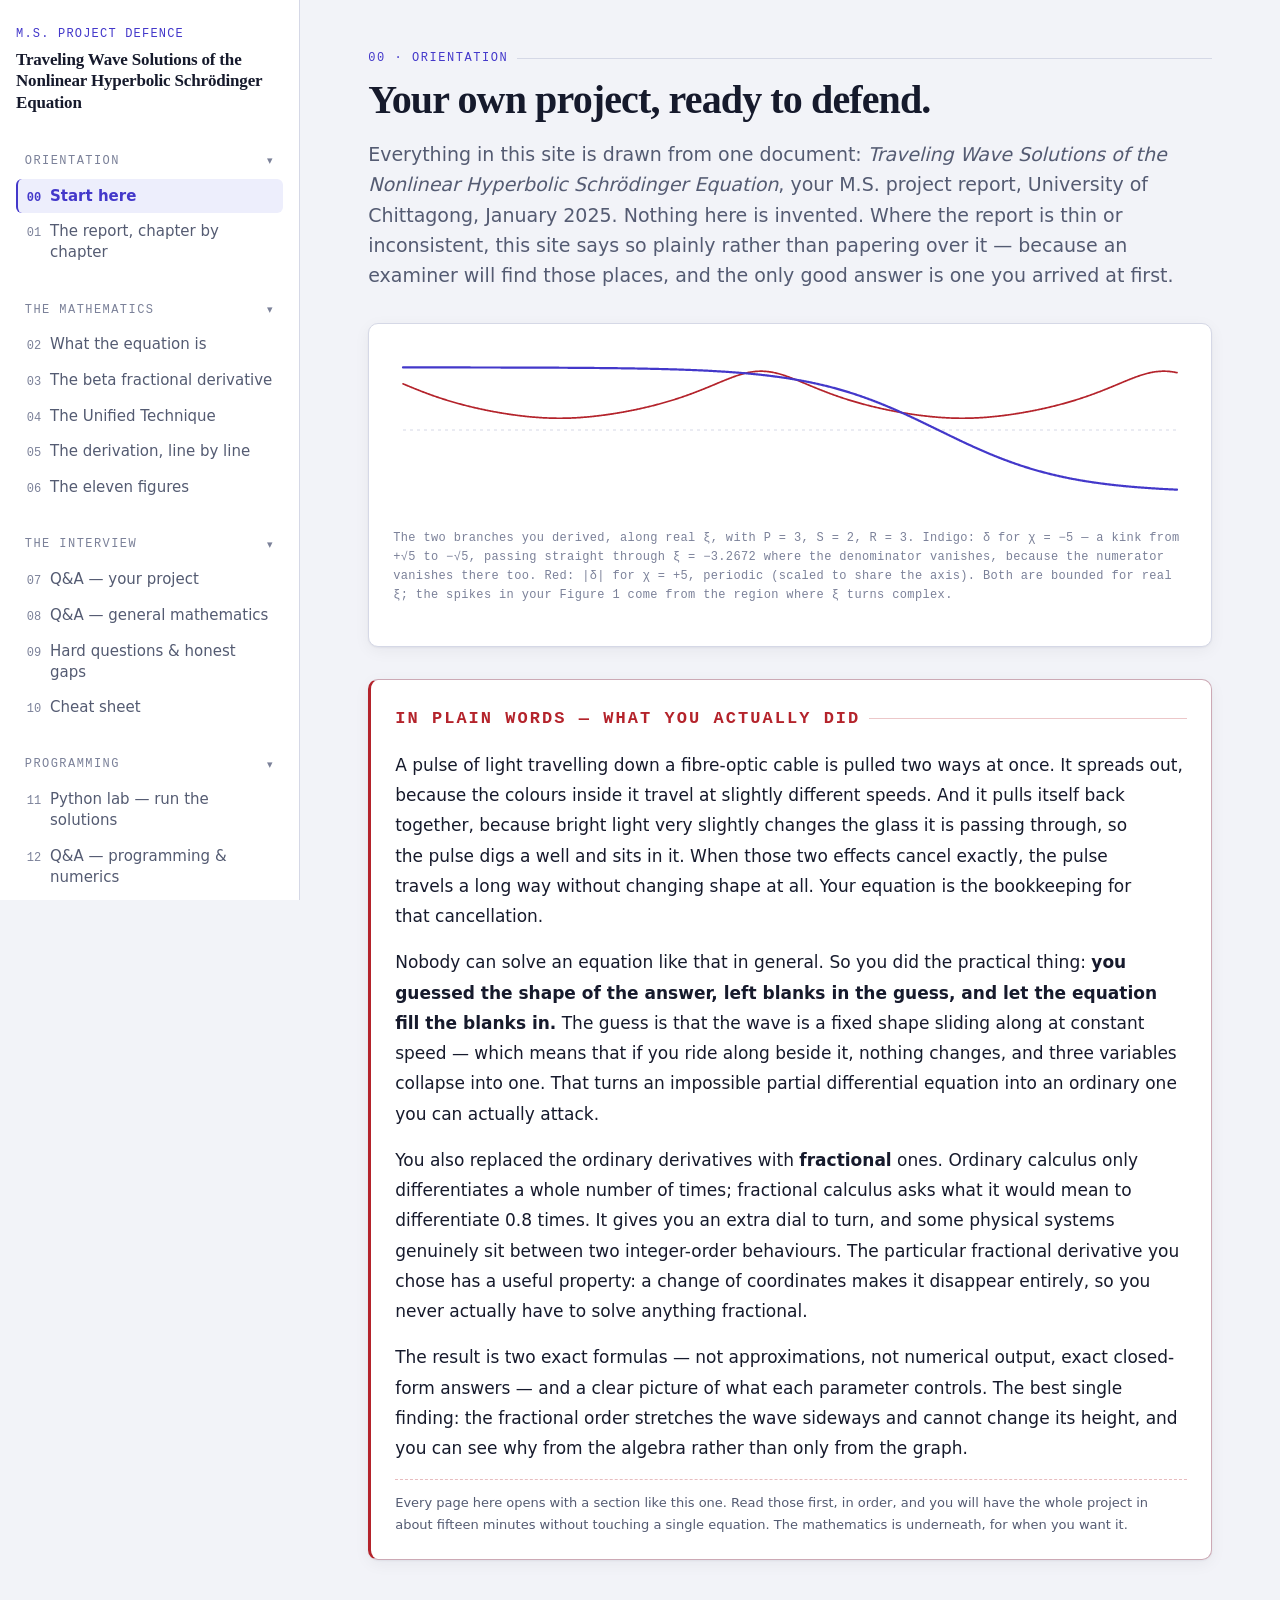
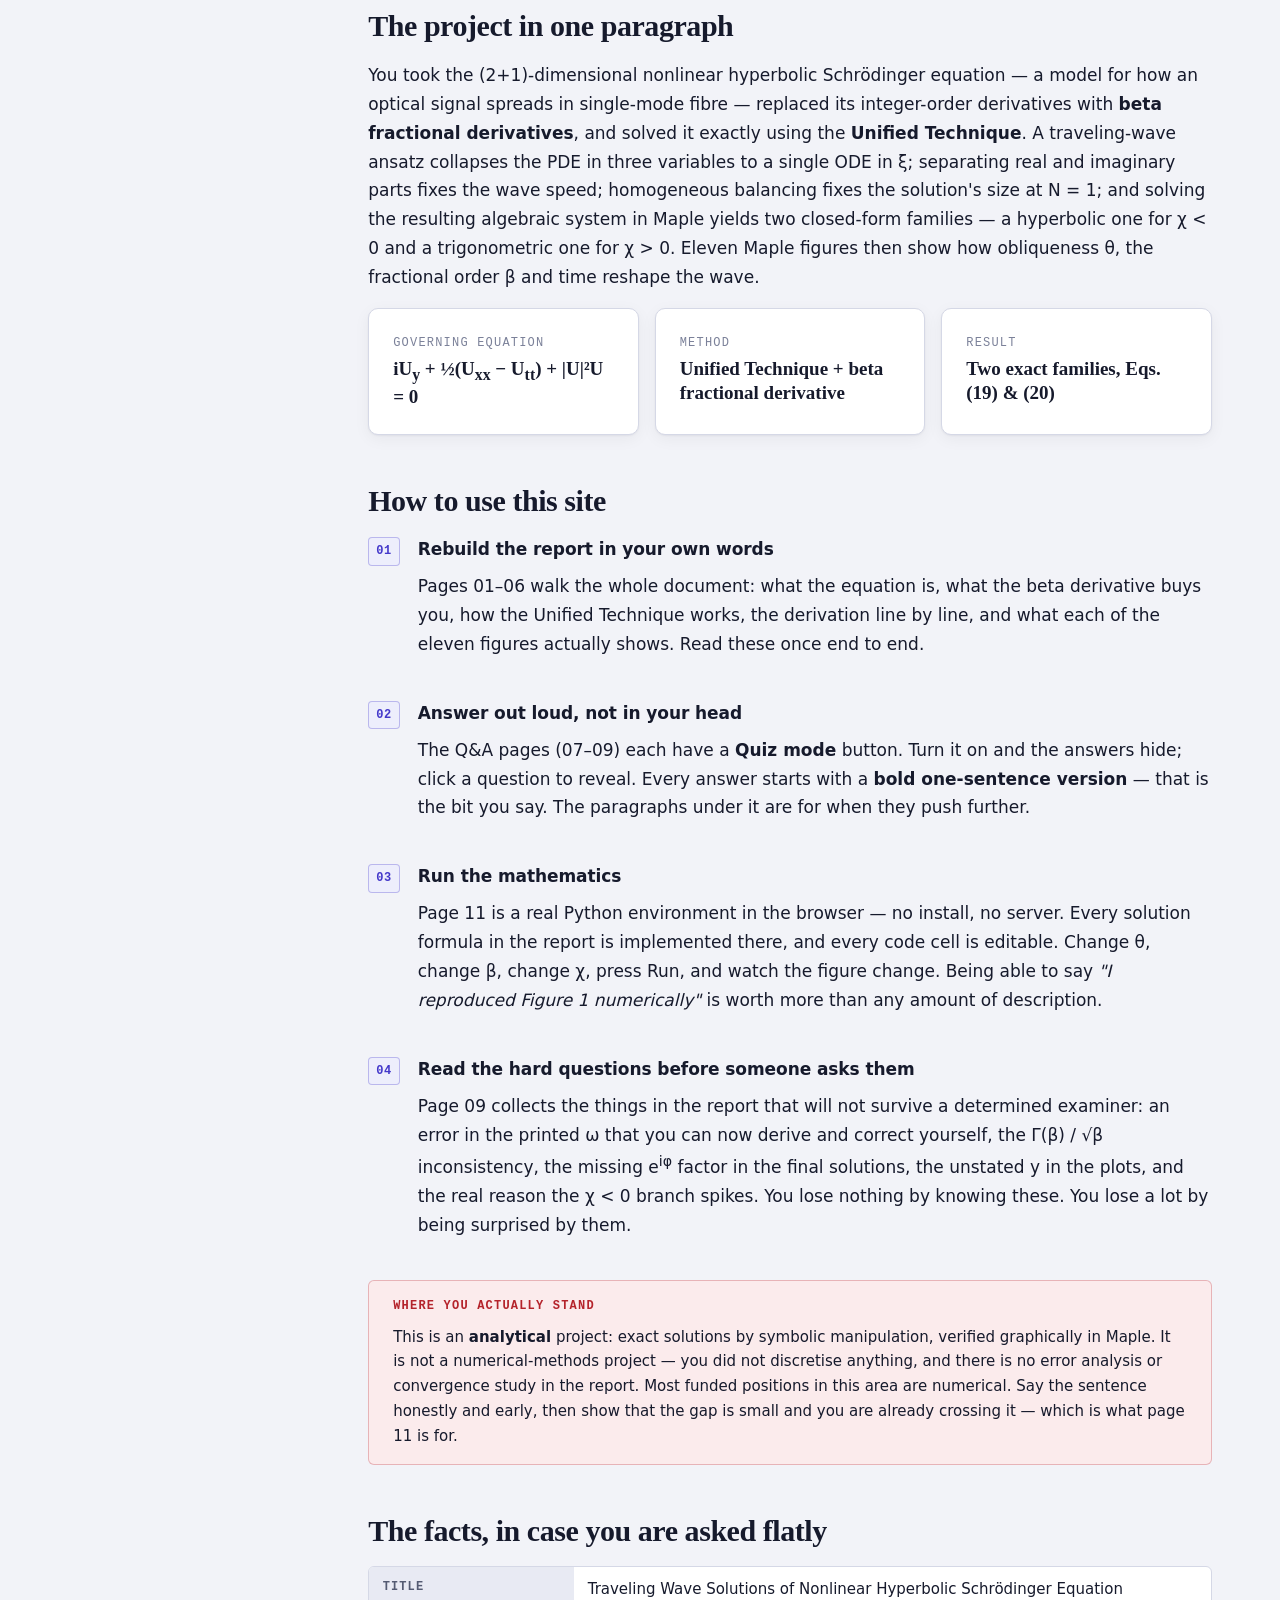
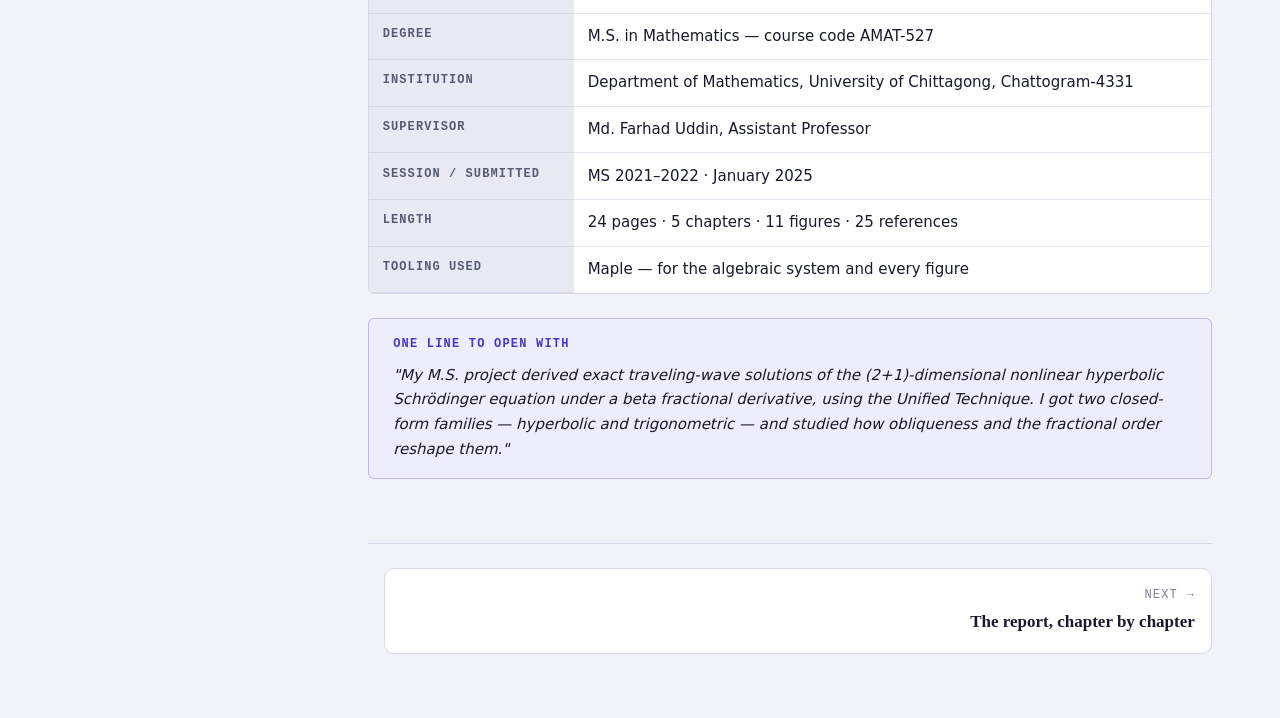
<file: index.html>
<!doctype html>
<html lang="en">
<head>
<meta charset="utf-8">
<meta name="viewport" content="width=device-width, initial-scale=1">
<title>Start here — NLHSE project defence</title>
<meta name="description" content="Interview preparation for the M.S. project 'Traveling Wave Solutions of the (2+1)-Dimensional Nonlinear Hyperbolic Schrödinger Equation'.">
<script>/* applied before first paint so the layout never jumps */
try{var d=document.documentElement,s=localStorage,t=s.getItem("nlhse.theme");
if(t==="dark"||t==="light")d.setAttribute("data-theme",t);
if(s.getItem("nlhse.nav")==="collapsed")d.setAttribute("data-nav","collapsed");}catch(e){}</script>
<link rel="stylesheet" href="assets/style.css">
</head>
<body data-page="index">
<a class="skip" href="#main">Skip to content</a>

<div class="topbar">
  <button class="btn btn-icon" type="button" data-menu aria-expanded="false" aria-label="Open navigation">☰</button>
  <span class="topbar-title">Start here</span>
  <button class="btn" type="button" data-theme-toggle></button>
</div>

<div class="shell">
  <aside class="sidebar"></aside>

  <main class="main" id="main">
    <div class="col">

      <p class="eyebrow">00 · Orientation</p>
      <h1>Your own project, ready to defend.</h1>
      <p class="lede">
        Everything in this site is drawn from one document: <em>Traveling Wave Solutions of
        the Nonlinear Hyperbolic Schrödinger Equation</em>, your M.S. project report,
        University of Chittagong, January 2025. Nothing here is invented. Where the report
        is thin or inconsistent, this site says so plainly rather than papering over it —
        because an examiner will find those places, and the only good answer is one you
        arrived at first.
      </p>

      <div class="hero">
        <canvas data-wave aria-label="The two solution branches plotted against the wave variable xi"></canvas>
        <p class="hero-cap">
          The two branches you derived, along real ξ, with P = 3, S = 2, R = 3.
          Indigo: δ for χ = −5 — a kink from +√5 to −√5, passing straight through
          ξ = −3.2672 where the denominator vanishes, because the numerator vanishes there too.
          Red: |δ| for χ = +5, periodic (scaled to share the axis). Both are bounded for real ξ;
          the spikes in your Figure 1 come from the region where ξ turns complex.
        </p>
      </div>

      <section class="plain">
        <p class="plain-label">In plain words — what you actually did</p>
        <p>
          A pulse of light travelling down a fibre-optic cable is pulled two ways at once. It
          spreads out, because the colours inside it travel at slightly different speeds. And it
          pulls itself back together, because bright light very slightly changes the glass it is
          passing through, so the pulse digs a well and sits in it. When those two effects cancel
          exactly, the pulse travels a long way without changing shape at all. Your equation is
          the bookkeeping for that cancellation.
        </p>
        <p>
          Nobody can solve an equation like that in general. So you did the practical thing:
          <strong>you guessed the shape of the answer, left blanks in the guess, and let the
          equation fill the blanks in.</strong> The guess is that the wave is a fixed shape
          sliding along at constant speed — which means that if you ride along beside it, nothing
          changes, and three variables collapse into one. That turns an impossible partial
          differential equation into an ordinary one you can actually attack.
        </p>
        <p>
          You also replaced the ordinary derivatives with <strong>fractional</strong> ones.
          Ordinary calculus only differentiates a whole number of times; fractional calculus asks
          what it would mean to differentiate 0.8 times. It gives you an extra dial to turn, and
          some physical systems genuinely sit between two integer-order behaviours. The particular
          fractional derivative you chose has a useful property: a change of coordinates makes it
          disappear entirely, so you never actually have to solve anything fractional.
        </p>
        <p>
          The result is two exact formulas — not approximations, not numerical output, exact
          closed-form answers — and a clear picture of what each parameter controls. The best
          single finding: the fractional order stretches the wave sideways and cannot change its
          height, and you can see why from the algebra rather than only from the graph.
        </p>
        <p class="aside">
          Every page here opens with a section like this one. Read those first, in order, and
          you will have the whole project in about fifteen minutes without touching a single
          equation. The mathematics is underneath, for when you want it.
        </p>
      </section>

      <h2>The project in one paragraph</h2>
      <p>
        You took the (2+1)-dimensional nonlinear hyperbolic Schrödinger equation — a model for
        how an optical signal spreads in single-mode fibre — replaced its integer-order
        derivatives with <strong>beta fractional derivatives</strong>, and solved it exactly using
        the <strong>Unified Technique</strong>. A traveling-wave ansatz collapses the PDE in three
        variables to a single ODE in ξ; separating real and imaginary parts fixes the wave
        speed; homogeneous balancing fixes the solution's size at N = 1; and solving the
        resulting algebraic system in Maple yields two closed-form families — a hyperbolic
        one for χ &lt; 0 and a trigonometric one for χ &gt; 0. Eleven Maple figures then show
        how obliqueness θ, the fractional order β and time reshape the wave.
      </p>

      <div class="grid grid-3">
        <div class="card stat"><span class="k">Governing equation</span><span class="v">iU<sub>y</sub> + ½(U<sub>xx</sub> − U<sub>tt</sub>) + |U|²U = 0</span></div>
        <div class="card stat"><span class="k">Method</span><span class="v">Unified Technique + beta fractional derivative</span></div>
        <div class="card stat"><span class="k">Result</span><span class="v">Two exact families, Eqs. (19) &amp; (20)</span></div>
      </div>

      <h2>How to use this site</h2>
      <ol class="steps">
        <li>
          <h4>Rebuild the report in your own words</h4>
          <p>
            Pages 01–06 walk the whole document: what the equation is, what the beta
            derivative buys you, how the Unified Technique works, the derivation line by
            line, and what each of the eleven figures actually shows. Read these once
            end to end.
          </p>
        </li>
        <li>
          <h4>Answer out loud, not in your head</h4>
          <p>
            The Q&amp;A pages (07–09) each have a <strong>Quiz mode</strong> button. Turn it on
            and the answers hide; click a question to reveal. Every answer starts with a
            <strong>bold one-sentence version</strong> — that is the bit you say. The paragraphs
            under it are for when they push further.
          </p>
        </li>
        <li>
          <h4>Run the mathematics</h4>
          <p>
            Page 11 is a real Python environment in the browser — no install, no server.
            Every solution formula in the report is implemented there, and every code cell
            is editable. Change θ, change β, change χ, press Run, and watch the figure
            change. Being able to say <em>"I reproduced Figure 1 numerically"</em> is worth
            more than any amount of description.
          </p>
        </li>
        <li>
          <h4>Read the hard questions before someone asks them</h4>
          <p>
            Page 09 collects the things in the report that will not survive a determined
            examiner: an error in the printed ω that you can now derive and correct yourself,
            the Γ(β) / √β inconsistency, the missing e<sup>iφ</sup> factor in the final
            solutions, the unstated y in the plots, and the real reason the χ &lt; 0 branch
            spikes. You lose nothing by knowing these. You lose a lot by being surprised by them.
          </p>
        </li>
      </ol>

      <div class="note info">
        <p class="note-title">Where you actually stand</p>
        <p>
          This is an <strong>analytical</strong> project: exact solutions by symbolic manipulation,
          verified graphically in Maple. It is not a numerical-methods project — you did not
          discretise anything, and there is no error analysis or convergence study in the
          report. Most funded positions in this area are numerical. Say the sentence
          honestly and early, then show that the gap is small and you are already crossing
          it — which is what page 11 is for.
        </p>
      </div>

      <h2>The facts, in case you are asked flatly</h2>
      <div class="tw">
        <table>
          <tbody>
            <tr><th>Title</th><td>Traveling Wave Solutions of Nonlinear Hyperbolic Schrödinger Equation</td></tr>
            <tr><th>Degree</th><td>M.S. in Mathematics — course code AMAT-527</td></tr>
            <tr><th>Institution</th><td>Department of Mathematics, University of Chittagong, Chattogram-4331</td></tr>
            <tr><th>Supervisor</th><td>Md. Farhad Uddin, Assistant Professor</td></tr>
            <tr><th>Session / submitted</th><td>MS 2021–2022 · January 2025</td></tr>
            <tr><th>Length</th><td>24 pages · 5 chapters · 11 figures · 25 references</td></tr>
            <tr><th>Tooling used</th><td>Maple — for the algebraic system and every figure</td></tr>
          </tbody>
        </table>
      </div>

      <div class="note good">
        <p class="note-title">One line to open with</p>
        <p>
          <em>"My M.S. project derived exact traveling-wave solutions of the
          (2+1)-dimensional nonlinear hyperbolic Schrödinger equation under a beta
          fractional derivative, using the Unified Technique. I got two closed-form
          families — hyperbolic and trigonometric — and studied how obliqueness and the
          fractional order reshape them."</em>
        </p>
      </div>

      <nav data-pagenav></nav>
    </div>
  </main>
</div>

<script src="assets/app.js"></script>
</body>
</html>
</file>
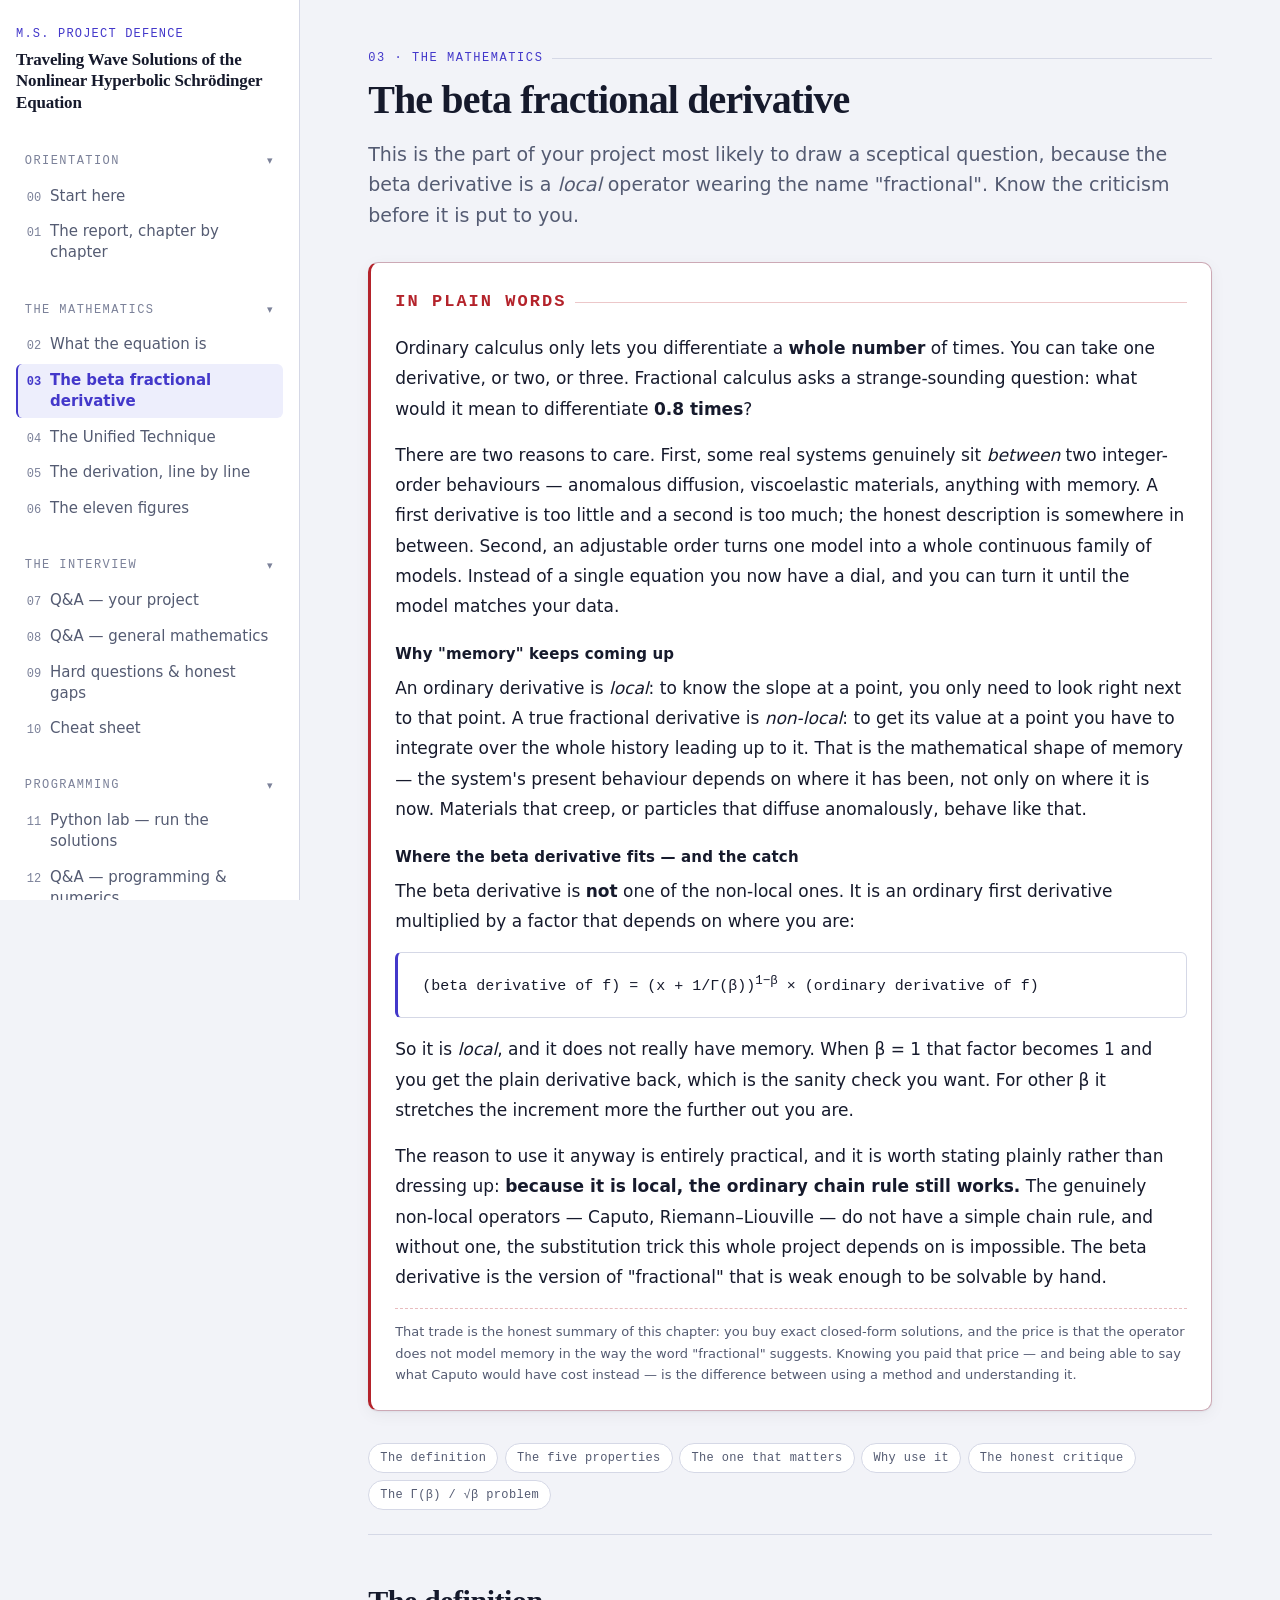
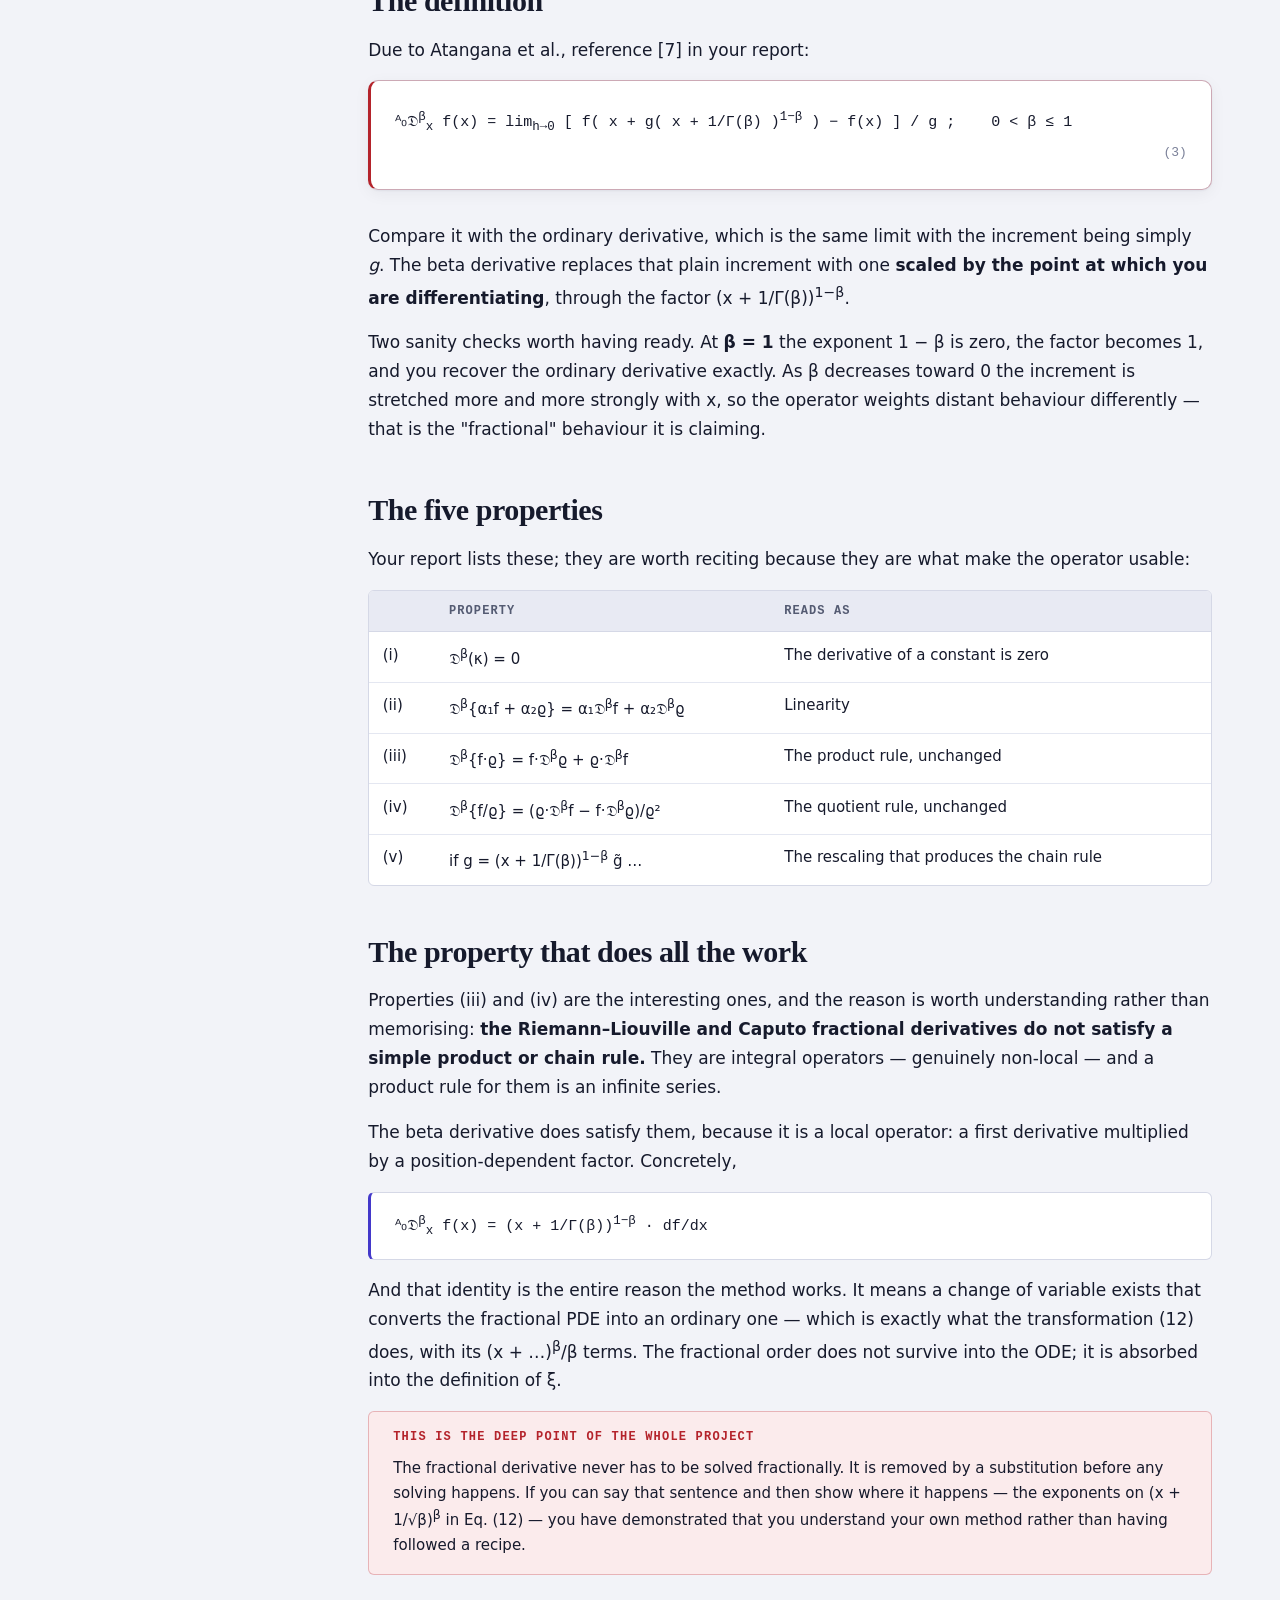
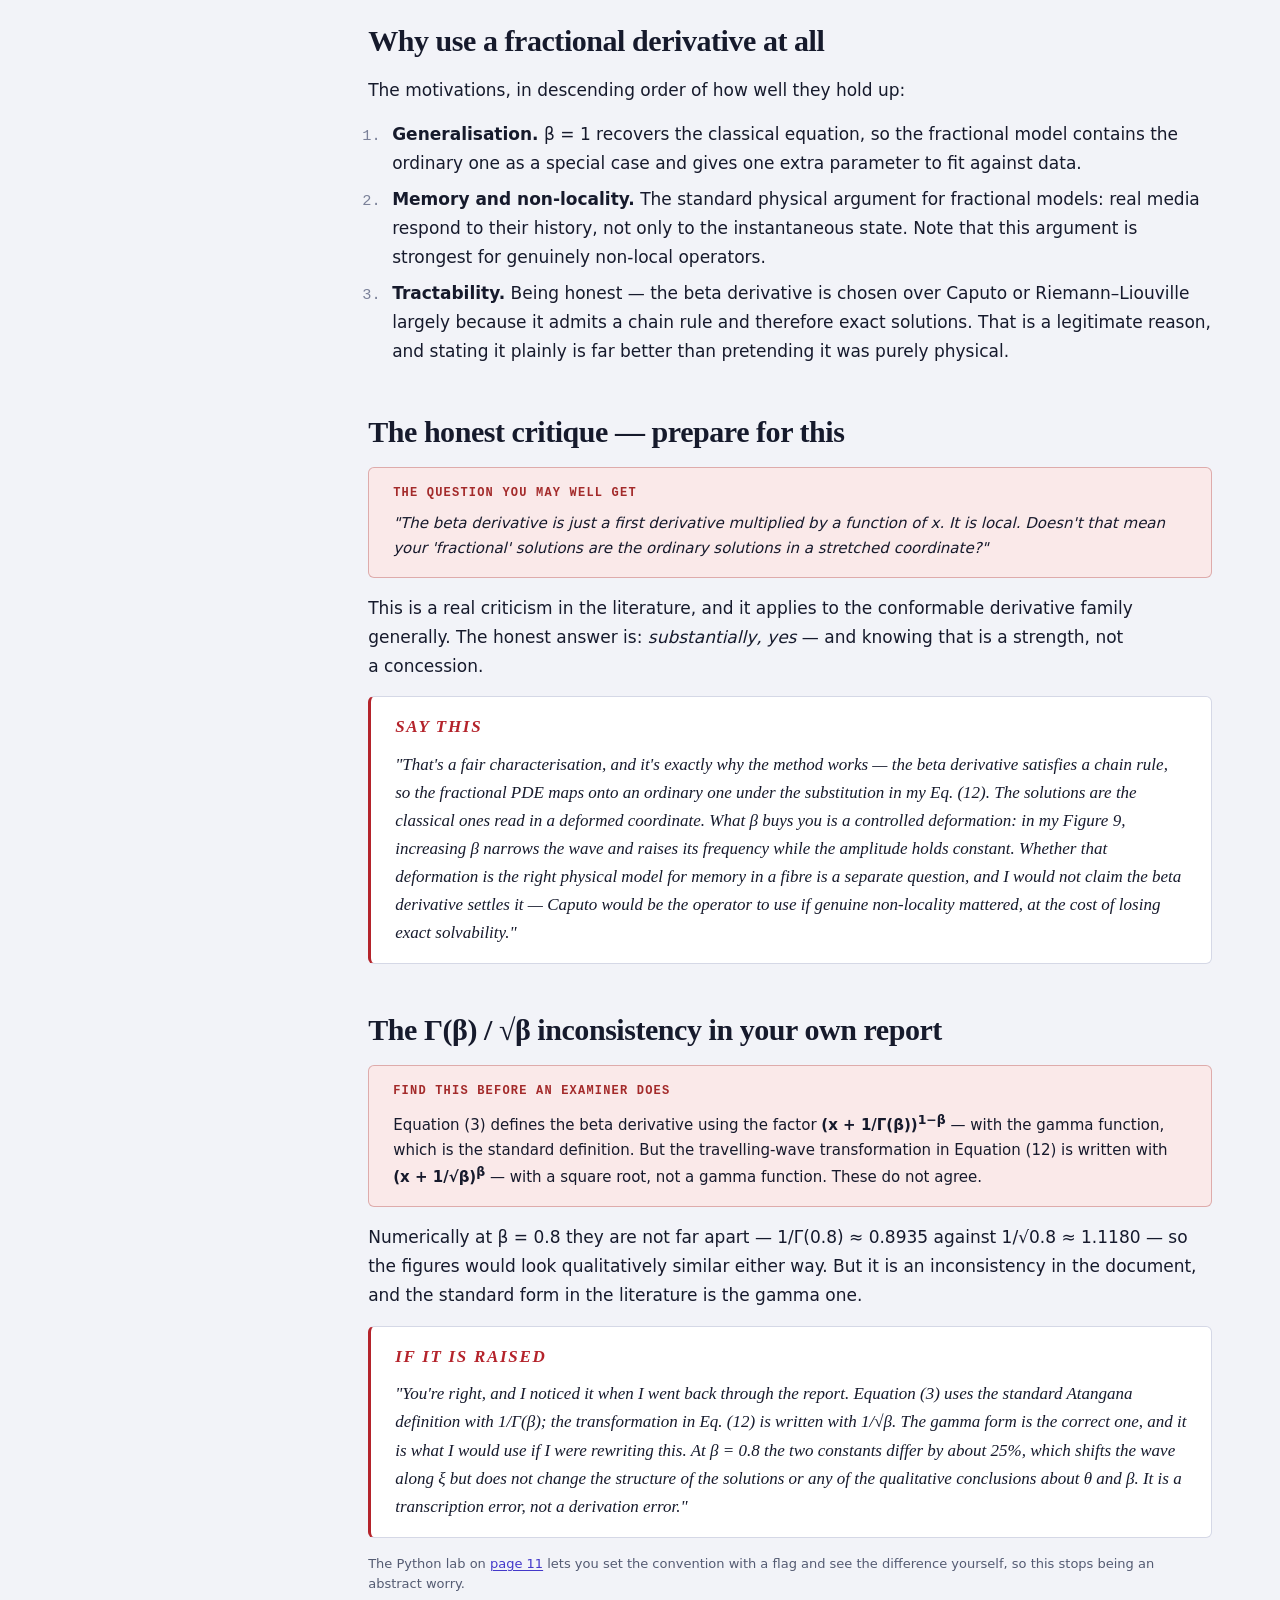
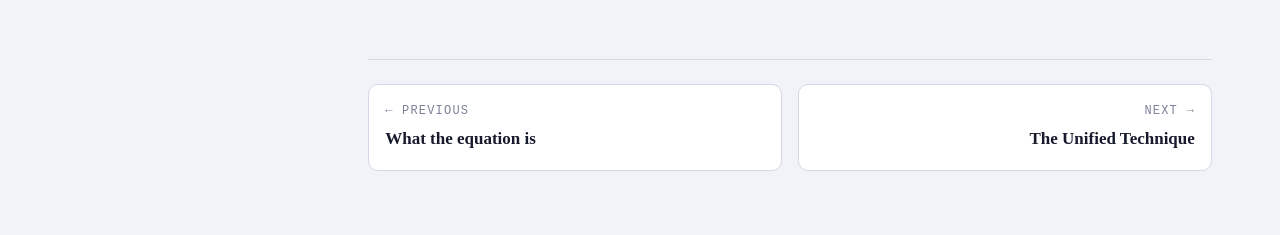
<file: beta.html>
<!doctype html>
<html lang="en">
<head>
<meta charset="utf-8">
<meta name="viewport" content="width=device-width, initial-scale=1">
<title>The beta fractional derivative — NLHSE project defence</title>
<script>/* applied before first paint so the layout never jumps */
try{var d=document.documentElement,s=localStorage,t=s.getItem("nlhse.theme");
if(t==="dark"||t==="light")d.setAttribute("data-theme",t);
if(s.getItem("nlhse.nav")==="collapsed")d.setAttribute("data-nav","collapsed");}catch(e){}</script>
<link rel="stylesheet" href="assets/style.css">
</head>
<body data-page="beta">
<a class="skip" href="#main">Skip to content</a>

<div class="topbar">
  <button class="btn btn-icon" type="button" data-menu aria-expanded="false" aria-label="Open navigation">☰</button>
  <span class="topbar-title">Beta fractional derivative</span>
  <button class="btn" type="button" data-theme-toggle></button>
</div>

<div class="shell">
  <aside class="sidebar"></aside>

  <main class="main" id="main">
    <div class="col">

      <p class="eyebrow">03 · The mathematics</p>
      <h1>The beta fractional derivative</h1>
      <p class="lede">
        This is the part of your project most likely to draw a sceptical question, because
        the beta derivative is a <em>local</em> operator wearing the name "fractional". Know
        the criticism before it is put to you.
      </p>

      <section class="plain">
        <p class="plain-label">In plain words</p>
        <p>
          Ordinary calculus only lets you differentiate a <strong>whole number</strong> of
          times. You can take one derivative, or two, or three. Fractional calculus asks a
          strange-sounding question: what would it mean to differentiate <strong>0.8
          times</strong>?
        </p>
        <p>
          There are two reasons to care. First, some real systems genuinely sit
          <em>between</em> two integer-order behaviours — anomalous diffusion, viscoelastic
          materials, anything with memory. A first derivative is too little and a second is too
          much; the honest description is somewhere in between. Second, an adjustable order
          turns one model into a whole continuous family of models. Instead of a single
          equation you now have a dial, and you can turn it until the model matches your data.
        </p>

        <h3>Why "memory" keeps coming up</h3>
        <p>
          An ordinary derivative is <em>local</em>: to know the slope at a point, you only need
          to look right next to that point. A true fractional derivative is <em>non-local</em>:
          to get its value at a point you have to integrate over the whole history leading up
          to it. That is the mathematical shape of memory — the system's present behaviour
          depends on where it has been, not only on where it is now. Materials that creep, or
          particles that diffuse anomalously, behave like that.
        </p>

        <h3>Where the beta derivative fits — and the catch</h3>
        <p>
          The beta derivative is <strong>not</strong> one of the non-local ones. It is an
          ordinary first derivative multiplied by a factor that depends on where you are:
        </p>
        <div class="eq"><div>(beta derivative of f) = (x + 1/Γ(β))<sup>1−β</sup> × (ordinary derivative of f)</div></div>
        <p>
          So it is <em>local</em>, and it does not really have memory. When β = 1 that factor
          becomes 1 and you get the plain derivative back, which is the sanity check you want.
          For other β it stretches the increment more the further out you are.
        </p>
        <p>
          The reason to use it anyway is entirely practical, and it is worth stating plainly
          rather than dressing up: <strong>because it is local, the ordinary chain rule still
          works.</strong> The genuinely non-local operators — Caputo, Riemann–Liouville — do not
          have a simple chain rule, and without one, the substitution trick this whole project
          depends on is impossible. The beta derivative is the version of "fractional" that is
          weak enough to be solvable by hand.
        </p>
        <p class="aside">
          That trade is the honest summary of this chapter: you buy exact closed-form solutions,
          and the price is that the operator does not model memory in the way the word
          "fractional" suggests. Knowing you paid that price — and being able to say what
          Caputo would have cost instead — is the difference between using a method and
          understanding it.
        </p>
      </section>

      <nav class="jump">
        <a href="#def">The definition</a>
        <a href="#props">The five properties</a>
        <a href="#chain">The one that matters</a>
        <a href="#why">Why use it</a>
        <a href="#critique">The honest critique</a>
        <a href="#gamma">The Γ(β) / √β problem</a>
      </nav>

      <h2 id="def">The definition</h2>
      <p>Due to Atangana et al., reference [7] in your report:</p>
      <div class="eq plain">
        <div>ᴬ₀𝔇<sup>β</sup><sub>x</sub> f(x) = lim<sub>h→0</sub> [ f( x + g( x + 1/Γ(β) )<sup>1−β</sup> ) − f(x) ] / g ;    0 &lt; β ≤ 1</div>
        <div class="num" style="text-align:right">(3)</div>
      </div>
      <p>
        Compare it with the ordinary derivative, which is the same limit with the increment
        being simply <em>g</em>. The beta derivative replaces that plain increment with one
        <strong>scaled by the point at which you are differentiating</strong>, through the factor
        (x + 1/Γ(β))<sup>1−β</sup>.
      </p>
      <p>
        Two sanity checks worth having ready. At <strong>β = 1</strong> the exponent 1 − β is zero,
        the factor becomes 1, and you recover the ordinary derivative exactly. As β decreases
        toward 0 the increment is stretched more and more strongly with x, so the operator
        weights distant behaviour differently — that is the "fractional" behaviour it is
        claiming.
      </p>

      <h2 id="props">The five properties</h2>
      <p>Your report lists these; they are worth reciting because they are what make the operator usable:</p>
      <div class="tw">
        <table>
          <thead><tr><th></th><th>Property</th><th>Reads as</th></tr></thead>
          <tbody>
            <tr><td>(i)</td><td>𝔇<sup>β</sup>(κ) = 0</td><td>The derivative of a constant is zero</td></tr>
            <tr><td>(ii)</td><td>𝔇<sup>β</sup>{α₁f + α₂ϱ} = α₁𝔇<sup>β</sup>f + α₂𝔇<sup>β</sup>ϱ</td><td>Linearity</td></tr>
            <tr><td>(iii)</td><td>𝔇<sup>β</sup>{f·ϱ} = f·𝔇<sup>β</sup>ϱ + ϱ·𝔇<sup>β</sup>f</td><td>The product rule, unchanged</td></tr>
            <tr><td>(iv)</td><td>𝔇<sup>β</sup>{f/ϱ} = (ϱ·𝔇<sup>β</sup>f − f·𝔇<sup>β</sup>ϱ)/ϱ²</td><td>The quotient rule, unchanged</td></tr>
            <tr><td>(v)</td><td>if g = (x + 1/Γ(β))<sup>1−β</sup> g̃ …</td><td>The rescaling that produces the chain rule</td></tr>
          </tbody>
        </table>
      </div>

      <h2 id="chain">The property that does all the work</h2>
      <p>
        Properties (iii) and (iv) are the interesting ones, and the reason is worth
        understanding rather than memorising: <strong>the Riemann–Liouville and Caputo
        fractional derivatives do not satisfy a simple product or chain rule.</strong> They are
        integral operators — genuinely non-local — and a product rule for them is an infinite
        series.
      </p>
      <p>
        The beta derivative does satisfy them, because it is a local operator: a
        first derivative multiplied by a position-dependent factor. Concretely,
      </p>
      <div class="eq">
        <div>ᴬ₀𝔇<sup>β</sup><sub>x</sub> f(x) = (x + 1/Γ(β))<sup>1−β</sup> · df/dx</div>
      </div>
      <p>
        And that identity is the entire reason the method works. It means a change of variable
        exists that converts the fractional PDE into an ordinary one — which is exactly what
        the transformation (12) does, with its (x + …)<sup>β</sup>/β terms. The fractional
        order does not survive into the ODE; it is absorbed into the definition of ξ.
      </p>

      <div class="note info">
        <p class="note-title">This is the deep point of the whole project</p>
        <p>
          The fractional derivative never has to be solved fractionally. It is removed by a
          substitution before any solving happens. If you can say that sentence and then show
          where it happens — the exponents on (x + 1/√β)<sup>β</sup> in Eq. (12) — you have
          demonstrated that you understand your own method rather than having followed a recipe.
        </p>
      </div>

      <h2 id="why">Why use a fractional derivative at all</h2>
      <p>The motivations, in descending order of how well they hold up:</p>
      <ol>
        <li>
          <strong>Generalisation.</strong> β = 1 recovers the classical equation, so the
          fractional model contains the ordinary one as a special case and gives one extra
          parameter to fit against data.
        </li>
        <li>
          <strong>Memory and non-locality.</strong> The standard physical argument for fractional
          models: real media respond to their history, not only to the instantaneous state.
          Note that this argument is strongest for genuinely non-local operators.
        </li>
        <li>
          <strong>Tractability.</strong> Being honest — the beta derivative is chosen over
          Caputo or Riemann–Liouville largely because it admits a chain rule and therefore
          exact solutions. That is a legitimate reason, and stating it plainly is far better
          than pretending it was purely physical.
        </li>
      </ol>

      <h2 id="critique">The honest critique — prepare for this</h2>
      <div class="note risk">
        <p class="note-title">The question you may well get</p>
        <p>
          <em>"The beta derivative is just a first derivative multiplied by a function of x.
          It is local. Doesn't that mean your 'fractional' solutions are the ordinary
          solutions in a stretched coordinate?"</em>
        </p>
      </div>
      <p>
        This is a real criticism in the literature, and it applies to the conformable
        derivative family generally. The honest answer is: <em>substantially, yes</em> — and
        knowing that is a strength, not a concession.
      </p>
      <div class="say">
        <p class="say-label">Say this</p>
        <p>
          "That's a fair characterisation, and it's exactly why the method works — the beta
          derivative satisfies a chain rule, so the fractional PDE maps onto an ordinary one
          under the substitution in my Eq. (12). The solutions are the classical ones read in
          a deformed coordinate. What β buys you is a controlled deformation: in my Figure 9,
          increasing β narrows the wave and raises its frequency while the amplitude holds
          constant. Whether that deformation is the right physical model for memory in a
          fibre is a separate question, and I would not claim the beta derivative settles it —
          Caputo would be the operator to use if genuine non-locality mattered, at the cost
          of losing exact solvability."
        </p>
      </div>

      <h2 id="gamma">The Γ(β) / √β inconsistency in your own report</h2>
      <div class="note risk">
        <p class="note-title">Find this before an examiner does</p>
        <p>
          Equation (3) defines the beta derivative using the factor
          <strong>(x + 1/Γ(β))<sup>1−β</sup></strong> — with the gamma function, which is the
          standard definition. But the travelling-wave transformation in Equation (12) is
          written with <strong>(x + 1/√β)<sup>β</sup></strong> — with a square root, not a gamma
          function. These do not agree.
        </p>
      </div>
      <p>
        Numerically at β = 0.8 they are not far apart — 1/Γ(0.8) ≈ 0.8935 against 1/√0.8 ≈
        1.1180 — so the figures would look qualitatively similar either way. But it is an
        inconsistency in the document, and the standard form in the literature is the gamma
        one.
      </p>
      <div class="say">
        <p class="say-label">If it is raised</p>
        <p>
          "You're right, and I noticed it when I went back through the report. Equation (3) uses
          the standard Atangana definition with 1/Γ(β); the transformation in Eq. (12) is
          written with 1/√β. The gamma form is the correct one, and it is what I would use if
          I were rewriting this. At β = 0.8 the two constants differ by about 25%, which
          shifts the wave along ξ but does not change the structure of the solutions or any of
          the qualitative conclusions about θ and β. It is a transcription error, not a
          derivation error."
        </p>
      </div>
      <p class="footnote">
        The Python lab on <a href="lab.html">page 11</a> lets you set the convention with a
        flag and see the difference yourself, so this stops being an abstract worry.
      </p>

      <nav data-pagenav></nav>
    </div>
  </main>
</div>

<script src="assets/app.js"></script>
</body>
</html>
</file>
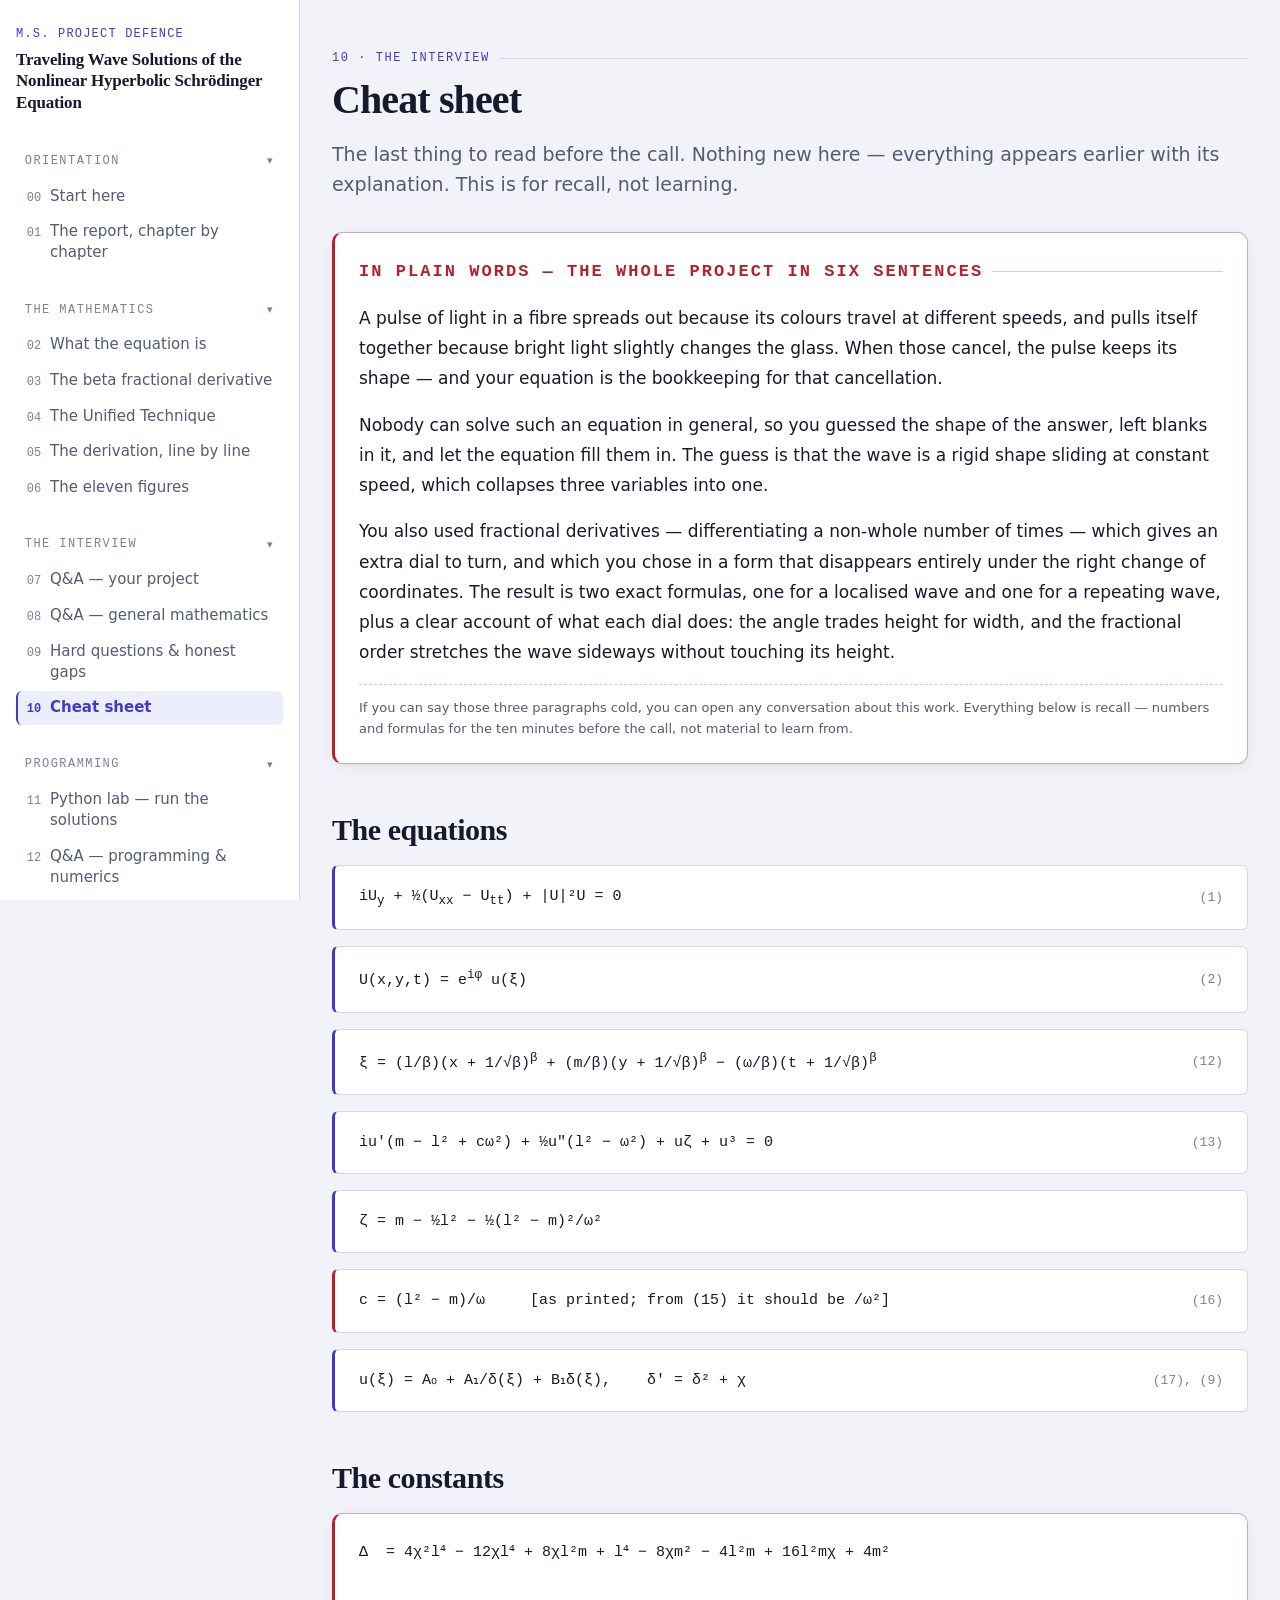
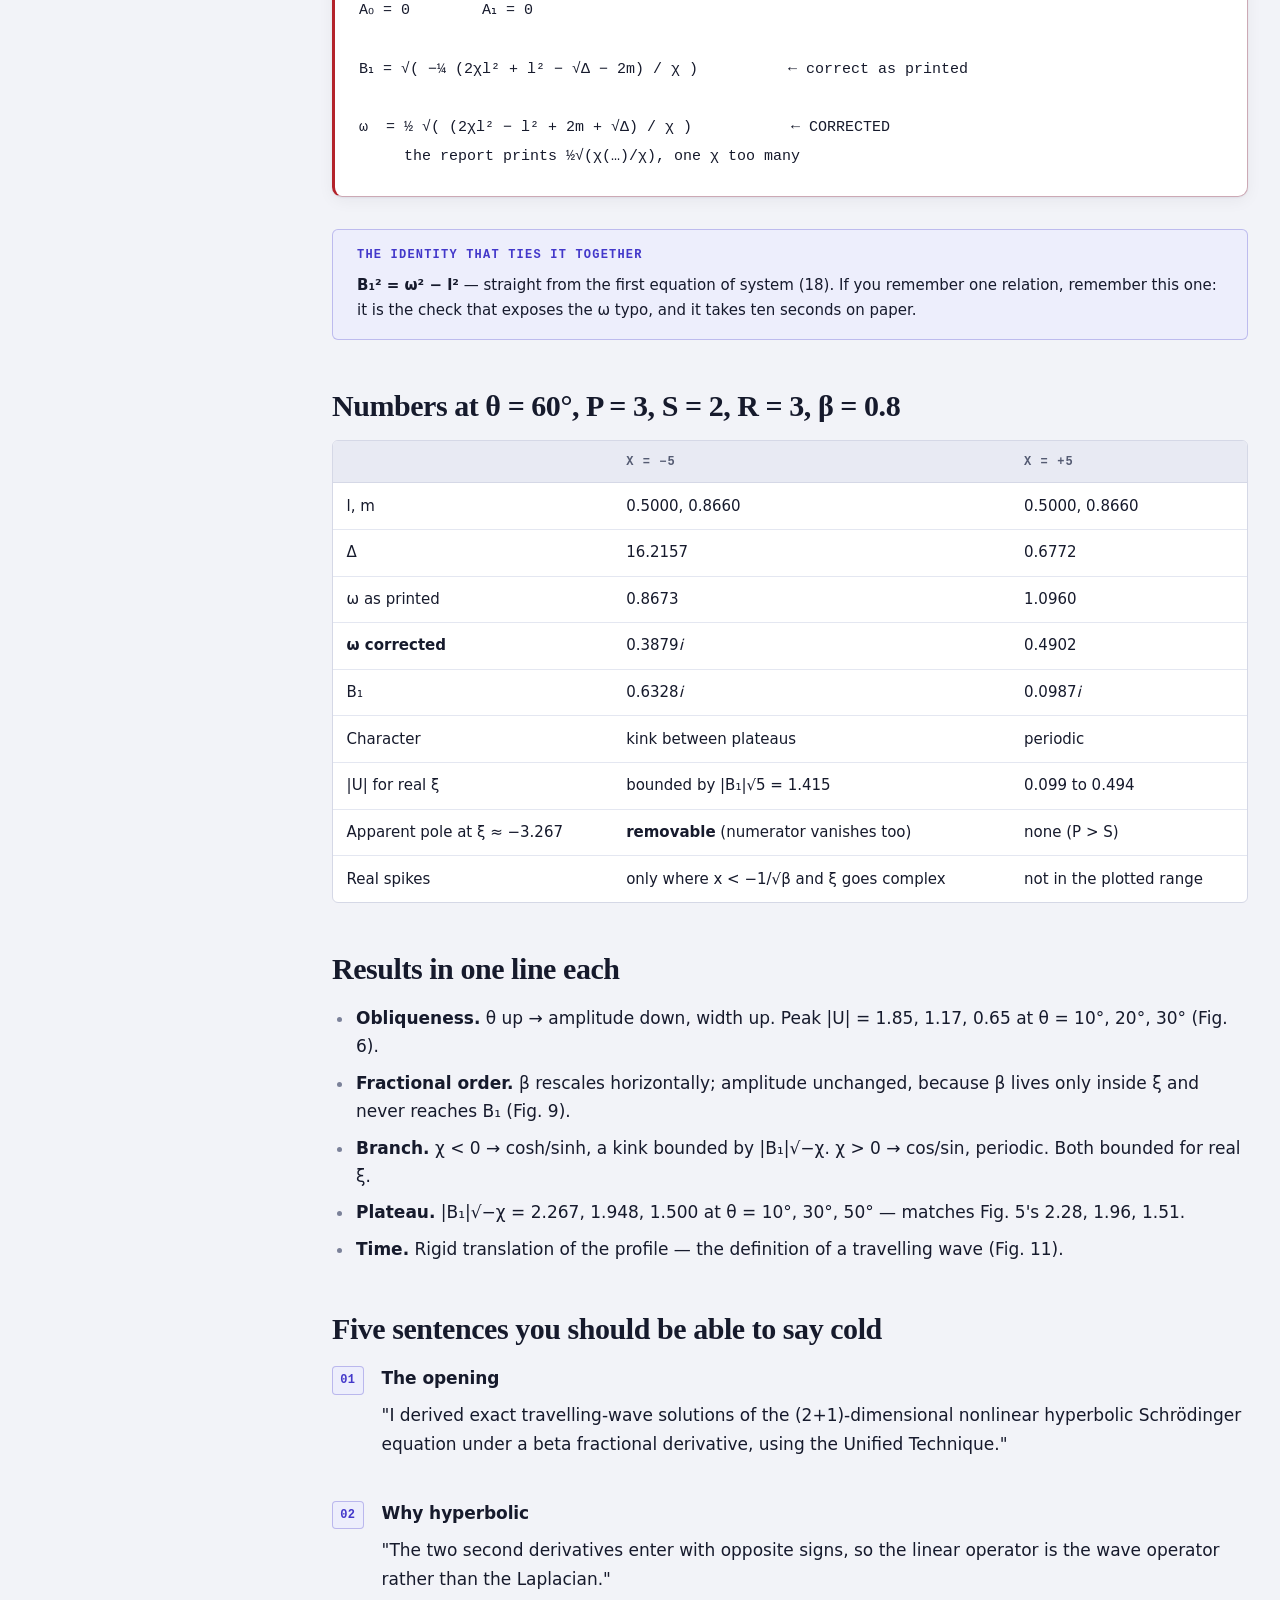
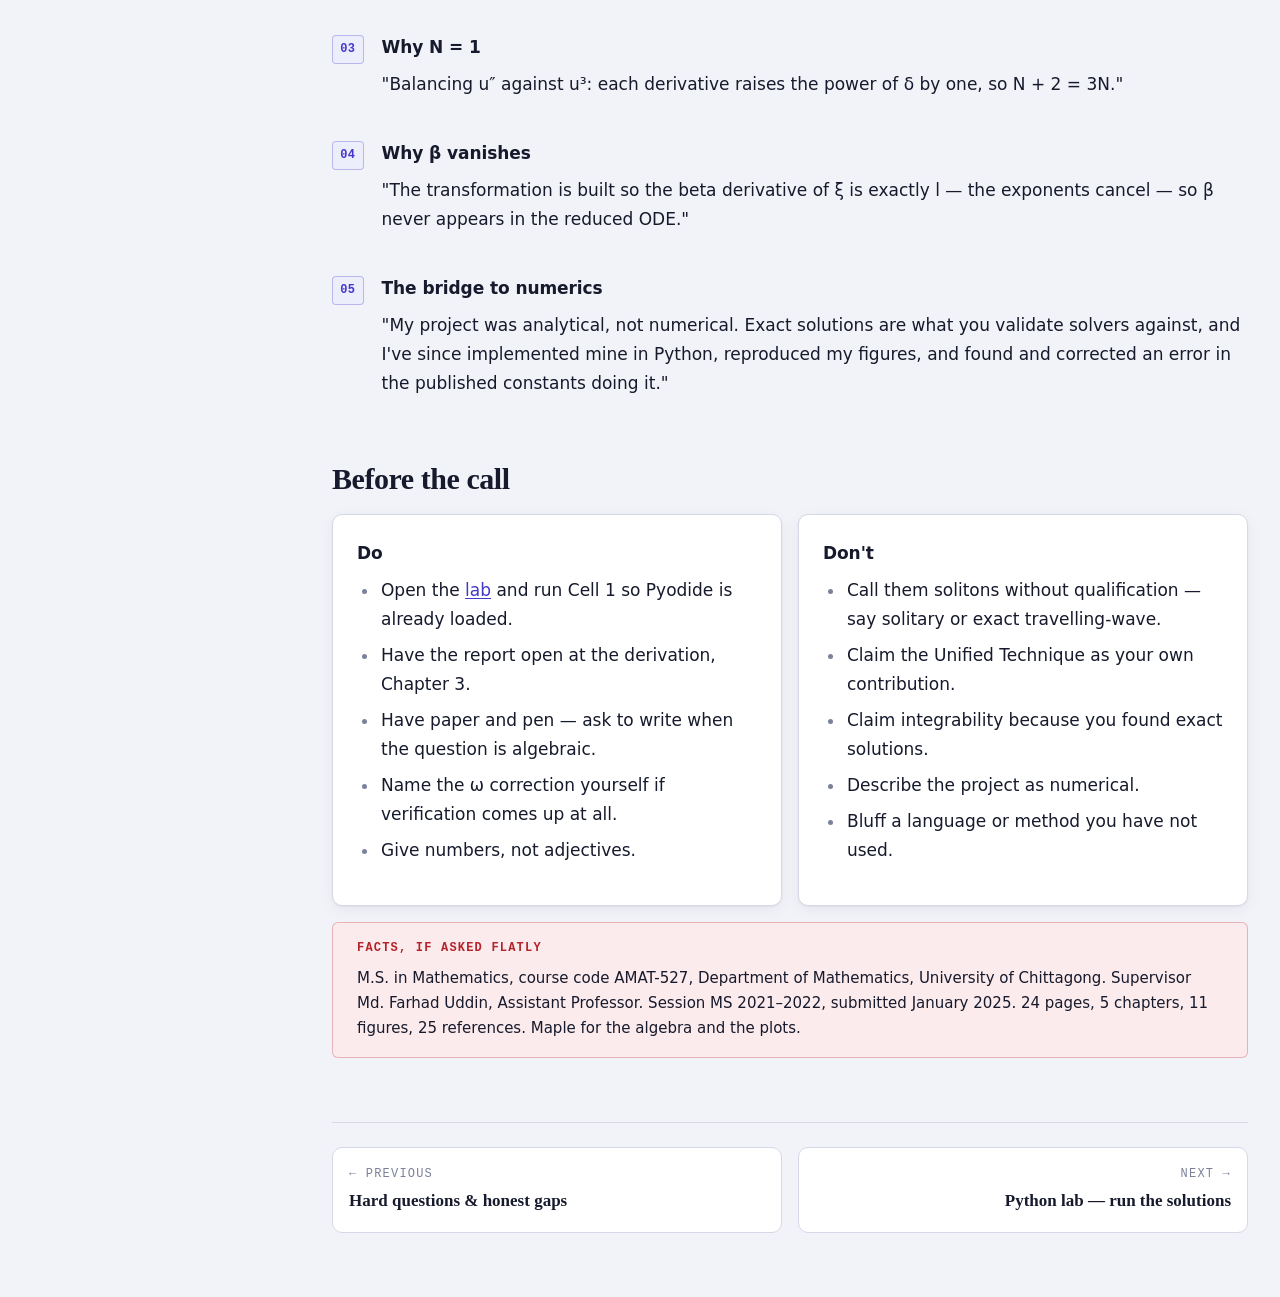
<file: cheatsheet.html>
<!doctype html>
<html lang="en">
<head>
<meta charset="utf-8">
<meta name="viewport" content="width=device-width, initial-scale=1">
<title>Cheat sheet — NLHSE project defence</title>
<script>/* applied before first paint so the layout never jumps */
try{var d=document.documentElement,s=localStorage,t=s.getItem("nlhse.theme");
if(t==="dark"||t==="light")d.setAttribute("data-theme",t);
if(s.getItem("nlhse.nav")==="collapsed")d.setAttribute("data-nav","collapsed");}catch(e){}</script>
<link rel="stylesheet" href="assets/style.css">
</head>
<body data-page="cheatsheet">
<a class="skip" href="#main">Skip to content</a>

<div class="topbar">
  <button class="btn btn-icon" type="button" data-menu aria-expanded="false" aria-label="Open navigation">☰</button>
  <span class="topbar-title">Cheat sheet</span>
  <button class="btn" type="button" data-theme-toggle></button>
</div>

<div class="shell">
  <aside class="sidebar"></aside>

  <main class="main" id="main">
    <div class="col col-wide">

      <p class="eyebrow">10 · The interview</p>
      <h1>Cheat sheet</h1>
      <p class="lede">
        The last thing to read before the call. Nothing new here — everything appears earlier
        with its explanation. This is for recall, not learning.
      </p>

      <section class="plain">
        <p class="plain-label">In plain words — the whole project in six sentences</p>
        <p>
          A pulse of light in a fibre spreads out because its colours travel at different speeds,
          and pulls itself together because bright light slightly changes the glass. When those
          cancel, the pulse keeps its shape — and your equation is the bookkeeping for that
          cancellation.
        </p>
        <p>
          Nobody can solve such an equation in general, so you guessed the shape of the answer,
          left blanks in it, and let the equation fill them in. The guess is that the wave is a
          rigid shape sliding at constant speed, which collapses three variables into one.
        </p>
        <p>
          You also used fractional derivatives — differentiating a non-whole number of times —
          which gives an extra dial to turn, and which you chose in a form that disappears
          entirely under the right change of coordinates. The result is two exact formulas, one
          for a localised wave and one for a repeating wave, plus a clear account of what each
          dial does: the angle trades height for width, and the fractional order stretches the
          wave sideways without touching its height.
        </p>
        <p class="aside">
          If you can say those three paragraphs cold, you can open any conversation about this
          work. Everything below is recall — numbers and formulas for the ten minutes before the
          call, not material to learn from.
        </p>
      </section>

      <h2>The equations</h2>
      <div class="eq"><div>iU<sub>y</sub> + ½(U<sub>xx</sub> − U<sub>tt</sub>) + |U|²U = 0</div><span class="num">(1)</span></div>
      <div class="eq"><div>U(x,y,t) = e<sup>iφ</sup> u(ξ)</div><span class="num">(2)</span></div>
      <div class="eq"><div>ξ = (l/β)(x + 1/√β)<sup>β</sup> + (m/β)(y + 1/√β)<sup>β</sup> − (ω/β)(t + 1/√β)<sup>β</sup></div><span class="num">(12)</span></div>
      <div class="eq"><div>iu′(m − l² + cω²) + ½u″(l² − ω²) + uζ + u³ = 0</div><span class="num">(13)</span></div>
      <div class="eq"><div>ζ = m − ½l² − ½(l² − m)²/ω²</div></div>
      <div class="eq eq-2"><div>c = (l² − m)/ω     [as printed; from (15) it should be /ω²]</div><span class="num">(16)</span></div>
      <div class="eq"><div>u(ξ) = A₀ + A₁/δ(ξ) + B₁δ(ξ),    δ′ = δ² + χ</div><span class="num">(17), (9)</span></div>

      <h2>The constants</h2>
      <div class="eq plain">
        <div>Δ  = 4χ²l⁴ − 12χl⁴ + 8χl²m + l⁴ − 8χm² − 4l²m + 16l²mχ + 4m²

A₀ = 0        A₁ = 0

B₁ = √( −¼ (2χl² + l² − √Δ − 2m) / χ )          ← correct as printed

ω  = ½ √( (2χl² − l² + 2m + √Δ) / χ )           ← CORRECTED
     the report prints ½√(χ(…)/χ), one χ too many</div>
      </div>
      <div class="note good">
        <p class="note-title">The identity that ties it together</p>
        <p>
          <strong>B₁² = ω² − l²</strong> — straight from the first equation of system (18).
          If you remember one relation, remember this one: it is the check that exposes the ω
          typo, and it takes ten seconds on paper.
        </p>
      </div>

      <h2>Numbers at θ = 60°, P = 3, S = 2, R = 3, β = 0.8</h2>
      <div class="tw">
        <table>
          <thead><tr><th></th><th>χ = −5</th><th>χ = +5</th></tr></thead>
          <tbody>
            <tr><td>l, m</td><td class="num-col">0.5000, 0.8660</td><td class="num-col">0.5000, 0.8660</td></tr>
            <tr><td>Δ</td><td class="num-col">16.2157</td><td class="num-col">0.6772</td></tr>
            <tr><td>ω as printed</td><td class="num-col">0.8673</td><td class="num-col">1.0960</td></tr>
            <tr><td><strong>ω corrected</strong></td><td class="num-col">0.3879<em>i</em></td><td class="num-col">0.4902</td></tr>
            <tr><td>B₁</td><td class="num-col">0.6328<em>i</em></td><td class="num-col">0.0987<em>i</em></td></tr>
            <tr><td>Character</td><td>kink between plateaus</td><td>periodic</td></tr>
            <tr><td>|U| for real ξ</td><td class="num-col">bounded by |B₁|√5 = 1.415</td><td class="num-col">0.099 to 0.494</td></tr>
            <tr><td>Apparent pole at ξ ≈ −3.267</td><td><strong>removable</strong> (numerator vanishes too)</td><td>none (P &gt; S)</td></tr>
            <tr><td>Real spikes</td><td>only where x &lt; −1/√β and ξ goes complex</td><td>not in the plotted range</td></tr>
          </tbody>
        </table>
      </div>

      <h2>Results in one line each</h2>
      <ul>
        <li><strong>Obliqueness.</strong> θ up → amplitude down, width up. Peak |U| = 1.85, 1.17, 0.65 at θ = 10°, 20°, 30° (Fig. 6).</li>
        <li><strong>Fractional order.</strong> β rescales horizontally; amplitude unchanged, because β lives only inside ξ and never reaches B₁ (Fig. 9).</li>
        <li><strong>Branch.</strong> χ &lt; 0 → cosh/sinh, a kink bounded by |B₁|√−χ. χ &gt; 0 → cos/sin, periodic. Both bounded for real ξ.</li>
        <li><strong>Plateau.</strong> |B₁|√−χ = 2.267, 1.948, 1.500 at θ = 10°, 30°, 50° — matches Fig. 5's 2.28, 1.96, 1.51.</li>
        <li><strong>Time.</strong> Rigid translation of the profile — the definition of a travelling wave (Fig. 11).</li>
      </ul>

      <h2>Five sentences you should be able to say cold</h2>
      <ol class="steps">
        <li>
          <h4>The opening</h4>
          <p>"I derived exact travelling-wave solutions of the (2+1)-dimensional nonlinear hyperbolic Schrödinger equation under a beta fractional derivative, using the Unified Technique."</p>
        </li>
        <li>
          <h4>Why hyperbolic</h4>
          <p>"The two second derivatives enter with opposite signs, so the linear operator is the wave operator rather than the Laplacian."</p>
        </li>
        <li>
          <h4>Why N = 1</h4>
          <p>"Balancing u″ against u³: each derivative raises the power of δ by one, so N + 2 = 3N."</p>
        </li>
        <li>
          <h4>Why β vanishes</h4>
          <p>"The transformation is built so the beta derivative of ξ is exactly l — the exponents cancel — so β never appears in the reduced ODE."</p>
        </li>
        <li>
          <h4>The bridge to numerics</h4>
          <p>"My project was analytical, not numerical. Exact solutions are what you validate solvers against, and I've since implemented mine in Python, reproduced my figures, and found and corrected an error in the published constants doing it."</p>
        </li>
      </ol>

      <h2>Before the call</h2>
      <div class="grid grid-2">
        <div class="card">
          <h4 style="margin-top:0">Do</h4>
          <ul>
            <li>Open the <a href="lab.html">lab</a> and run Cell 1 so Pyodide is already loaded.</li>
            <li>Have the report open at the derivation, Chapter 3.</li>
            <li>Have paper and pen — ask to write when the question is algebraic.</li>
            <li>Name the ω correction yourself if verification comes up at all.</li>
            <li>Give numbers, not adjectives.</li>
          </ul>
        </div>
        <div class="card">
          <h4 style="margin-top:0">Don't</h4>
          <ul>
            <li>Call them solitons without qualification — say solitary or exact travelling-wave.</li>
            <li>Claim the Unified Technique as your own contribution.</li>
            <li>Claim integrability because you found exact solutions.</li>
            <li>Describe the project as numerical.</li>
            <li>Bluff a language or method you have not used.</li>
          </ul>
        </div>
      </div>

      <div class="note info">
        <p class="note-title">Facts, if asked flatly</p>
        <p>
          M.S. in Mathematics, course code AMAT-527, Department of Mathematics, University of
          Chittagong. Supervisor Md. Farhad Uddin, Assistant Professor. Session MS 2021–2022,
          submitted January 2025. 24 pages, 5 chapters, 11 figures, 25 references. Maple for the
          algebra and the plots.
        </p>
      </div>

      <nav data-pagenav></nav>
    </div>
  </main>
</div>

<script src="assets/app.js"></script>
</body>
</html>
</file>
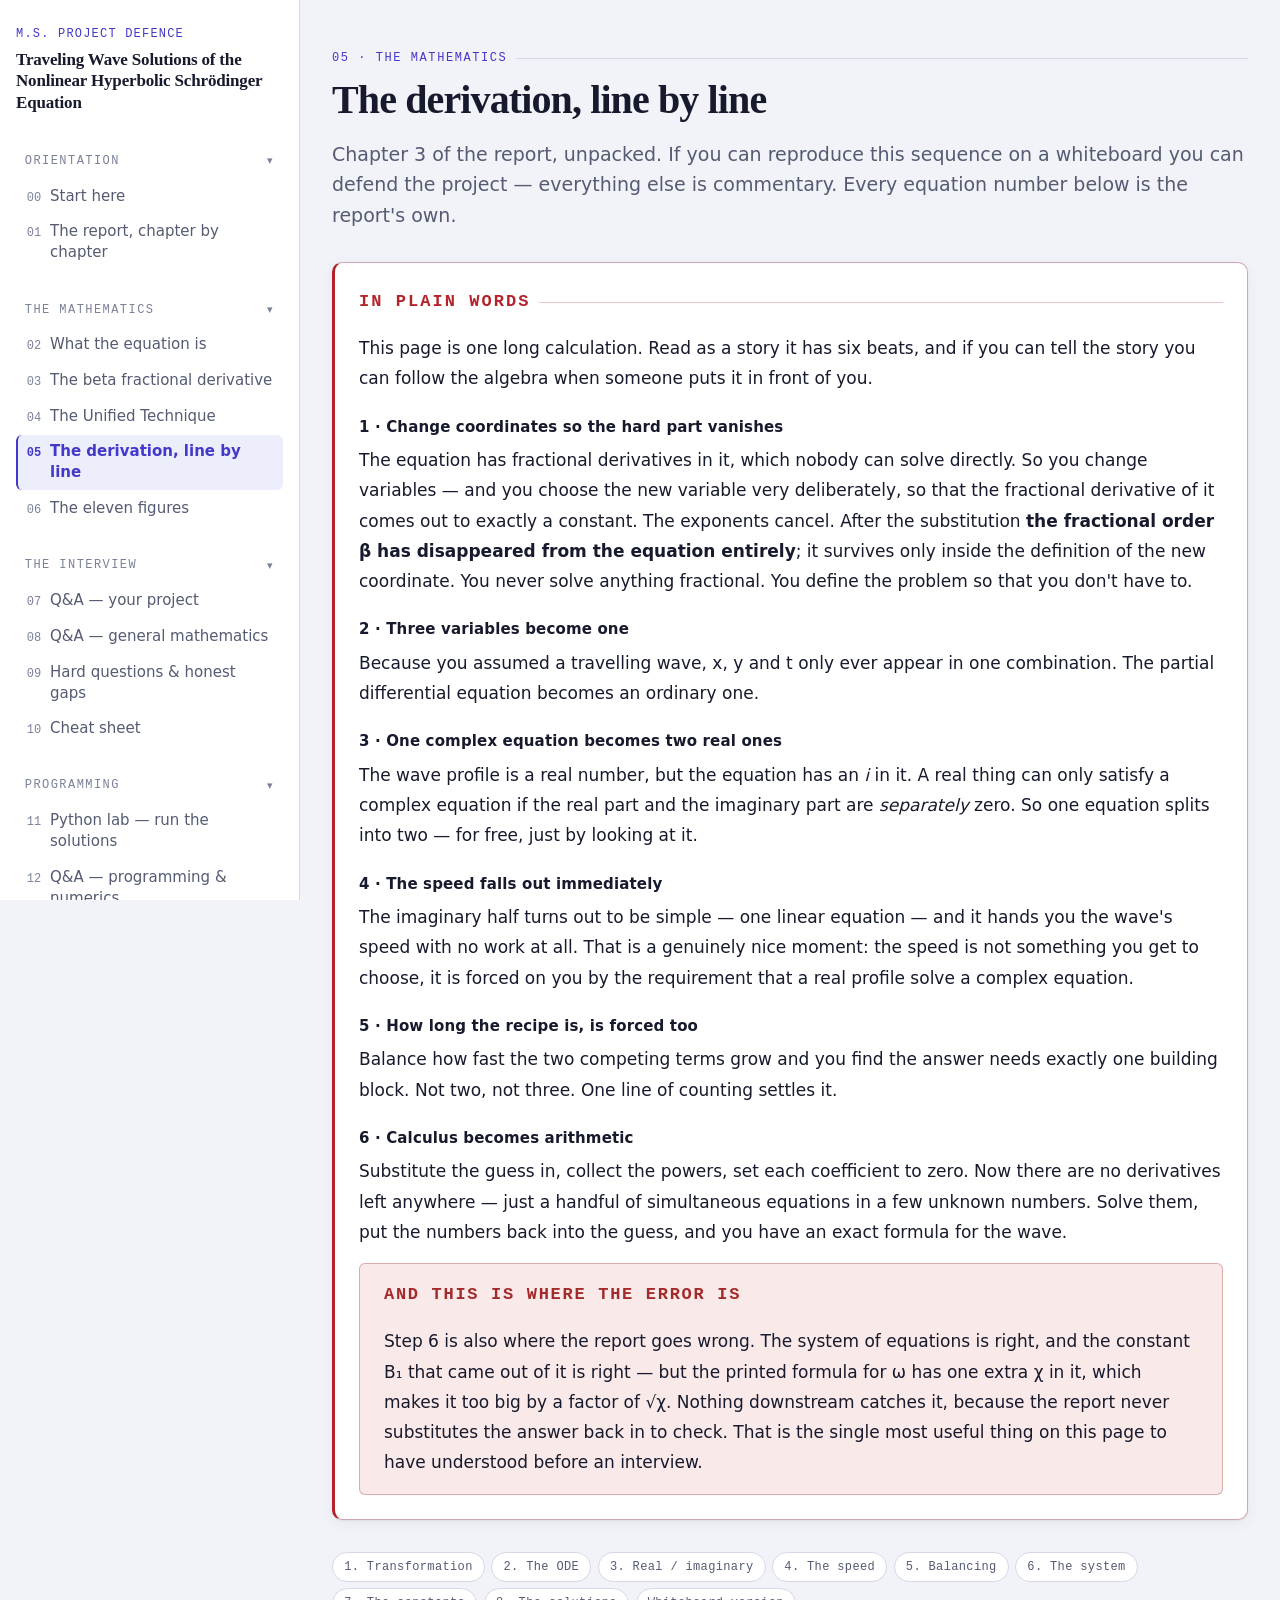
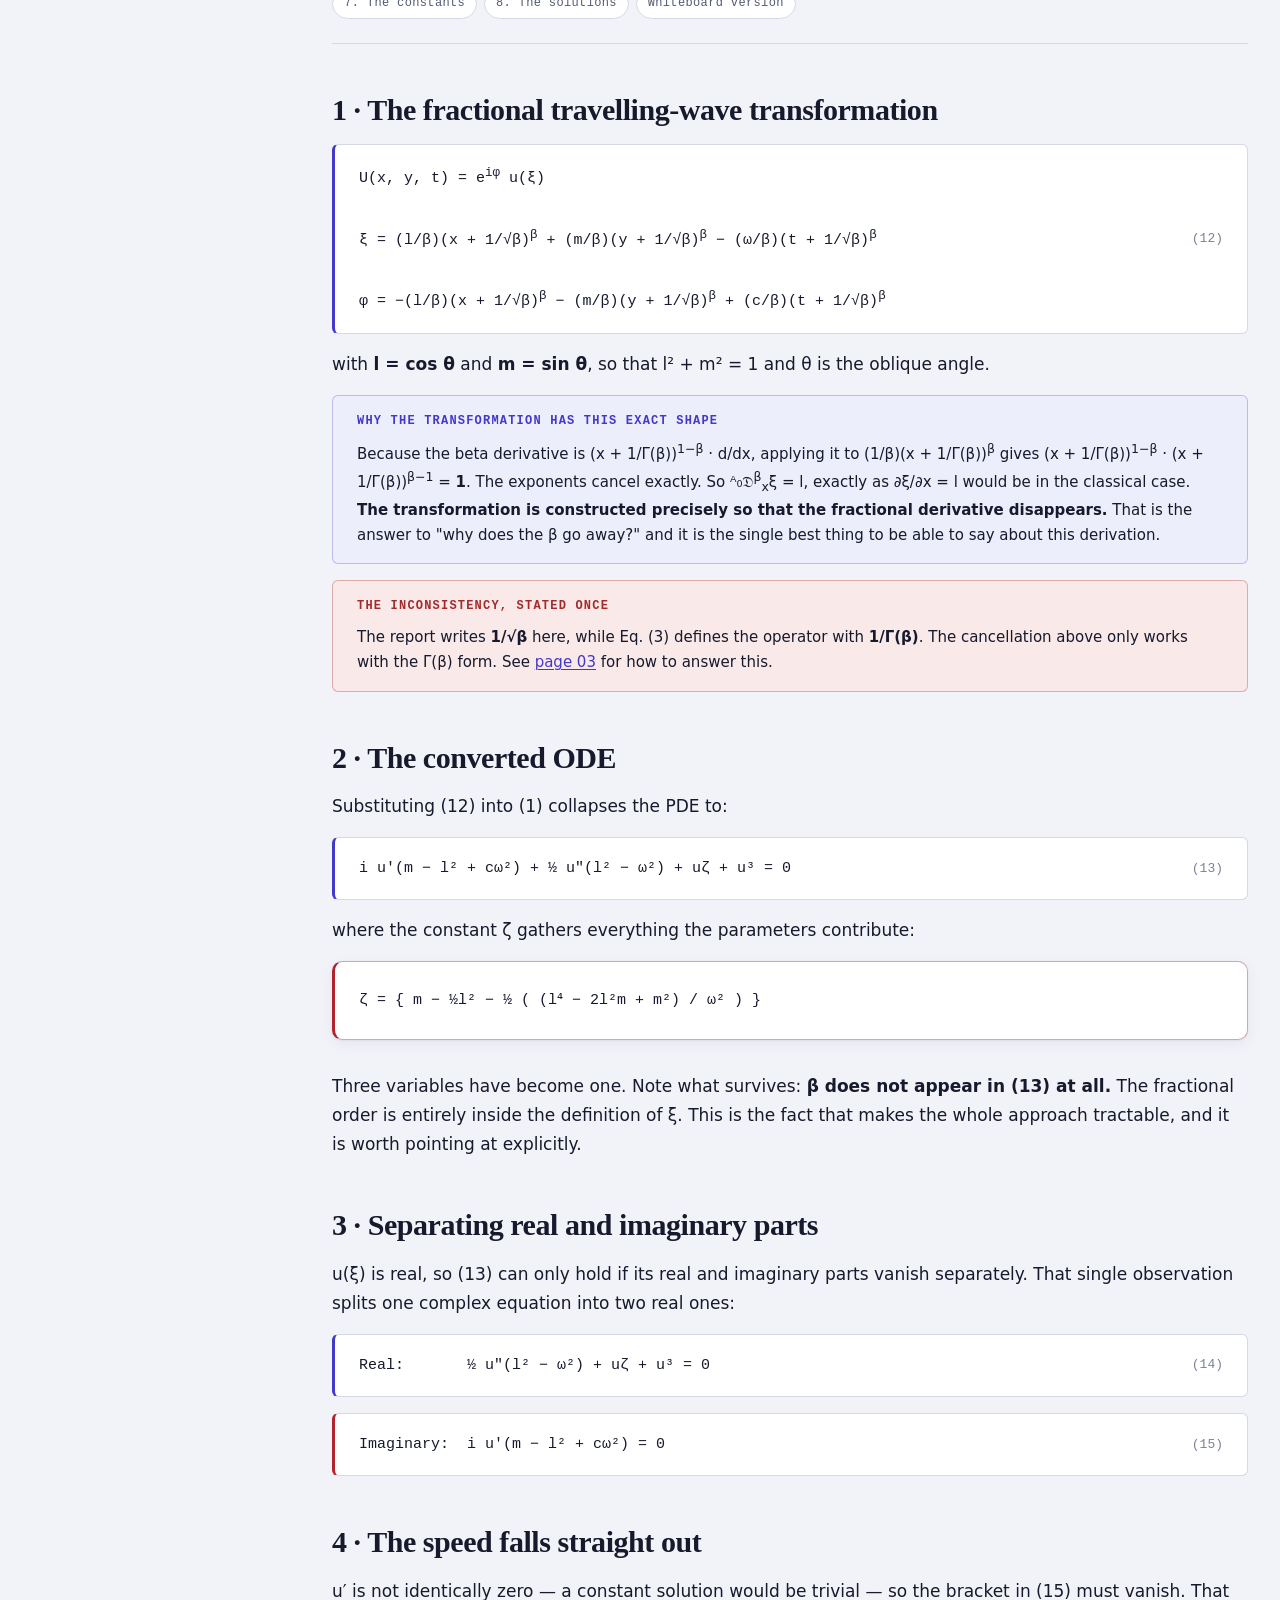
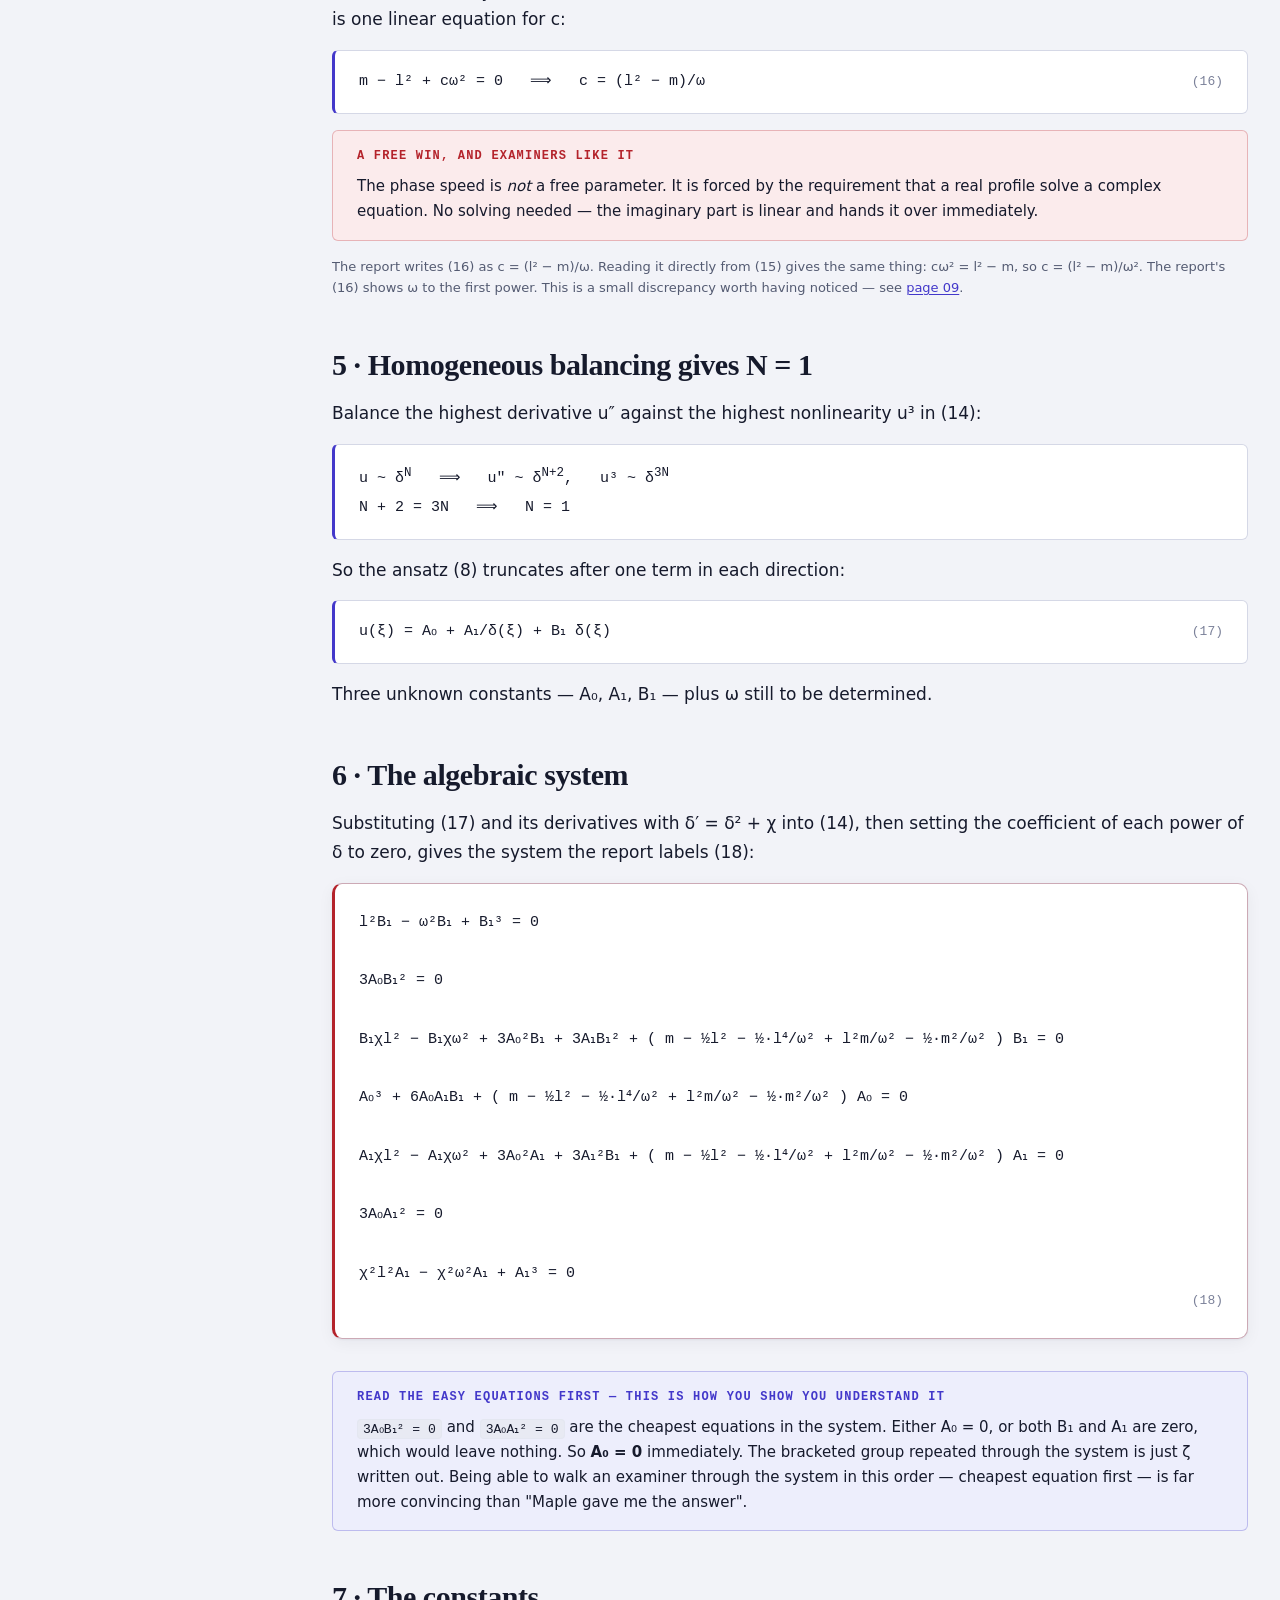
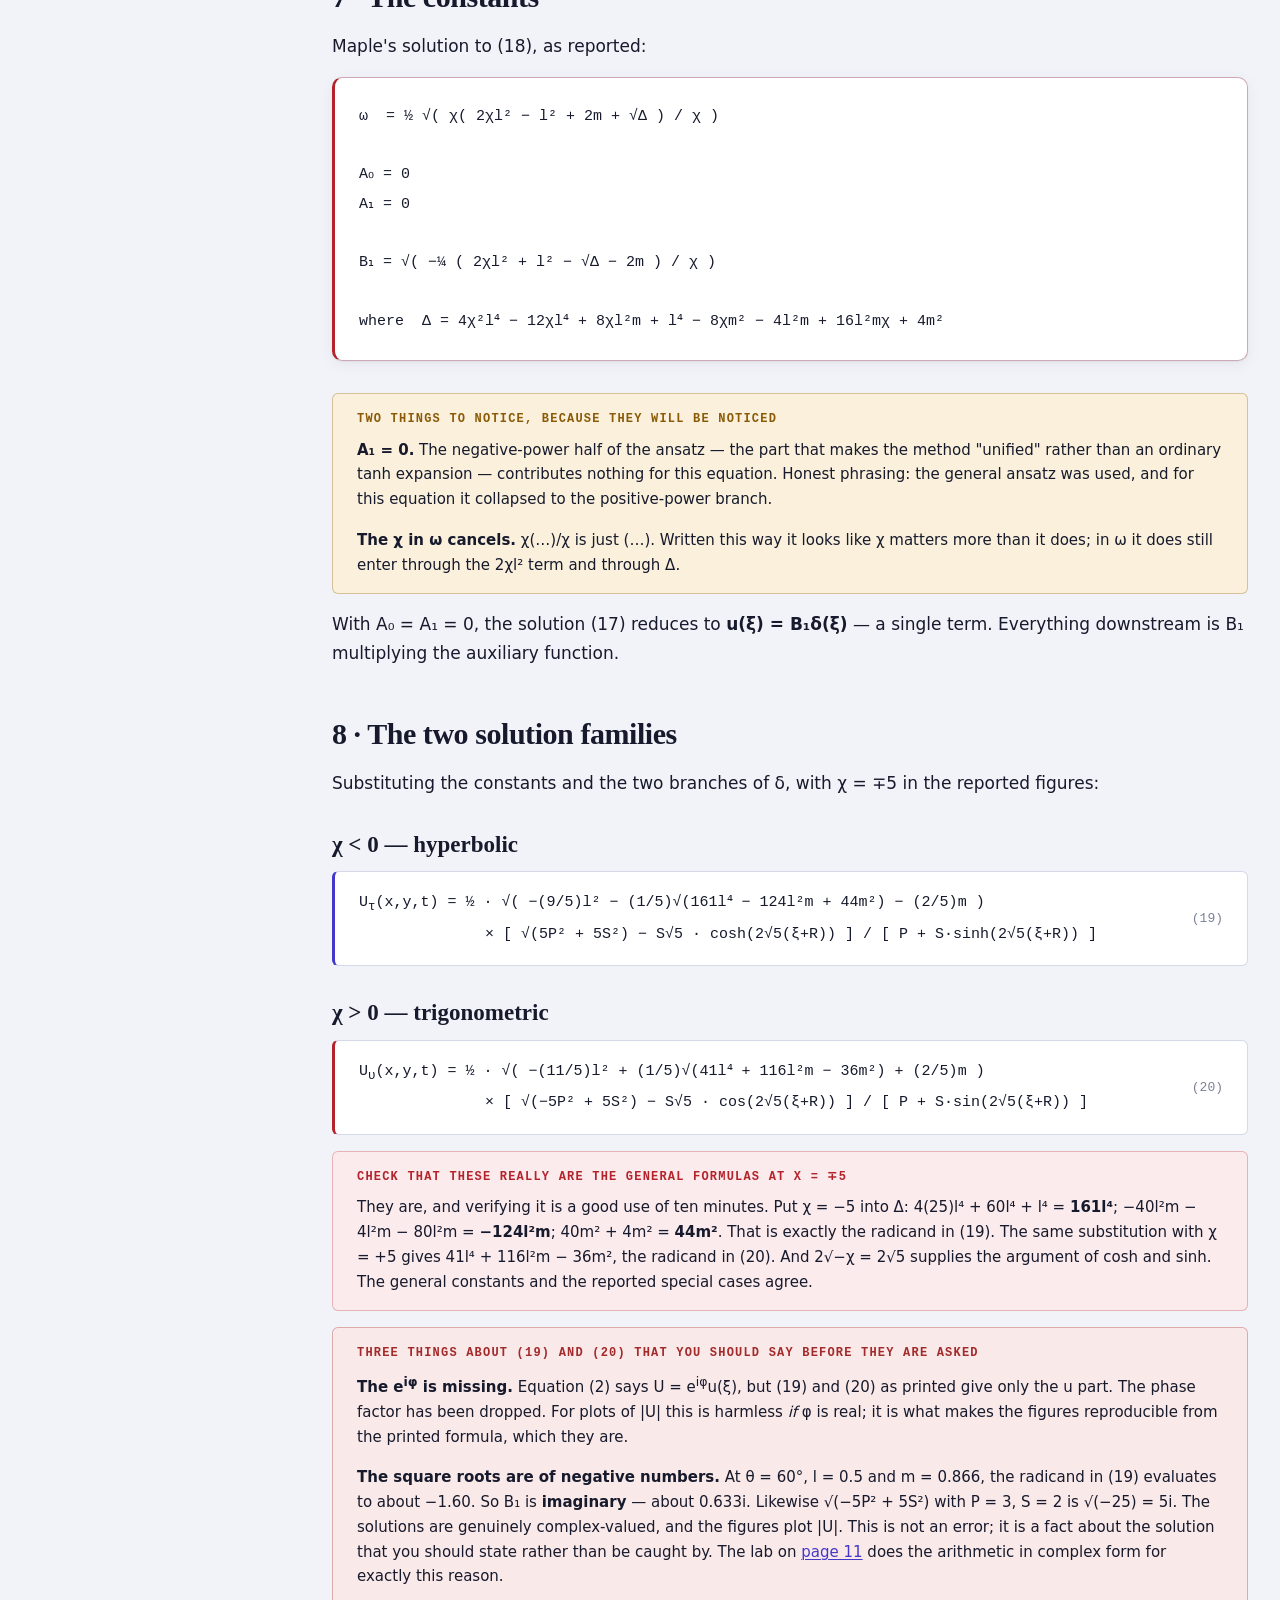
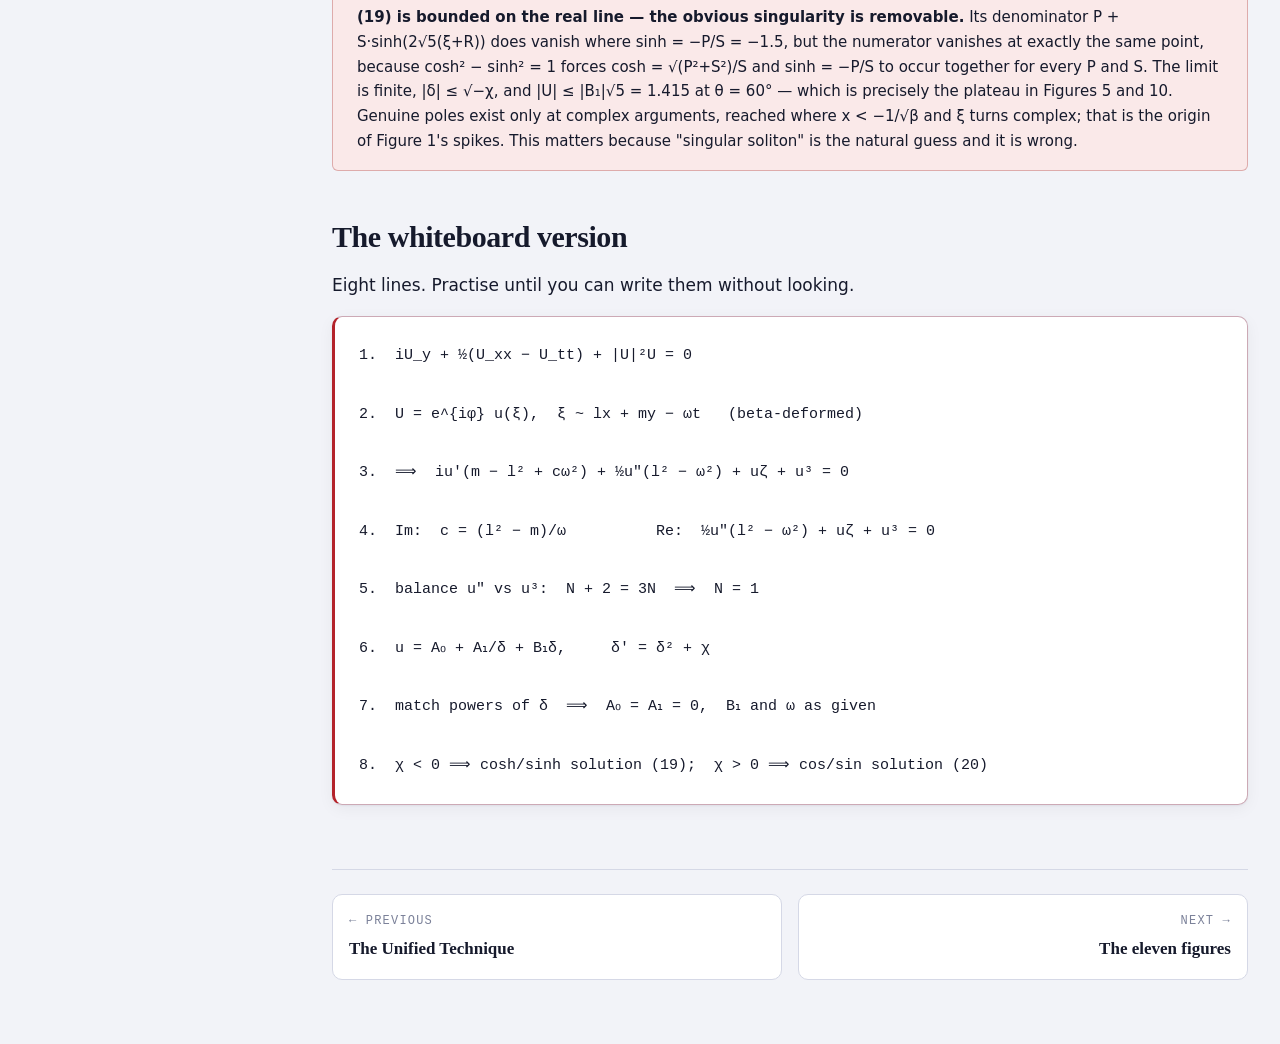
<file: derivation.html>
<!doctype html>
<html lang="en">
<head>
<meta charset="utf-8">
<meta name="viewport" content="width=device-width, initial-scale=1">
<title>The derivation, line by line — NLHSE project defence</title>
<script>/* applied before first paint so the layout never jumps */
try{var d=document.documentElement,s=localStorage,t=s.getItem("nlhse.theme");
if(t==="dark"||t==="light")d.setAttribute("data-theme",t);
if(s.getItem("nlhse.nav")==="collapsed")d.setAttribute("data-nav","collapsed");}catch(e){}</script>
<link rel="stylesheet" href="assets/style.css">
</head>
<body data-page="derivation">
<a class="skip" href="#main">Skip to content</a>

<div class="topbar">
  <button class="btn btn-icon" type="button" data-menu aria-expanded="false" aria-label="Open navigation">☰</button>
  <span class="topbar-title">The derivation</span>
  <button class="btn" type="button" data-theme-toggle></button>
</div>

<div class="shell">
  <aside class="sidebar"></aside>

  <main class="main" id="main">
    <div class="col col-wide">

      <p class="eyebrow">05 · The mathematics</p>
      <h1>The derivation, line by line</h1>
      <p class="lede">
        Chapter 3 of the report, unpacked. If you can reproduce this sequence on a whiteboard
        you can defend the project — everything else is commentary. Every equation number
        below is the report's own.
      </p>

      <section class="plain">
        <p class="plain-label">In plain words</p>
        <p>
          This page is one long calculation. Read as a story it has six beats, and if you can
          tell the story you can follow the algebra when someone puts it in front of you.
        </p>

        <h3>1 · Change coordinates so the hard part vanishes</h3>
        <p>
          The equation has fractional derivatives in it, which nobody can solve directly. So you
          change variables — and you choose the new variable very deliberately, so that the
          fractional derivative of it comes out to exactly a constant. The exponents cancel.
          After the substitution <strong>the fractional order β has disappeared from the
          equation entirely</strong>; it survives only inside the definition of the new
          coordinate. You never solve anything fractional. You define the problem so that you
          don't have to.
        </p>

        <h3>2 · Three variables become one</h3>
        <p>
          Because you assumed a travelling wave, x, y and t only ever appear in one combination.
          The partial differential equation becomes an ordinary one.
        </p>

        <h3>3 · One complex equation becomes two real ones</h3>
        <p>
          The wave profile is a real number, but the equation has an <em>i</em> in it. A real
          thing can only satisfy a complex equation if the real part and the imaginary part are
          <em>separately</em> zero. So one equation splits into two — for free, just by looking
          at it.
        </p>

        <h3>4 · The speed falls out immediately</h3>
        <p>
          The imaginary half turns out to be simple — one linear equation — and it hands you the
          wave's speed with no work at all. That is a genuinely nice moment: the speed is not
          something you get to choose, it is forced on you by the requirement that a real profile
          solve a complex equation.
        </p>

        <h3>5 · How long the recipe is, is forced too</h3>
        <p>
          Balance how fast the two competing terms grow and you find the answer needs exactly one
          building block. Not two, not three. One line of counting settles it.
        </p>

        <h3>6 · Calculus becomes arithmetic</h3>
        <p>
          Substitute the guess in, collect the powers, set each coefficient to zero. Now there
          are no derivatives left anywhere — just a handful of simultaneous equations in a few
          unknown numbers. Solve them, put the numbers back into the guess, and you have an exact
          formula for the wave.
        </p>

        <div class="note risk">
          <p class="note-title">And this is where the error is</p>
          <p>
            Step 6 is also where the report goes wrong. The system of equations is right, and the
            constant B₁ that came out of it is right — but the printed formula for ω has one
            extra χ in it, which makes it too big by a factor of √χ. Nothing downstream catches
            it, because the report never substitutes the answer back in to check. That is the
            single most useful thing on this page to have understood before an interview.
          </p>
        </div>
      </section>

      <nav class="jump">
        <a href="#t1">1. Transformation</a>
        <a href="#t2">2. The ODE</a>
        <a href="#t3">3. Real / imaginary</a>
        <a href="#t4">4. The speed</a>
        <a href="#t5">5. Balancing</a>
        <a href="#t6">6. The system</a>
        <a href="#t7">7. The constants</a>
        <a href="#t8">8. The solutions</a>
        <a href="#board">Whiteboard version</a>
      </nav>

      <h2 id="t1">1 · The fractional travelling-wave transformation</h2>
      <div class="eq">
        <div>U(x, y, t) = e<sup>iφ</sup> u(ξ)

ξ = (l/β)(x + 1/√β)<sup>β</sup> + (m/β)(y + 1/√β)<sup>β</sup> − (ω/β)(t + 1/√β)<sup>β</sup>

φ = −(l/β)(x + 1/√β)<sup>β</sup> − (m/β)(y + 1/√β)<sup>β</sup> + (c/β)(t + 1/√β)<sup>β</sup></div>
        <span class="num">(12)</span>
      </div>
      <p>with <strong>l = cos θ</strong> and <strong>m = sin θ</strong>, so that l² + m² = 1 and θ is the oblique angle.</p>
      <div class="note good">
        <p class="note-title">Why the transformation has this exact shape</p>
        <p>
          Because the beta derivative is (x + 1/Γ(β))<sup>1−β</sup> · d/dx, applying it to
          (1/β)(x + 1/Γ(β))<sup>β</sup> gives
          (x + 1/Γ(β))<sup>1−β</sup> · (x + 1/Γ(β))<sup>β−1</sup> = <strong>1</strong>.
          The exponents cancel exactly. So ᴬ₀𝔇<sup>β</sup><sub>x</sub>ξ = l, exactly as
          ∂ξ/∂x = l would be in the classical case. <strong>The transformation is constructed
          precisely so that the fractional derivative disappears.</strong> That is the answer to
          "why does the β go away?" and it is the single best thing to be able to say about
          this derivation.
        </p>
      </div>
      <div class="note risk">
        <p class="note-title">The inconsistency, stated once</p>
        <p>
          The report writes <strong>1/√β</strong> here, while Eq. (3) defines the operator with
          <strong>1/Γ(β)</strong>. The cancellation above only works with the Γ(β) form.
          See <a href="beta.html#gamma">page 03</a> for how to answer this.
        </p>
      </div>

      <h2 id="t2">2 · The converted ODE</h2>
      <p>Substituting (12) into (1) collapses the PDE to:</p>
      <div class="eq">
        <div>i u′(m − l² + cω²) + ½ u″(l² − ω²) + uζ + u³ = 0</div>
        <span class="num">(13)</span>
      </div>
      <p>where the constant ζ gathers everything the parameters contribute:</p>
      <div class="eq plain">
        <div>ζ = { m − ½l² − ½ ( (l⁴ − 2l²m + m²) / ω² ) }</div>
      </div>
      <p>
        Three variables have become one. Note what survives: <strong>β does not appear in
        (13) at all.</strong> The fractional order is entirely inside the definition of ξ.
        This is the fact that makes the whole approach tractable, and it is worth pointing at
        explicitly.
      </p>

      <h2 id="t3">3 · Separating real and imaginary parts</h2>
      <p>
        u(ξ) is real, so (13) can only hold if its real and imaginary parts vanish
        separately. That single observation splits one complex equation into two real ones:
      </p>
      <div class="eq">
        <div>Real:       ½ u″(l² − ω²) + uζ + u³ = 0</div>
        <span class="num">(14)</span>
      </div>
      <div class="eq eq-2">
        <div>Imaginary:  i u′(m − l² + cω²) = 0</div>
        <span class="num">(15)</span>
      </div>

      <h2 id="t4">4 · The speed falls straight out</h2>
      <p>
        u′ is not identically zero — a constant solution would be trivial — so the bracket in
        (15) must vanish. That is one linear equation for c:
      </p>
      <div class="eq"><div>m − l² + cω² = 0   ⟹   c = (l² − m)/ω</div><span class="num">(16)</span></div>
      <div class="note info">
        <p class="note-title">A free win, and examiners like it</p>
        <p>
          The phase speed is <em>not</em> a free parameter. It is forced by the requirement
          that a real profile solve a complex equation. No solving needed — the imaginary part
          is linear and hands it over immediately.
        </p>
      </div>
      <p class="footnote">
        The report writes (16) as c = (l² − m)/ω. Reading it directly from (15) gives the
        same thing: cω² = l² − m, so c = (l² − m)/ω². The report's (16) shows ω to the first
        power. This is a small discrepancy worth having noticed — see
        <a href="qa-weakspots.html">page 09</a>.
      </p>

      <h2 id="t5">5 · Homogeneous balancing gives N = 1</h2>
      <p>Balance the highest derivative u″ against the highest nonlinearity u³ in (14):</p>
      <div class="eq">
        <div>u ~ δ<sup>N</sup>   ⟹   u″ ~ δ<sup>N+2</sup>,   u³ ~ δ<sup>3N</sup>
N + 2 = 3N   ⟹   N = 1</div>
      </div>
      <p>So the ansatz (8) truncates after one term in each direction:</p>
      <div class="eq"><div>u(ξ) = A₀ + A₁/δ(ξ) + B₁ δ(ξ)</div><span class="num">(17)</span></div>
      <p>Three unknown constants — A₀, A₁, B₁ — plus ω still to be determined.</p>

      <h2 id="t6">6 · The algebraic system</h2>
      <p>
        Substituting (17) and its derivatives with δ′ = δ² + χ into (14), then setting the
        coefficient of each power of δ to zero, gives the system the report labels (18):
      </p>
      <div class="eq plain">
        <div>l²B₁ − ω²B₁ + B₁³ = 0

3A₀B₁² = 0

B₁χl² − B₁χω² + 3A₀²B₁ + 3A₁B₁² + ( m − ½l² − ½·l⁴/ω² + l²m/ω² − ½·m²/ω² ) B₁ = 0

A₀³ + 6A₀A₁B₁ + ( m − ½l² − ½·l⁴/ω² + l²m/ω² − ½·m²/ω² ) A₀ = 0

A₁χl² − A₁χω² + 3A₀²A₁ + 3A₁²B₁ + ( m − ½l² − ½·l⁴/ω² + l²m/ω² − ½·m²/ω² ) A₁ = 0

3A₀A₁² = 0

χ²l²A₁ − χ²ω²A₁ + A₁³ = 0</div>
        <div class="num" style="text-align:right">(18)</div>
      </div>
      <div class="note good">
        <p class="note-title">Read the easy equations first — this is how you show you understand it</p>
        <p>
          <code>3A₀B₁² = 0</code> and <code>3A₀A₁² = 0</code> are the cheapest equations in the
          system. Either A₀ = 0, or both B₁ and A₁ are zero, which would leave nothing.
          So <strong>A₀ = 0</strong> immediately. The bracketed group repeated through the
          system is just ζ written out. Being able to walk an examiner through the system in
          this order — cheapest equation first — is far more convincing than "Maple gave me
          the answer".
        </p>
      </div>

      <h2 id="t7">7 · The constants</h2>
      <p>Maple's solution to (18), as reported:</p>
      <div class="eq plain">
        <div>ω  = ½ √( χ( 2χl² − l² + 2m + √Δ ) / χ )

A₀ = 0
A₁ = 0

B₁ = √( −¼ ( 2χl² + l² − √Δ − 2m ) / χ )

where  Δ = 4χ²l⁴ − 12χl⁴ + 8χl²m + l⁴ − 8χm² − 4l²m + 16l²mχ + 4m²</div>
      </div>
      <div class="note warn">
        <p class="note-title">Two things to notice, because they will be noticed</p>
        <p>
          <strong>A₁ = 0.</strong> The negative-power half of the ansatz — the part that makes
          the method "unified" rather than an ordinary tanh expansion — contributes nothing
          for this equation. Honest phrasing: the general ansatz was used, and for this
          equation it collapsed to the positive-power branch.
        </p>
        <p>
          <strong>The χ in ω cancels.</strong> χ(…)/χ is just (…). Written this way it looks
          like χ matters more than it does; in ω it does still enter through the
          2χl² term and through Δ.
        </p>
      </div>
      <p>
        With A₀ = A₁ = 0, the solution (17) reduces to <strong>u(ξ) = B₁δ(ξ)</strong> — a
        single term. Everything downstream is B₁ multiplying the auxiliary function.
      </p>

      <h2 id="t8">8 · The two solution families</h2>
      <p>Substituting the constants and the two branches of δ, with χ = ∓5 in the reported figures:</p>

      <h3>χ &lt; 0 — hyperbolic</h3>
      <div class="eq">
        <div>U<sub>τ</sub>(x,y,t) = ½ · √( −(9/5)l² − (1/5)√(161l⁴ − 124l²m + 44m²) − (2/5)m )
              × [ √(5P² + 5S²) − S√5 · cosh(2√5(ξ+R)) ] / [ P + S·sinh(2√5(ξ+R)) ]</div>
        <span class="num">(19)</span>
      </div>

      <h3>χ &gt; 0 — trigonometric</h3>
      <div class="eq eq-2">
        <div>U<sub>υ</sub>(x,y,t) = ½ · √( −(11/5)l² + (1/5)√(41l⁴ + 116l²m − 36m²) + (2/5)m )
              × [ √(−5P² + 5S²) − S√5 · cos(2√5(ξ+R)) ] / [ P + S·sin(2√5(ξ+R)) ]</div>
        <span class="num">(20)</span>
      </div>

      <div class="note info">
        <p class="note-title">Check that these really are the general formulas at χ = ∓5</p>
        <p>
          They are, and verifying it is a good use of ten minutes. Put χ = −5 into Δ:
          4(25)l⁴ + 60l⁴ + l⁴ = <strong>161l⁴</strong>; −40l²m − 4l²m − 80l²m =
          <strong>−124l²m</strong>; 40m² + 4m² = <strong>44m²</strong>. That is exactly the
          radicand in (19). The same substitution with χ = +5 gives 41l⁴ + 116l²m − 36m²,
          the radicand in (20). And 2√−χ = 2√5 supplies the argument of cosh and sinh.
          The general constants and the reported special cases agree.
        </p>
      </div>

      <div class="note risk">
        <p class="note-title">Three things about (19) and (20) that you should say before they are asked</p>
        <p>
          <strong>The e<sup>iφ</sup> is missing.</strong> Equation (2) says U = e<sup>iφ</sup>u(ξ),
          but (19) and (20) as printed give only the u part. The phase factor has been dropped.
          For plots of |U| this is harmless <em>if</em> φ is real; it is what makes the figures
          reproducible from the printed formula, which they are.
        </p>
        <p>
          <strong>The square roots are of negative numbers.</strong> At θ = 60°, l = 0.5 and
          m = 0.866, the radicand in (19) evaluates to about −1.60. So B₁ is
          <strong>imaginary</strong> — about 0.633i. Likewise √(−5P² + 5S²) with P = 3, S = 2
          is √(−25) = 5i. The solutions are genuinely complex-valued, and the figures plot
          |U|. This is not an error; it is a fact about the solution that you should state
          rather than be caught by. The lab on <a href="lab.html">page 11</a> does the
          arithmetic in complex form for exactly this reason.
        </p>
        <p>
          <strong>(19) is bounded on the real line — the obvious singularity is removable.</strong>
          Its denominator P + S·sinh(2√5(ξ+R)) does vanish where sinh = −P/S = −1.5, but the
          numerator vanishes at exactly the same point, because cosh² − sinh² = 1 forces
          cosh = √(P²+S²)/S and sinh = −P/S to occur together for every P and S. The limit is
          finite, |δ| ≤ √−χ, and |U| ≤ |B₁|√5 = 1.415 at θ = 60° — which is precisely the
          plateau in Figures 5 and 10. Genuine poles exist only at complex arguments, reached
          where x &lt; −1/√β and ξ turns complex; that is the origin of Figure 1's spikes.
          This matters because "singular soliton" is the natural guess and it is wrong.
        </p>
      </div>

      <h2 id="board">The whiteboard version</h2>
      <p>Eight lines. Practise until you can write them without looking.</p>
      <div class="eq plain">
        <div>1.  iU_y + ½(U_xx − U_tt) + |U|²U = 0

2.  U = e^{iφ} u(ξ),  ξ ~ lx + my − ωt   (beta-deformed)

3.  ⟹  iu′(m − l² + cω²) + ½u″(l² − ω²) + uζ + u³ = 0

4.  Im:  c = (l² − m)/ω          Re:  ½u″(l² − ω²) + uζ + u³ = 0

5.  balance u″ vs u³:  N + 2 = 3N  ⟹  N = 1

6.  u = A₀ + A₁/δ + B₁δ,     δ′ = δ² + χ

7.  match powers of δ  ⟹  A₀ = A₁ = 0,  B₁ and ω as given

8.  χ &lt; 0 ⟹ cosh/sinh solution (19);  χ &gt; 0 ⟹ cos/sin solution (20)</div>
      </div>

      <nav data-pagenav></nav>
    </div>
  </main>
</div>

<script src="assets/app.js"></script>
</body>
</html>
</file>
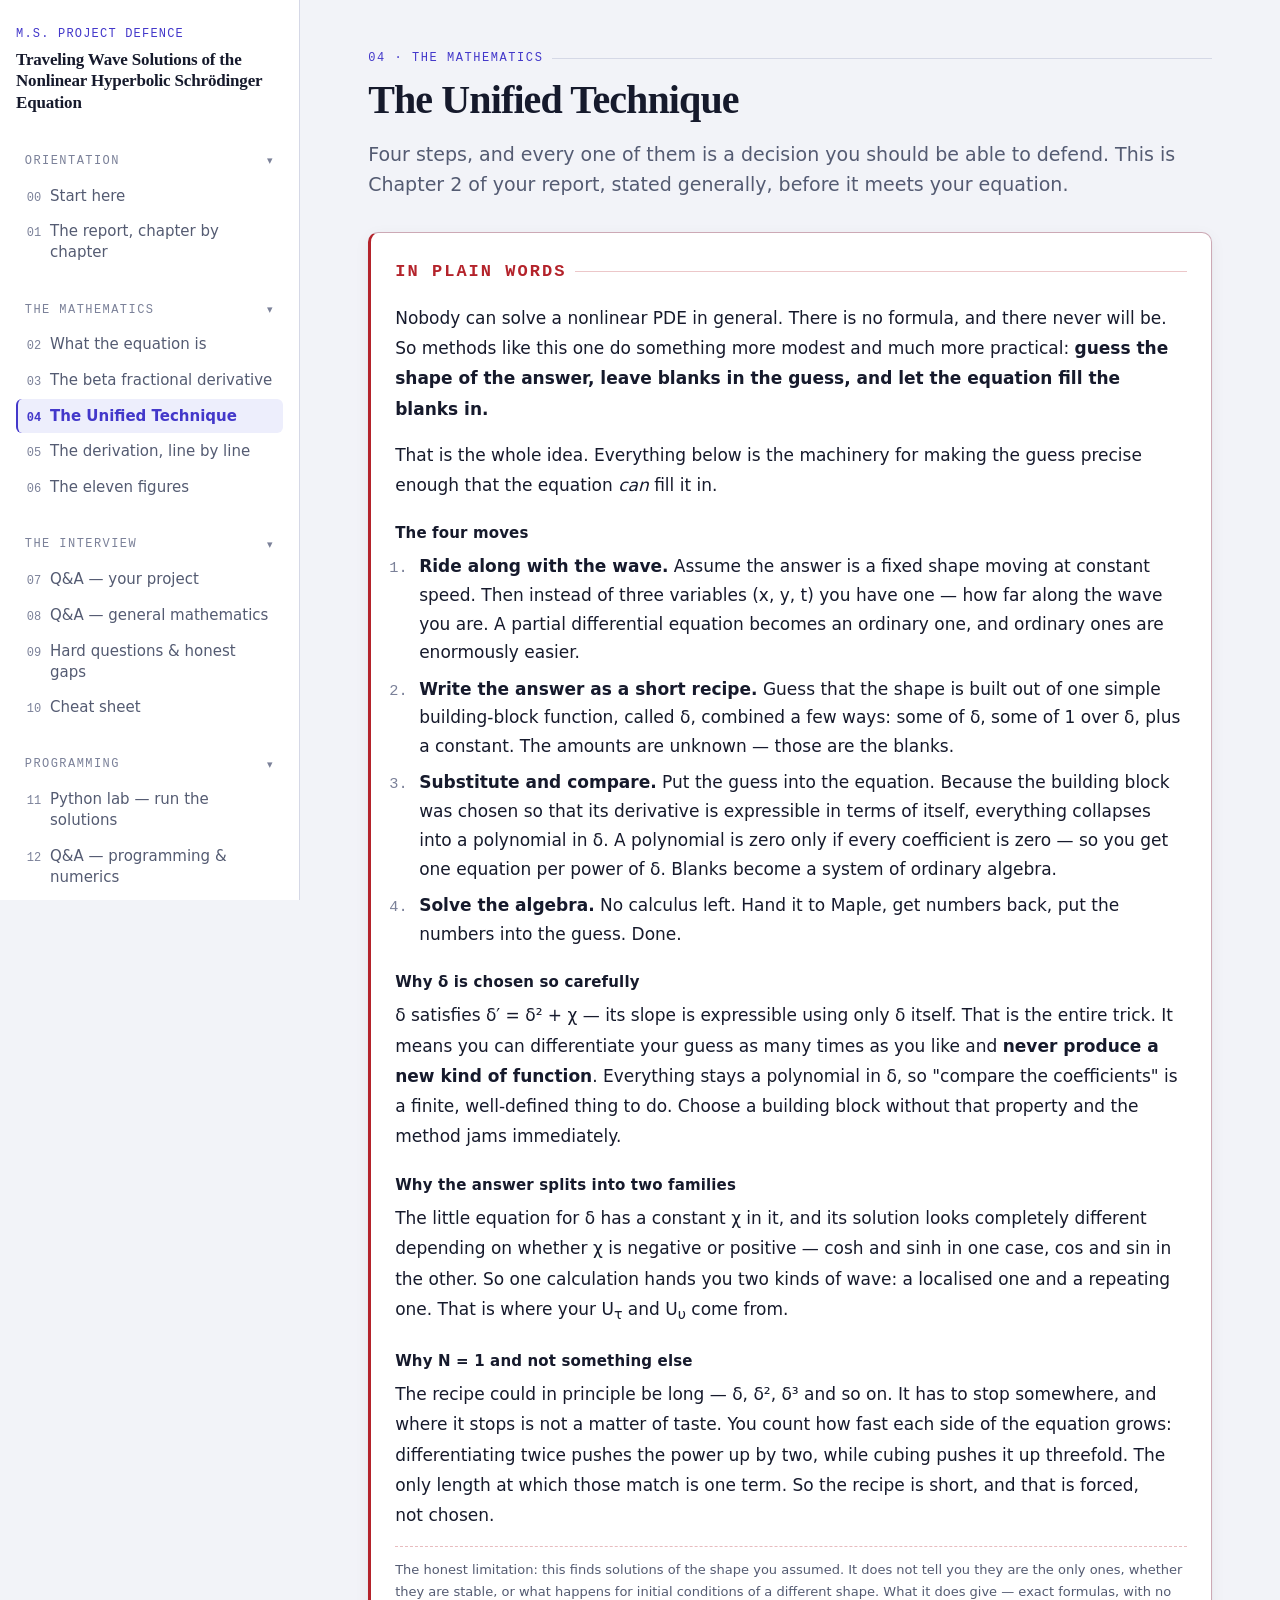
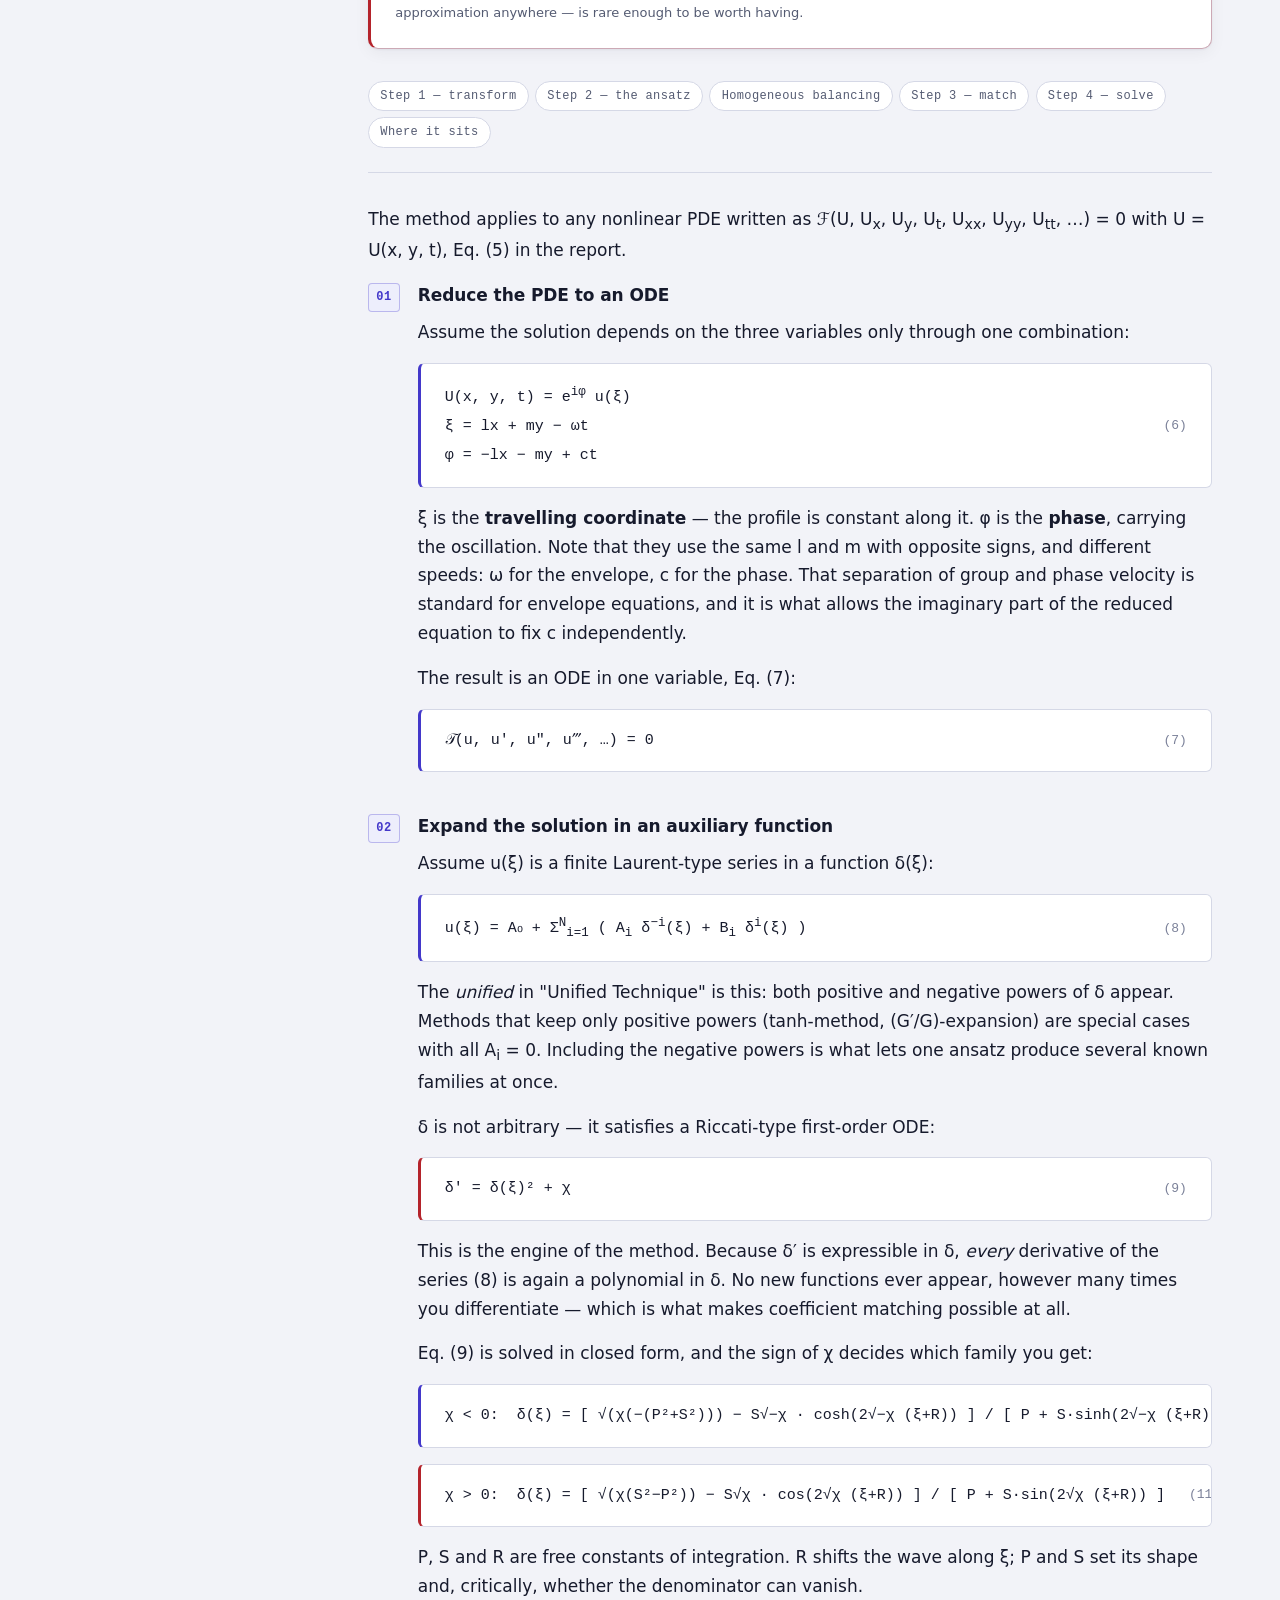
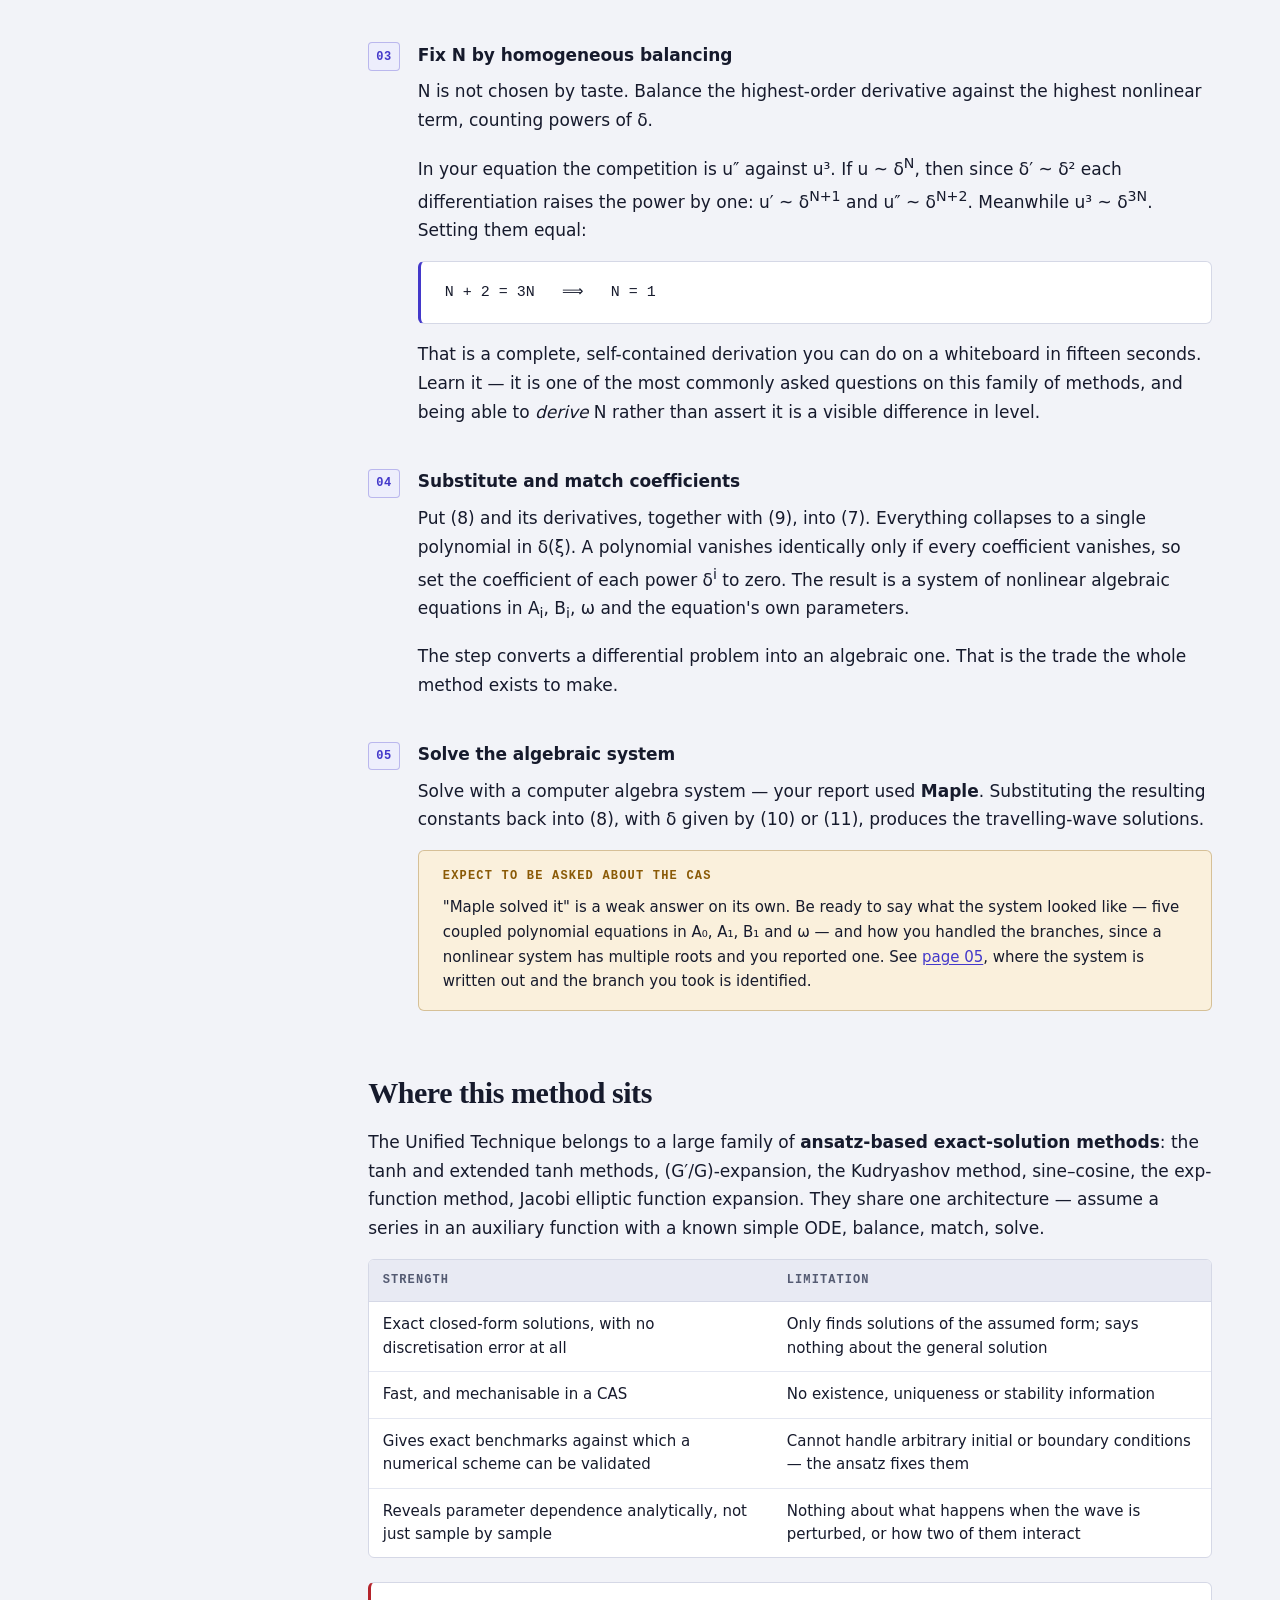
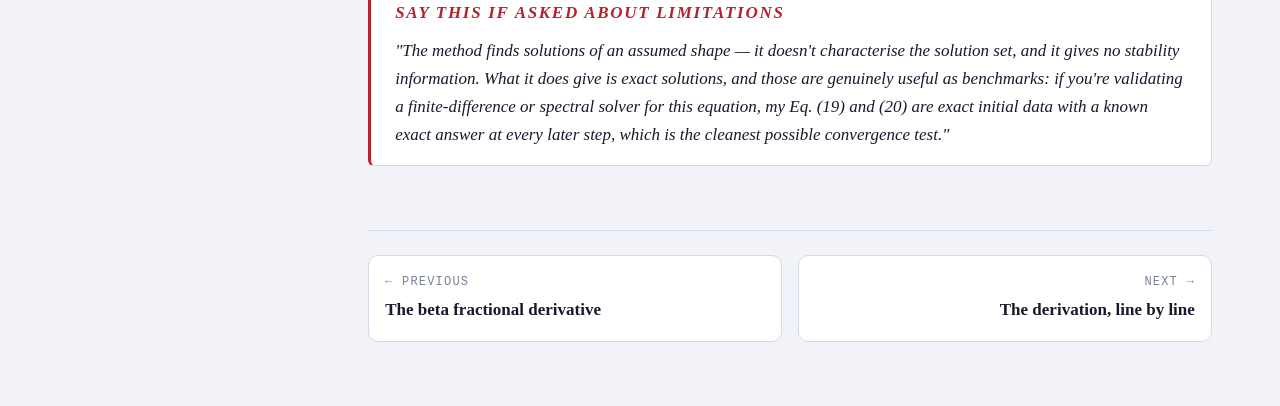
<file: method.html>
<!doctype html>
<html lang="en">
<head>
<meta charset="utf-8">
<meta name="viewport" content="width=device-width, initial-scale=1">
<title>The Unified Technique — NLHSE project defence</title>
<script>/* applied before first paint so the layout never jumps */
try{var d=document.documentElement,s=localStorage,t=s.getItem("nlhse.theme");
if(t==="dark"||t==="light")d.setAttribute("data-theme",t);
if(s.getItem("nlhse.nav")==="collapsed")d.setAttribute("data-nav","collapsed");}catch(e){}</script>
<link rel="stylesheet" href="assets/style.css">
</head>
<body data-page="method">
<a class="skip" href="#main">Skip to content</a>

<div class="topbar">
  <button class="btn btn-icon" type="button" data-menu aria-expanded="false" aria-label="Open navigation">☰</button>
  <span class="topbar-title">The Unified Technique</span>
  <button class="btn" type="button" data-theme-toggle></button>
</div>

<div class="shell">
  <aside class="sidebar"></aside>

  <main class="main" id="main">
    <div class="col">

      <p class="eyebrow">04 · The mathematics</p>
      <h1>The Unified Technique</h1>
      <p class="lede">
        Four steps, and every one of them is a decision you should be able to defend.
        This is Chapter 2 of your report, stated generally, before it meets your equation.
      </p>

      <section class="plain">
        <p class="plain-label">In plain words</p>
        <p>
          Nobody can solve a nonlinear PDE in general. There is no formula, and there never will
          be. So methods like this one do something more modest and much more practical:
          <strong>guess the shape of the answer, leave blanks in the guess, and let the equation
          fill the blanks in.</strong>
        </p>
        <p>
          That is the whole idea. Everything below is the machinery for making the guess precise
          enough that the equation <em>can</em> fill it in.
        </p>

        <h3>The four moves</h3>
        <ol>
          <li>
            <strong>Ride along with the wave.</strong> Assume the answer is a fixed shape moving
            at constant speed. Then instead of three variables (x, y, t) you have one — how far
            along the wave you are. A partial differential equation becomes an ordinary one, and
            ordinary ones are enormously easier.
          </li>
          <li>
            <strong>Write the answer as a short recipe.</strong> Guess that the shape is built
            out of one simple building-block function, called δ, combined a few ways: some of δ,
            some of 1 over δ, plus a constant. The amounts are unknown — those are the blanks.
          </li>
          <li>
            <strong>Substitute and compare.</strong> Put the guess into the equation. Because
            the building block was chosen so that its derivative is expressible in terms of
            itself, everything collapses into a polynomial in δ. A polynomial is zero only if
            every coefficient is zero — so you get one equation per power of δ. Blanks become a
            system of ordinary algebra.
          </li>
          <li>
            <strong>Solve the algebra.</strong> No calculus left. Hand it to Maple, get numbers
            back, put the numbers into the guess. Done.
          </li>
        </ol>

        <h3>Why δ is chosen so carefully</h3>
        <p>
          δ satisfies δ′ = δ² + χ — its slope is expressible using only δ itself. That is the
          entire trick. It means you can differentiate your guess as many times as you like and
          <strong>never produce a new kind of function</strong>. Everything stays a polynomial in
          δ, so "compare the coefficients" is a finite, well-defined thing to do. Choose a
          building block without that property and the method jams immediately.
        </p>

        <h3>Why the answer splits into two families</h3>
        <p>
          The little equation for δ has a constant χ in it, and its solution looks completely
          different depending on whether χ is negative or positive — cosh and sinh in one case,
          cos and sin in the other. So one calculation hands you two kinds of wave: a localised
          one and a repeating one. That is where your U<sub>τ</sub> and U<sub>υ</sub> come from.
        </p>

        <h3>Why N = 1 and not something else</h3>
        <p>
          The recipe could in principle be long — δ, δ², δ³ and so on. It has to stop somewhere,
          and where it stops is not a matter of taste. You count how fast each side of the
          equation grows: differentiating twice pushes the power up by two, while cubing pushes
          it up threefold. The only length at which those match is one term. So the recipe is
          short, and that is forced, not chosen.
        </p>
        <p class="aside">
          The honest limitation: this finds solutions of the shape you assumed. It does not tell
          you they are the only ones, whether they are stable, or what happens for initial
          conditions of a different shape. What it does give — exact formulas, with no
          approximation anywhere — is rare enough to be worth having.
        </p>
      </section>

      <nav class="jump">
        <a href="#s1">Step 1 — transform</a>
        <a href="#s2">Step 2 — the ansatz</a>
        <a href="#balance">Homogeneous balancing</a>
        <a href="#s3">Step 3 — match</a>
        <a href="#s4">Step 4 — solve</a>
        <a href="#family">Where it sits</a>
      </nav>

      <p>
        The method applies to any nonlinear PDE written as
        ℱ(U, U<sub>x</sub>, U<sub>y</sub>, U<sub>t</sub>, U<sub>xx</sub>, U<sub>yy</sub>,
        U<sub>tt</sub>, …) = 0 with U = U(x, y, t), Eq. (5) in the report.
      </p>

      <ol class="steps">
        <li id="s1">
          <h4>Reduce the PDE to an ODE</h4>
          <p>Assume the solution depends on the three variables only through one combination:</p>
          <div class="eq">
            <div>U(x, y, t) = e<sup>iφ</sup> u(ξ)
ξ = lx + my − ωt
φ = −lx − my + ct</div>
            <span class="num">(6)</span>
          </div>
          <p>
            ξ is the <strong>travelling coordinate</strong> — the profile is constant along
            it. φ is the <strong>phase</strong>, carrying the oscillation. Note that they use the
            same l and m with opposite signs, and different speeds: ω for the envelope,
            c for the phase. That separation of group and phase velocity is standard for
            envelope equations, and it is what allows the imaginary part of the reduced
            equation to fix c independently.
          </p>
          <p>The result is an ODE in one variable, Eq. (7):</p>
          <div class="eq"><div>𝒯(u, u′, u″, u‴, …) = 0</div><span class="num">(7)</span></div>
        </li>

        <li id="s2">
          <h4>Expand the solution in an auxiliary function</h4>
          <p>Assume u(ξ) is a finite Laurent-type series in a function δ(ξ):</p>
          <div class="eq">
            <div>u(ξ) = A₀ + Σ<sup>N</sup><sub>i=1</sub> ( A<sub>i</sub> δ<sup>−i</sup>(ξ) + B<sub>i</sub> δ<sup>i</sup>(ξ) )</div>
            <span class="num">(8)</span>
          </div>
          <p>
            The <em>unified</em> in "Unified Technique" is this: both positive and negative
            powers of δ appear. Methods that keep only positive powers (tanh-method,
            (G′/G)-expansion) are special cases with all A<sub>i</sub> = 0. Including the
            negative powers is what lets one ansatz produce several known families at once.
          </p>
          <p>δ is not arbitrary — it satisfies a Riccati-type first-order ODE:</p>
          <div class="eq eq-2"><div>δ′ = δ(ξ)² + χ</div><span class="num">(9)</span></div>
          <p>
            This is the engine of the method. Because δ′ is expressible in δ, <em>every</em>
            derivative of the series (8) is again a polynomial in δ. No new functions ever
            appear, however many times you differentiate — which is what makes coefficient
            matching possible at all.
          </p>
          <p>Eq. (9) is solved in closed form, and the sign of χ decides which family you get:</p>
          <div class="eq">
            <div>χ &lt; 0:  δ(ξ) = [ √(χ(−(P²+S²))) − S√−χ · cosh(2√−χ (ξ+R)) ] / [ P + S·sinh(2√−χ (ξ+R)) ]</div>
            <span class="num">(10)</span>
          </div>
          <div class="eq eq-2">
            <div>χ &gt; 0:  δ(ξ) = [ √(χ(S²−P²)) − S√χ · cos(2√χ (ξ+R)) ] / [ P + S·sin(2√χ (ξ+R)) ]</div>
            <span class="num">(11)</span>
          </div>
          <p>
            P, S and R are free constants of integration. R shifts the wave along ξ; P and S
            set its shape and, critically, whether the denominator can vanish.
          </p>
        </li>

        <li id="balance">
          <h4>Fix N by homogeneous balancing</h4>
          <p>
            N is not chosen by taste. Balance the highest-order derivative against the highest
            nonlinear term, counting powers of δ.
          </p>
          <p>
            In your equation the competition is u″ against u³. If u ~ δ<sup>N</sup>, then since
            δ′ ~ δ² each differentiation raises the power by one: u′ ~ δ<sup>N+1</sup> and
            u″ ~ δ<sup>N+2</sup>. Meanwhile u³ ~ δ<sup>3N</sup>. Setting them equal:
          </p>
          <div class="eq"><div>N + 2 = 3N   ⟹   N = 1</div></div>
          <p>
            That is a complete, self-contained derivation you can do on a whiteboard in
            fifteen seconds. Learn it — it is one of the most commonly asked questions on this
            family of methods, and being able to <em>derive</em> N rather than assert it is a
            visible difference in level.
          </p>
        </li>

        <li id="s3">
          <h4>Substitute and match coefficients</h4>
          <p>
            Put (8) and its derivatives, together with (9), into (7). Everything collapses to a
            single polynomial in δ(ξ). A polynomial vanishes identically only if every
            coefficient vanishes, so set the coefficient of each power δ<sup>i</sup> to zero.
            The result is a system of nonlinear algebraic equations in
            A<sub>i</sub>, B<sub>i</sub>, ω and the equation's own parameters.
          </p>
          <p>
            The step converts a differential problem into an algebraic one. That is the trade
            the whole method exists to make.
          </p>
        </li>

        <li id="s4">
          <h4>Solve the algebraic system</h4>
          <p>
            Solve with a computer algebra system — your report used <strong>Maple</strong>.
            Substituting the resulting constants back into (8), with δ given by (10) or (11),
            produces the travelling-wave solutions.
          </p>
          <div class="note warn">
            <p class="note-title">Expect to be asked about the CAS</p>
            <p>
              "Maple solved it" is a weak answer on its own. Be ready to say what the system
              looked like — five coupled polynomial equations in A₀, A₁, B₁ and ω — and how you
              handled the branches, since a nonlinear system has multiple roots and you reported
              one. See <a href="derivation.html">page 05</a>, where the system is written out
              and the branch you took is identified.
            </p>
          </div>
        </li>
      </ol>

      <h2 id="family">Where this method sits</h2>
      <p>
        The Unified Technique belongs to a large family of <strong>ansatz-based exact-solution
        methods</strong>: the tanh and extended tanh methods, (G′/G)-expansion, the Kudryashov
        method, sine–cosine, the exp-function method, Jacobi elliptic function expansion.
        They share one architecture — assume a series in an auxiliary function with a known
        simple ODE, balance, match, solve.
      </p>
      <div class="tw">
        <table>
          <thead><tr><th>Strength</th><th>Limitation</th></tr></thead>
          <tbody>
            <tr>
              <td>Exact closed-form solutions, with no discretisation error at all</td>
              <td>Only finds solutions of the assumed form; says nothing about the general solution</td>
            </tr>
            <tr>
              <td>Fast, and mechanisable in a CAS</td>
              <td>No existence, uniqueness or stability information</td>
            </tr>
            <tr>
              <td>Gives exact benchmarks against which a numerical scheme can be validated</td>
              <td>Cannot handle arbitrary initial or boundary conditions — the ansatz fixes them</td>
            </tr>
            <tr>
              <td>Reveals parameter dependence analytically, not just sample by sample</td>
              <td>Nothing about what happens when the wave is perturbed, or how two of them interact</td>
            </tr>
          </tbody>
        </table>
      </div>
      <div class="say">
        <p class="say-label">Say this if asked about limitations</p>
        <p>
          "The method finds solutions of an assumed shape — it doesn't characterise the
          solution set, and it gives no stability information. What it does give is exact
          solutions, and those are genuinely useful as benchmarks: if you're validating a
          finite-difference or spectral solver for this equation, my Eq. (19) and (20) are
          exact initial data with a known exact answer at every later step, which is the
          cleanest possible convergence test."
        </p>
      </div>

      <nav data-pagenav></nav>
    </div>
  </main>
</div>

<script src="assets/app.js"></script>
</body>
</html>
</file>
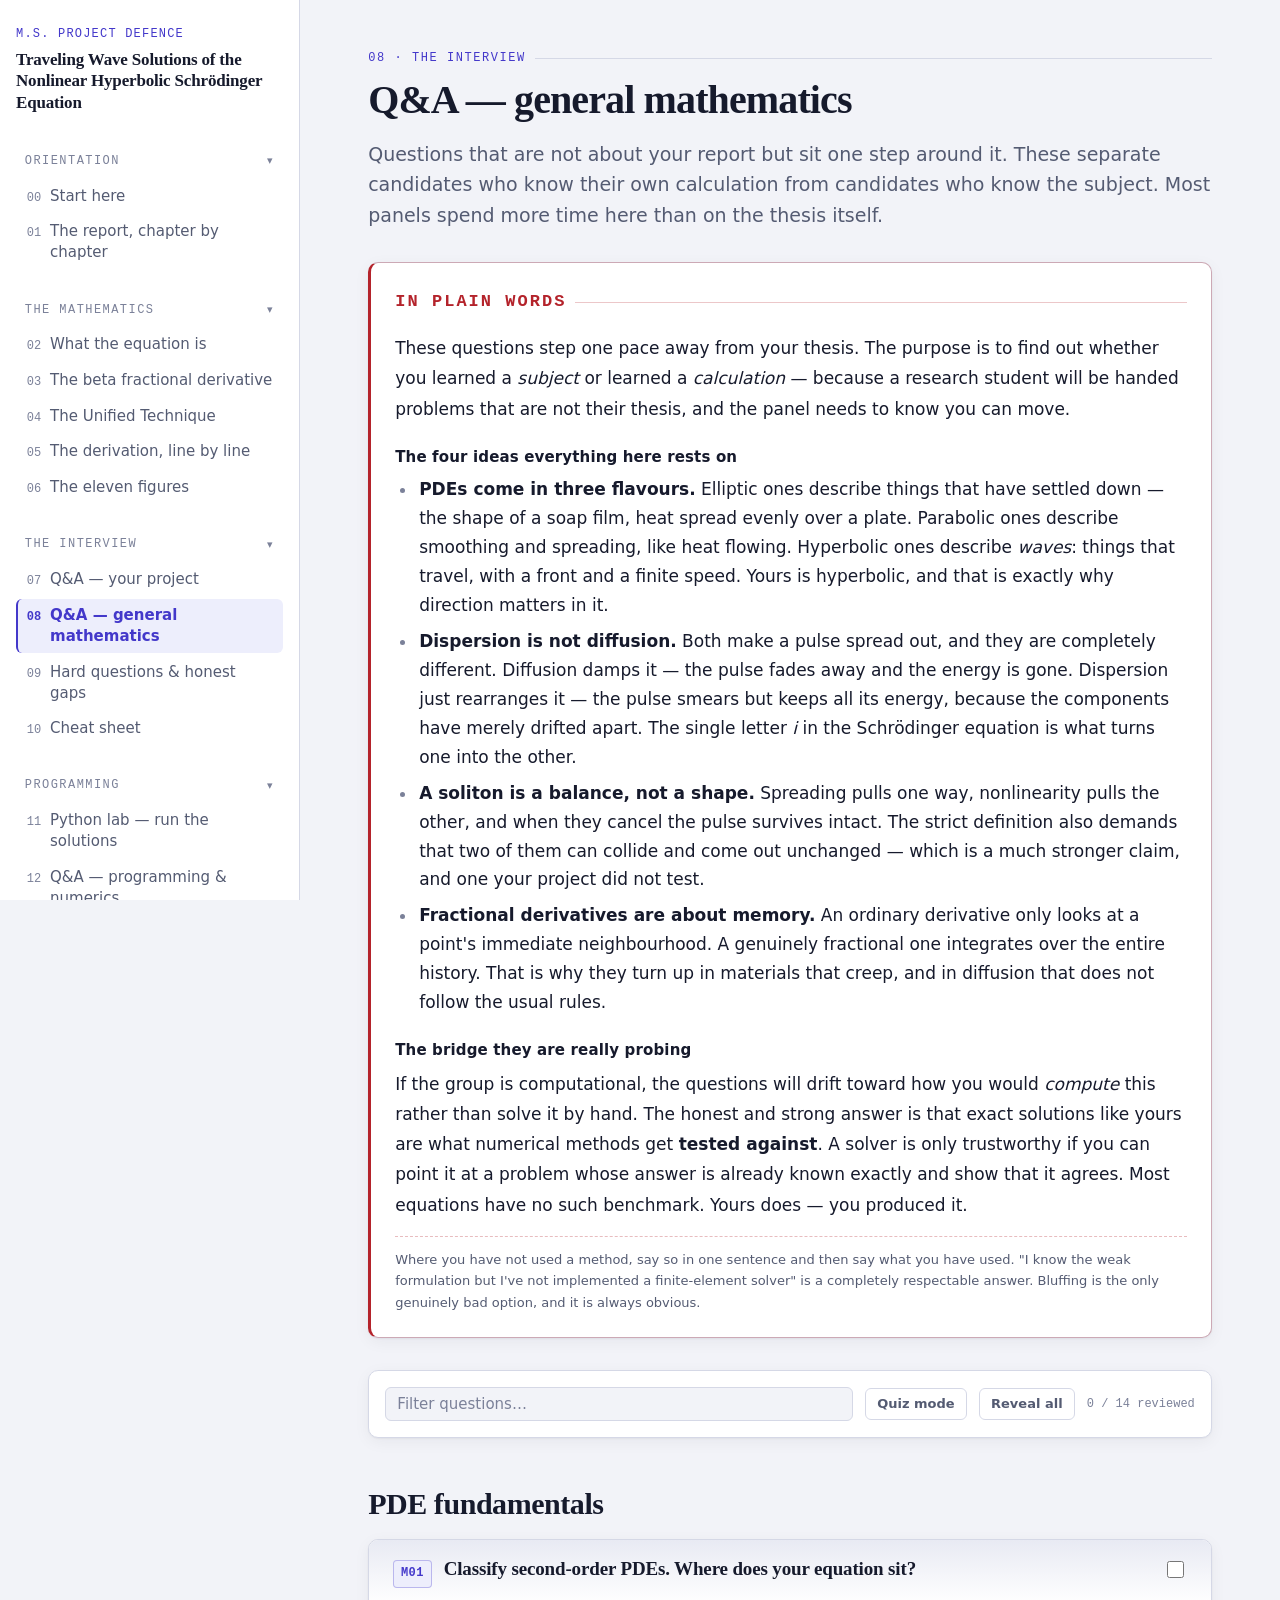
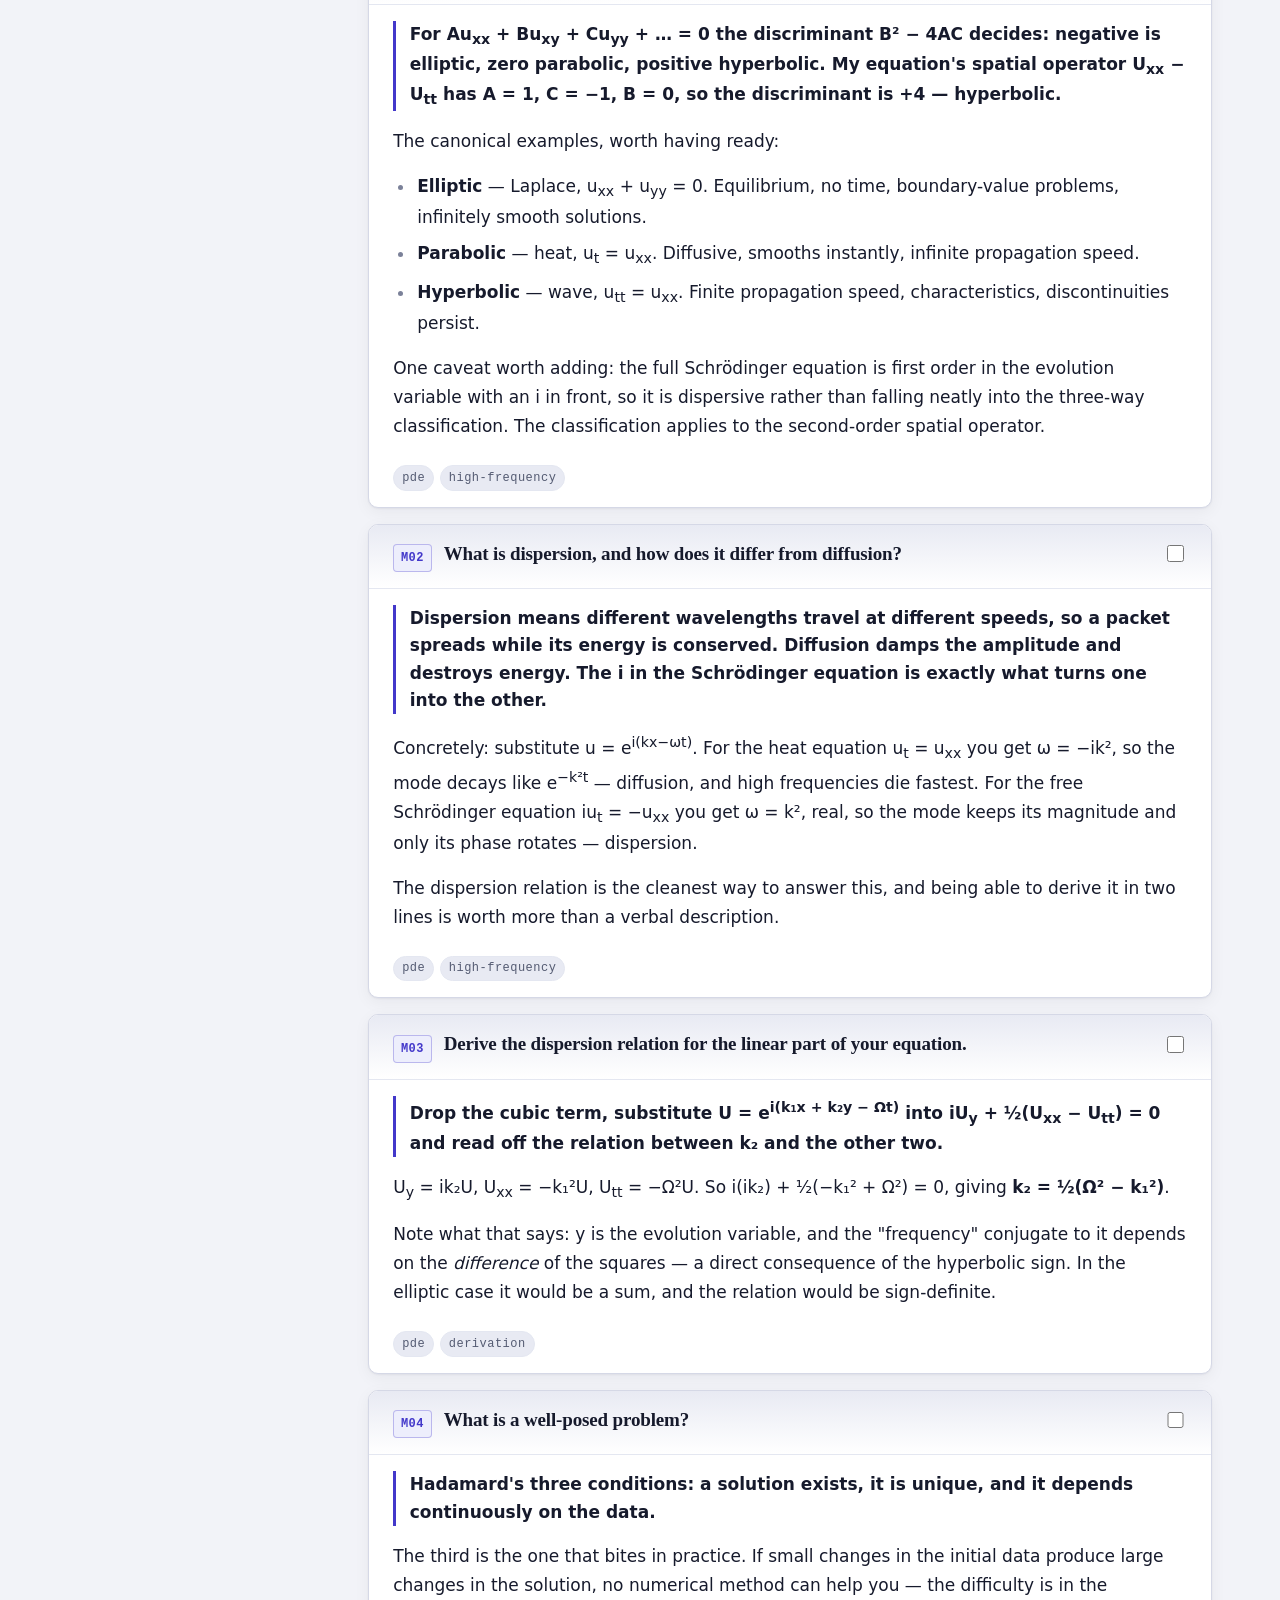
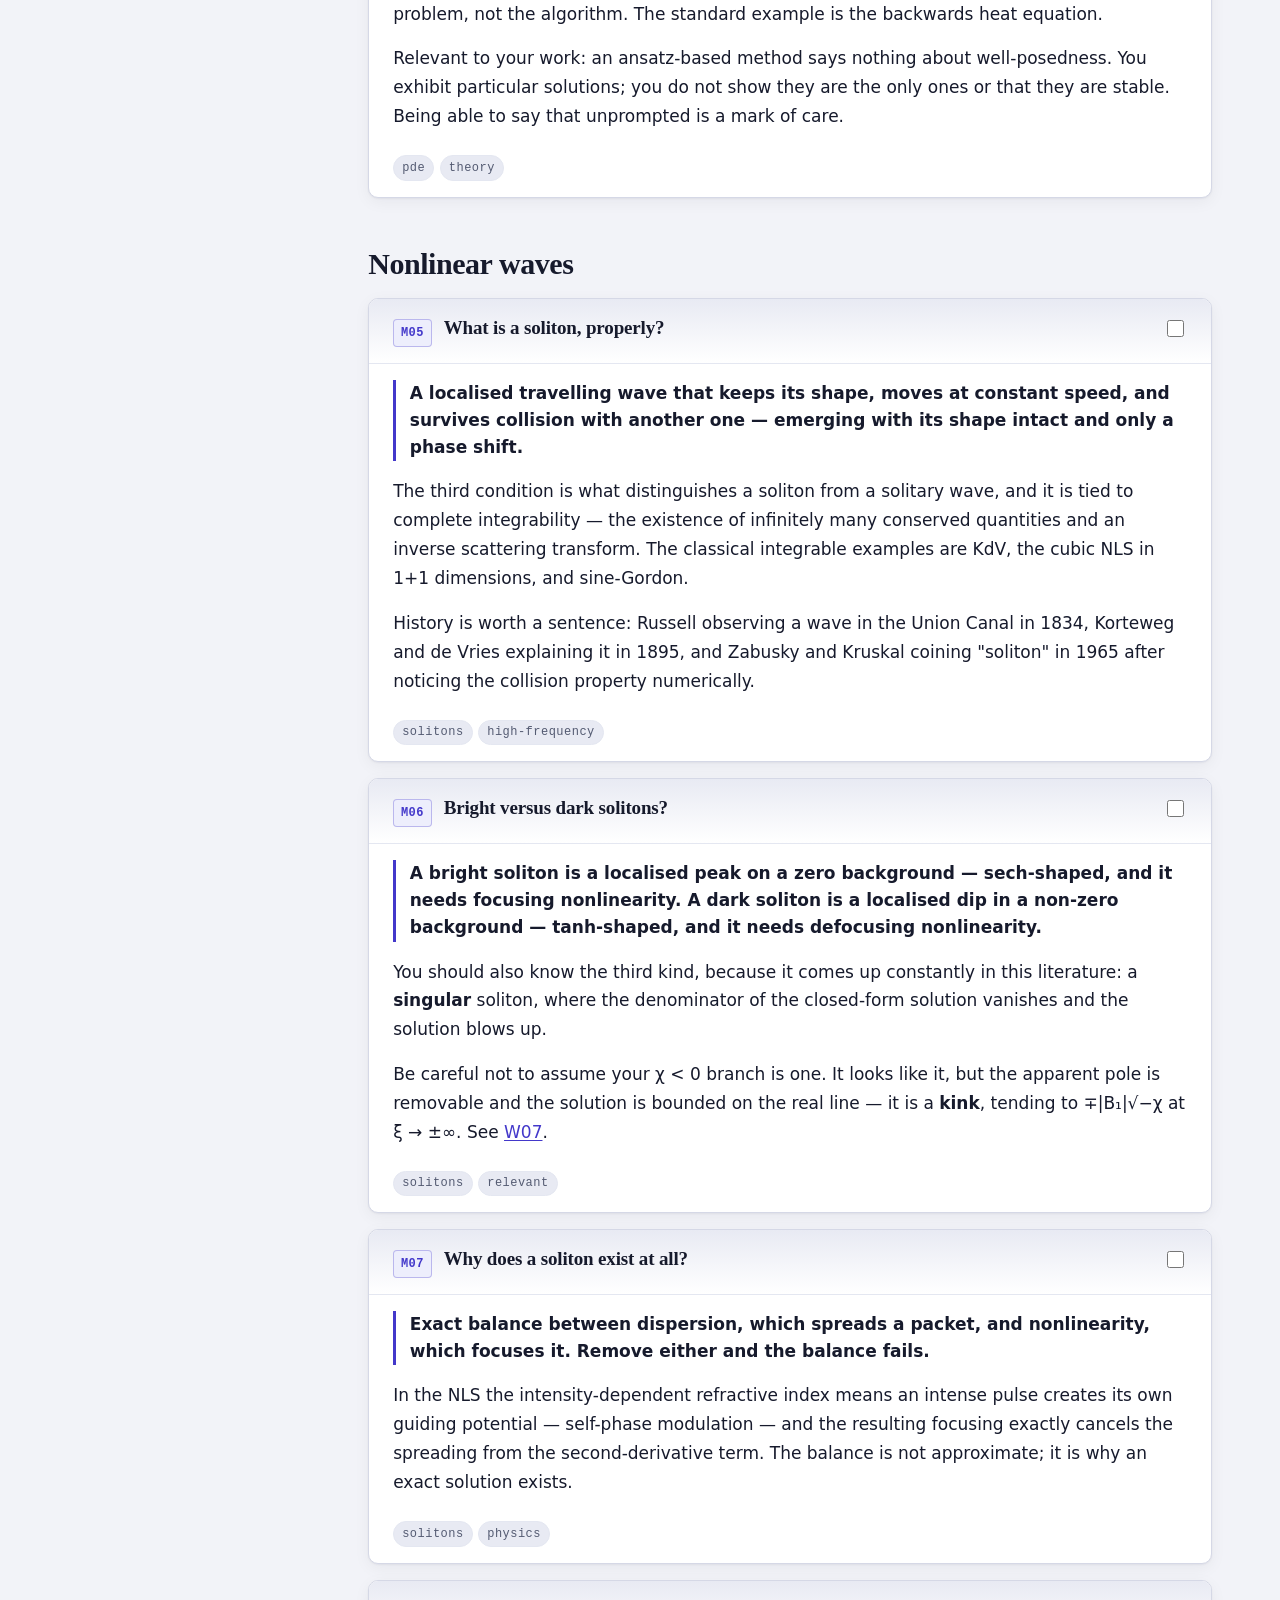
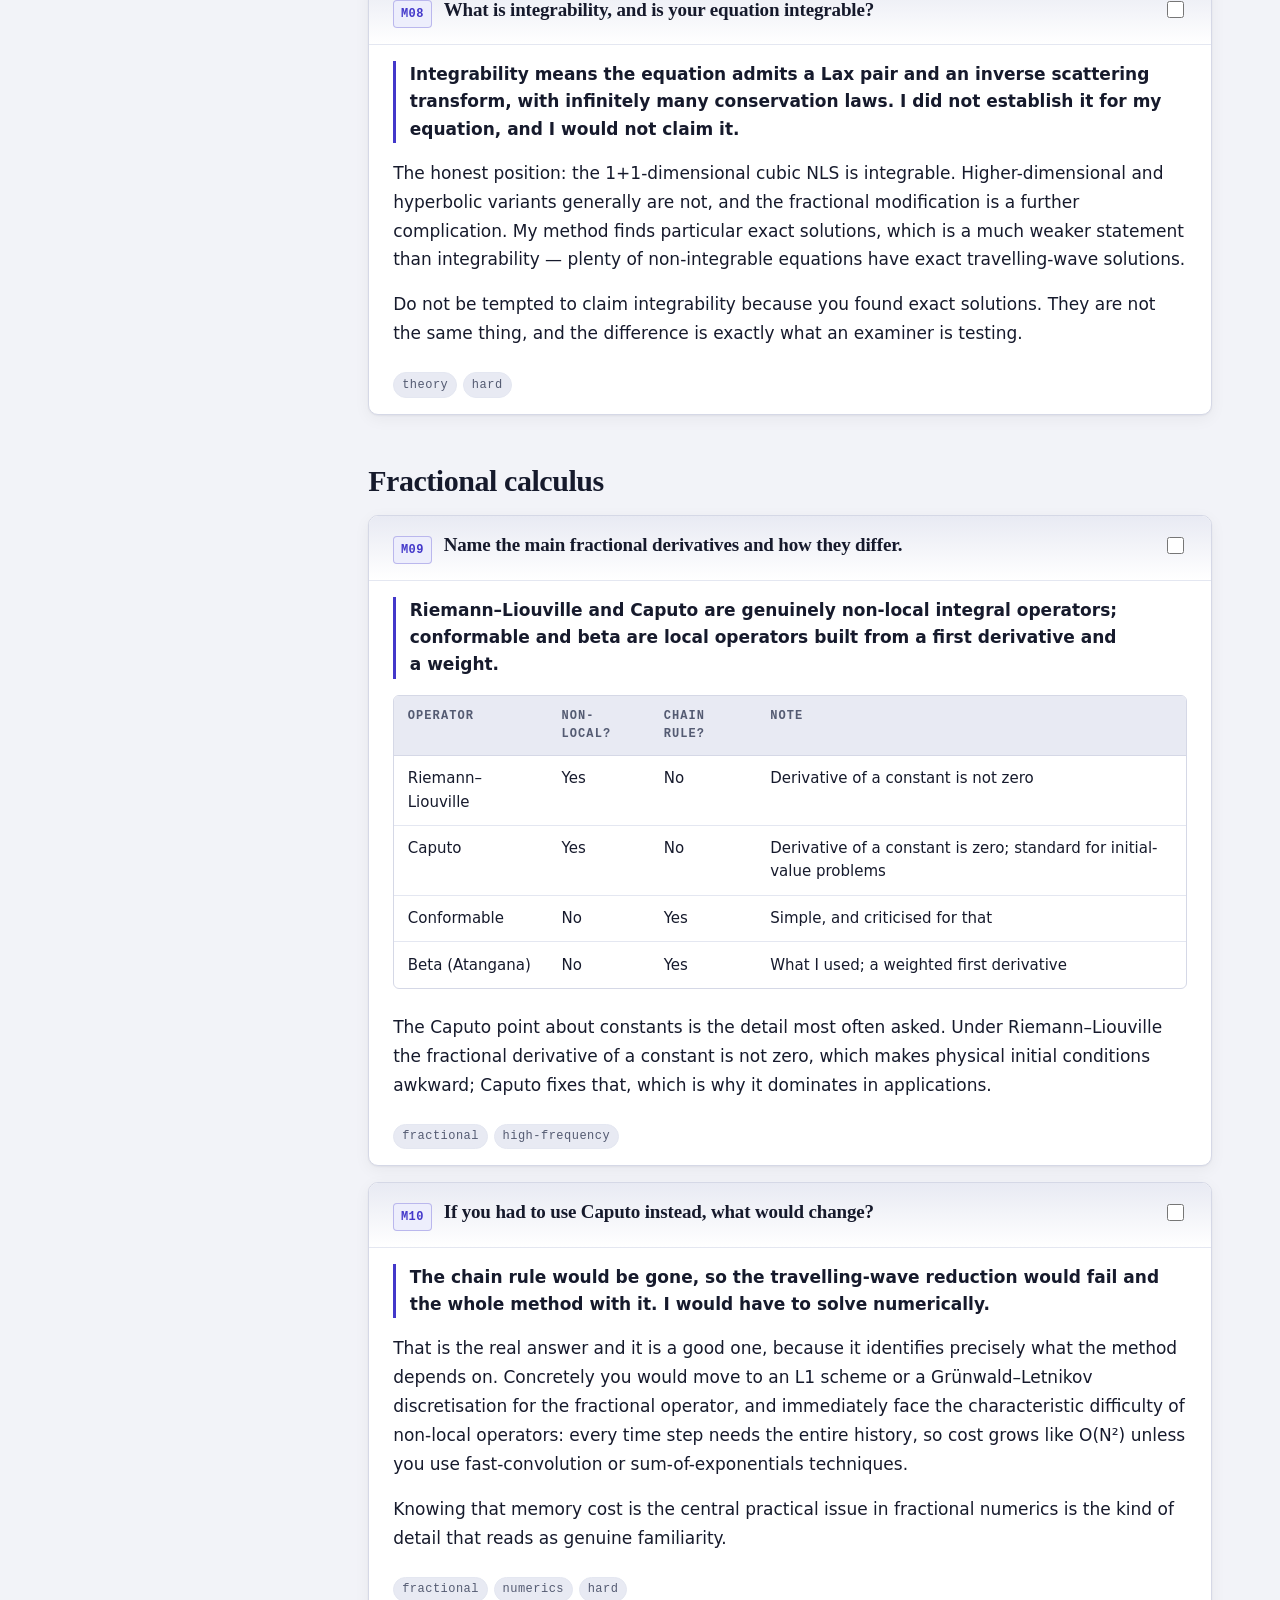
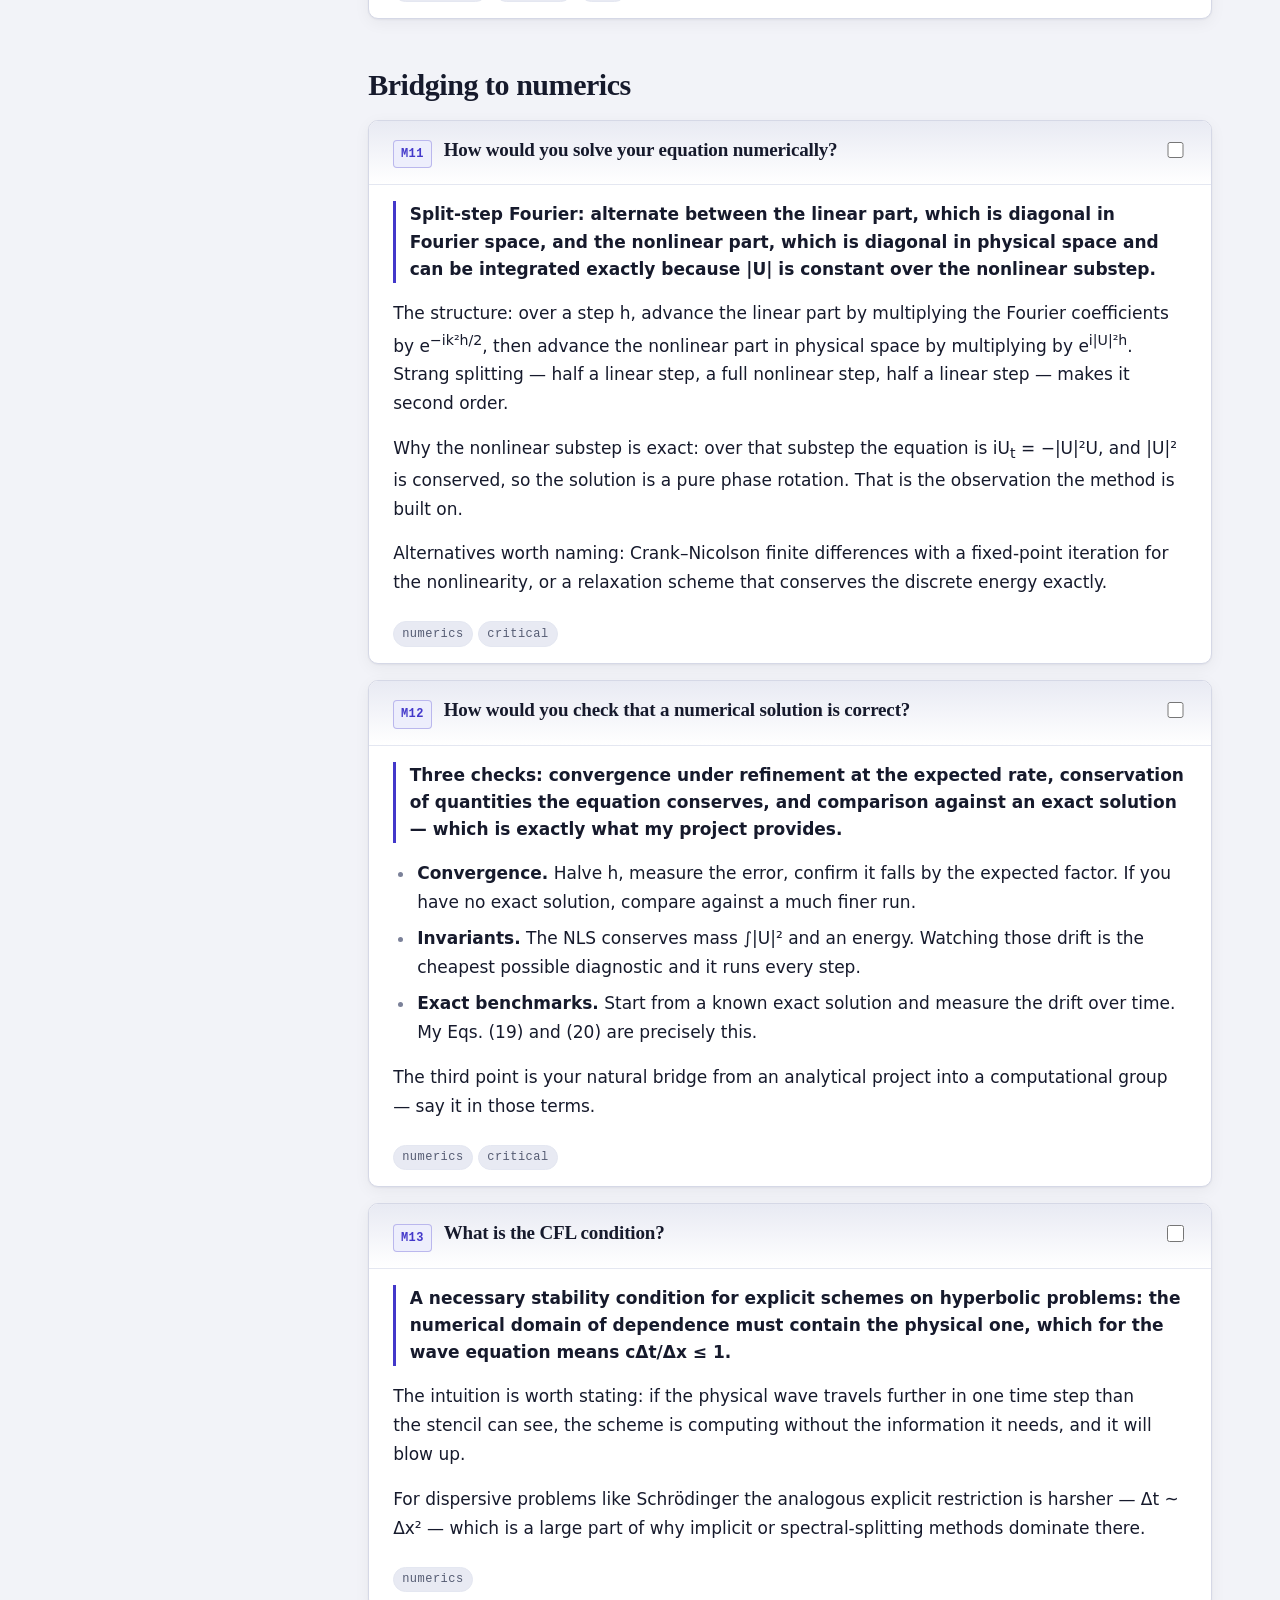
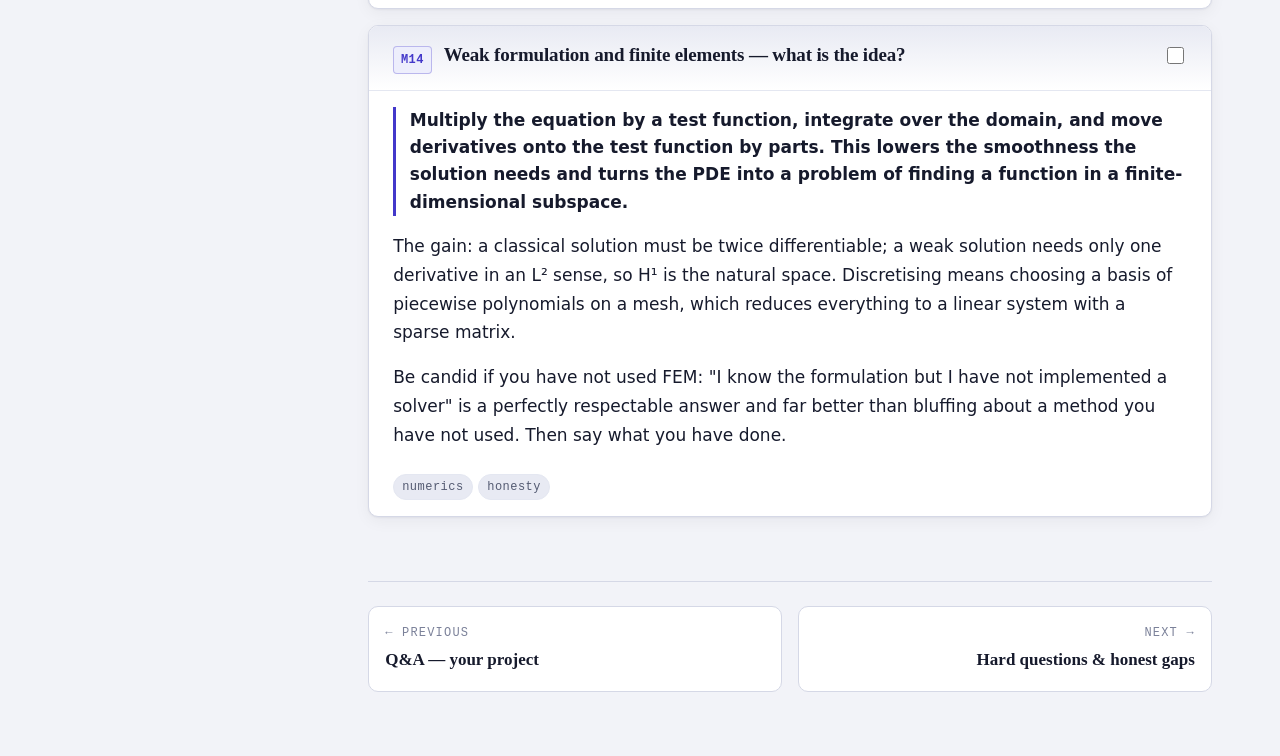
<file: qa-math.html>
<!doctype html>
<html lang="en">
<head>
<meta charset="utf-8">
<meta name="viewport" content="width=device-width, initial-scale=1">
<title>Q&amp;A — general mathematics — NLHSE project defence</title>
<script>/* applied before first paint so the layout never jumps */
try{var d=document.documentElement,s=localStorage,t=s.getItem("nlhse.theme");
if(t==="dark"||t==="light")d.setAttribute("data-theme",t);
if(s.getItem("nlhse.nav")==="collapsed")d.setAttribute("data-nav","collapsed");}catch(e){}</script>
<link rel="stylesheet" href="assets/style.css">
</head>
<body data-page="qa-math">
<a class="skip" href="#main">Skip to content</a>

<div class="topbar">
  <button class="btn btn-icon" type="button" data-menu aria-expanded="false" aria-label="Open navigation">☰</button>
  <span class="topbar-title">Q&amp;A — mathematics</span>
  <button class="btn" type="button" data-theme-toggle></button>
</div>

<div class="shell">
  <aside class="sidebar"></aside>

  <main class="main" id="main">
    <div class="col">

      <p class="eyebrow">08 · The interview</p>
      <h1>Q&amp;A — general mathematics</h1>
      <p class="lede">
        Questions that are not about your report but sit one step around it. These separate
        candidates who know their own calculation from candidates who know the subject. Most
        panels spend more time here than on the thesis itself.
      </p>

      <section class="plain">
        <p class="plain-label">In plain words</p>
        <p>
          These questions step one pace away from your thesis. The purpose is to find out whether
          you learned a <em>subject</em> or learned a <em>calculation</em> — because a research
          student will be handed problems that are not their thesis, and the panel needs to know
          you can move.
        </p>

        <h3>The four ideas everything here rests on</h3>
        <ul>
          <li>
            <strong>PDEs come in three flavours.</strong> Elliptic ones describe things that have
            settled down — the shape of a soap film, heat spread evenly over a plate. Parabolic
            ones describe smoothing and spreading, like heat flowing. Hyperbolic ones describe
            <em>waves</em>: things that travel, with a front and a finite speed. Yours is
            hyperbolic, and that is exactly why direction matters in it.
          </li>
          <li>
            <strong>Dispersion is not diffusion.</strong> Both make a pulse spread out, and they
            are completely different. Diffusion damps it — the pulse fades away and the energy is
            gone. Dispersion just rearranges it — the pulse smears but keeps all its energy,
            because the components have merely drifted apart. The single letter <em>i</em> in the
            Schrödinger equation is what turns one into the other.
          </li>
          <li>
            <strong>A soliton is a balance, not a shape.</strong> Spreading pulls one way,
            nonlinearity pulls the other, and when they cancel the pulse survives intact. The
            strict definition also demands that two of them can collide and come out unchanged —
            which is a much stronger claim, and one your project did not test.
          </li>
          <li>
            <strong>Fractional derivatives are about memory.</strong> An ordinary derivative only
            looks at a point's immediate neighbourhood. A genuinely fractional one integrates over
            the entire history. That is why they turn up in materials that creep, and in diffusion
            that does not follow the usual rules.
          </li>
        </ul>

        <h3>The bridge they are really probing</h3>
        <p>
          If the group is computational, the questions will drift toward how you would
          <em>compute</em> this rather than solve it by hand. The honest and strong answer is that
          exact solutions like yours are what numerical methods get <strong>tested against</strong>.
          A solver is only trustworthy if you can point it at a problem whose answer is already
          known exactly and show that it agrees. Most equations have no such benchmark. Yours
          does — you produced it.
        </p>
        <p class="aside">
          Where you have not used a method, say so in one sentence and then say what you have
          used. "I know the weak formulation but I've not implemented a finite-element solver" is
          a completely respectable answer. Bluffing is the only genuinely bad option, and it is
          always obvious.
        </p>
      </section>

      <div class="qa-toolbar">
        <input class="search" data-search type="search" placeholder="Filter questions…" aria-label="Filter questions">
        <button class="btn" type="button" data-quiz>Quiz mode</button>
        <button class="btn" type="button" data-reveal-all>Reveal all</button>
        <span class="counter" data-counter></span>
      </div>

      <h2 data-qa-sec>PDE fundamentals</h2>

      <article class="qa" id="m01">
        <div class="qa-head"><span class="qa-id">M01</span>
          <h3 class="qa-q">Classify second-order PDEs. Where does your equation sit?</h3>
          <input class="qa-done" type="checkbox" aria-label="Mark reviewed"></div>
        <div class="qa-body">
          <p class="qa-short">For Au<sub>xx</sub> + Bu<sub>xy</sub> + Cu<sub>yy</sub> + … = 0 the discriminant B² − 4AC decides: negative is elliptic, zero parabolic, positive hyperbolic. My equation's spatial operator U<sub>xx</sub> − U<sub>tt</sub> has A = 1, C = −1, B = 0, so the discriminant is +4 — hyperbolic.</p>
          <p>The canonical examples, worth having ready:</p>
          <ul>
            <li><strong>Elliptic</strong> — Laplace, u<sub>xx</sub> + u<sub>yy</sub> = 0. Equilibrium, no time, boundary-value problems, infinitely smooth solutions.</li>
            <li><strong>Parabolic</strong> — heat, u<sub>t</sub> = u<sub>xx</sub>. Diffusive, smooths instantly, infinite propagation speed.</li>
            <li><strong>Hyperbolic</strong> — wave, u<sub>tt</sub> = u<sub>xx</sub>. Finite propagation speed, characteristics, discontinuities persist.</li>
          </ul>
          <p>
            One caveat worth adding: the full Schrödinger equation is first order in the
            evolution variable with an i in front, so it is dispersive rather than falling
            neatly into the three-way classification. The classification applies to the
            second-order spatial operator.
          </p>
        </div>
        <div class="qa-tags"><span class="tag">pde</span><span class="tag">high-frequency</span></div>
      </article>

      <article class="qa" id="m02">
        <div class="qa-head"><span class="qa-id">M02</span>
          <h3 class="qa-q">What is dispersion, and how does it differ from diffusion?</h3>
          <input class="qa-done" type="checkbox" aria-label="Mark reviewed"></div>
        <div class="qa-body">
          <p class="qa-short">Dispersion means different wavelengths travel at different speeds, so a packet spreads while its energy is conserved. Diffusion damps the amplitude and destroys energy. The i in the Schrödinger equation is exactly what turns one into the other.</p>
          <p>
            Concretely: substitute u = e<sup>i(kx−ωt)</sup>. For the heat equation
            u<sub>t</sub> = u<sub>xx</sub> you get ω = −ik², so the mode decays like
            e<sup>−k²t</sup> — diffusion, and high frequencies die fastest. For the free
            Schrödinger equation iu<sub>t</sub> = −u<sub>xx</sub> you get ω = k², real, so the
            mode keeps its magnitude and only its phase rotates — dispersion.
          </p>
          <p>The dispersion relation is the cleanest way to answer this, and being able to derive it in two lines is worth more than a verbal description.</p>
        </div>
        <div class="qa-tags"><span class="tag">pde</span><span class="tag">high-frequency</span></div>
      </article>

      <article class="qa" id="m03">
        <div class="qa-head"><span class="qa-id">M03</span>
          <h3 class="qa-q">Derive the dispersion relation for the linear part of your equation.</h3>
          <input class="qa-done" type="checkbox" aria-label="Mark reviewed"></div>
        <div class="qa-body">
          <p class="qa-short">Drop the cubic term, substitute U = e<sup>i(k₁x + k₂y − Ωt)</sup> into iU<sub>y</sub> + ½(U<sub>xx</sub> − U<sub>tt</sub>) = 0 and read off the relation between k₂ and the other two.</p>
          <p>
            U<sub>y</sub> = ik₂U, U<sub>xx</sub> = −k₁²U, U<sub>tt</sub> = −Ω²U. So
            i(ik₂) + ½(−k₁² + Ω²) = 0, giving <strong>k₂ = ½(Ω² − k₁²)</strong>.
          </p>
          <p>
            Note what that says: y is the evolution variable, and the "frequency" conjugate to
            it depends on the <em>difference</em> of the squares — a direct consequence of the
            hyperbolic sign. In the elliptic case it would be a sum, and the relation would be
            sign-definite.
          </p>
        </div>
        <div class="qa-tags"><span class="tag">pde</span><span class="tag">derivation</span></div>
      </article>

      <article class="qa" id="m04">
        <div class="qa-head"><span class="qa-id">M04</span>
          <h3 class="qa-q">What is a well-posed problem?</h3>
          <input class="qa-done" type="checkbox" aria-label="Mark reviewed"></div>
        <div class="qa-body">
          <p class="qa-short">Hadamard's three conditions: a solution exists, it is unique, and it depends continuously on the data.</p>
          <p>
            The third is the one that bites in practice. If small changes in the initial data
            produce large changes in the solution, no numerical method can help you — the
            difficulty is in the problem, not the algorithm. The standard example is the
            backwards heat equation.
          </p>
          <p>
            Relevant to your work: an ansatz-based method says nothing about well-posedness. You
            exhibit particular solutions; you do not show they are the only ones or that they are
            stable. Being able to say that unprompted is a mark of care.
          </p>
        </div>
        <div class="qa-tags"><span class="tag">pde</span><span class="tag">theory</span></div>
      </article>

      <h2 data-qa-sec>Nonlinear waves</h2>

      <article class="qa" id="m05">
        <div class="qa-head"><span class="qa-id">M05</span>
          <h3 class="qa-q">What is a soliton, properly?</h3>
          <input class="qa-done" type="checkbox" aria-label="Mark reviewed"></div>
        <div class="qa-body">
          <p class="qa-short">A localised travelling wave that keeps its shape, moves at constant speed, and survives collision with another one — emerging with its shape intact and only a phase shift.</p>
          <p>
            The third condition is what distinguishes a soliton from a solitary wave, and it is
            tied to complete integrability — the existence of infinitely many conserved
            quantities and an inverse scattering transform. The classical integrable examples are
            KdV, the cubic NLS in 1+1 dimensions, and sine-Gordon.
          </p>
          <p>
            History is worth a sentence: Russell observing a wave in the Union Canal in 1834,
            Korteweg and de Vries explaining it in 1895, and Zabusky and Kruskal coining
            "soliton" in 1965 after noticing the collision property numerically.
          </p>
        </div>
        <div class="qa-tags"><span class="tag">solitons</span><span class="tag">high-frequency</span></div>
      </article>

      <article class="qa" id="m06">
        <div class="qa-head"><span class="qa-id">M06</span>
          <h3 class="qa-q">Bright versus dark solitons?</h3>
          <input class="qa-done" type="checkbox" aria-label="Mark reviewed"></div>
        <div class="qa-body">
          <p class="qa-short">A bright soliton is a localised peak on a zero background — sech-shaped, and it needs focusing nonlinearity. A dark soliton is a localised dip in a non-zero background — tanh-shaped, and it needs defocusing nonlinearity.</p>
          <p>
            You should also know the third kind, because it comes up constantly in this
            literature: a <strong>singular</strong> soliton, where the denominator of the
            closed-form solution vanishes and the solution blows up.
          </p>
          <p>
            Be careful not to assume your χ &lt; 0 branch is one. It looks like it, but the
            apparent pole is removable and the solution is bounded on the real line — it is a
            <strong>kink</strong>, tending to ∓|B₁|√−χ at ξ → ±∞. See
            <a href="qa-weakspots.html#w07">W07</a>.
          </p>
        </div>
        <div class="qa-tags"><span class="tag">solitons</span><span class="tag">relevant</span></div>
      </article>

      <article class="qa" id="m07">
        <div class="qa-head"><span class="qa-id">M07</span>
          <h3 class="qa-q">Why does a soliton exist at all?</h3>
          <input class="qa-done" type="checkbox" aria-label="Mark reviewed"></div>
        <div class="qa-body">
          <p class="qa-short">Exact balance between dispersion, which spreads a packet, and nonlinearity, which focuses it. Remove either and the balance fails.</p>
          <p>
            In the NLS the intensity-dependent refractive index means an intense pulse creates
            its own guiding potential — self-phase modulation — and the resulting focusing
            exactly cancels the spreading from the second-derivative term. The balance is not
            approximate; it is why an exact solution exists.
          </p>
        </div>
        <div class="qa-tags"><span class="tag">solitons</span><span class="tag">physics</span></div>
      </article>

      <article class="qa" id="m08">
        <div class="qa-head"><span class="qa-id">M08</span>
          <h3 class="qa-q">What is integrability, and is your equation integrable?</h3>
          <input class="qa-done" type="checkbox" aria-label="Mark reviewed"></div>
        <div class="qa-body">
          <p class="qa-short">Integrability means the equation admits a Lax pair and an inverse scattering transform, with infinitely many conservation laws. I did not establish it for my equation, and I would not claim it.</p>
          <p>
            The honest position: the 1+1-dimensional cubic NLS is integrable. Higher-dimensional
            and hyperbolic variants generally are not, and the fractional modification is a further
            complication. My method finds particular exact solutions, which is a much weaker
            statement than integrability — plenty of non-integrable equations have exact
            travelling-wave solutions.
          </p>
          <p>Do not be tempted to claim integrability because you found exact solutions. They are not the same thing, and the difference is exactly what an examiner is testing.</p>
        </div>
        <div class="qa-tags"><span class="tag">theory</span><span class="tag">hard</span></div>
      </article>

      <h2 data-qa-sec>Fractional calculus</h2>

      <article class="qa" id="m09">
        <div class="qa-head"><span class="qa-id">M09</span>
          <h3 class="qa-q">Name the main fractional derivatives and how they differ.</h3>
          <input class="qa-done" type="checkbox" aria-label="Mark reviewed"></div>
        <div class="qa-body">
          <p class="qa-short">Riemann–Liouville and Caputo are genuinely non-local integral operators; conformable and beta are local operators built from a first derivative and a weight.</p>
          <div class="tw">
            <table>
              <thead><tr><th>Operator</th><th>Non-local?</th><th>Chain rule?</th><th>Note</th></tr></thead>
              <tbody>
                <tr><td>Riemann–Liouville</td><td>Yes</td><td>No</td><td>Derivative of a constant is not zero</td></tr>
                <tr><td>Caputo</td><td>Yes</td><td>No</td><td>Derivative of a constant is zero; standard for initial-value problems</td></tr>
                <tr><td>Conformable</td><td>No</td><td>Yes</td><td>Simple, and criticised for that</td></tr>
                <tr><td>Beta (Atangana)</td><td>No</td><td>Yes</td><td>What I used; a weighted first derivative</td></tr>
              </tbody>
            </table>
          </div>
          <p>
            The Caputo point about constants is the detail most often asked. Under
            Riemann–Liouville the fractional derivative of a constant is not zero, which makes
            physical initial conditions awkward; Caputo fixes that, which is why it dominates in
            applications.
          </p>
        </div>
        <div class="qa-tags"><span class="tag">fractional</span><span class="tag">high-frequency</span></div>
      </article>

      <article class="qa" id="m10">
        <div class="qa-head"><span class="qa-id">M10</span>
          <h3 class="qa-q">If you had to use Caputo instead, what would change?</h3>
          <input class="qa-done" type="checkbox" aria-label="Mark reviewed"></div>
        <div class="qa-body">
          <p class="qa-short">The chain rule would be gone, so the travelling-wave reduction would fail and the whole method with it. I would have to solve numerically.</p>
          <p>
            That is the real answer and it is a good one, because it identifies precisely what
            the method depends on. Concretely you would move to an L1 scheme or a
            Grünwald–Letnikov discretisation for the fractional operator, and immediately face
            the characteristic difficulty of non-local operators: every time step needs the
            entire history, so cost grows like O(N²) unless you use fast-convolution or
            sum-of-exponentials techniques.
          </p>
          <p>Knowing that memory cost is the central practical issue in fractional numerics is the kind of detail that reads as genuine familiarity.</p>
        </div>
        <div class="qa-tags"><span class="tag">fractional</span><span class="tag">numerics</span><span class="tag">hard</span></div>
      </article>

      <h2 data-qa-sec>Bridging to numerics</h2>

      <article class="qa" id="m11">
        <div class="qa-head"><span class="qa-id">M11</span>
          <h3 class="qa-q">How would you solve your equation numerically?</h3>
          <input class="qa-done" type="checkbox" aria-label="Mark reviewed"></div>
        <div class="qa-body">
          <p class="qa-short">Split-step Fourier: alternate between the linear part, which is diagonal in Fourier space, and the nonlinear part, which is diagonal in physical space and can be integrated exactly because |U| is constant over the nonlinear substep.</p>
          <p>
            The structure: over a step h, advance the linear part by multiplying the Fourier
            coefficients by e<sup>−ik²h/2</sup>, then advance the nonlinear part in physical
            space by multiplying by e<sup>i|U|²h</sup>. Strang splitting — half a linear step,
            a full nonlinear step, half a linear step — makes it second order.
          </p>
          <p>
            Why the nonlinear substep is exact: over that substep the equation is
            iU<sub>t</sub> = −|U|²U, and |U|² is conserved, so the solution is a pure phase
            rotation. That is the observation the method is built on.
          </p>
          <p>Alternatives worth naming: Crank–Nicolson finite differences with a fixed-point iteration for the nonlinearity, or a relaxation scheme that conserves the discrete energy exactly.</p>
        </div>
        <div class="qa-tags"><span class="tag">numerics</span><span class="tag">critical</span></div>
      </article>

      <article class="qa" id="m12">
        <div class="qa-head"><span class="qa-id">M12</span>
          <h3 class="qa-q">How would you check that a numerical solution is correct?</h3>
          <input class="qa-done" type="checkbox" aria-label="Mark reviewed"></div>
        <div class="qa-body">
          <p class="qa-short">Three checks: convergence under refinement at the expected rate, conservation of quantities the equation conserves, and comparison against an exact solution — which is exactly what my project provides.</p>
          <ul>
            <li><strong>Convergence.</strong> Halve h, measure the error, confirm it falls by the expected factor. If you have no exact solution, compare against a much finer run.</li>
            <li><strong>Invariants.</strong> The NLS conserves mass ∫|U|² and an energy. Watching those drift is the cheapest possible diagnostic and it runs every step.</li>
            <li><strong>Exact benchmarks.</strong> Start from a known exact solution and measure the drift over time. My Eqs. (19) and (20) are precisely this.</li>
          </ul>
          <p>The third point is your natural bridge from an analytical project into a computational group — say it in those terms.</p>
        </div>
        <div class="qa-tags"><span class="tag">numerics</span><span class="tag">critical</span></div>
      </article>

      <article class="qa" id="m13">
        <div class="qa-head"><span class="qa-id">M13</span>
          <h3 class="qa-q">What is the CFL condition?</h3>
          <input class="qa-done" type="checkbox" aria-label="Mark reviewed"></div>
        <div class="qa-body">
          <p class="qa-short">A necessary stability condition for explicit schemes on hyperbolic problems: the numerical domain of dependence must contain the physical one, which for the wave equation means cΔt/Δx ≤ 1.</p>
          <p>
            The intuition is worth stating: if the physical wave travels further in one time step
            than the stencil can see, the scheme is computing without the information it needs,
            and it will blow up.
          </p>
          <p>
            For dispersive problems like Schrödinger the analogous explicit restriction is
            harsher — Δt ~ Δx² — which is a large part of why implicit or spectral-splitting
            methods dominate there.
          </p>
        </div>
        <div class="qa-tags"><span class="tag">numerics</span></div>
      </article>

      <article class="qa" id="m14">
        <div class="qa-head"><span class="qa-id">M14</span>
          <h3 class="qa-q">Weak formulation and finite elements — what is the idea?</h3>
          <input class="qa-done" type="checkbox" aria-label="Mark reviewed"></div>
        <div class="qa-body">
          <p class="qa-short">Multiply the equation by a test function, integrate over the domain, and move derivatives onto the test function by parts. This lowers the smoothness the solution needs and turns the PDE into a problem of finding a function in a finite-dimensional subspace.</p>
          <p>
            The gain: a classical solution must be twice differentiable; a weak solution needs
            only one derivative in an L² sense, so H¹ is the natural space. Discretising means
            choosing a basis of piecewise polynomials on a mesh, which reduces everything to a
            linear system with a sparse matrix.
          </p>
          <p>
            Be candid if you have not used FEM: "I know the formulation but I have not
            implemented a solver" is a perfectly respectable answer and far better than bluffing
            about a method you have not used. Then say what you have done.
          </p>
        </div>
        <div class="qa-tags"><span class="tag">numerics</span><span class="tag">honesty</span></div>
      </article>

      <nav data-pagenav></nav>
    </div>
  </main>
</div>

<script src="assets/app.js"></script>
</body>
</html>
</file>
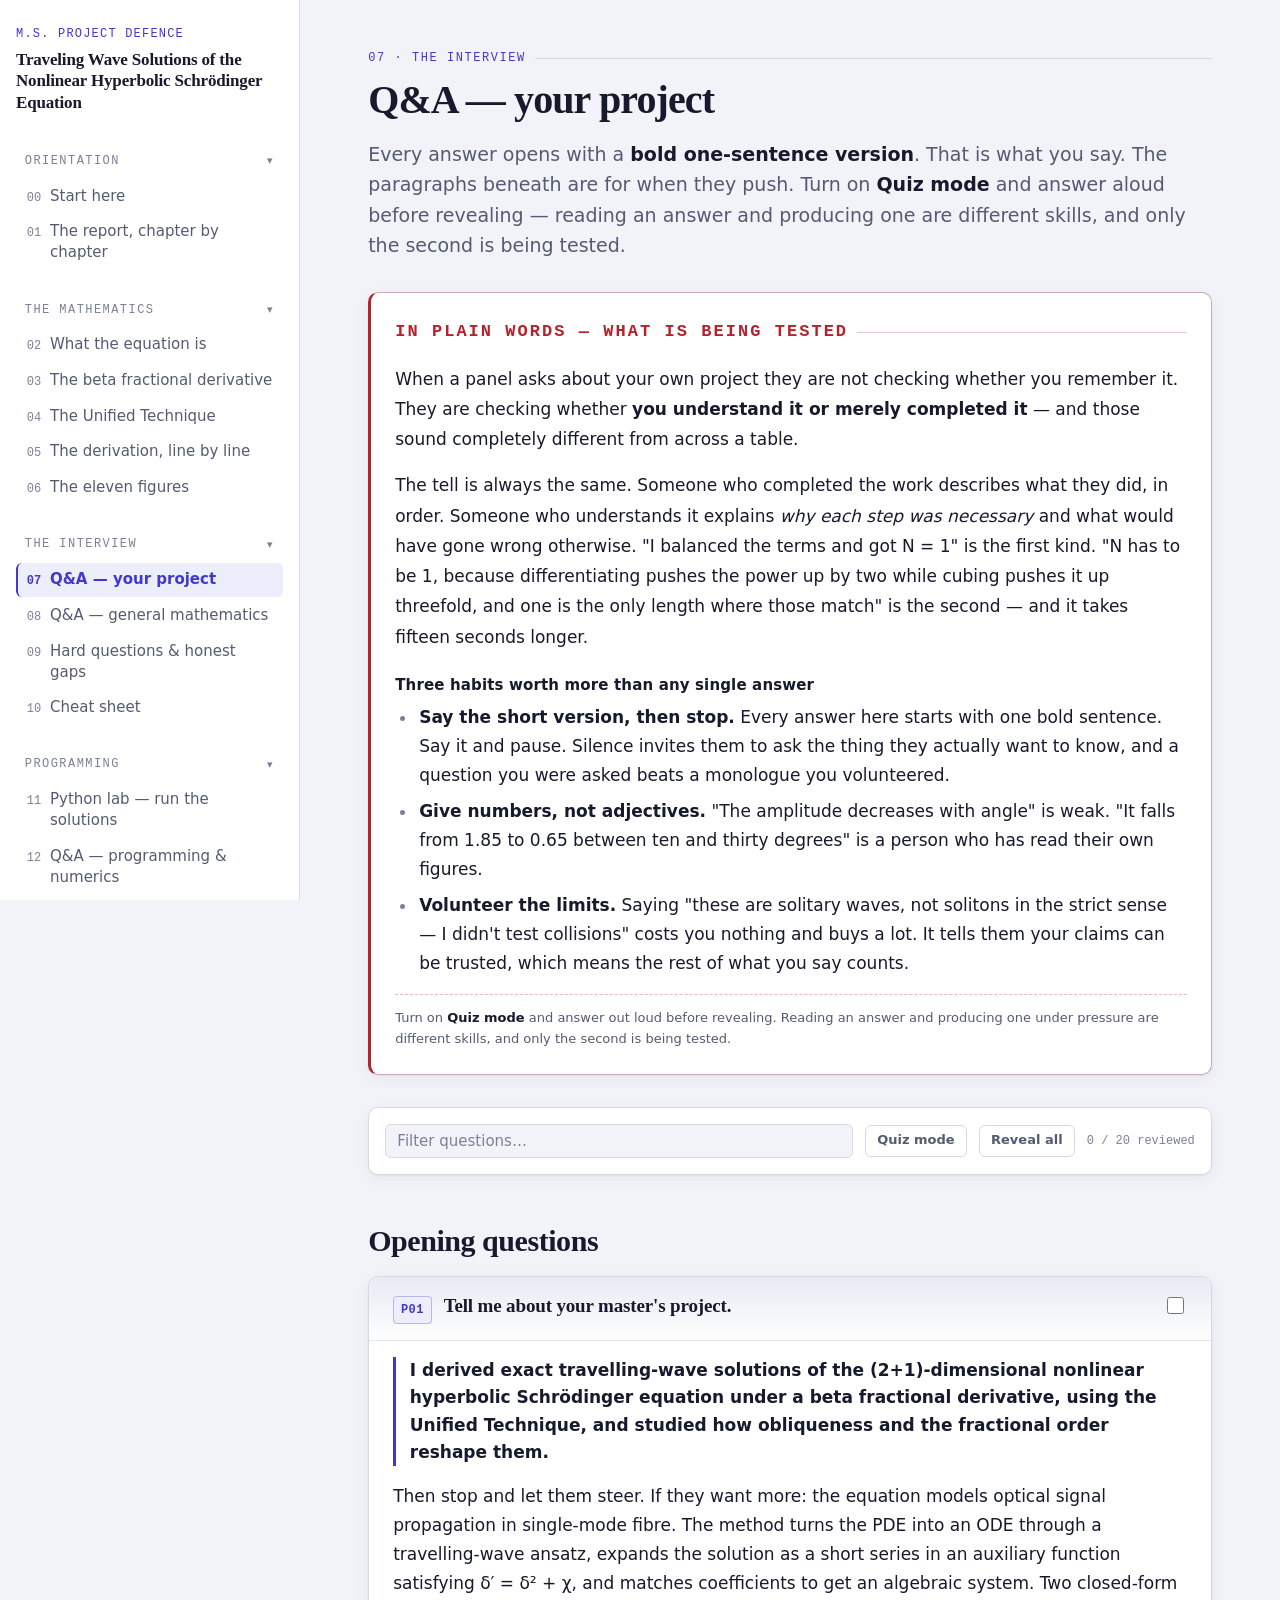
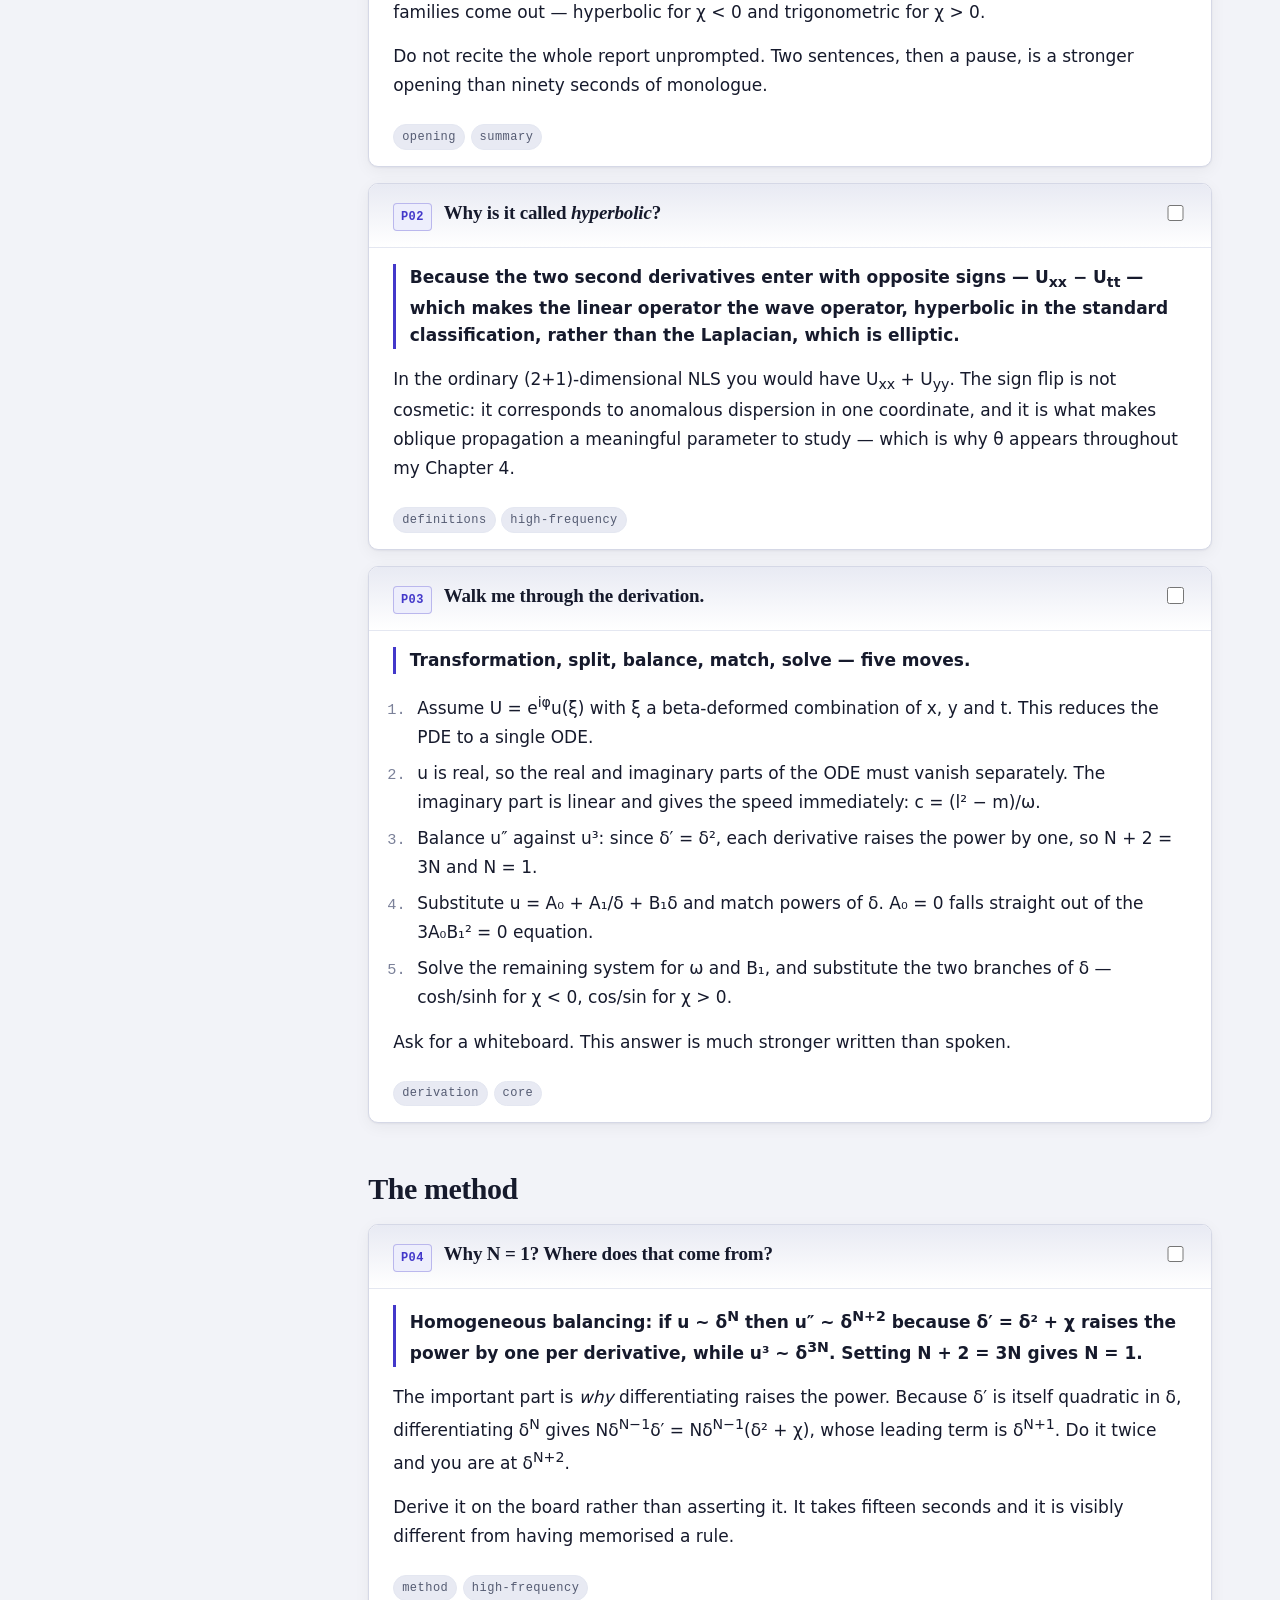
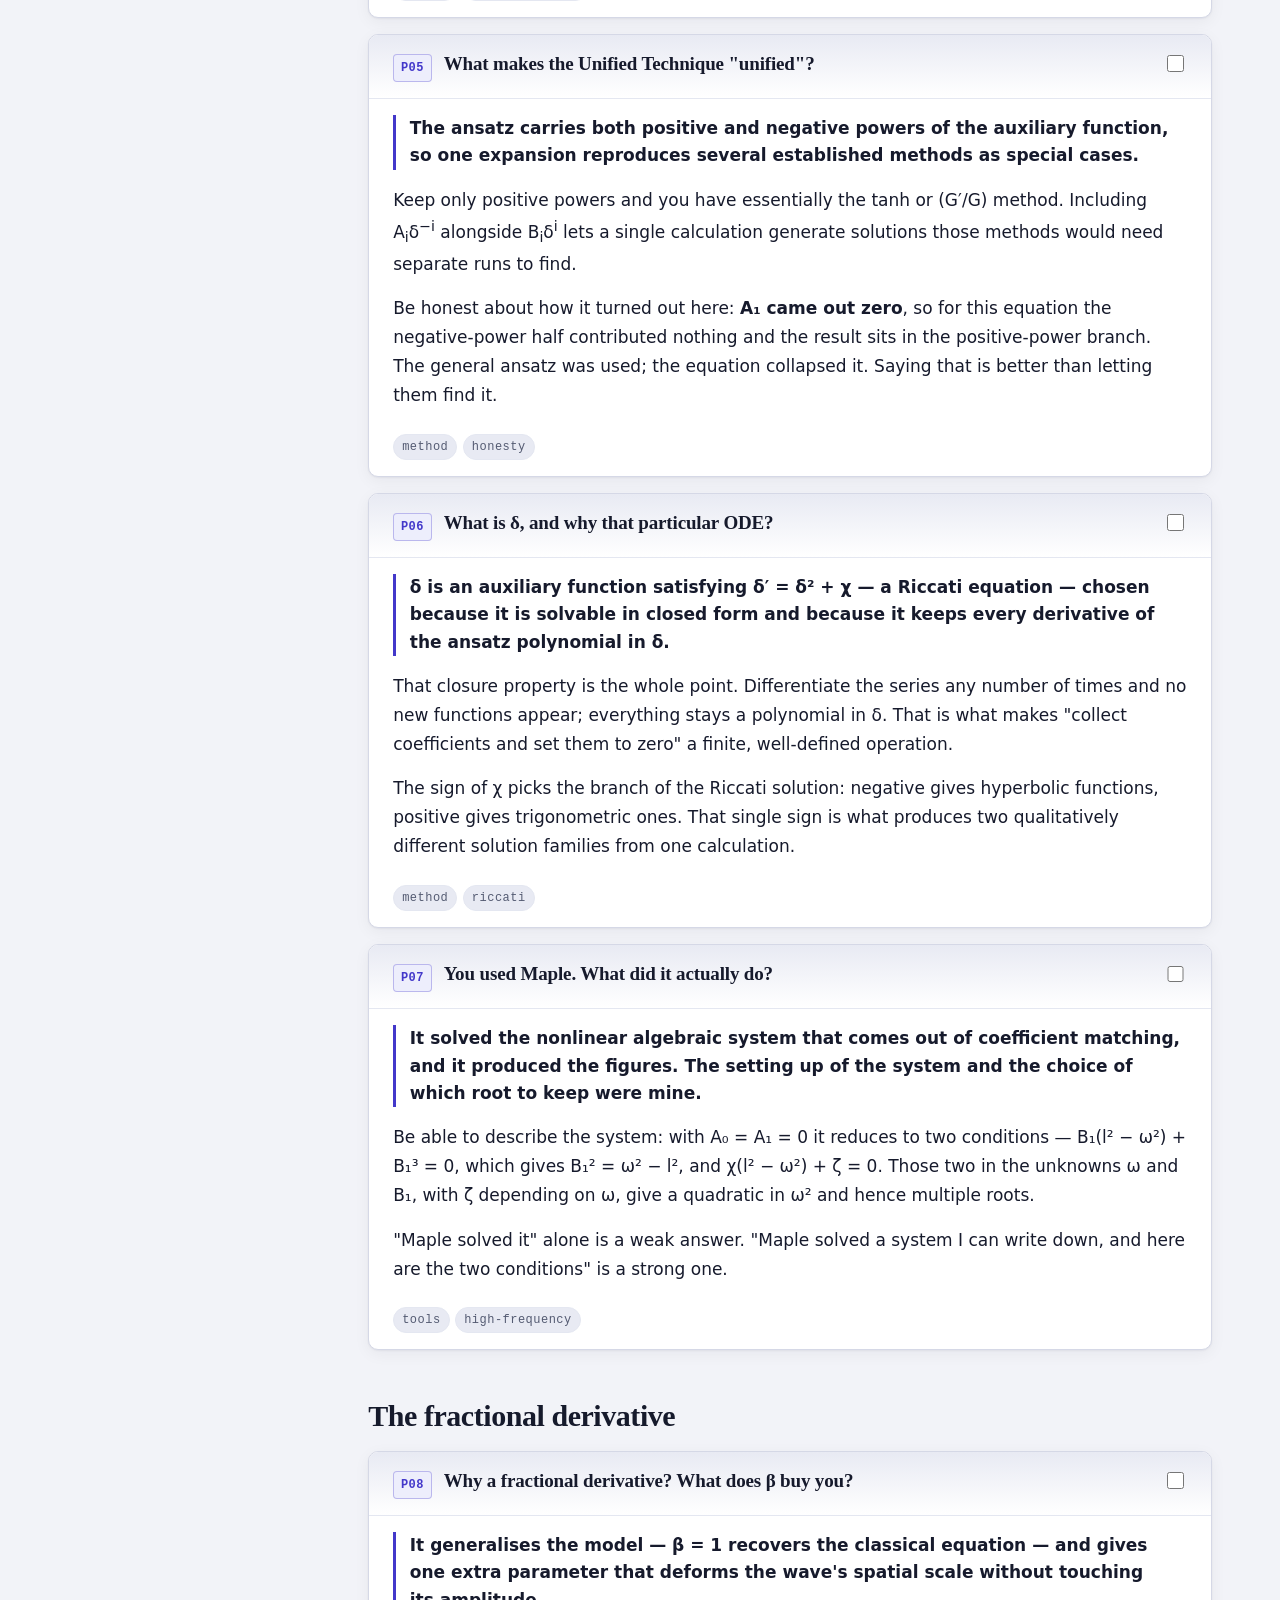
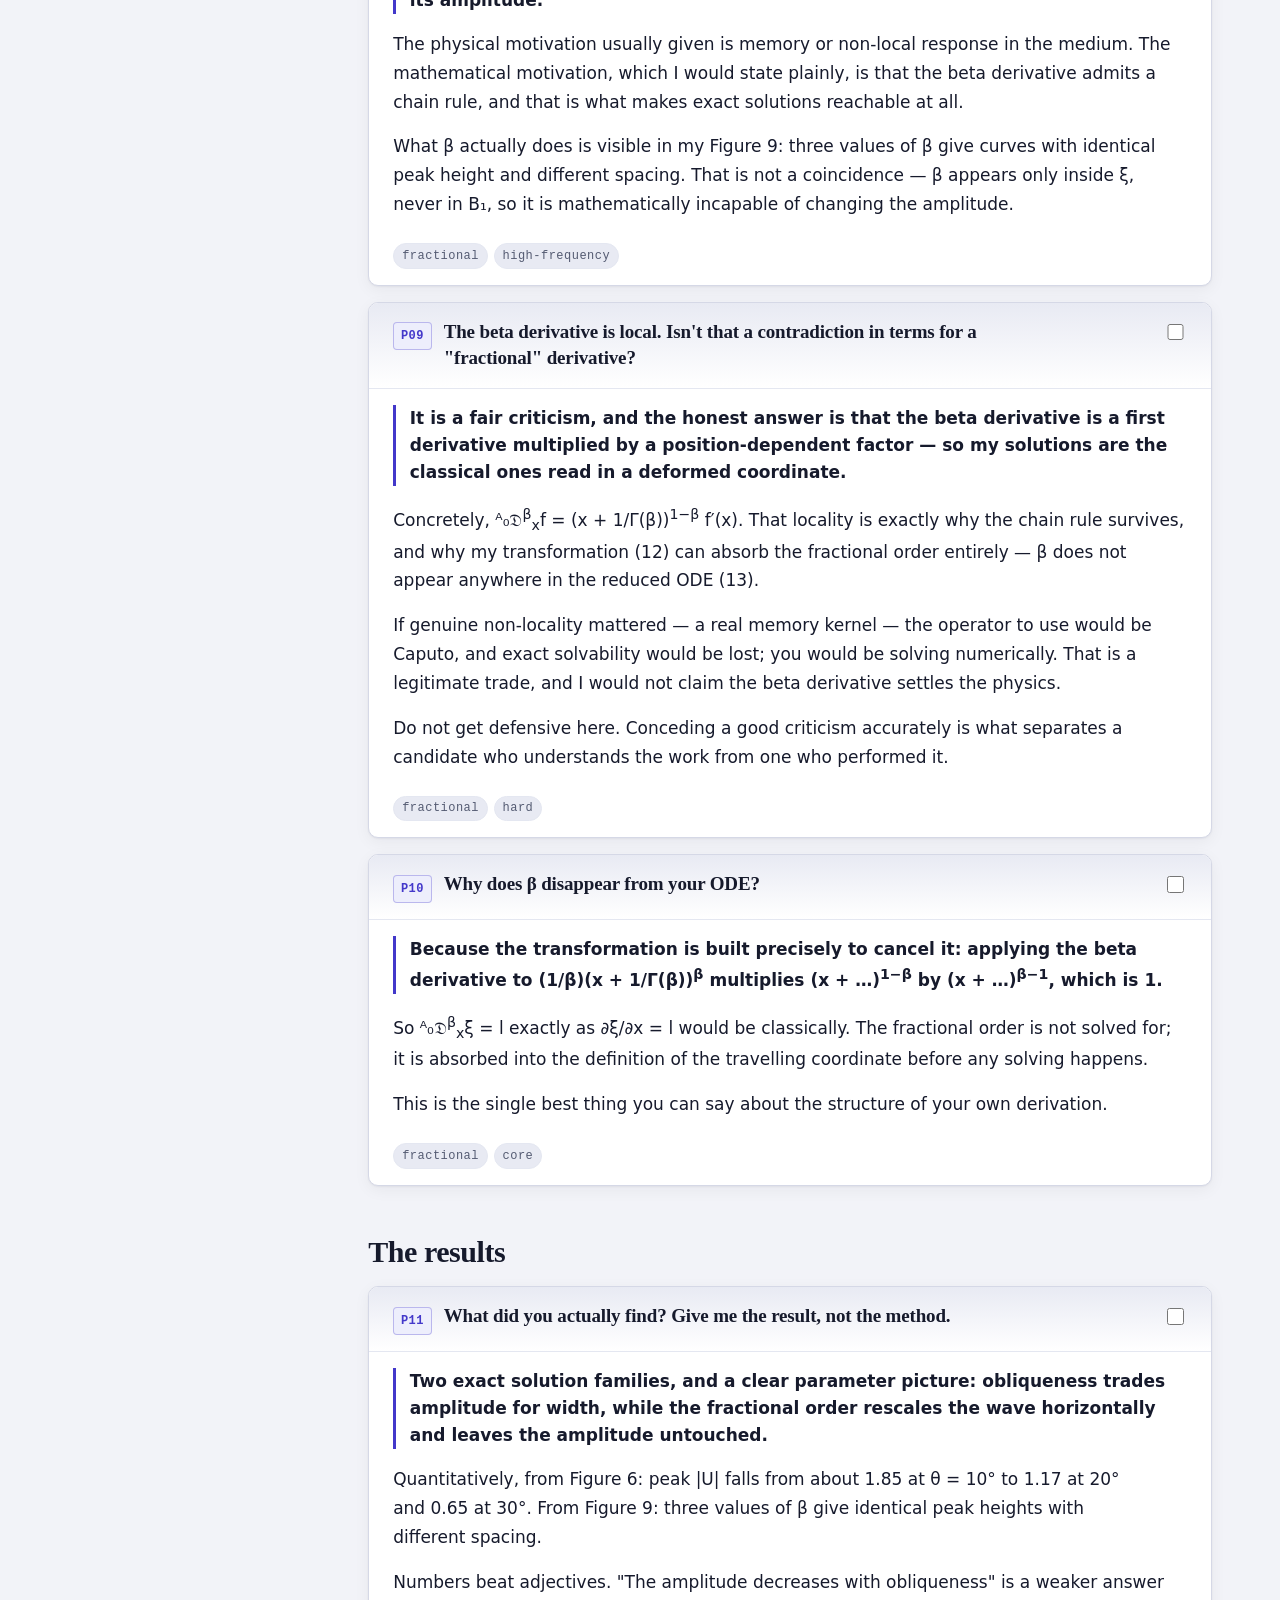
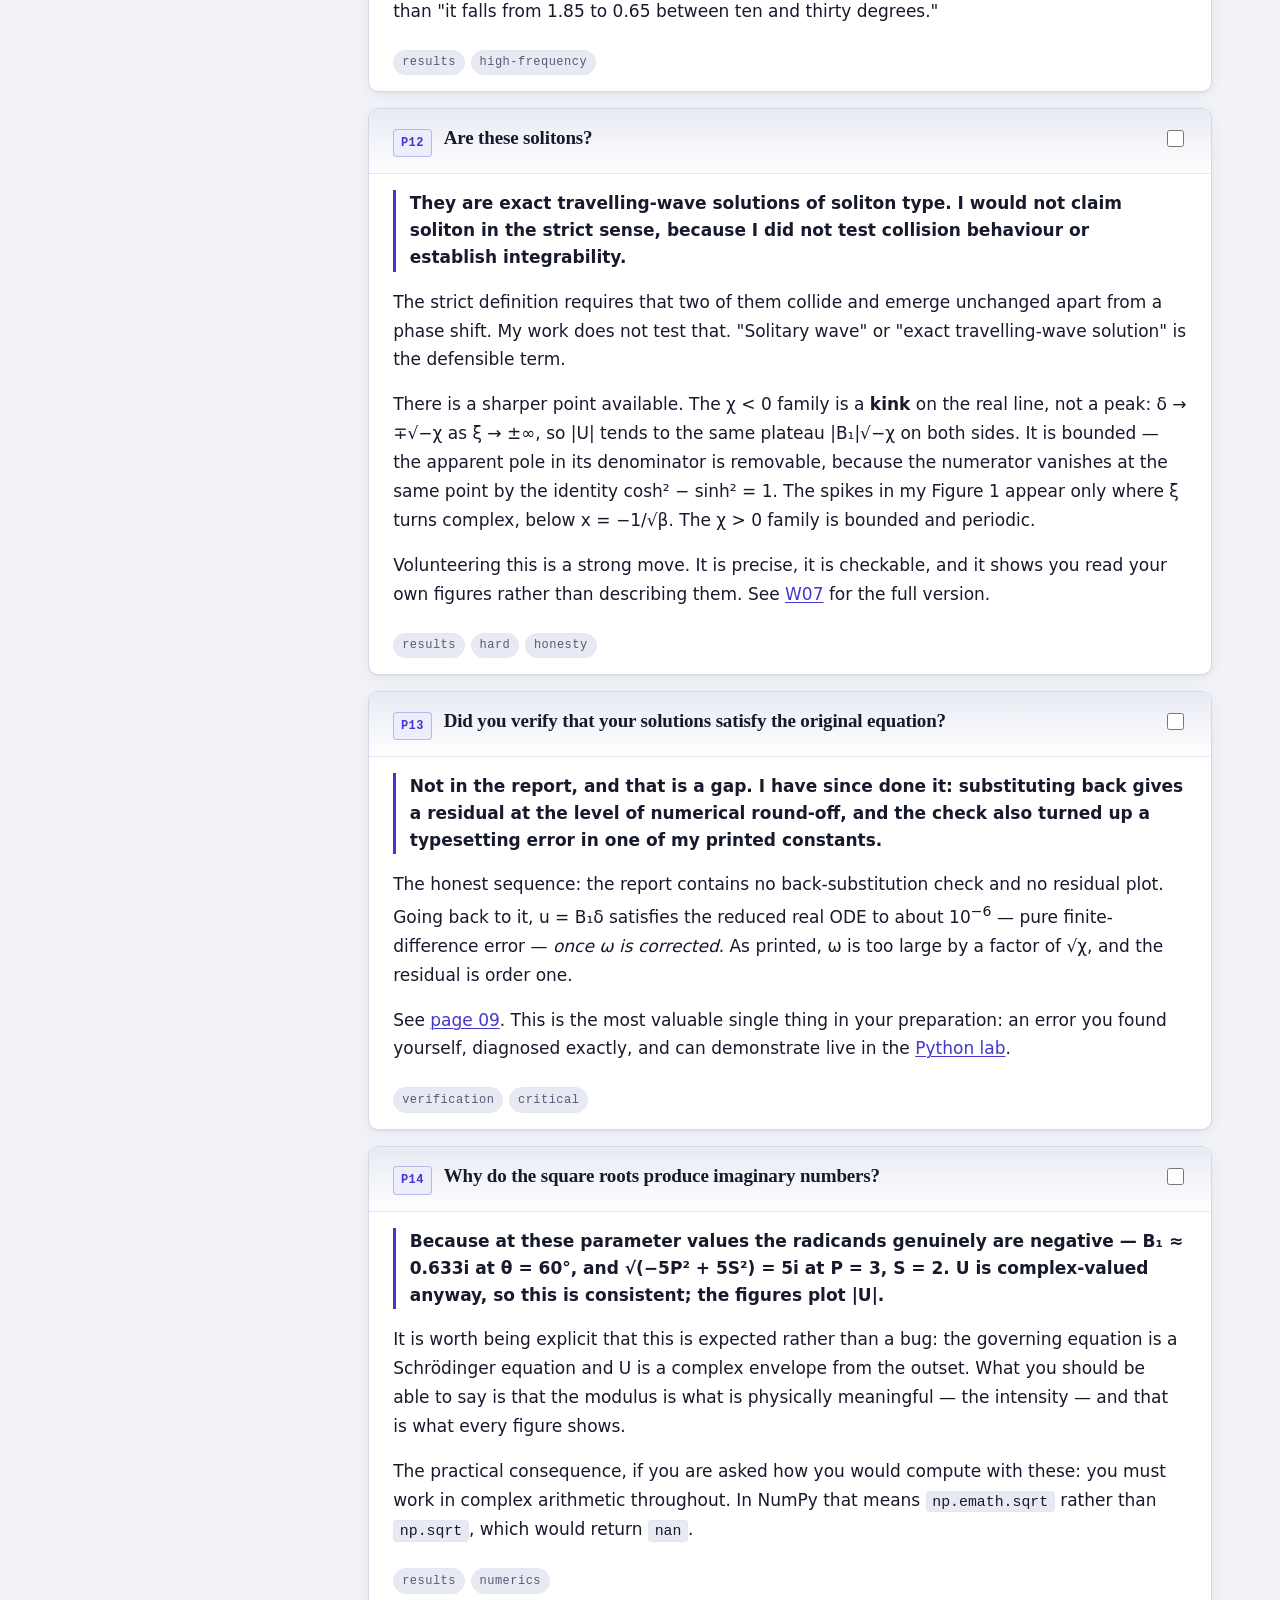
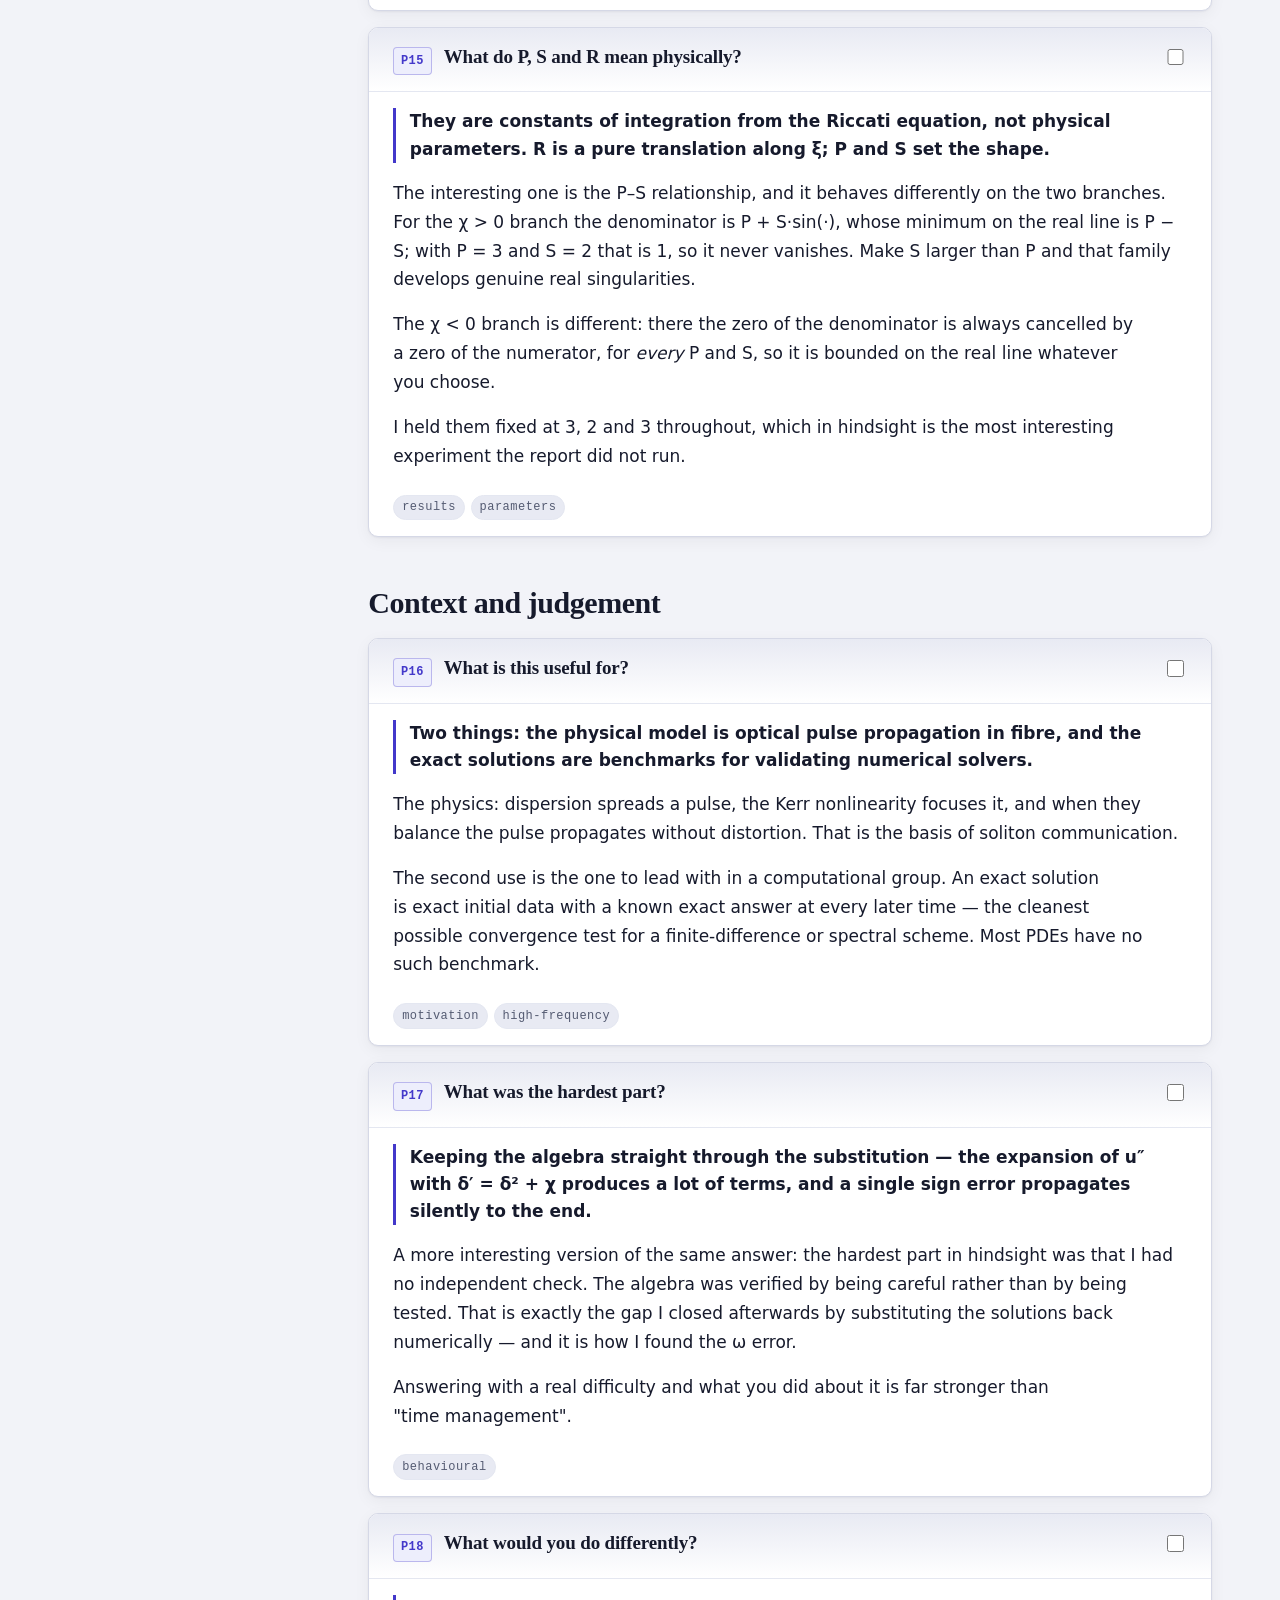
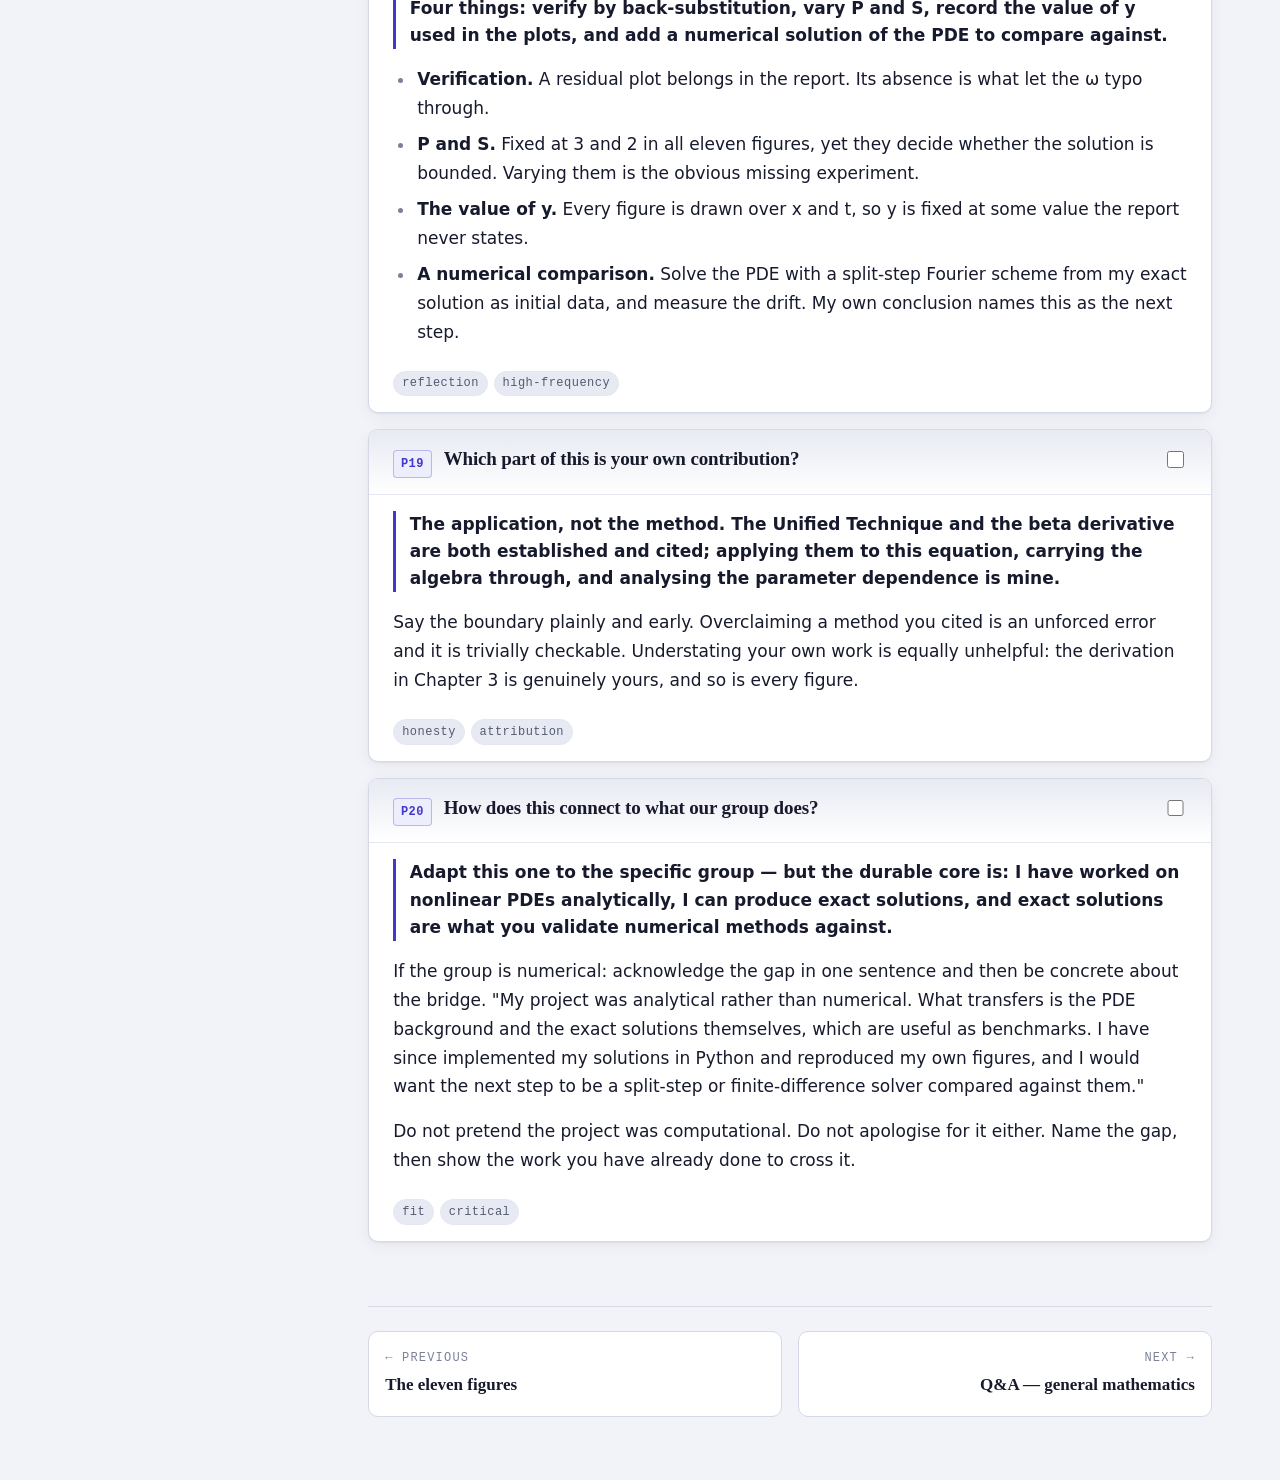
<file: qa-project.html>
<!doctype html>
<html lang="en">
<head>
<meta charset="utf-8">
<meta name="viewport" content="width=device-width, initial-scale=1">
<title>Q&amp;A — your project — NLHSE project defence</title>
<script>/* applied before first paint so the layout never jumps */
try{var d=document.documentElement,s=localStorage,t=s.getItem("nlhse.theme");
if(t==="dark"||t==="light")d.setAttribute("data-theme",t);
if(s.getItem("nlhse.nav")==="collapsed")d.setAttribute("data-nav","collapsed");}catch(e){}</script>
<link rel="stylesheet" href="assets/style.css">
</head>
<body data-page="qa-project">
<a class="skip" href="#main">Skip to content</a>

<div class="topbar">
  <button class="btn btn-icon" type="button" data-menu aria-expanded="false" aria-label="Open navigation">☰</button>
  <span class="topbar-title">Q&amp;A — your project</span>
  <button class="btn" type="button" data-theme-toggle></button>
</div>

<div class="shell">
  <aside class="sidebar"></aside>

  <main class="main" id="main">
    <div class="col">

      <p class="eyebrow">07 · The interview</p>
      <h1>Q&amp;A — your project</h1>
      <p class="lede">
        Every answer opens with a <strong>bold one-sentence version</strong>. That is what you
        say. The paragraphs beneath are for when they push. Turn on <strong>Quiz mode</strong>
        and answer aloud before revealing — reading an answer and producing one are different
        skills, and only the second is being tested.
      </p>

      <section class="plain">
        <p class="plain-label">In plain words — what is being tested</p>
        <p>
          When a panel asks about your own project they are not checking whether you remember it.
          They are checking whether <strong>you understand it or merely completed it</strong> —
          and those sound completely different from across a table.
        </p>
        <p>
          The tell is always the same. Someone who completed the work describes what they did, in
          order. Someone who understands it explains <em>why each step was necessary</em> and what
          would have gone wrong otherwise. "I balanced the terms and got N = 1" is the first kind.
          "N has to be 1, because differentiating pushes the power up by two while cubing pushes it
          up threefold, and one is the only length where those match" is the second — and it takes
          fifteen seconds longer.
        </p>

        <h3>Three habits worth more than any single answer</h3>
        <ul>
          <li>
            <strong>Say the short version, then stop.</strong> Every answer here starts with one
            bold sentence. Say it and pause. Silence invites them to ask the thing they actually
            want to know, and a question you were asked beats a monologue you volunteered.
          </li>
          <li>
            <strong>Give numbers, not adjectives.</strong> "The amplitude decreases with angle" is
            weak. "It falls from 1.85 to 0.65 between ten and thirty degrees" is a person who has
            read their own figures.
          </li>
          <li>
            <strong>Volunteer the limits.</strong> Saying "these are solitary waves, not solitons
            in the strict sense — I didn't test collisions" costs you nothing and buys a lot. It
            tells them your claims can be trusted, which means the rest of what you say counts.
          </li>
        </ul>
        <p class="aside">
          Turn on <strong>Quiz mode</strong> and answer out loud before revealing. Reading an
          answer and producing one under pressure are different skills, and only the second is
          being tested.
        </p>
      </section>

      <div class="qa-toolbar">
        <input class="search" data-search type="search" placeholder="Filter questions…" aria-label="Filter questions">
        <button class="btn" type="button" data-quiz>Quiz mode</button>
        <button class="btn" type="button" data-reveal-all>Reveal all</button>
        <span class="counter" data-counter></span>
      </div>

      <h2 data-qa-sec>Opening questions</h2>

      <article class="qa" id="p01">
        <div class="qa-head"><span class="qa-id">P01</span>
          <h3 class="qa-q">Tell me about your master's project.</h3>
          <input class="qa-done" type="checkbox" aria-label="Mark reviewed"></div>
        <div class="qa-body">
          <p class="qa-short">I derived exact travelling-wave solutions of the (2+1)-dimensional nonlinear hyperbolic Schrödinger equation under a beta fractional derivative, using the Unified Technique, and studied how obliqueness and the fractional order reshape them.</p>
          <p>
            Then stop and let them steer. If they want more: the equation models optical signal
            propagation in single-mode fibre. The method turns the PDE into an ODE through a
            travelling-wave ansatz, expands the solution as a short series in an auxiliary
            function satisfying δ′ = δ² + χ, and matches coefficients to get an algebraic
            system. Two closed-form families come out — hyperbolic for χ &lt; 0 and
            trigonometric for χ &gt; 0.
          </p>
          <p>
            Do not recite the whole report unprompted. Two sentences, then a pause, is a
            stronger opening than ninety seconds of monologue.
          </p>
        </div>
        <div class="qa-tags"><span class="tag">opening</span><span class="tag">summary</span></div>
      </article>

      <article class="qa" id="p02">
        <div class="qa-head"><span class="qa-id">P02</span>
          <h3 class="qa-q">Why is it called <em>hyperbolic</em>?</h3>
          <input class="qa-done" type="checkbox" aria-label="Mark reviewed"></div>
        <div class="qa-body">
          <p class="qa-short">Because the two second derivatives enter with opposite signs — U<sub>xx</sub> − U<sub>tt</sub> — which makes the linear operator the wave operator, hyperbolic in the standard classification, rather than the Laplacian, which is elliptic.</p>
          <p>
            In the ordinary (2+1)-dimensional NLS you would have U<sub>xx</sub> + U<sub>yy</sub>.
            The sign flip is not cosmetic: it corresponds to anomalous dispersion in one
            coordinate, and it is what makes oblique propagation a meaningful parameter to
            study — which is why θ appears throughout my Chapter 4.
          </p>
        </div>
        <div class="qa-tags"><span class="tag">definitions</span><span class="tag">high-frequency</span></div>
      </article>

      <article class="qa" id="p03">
        <div class="qa-head"><span class="qa-id">P03</span>
          <h3 class="qa-q">Walk me through the derivation.</h3>
          <input class="qa-done" type="checkbox" aria-label="Mark reviewed"></div>
        <div class="qa-body">
          <p class="qa-short">Transformation, split, balance, match, solve — five moves.</p>
          <ol>
            <li>Assume U = e<sup>iφ</sup>u(ξ) with ξ a beta-deformed combination of x, y and t. This reduces the PDE to a single ODE.</li>
            <li>u is real, so the real and imaginary parts of the ODE must vanish separately. The imaginary part is linear and gives the speed immediately: c = (l² − m)/ω.</li>
            <li>Balance u″ against u³: since δ′ = δ², each derivative raises the power by one, so N + 2 = 3N and N = 1.</li>
            <li>Substitute u = A₀ + A₁/δ + B₁δ and match powers of δ. A₀ = 0 falls straight out of the 3A₀B₁² = 0 equation.</li>
            <li>Solve the remaining system for ω and B₁, and substitute the two branches of δ — cosh/sinh for χ &lt; 0, cos/sin for χ &gt; 0.</li>
          </ol>
          <p>Ask for a whiteboard. This answer is much stronger written than spoken.</p>
        </div>
        <div class="qa-tags"><span class="tag">derivation</span><span class="tag">core</span></div>
      </article>

      <h2 data-qa-sec>The method</h2>

      <article class="qa" id="p04">
        <div class="qa-head"><span class="qa-id">P04</span>
          <h3 class="qa-q">Why N = 1? Where does that come from?</h3>
          <input class="qa-done" type="checkbox" aria-label="Mark reviewed"></div>
        <div class="qa-body">
          <p class="qa-short">Homogeneous balancing: if u ~ δ<sup>N</sup> then u″ ~ δ<sup>N+2</sup> because δ′ = δ² + χ raises the power by one per derivative, while u³ ~ δ<sup>3N</sup>. Setting N + 2 = 3N gives N = 1.</p>
          <p>
            The important part is <em>why</em> differentiating raises the power. Because δ′ is
            itself quadratic in δ, differentiating δ<sup>N</sup> gives Nδ<sup>N−1</sup>δ′ =
            Nδ<sup>N−1</sup>(δ² + χ), whose leading term is δ<sup>N+1</sup>. Do it twice and
            you are at δ<sup>N+2</sup>.
          </p>
          <p>Derive it on the board rather than asserting it. It takes fifteen seconds and it is visibly different from having memorised a rule.</p>
        </div>
        <div class="qa-tags"><span class="tag">method</span><span class="tag">high-frequency</span></div>
      </article>

      <article class="qa" id="p05">
        <div class="qa-head"><span class="qa-id">P05</span>
          <h3 class="qa-q">What makes the Unified Technique "unified"?</h3>
          <input class="qa-done" type="checkbox" aria-label="Mark reviewed"></div>
        <div class="qa-body">
          <p class="qa-short">The ansatz carries both positive and negative powers of the auxiliary function, so one expansion reproduces several established methods as special cases.</p>
          <p>
            Keep only positive powers and you have essentially the tanh or (G′/G) method.
            Including A<sub>i</sub>δ<sup>−i</sup> alongside B<sub>i</sub>δ<sup>i</sup> lets a
            single calculation generate solutions those methods would need separate runs to find.
          </p>
          <p>
            Be honest about how it turned out here: <strong>A₁ came out zero</strong>, so for
            this equation the negative-power half contributed nothing and the result sits in the
            positive-power branch. The general ansatz was used; the equation collapsed it. Saying
            that is better than letting them find it.
          </p>
        </div>
        <div class="qa-tags"><span class="tag">method</span><span class="tag">honesty</span></div>
      </article>

      <article class="qa" id="p06">
        <div class="qa-head"><span class="qa-id">P06</span>
          <h3 class="qa-q">What is δ, and why that particular ODE?</h3>
          <input class="qa-done" type="checkbox" aria-label="Mark reviewed"></div>
        <div class="qa-body">
          <p class="qa-short">δ is an auxiliary function satisfying δ′ = δ² + χ — a Riccati equation — chosen because it is solvable in closed form and because it keeps every derivative of the ansatz polynomial in δ.</p>
          <p>
            That closure property is the whole point. Differentiate the series any number of
            times and no new functions appear; everything stays a polynomial in δ. That is what
            makes "collect coefficients and set them to zero" a finite, well-defined operation.
          </p>
          <p>
            The sign of χ picks the branch of the Riccati solution: negative gives
            hyperbolic functions, positive gives trigonometric ones. That single sign is what
            produces two qualitatively different solution families from one calculation.
          </p>
        </div>
        <div class="qa-tags"><span class="tag">method</span><span class="tag">riccati</span></div>
      </article>

      <article class="qa" id="p07">
        <div class="qa-head"><span class="qa-id">P07</span>
          <h3 class="qa-q">You used Maple. What did it actually do?</h3>
          <input class="qa-done" type="checkbox" aria-label="Mark reviewed"></div>
        <div class="qa-body">
          <p class="qa-short">It solved the nonlinear algebraic system that comes out of coefficient matching, and it produced the figures. The setting up of the system and the choice of which root to keep were mine.</p>
          <p>
            Be able to describe the system: with A₀ = A₁ = 0 it reduces to two conditions —
            B₁(l² − ω²) + B₁³ = 0, which gives B₁² = ω² − l², and χ(l² − ω²) + ζ = 0. Those two
            in the unknowns ω and B₁, with ζ depending on ω, give a quadratic in ω² and hence
            multiple roots.
          </p>
          <p>
            "Maple solved it" alone is a weak answer. "Maple solved a system I can write down,
            and here are the two conditions" is a strong one.
          </p>
        </div>
        <div class="qa-tags"><span class="tag">tools</span><span class="tag">high-frequency</span></div>
      </article>

      <h2 data-qa-sec>The fractional derivative</h2>

      <article class="qa" id="p08">
        <div class="qa-head"><span class="qa-id">P08</span>
          <h3 class="qa-q">Why a fractional derivative? What does β buy you?</h3>
          <input class="qa-done" type="checkbox" aria-label="Mark reviewed"></div>
        <div class="qa-body">
          <p class="qa-short">It generalises the model — β = 1 recovers the classical equation — and gives one extra parameter that deforms the wave's spatial scale without touching its amplitude.</p>
          <p>
            The physical motivation usually given is memory or non-local response in the medium.
            The mathematical motivation, which I would state plainly, is that the beta derivative
            admits a chain rule, and that is what makes exact solutions reachable at all.
          </p>
          <p>
            What β actually does is visible in my Figure 9: three values of β give curves with
            identical peak height and different spacing. That is not a coincidence — β appears
            only inside ξ, never in B₁, so it is mathematically incapable of changing the
            amplitude.
          </p>
        </div>
        <div class="qa-tags"><span class="tag">fractional</span><span class="tag">high-frequency</span></div>
      </article>

      <article class="qa" id="p09">
        <div class="qa-head"><span class="qa-id">P09</span>
          <h3 class="qa-q">The beta derivative is local. Isn't that a contradiction in terms for a "fractional" derivative?</h3>
          <input class="qa-done" type="checkbox" aria-label="Mark reviewed"></div>
        <div class="qa-body">
          <p class="qa-short">It is a fair criticism, and the honest answer is that the beta derivative is a first derivative multiplied by a position-dependent factor — so my solutions are the classical ones read in a deformed coordinate.</p>
          <p>
            Concretely, ᴬ₀𝔇<sup>β</sup><sub>x</sub>f = (x + 1/Γ(β))<sup>1−β</sup> f′(x). That
            locality is exactly why the chain rule survives, and why my transformation (12) can
            absorb the fractional order entirely — β does not appear anywhere in the reduced
            ODE (13).
          </p>
          <p>
            If genuine non-locality mattered — a real memory kernel — the operator to use would
            be Caputo, and exact solvability would be lost; you would be solving numerically.
            That is a legitimate trade, and I would not claim the beta derivative settles the
            physics.
          </p>
          <p>Do not get defensive here. Conceding a good criticism accurately is what separates a candidate who understands the work from one who performed it.</p>
        </div>
        <div class="qa-tags"><span class="tag">fractional</span><span class="tag">hard</span></div>
      </article>

      <article class="qa" id="p10">
        <div class="qa-head"><span class="qa-id">P10</span>
          <h3 class="qa-q">Why does β disappear from your ODE?</h3>
          <input class="qa-done" type="checkbox" aria-label="Mark reviewed"></div>
        <div class="qa-body">
          <p class="qa-short">Because the transformation is built precisely to cancel it: applying the beta derivative to (1/β)(x + 1/Γ(β))<sup>β</sup> multiplies (x + …)<sup>1−β</sup> by (x + …)<sup>β−1</sup>, which is 1.</p>
          <p>
            So ᴬ₀𝔇<sup>β</sup><sub>x</sub>ξ = l exactly as ∂ξ/∂x = l would be classically. The
            fractional order is not solved for; it is absorbed into the definition of the
            travelling coordinate before any solving happens.
          </p>
          <p>This is the single best thing you can say about the structure of your own derivation.</p>
        </div>
        <div class="qa-tags"><span class="tag">fractional</span><span class="tag">core</span></div>
      </article>

      <h2 data-qa-sec>The results</h2>

      <article class="qa" id="p11">
        <div class="qa-head"><span class="qa-id">P11</span>
          <h3 class="qa-q">What did you actually find? Give me the result, not the method.</h3>
          <input class="qa-done" type="checkbox" aria-label="Mark reviewed"></div>
        <div class="qa-body">
          <p class="qa-short">Two exact solution families, and a clear parameter picture: obliqueness trades amplitude for width, while the fractional order rescales the wave horizontally and leaves the amplitude untouched.</p>
          <p>
            Quantitatively, from Figure 6: peak |U| falls from about 1.85 at θ = 10° to 1.17 at
            20° and 0.65 at 30°. From Figure 9: three values of β give identical peak heights
            with different spacing.
          </p>
          <p>
            Numbers beat adjectives. "The amplitude decreases with obliqueness" is a weaker
            answer than "it falls from 1.85 to 0.65 between ten and thirty degrees."
          </p>
        </div>
        <div class="qa-tags"><span class="tag">results</span><span class="tag">high-frequency</span></div>
      </article>

      <article class="qa" id="p12">
        <div class="qa-head"><span class="qa-id">P12</span>
          <h3 class="qa-q">Are these solitons?</h3>
          <input class="qa-done" type="checkbox" aria-label="Mark reviewed"></div>
        <div class="qa-body">
          <p class="qa-short">They are exact travelling-wave solutions of soliton type. I would not claim soliton in the strict sense, because I did not test collision behaviour or establish integrability.</p>
          <p>
            The strict definition requires that two of them collide and emerge unchanged apart
            from a phase shift. My work does not test that. "Solitary wave" or "exact
            travelling-wave solution" is the defensible term.
          </p>
          <p>
            There is a sharper point available. The χ &lt; 0 family is a <strong>kink</strong>
            on the real line, not a peak: δ → ∓√−χ as ξ → ±∞, so |U| tends to the same plateau
            |B₁|√−χ on both sides. It is bounded — the apparent pole in its denominator is
            removable, because the numerator vanishes at the same point by the identity
            cosh² − sinh² = 1. The spikes in my Figure 1 appear only where ξ turns complex,
            below x = −1/√β. The χ &gt; 0 family is bounded and periodic.
          </p>
          <p>Volunteering this is a strong move. It is precise, it is checkable, and it shows you read your own figures rather than describing them. See <a href="qa-weakspots.html#w07">W07</a> for the full version.</p>
        </div>
        <div class="qa-tags"><span class="tag">results</span><span class="tag">hard</span><span class="tag">honesty</span></div>
      </article>

      <article class="qa" id="p13">
        <div class="qa-head"><span class="qa-id">P13</span>
          <h3 class="qa-q">Did you verify that your solutions satisfy the original equation?</h3>
          <input class="qa-done" type="checkbox" aria-label="Mark reviewed"></div>
        <div class="qa-body">
          <p class="qa-short">Not in the report, and that is a gap. I have since done it: substituting back gives a residual at the level of numerical round-off, and the check also turned up a typesetting error in one of my printed constants.</p>
          <p>
            The honest sequence: the report contains no back-substitution check and no residual
            plot. Going back to it, u = B₁δ satisfies the reduced real ODE to about
            10<sup>−6</sup> — pure finite-difference error — <em>once ω is corrected</em>. As
            printed, ω is too large by a factor of √χ, and the residual is order one.
          </p>
          <p>
            See <a href="qa-weakspots.html#omega">page 09</a>. This is the most valuable single
            thing in your preparation: an error you found yourself, diagnosed exactly, and can
            demonstrate live in the <a href="lab.html#c2">Python lab</a>.
          </p>
        </div>
        <div class="qa-tags"><span class="tag">verification</span><span class="tag">critical</span></div>
      </article>

      <article class="qa" id="p14">
        <div class="qa-head"><span class="qa-id">P14</span>
          <h3 class="qa-q">Why do the square roots produce imaginary numbers?</h3>
          <input class="qa-done" type="checkbox" aria-label="Mark reviewed"></div>
        <div class="qa-body">
          <p class="qa-short">Because at these parameter values the radicands genuinely are negative — B₁ ≈ 0.633i at θ = 60°, and √(−5P² + 5S²) = 5i at P = 3, S = 2. U is complex-valued anyway, so this is consistent; the figures plot |U|.</p>
          <p>
            It is worth being explicit that this is expected rather than a bug: the governing
            equation is a Schrödinger equation and U is a complex envelope from the outset. What
            you should be able to say is that the modulus is what is physically meaningful — the
            intensity — and that is what every figure shows.
          </p>
          <p>
            The practical consequence, if you are asked how you would compute with these: you
            must work in complex arithmetic throughout. In NumPy that means
            <code>np.emath.sqrt</code> rather than <code>np.sqrt</code>, which would return
            <code>nan</code>.
          </p>
        </div>
        <div class="qa-tags"><span class="tag">results</span><span class="tag">numerics</span></div>
      </article>

      <article class="qa" id="p15">
        <div class="qa-head"><span class="qa-id">P15</span>
          <h3 class="qa-q">What do P, S and R mean physically?</h3>
          <input class="qa-done" type="checkbox" aria-label="Mark reviewed"></div>
        <div class="qa-body">
          <p class="qa-short">They are constants of integration from the Riccati equation, not physical parameters. R is a pure translation along ξ; P and S set the shape.</p>
          <p>
            The interesting one is the P–S relationship, and it behaves differently on the two
            branches. For the χ &gt; 0 branch the denominator is P + S·sin(·), whose minimum on
            the real line is P − S; with P = 3 and S = 2 that is 1, so it never vanishes. Make S
            larger than P and that family develops genuine real singularities.
          </p>
          <p>
            The χ &lt; 0 branch is different: there the zero of the denominator is always
            cancelled by a zero of the numerator, for <em>every</em> P and S, so it is bounded on
            the real line whatever you choose.
          </p>
          <p>
            I held them fixed at 3, 2 and 3 throughout, which in hindsight is the most
            interesting experiment the report did not run.
          </p>
        </div>
        <div class="qa-tags"><span class="tag">results</span><span class="tag">parameters</span></div>
      </article>

      <h2 data-qa-sec>Context and judgement</h2>

      <article class="qa" id="p16">
        <div class="qa-head"><span class="qa-id">P16</span>
          <h3 class="qa-q">What is this useful for?</h3>
          <input class="qa-done" type="checkbox" aria-label="Mark reviewed"></div>
        <div class="qa-body">
          <p class="qa-short">Two things: the physical model is optical pulse propagation in fibre, and the exact solutions are benchmarks for validating numerical solvers.</p>
          <p>
            The physics: dispersion spreads a pulse, the Kerr nonlinearity focuses it, and when
            they balance the pulse propagates without distortion. That is the basis of soliton
            communication.
          </p>
          <p>
            The second use is the one to lead with in a computational group. An exact solution
            is exact initial data with a known exact answer at every later time — the cleanest
            possible convergence test for a finite-difference or spectral scheme. Most PDEs have
            no such benchmark.
          </p>
        </div>
        <div class="qa-tags"><span class="tag">motivation</span><span class="tag">high-frequency</span></div>
      </article>

      <article class="qa" id="p17">
        <div class="qa-head"><span class="qa-id">P17</span>
          <h3 class="qa-q">What was the hardest part?</h3>
          <input class="qa-done" type="checkbox" aria-label="Mark reviewed"></div>
        <div class="qa-body">
          <p class="qa-short">Keeping the algebra straight through the substitution — the expansion of u″ with δ′ = δ² + χ produces a lot of terms, and a single sign error propagates silently to the end.</p>
          <p>
            A more interesting version of the same answer: the hardest part in hindsight was
            that I had no independent check. The algebra was verified by being careful rather
            than by being tested. That is exactly the gap I closed afterwards by substituting
            the solutions back numerically — and it is how I found the ω error.
          </p>
          <p>Answering with a real difficulty and what you did about it is far stronger than "time management".</p>
        </div>
        <div class="qa-tags"><span class="tag">behavioural</span></div>
      </article>

      <article class="qa" id="p18">
        <div class="qa-head"><span class="qa-id">P18</span>
          <h3 class="qa-q">What would you do differently?</h3>
          <input class="qa-done" type="checkbox" aria-label="Mark reviewed"></div>
        <div class="qa-body">
          <p class="qa-short">Four things: verify by back-substitution, vary P and S, record the value of y used in the plots, and add a numerical solution of the PDE to compare against.</p>
          <ul>
            <li><strong>Verification.</strong> A residual plot belongs in the report. Its absence is what let the ω typo through.</li>
            <li><strong>P and S.</strong> Fixed at 3 and 2 in all eleven figures, yet they decide whether the solution is bounded. Varying them is the obvious missing experiment.</li>
            <li><strong>The value of y.</strong> Every figure is drawn over x and t, so y is fixed at some value the report never states.</li>
            <li><strong>A numerical comparison.</strong> Solve the PDE with a split-step Fourier scheme from my exact solution as initial data, and measure the drift. My own conclusion names this as the next step.</li>
          </ul>
        </div>
        <div class="qa-tags"><span class="tag">reflection</span><span class="tag">high-frequency</span></div>
      </article>

      <article class="qa" id="p19">
        <div class="qa-head"><span class="qa-id">P19</span>
          <h3 class="qa-q">Which part of this is your own contribution?</h3>
          <input class="qa-done" type="checkbox" aria-label="Mark reviewed"></div>
        <div class="qa-body">
          <p class="qa-short">The application, not the method. The Unified Technique and the beta derivative are both established and cited; applying them to this equation, carrying the algebra through, and analysing the parameter dependence is mine.</p>
          <p>
            Say the boundary plainly and early. Overclaiming a method you cited is an unforced
            error and it is trivially checkable. Understating your own work is equally unhelpful:
            the derivation in Chapter 3 is genuinely yours, and so is every figure.
          </p>
        </div>
        <div class="qa-tags"><span class="tag">honesty</span><span class="tag">attribution</span></div>
      </article>

      <article class="qa" id="p20">
        <div class="qa-head"><span class="qa-id">P20</span>
          <h3 class="qa-q">How does this connect to what our group does?</h3>
          <input class="qa-done" type="checkbox" aria-label="Mark reviewed"></div>
        <div class="qa-body">
          <p class="qa-short">Adapt this one to the specific group — but the durable core is: I have worked on nonlinear PDEs analytically, I can produce exact solutions, and exact solutions are what you validate numerical methods against.</p>
          <p>
            If the group is numerical: acknowledge the gap in one sentence and then be concrete
            about the bridge. "My project was analytical rather than numerical. What transfers is
            the PDE background and the exact solutions themselves, which are useful as benchmarks.
            I have since implemented my solutions in Python and reproduced my own figures, and I
            would want the next step to be a split-step or finite-difference solver compared
            against them."
          </p>
          <p>
            Do not pretend the project was computational. Do not apologise for it either.
            Name the gap, then show the work you have already done to cross it.
          </p>
        </div>
        <div class="qa-tags"><span class="tag">fit</span><span class="tag">critical</span></div>
      </article>

      <nav data-pagenav></nav>
    </div>
  </main>
</div>

<script src="assets/app.js"></script>
</body>
</html>
</file>
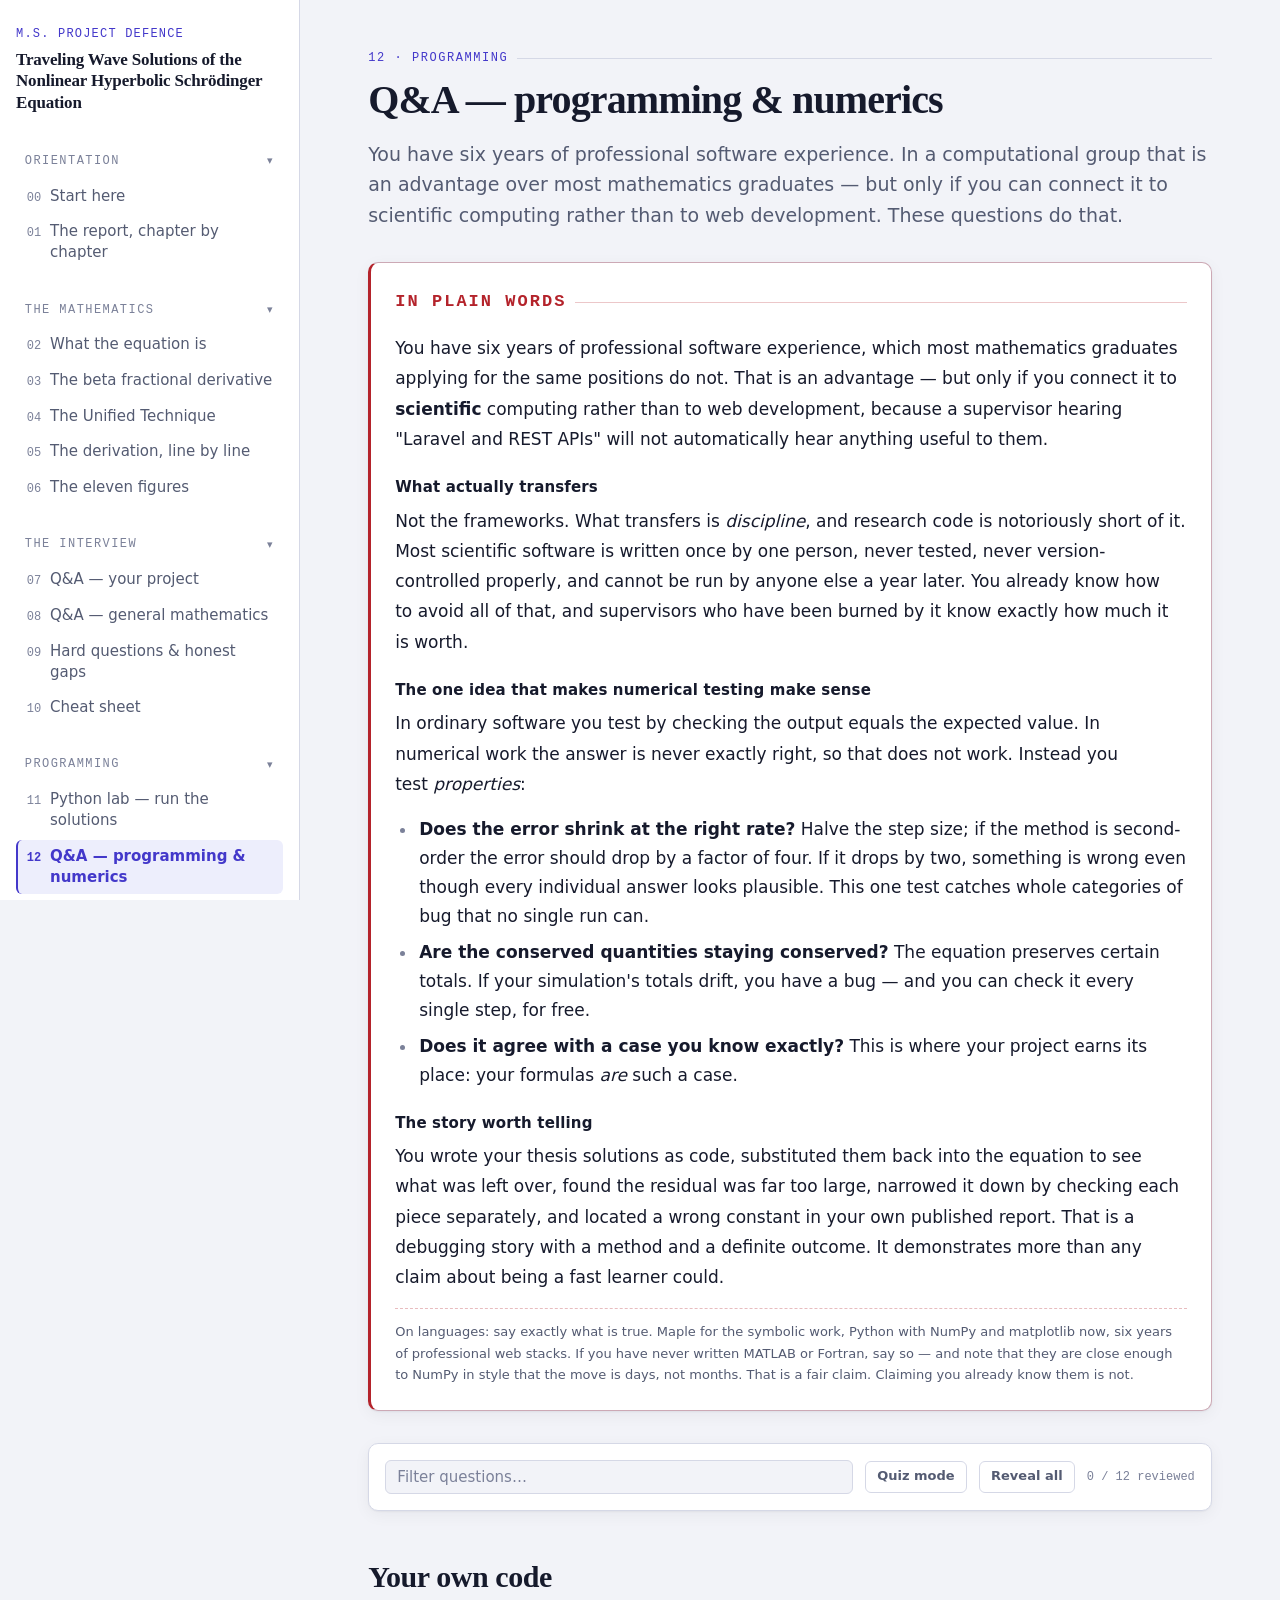
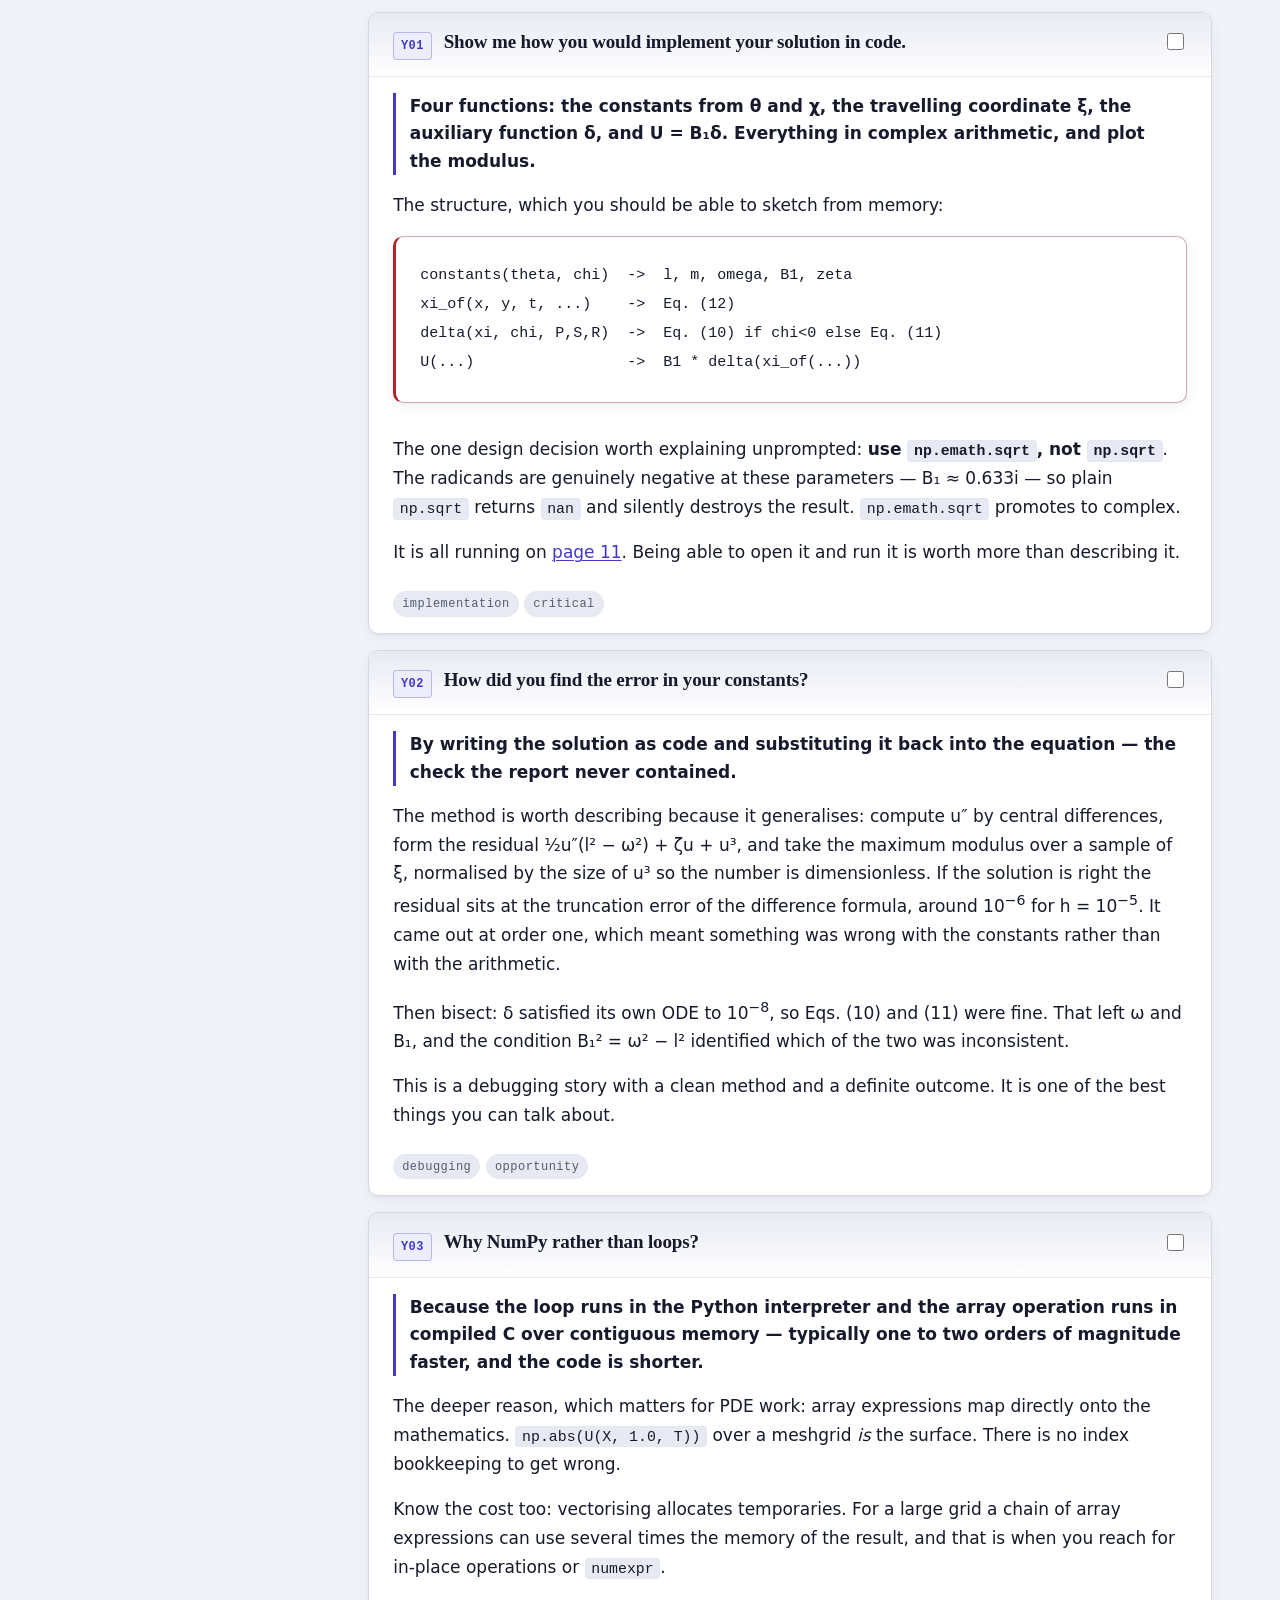
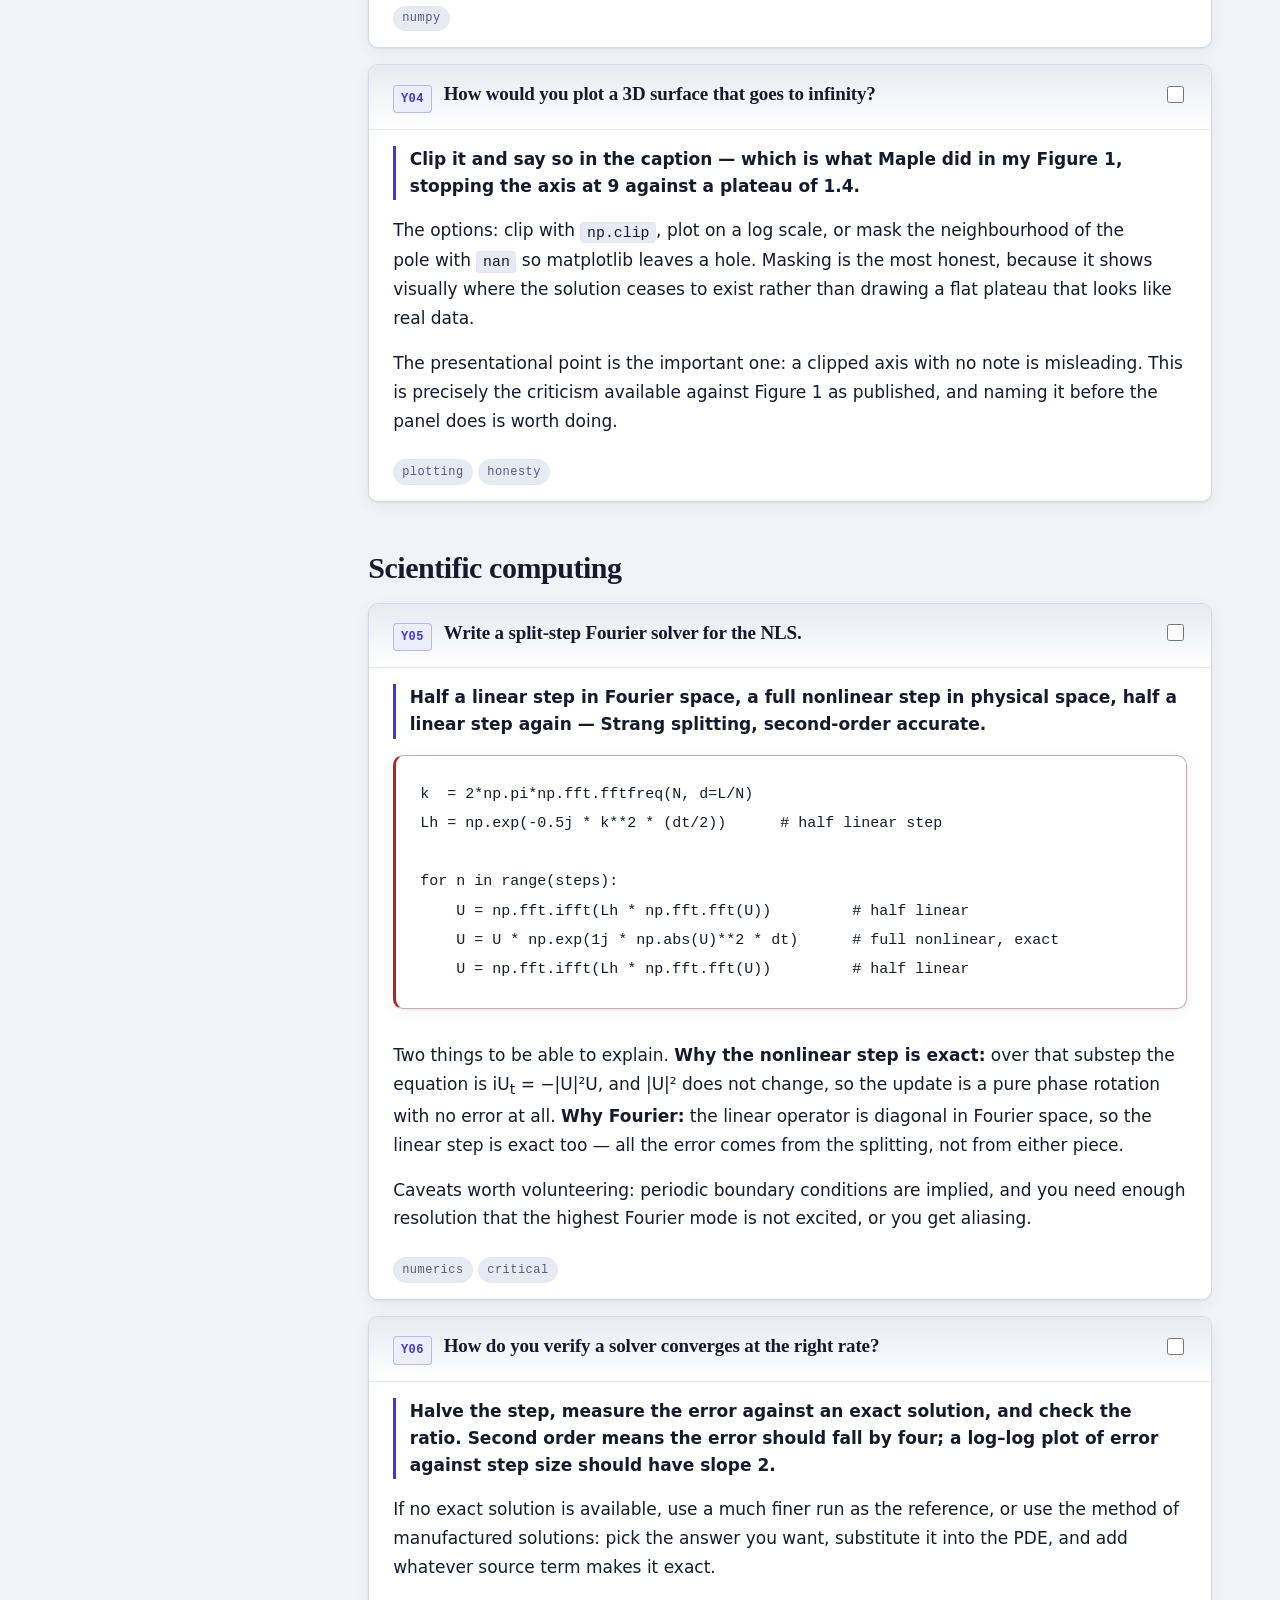
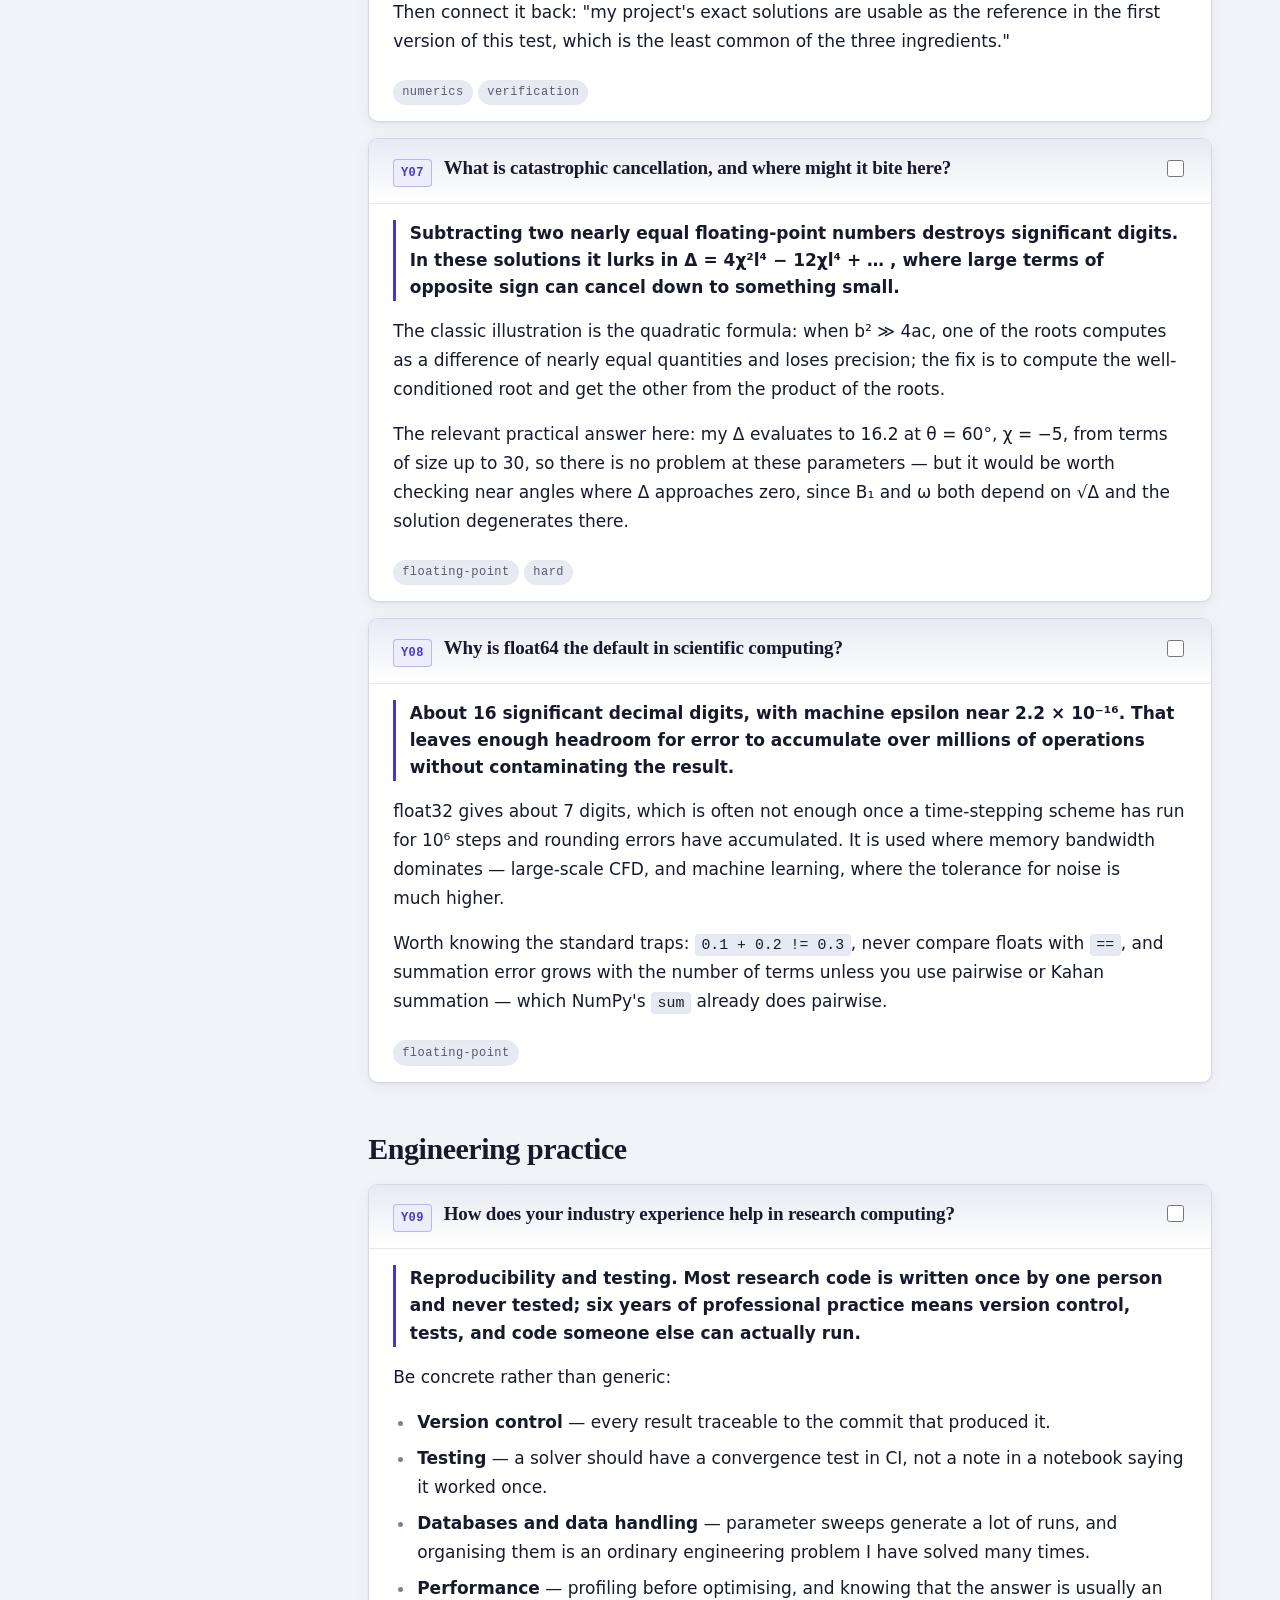
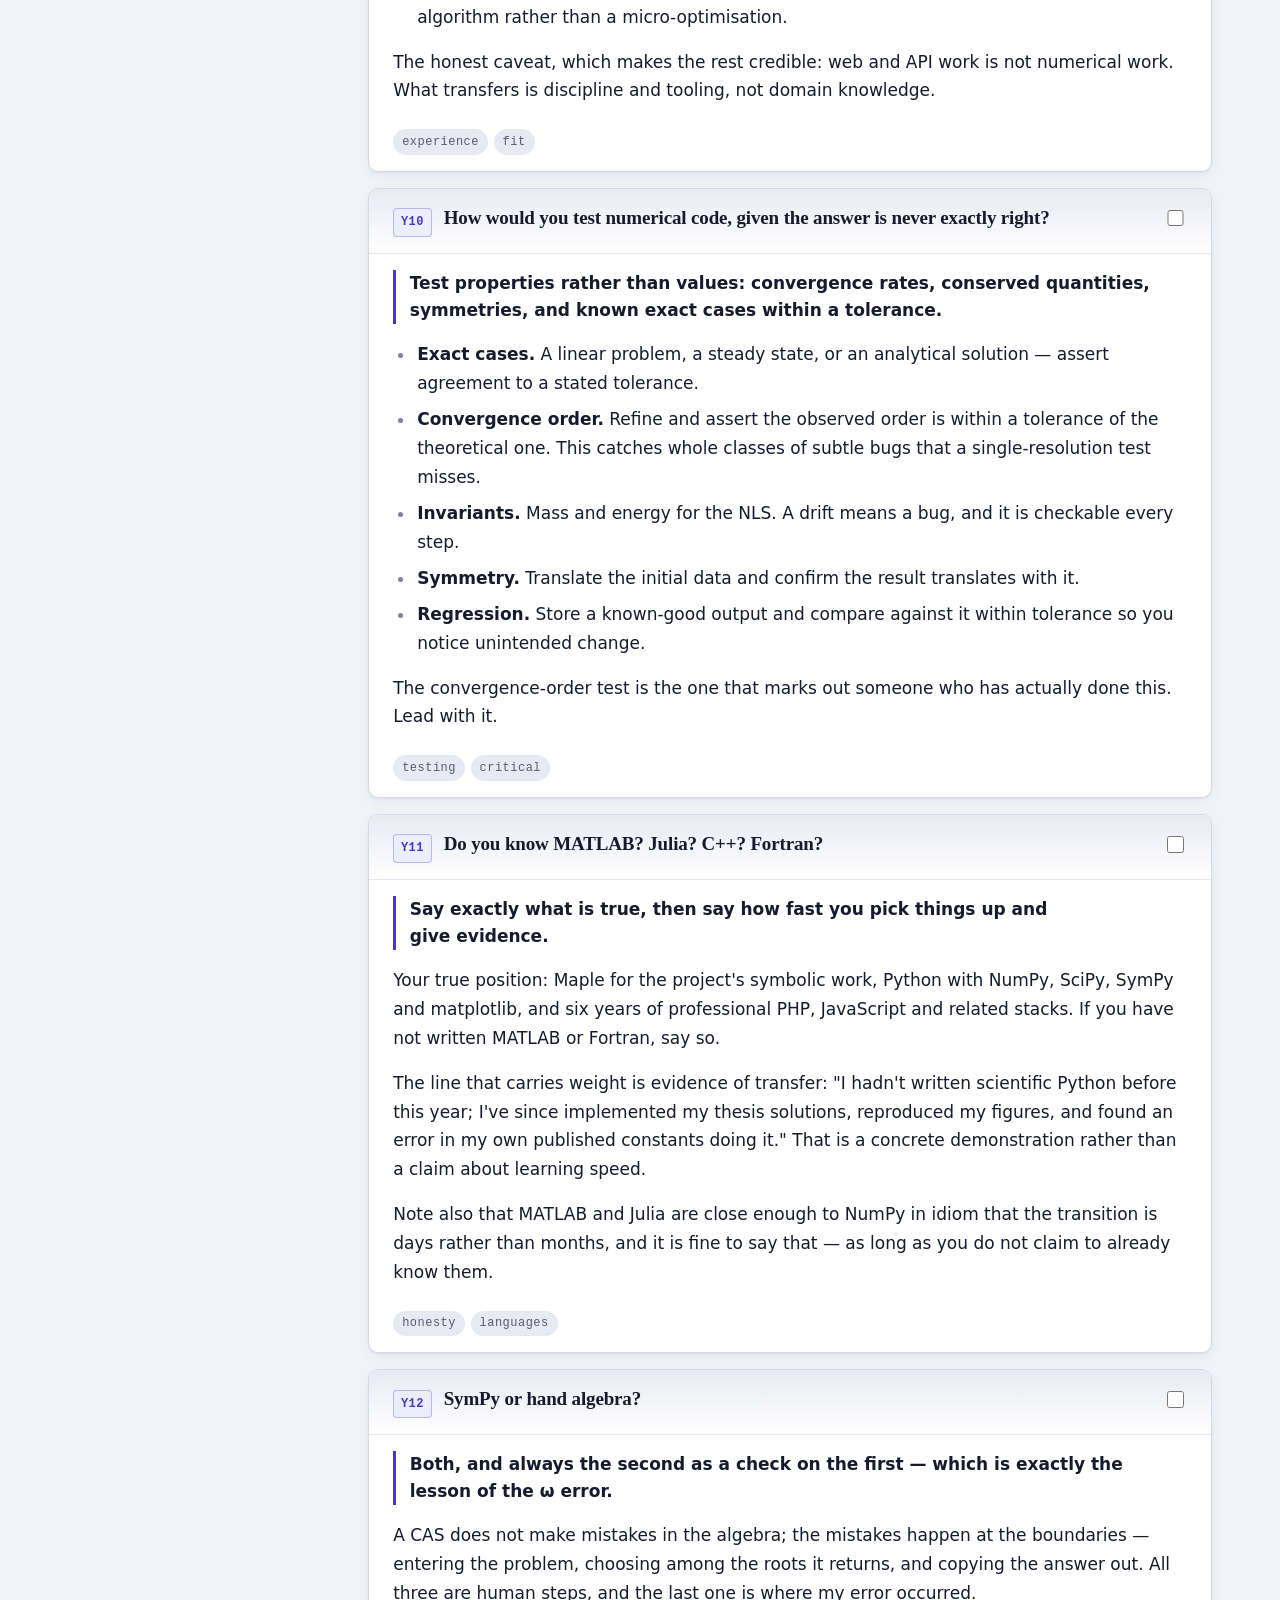
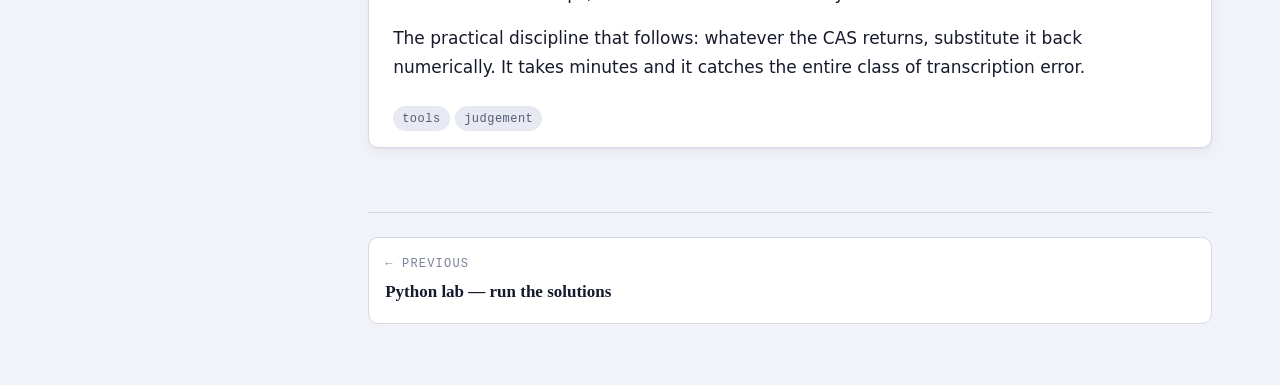
<file: qa-python.html>
<!doctype html>
<html lang="en">
<head>
<meta charset="utf-8">
<meta name="viewport" content="width=device-width, initial-scale=1">
<title>Q&amp;A — programming &amp; numerics — NLHSE project defence</title>
<script>/* applied before first paint so the layout never jumps */
try{var d=document.documentElement,s=localStorage,t=s.getItem("nlhse.theme");
if(t==="dark"||t==="light")d.setAttribute("data-theme",t);
if(s.getItem("nlhse.nav")==="collapsed")d.setAttribute("data-nav","collapsed");}catch(e){}</script>
<link rel="stylesheet" href="assets/style.css">
</head>
<body data-page="qa-python">
<a class="skip" href="#main">Skip to content</a>

<div class="topbar">
  <button class="btn btn-icon" type="button" data-menu aria-expanded="false" aria-label="Open navigation">☰</button>
  <span class="topbar-title">Q&amp;A — programming</span>
  <button class="btn" type="button" data-theme-toggle></button>
</div>

<div class="shell">
  <aside class="sidebar"></aside>

  <main class="main" id="main">
    <div class="col">

      <p class="eyebrow">12 · Programming</p>
      <h1>Q&amp;A — programming &amp; numerics</h1>
      <p class="lede">
        You have six years of professional software experience. In a computational group that is
        an advantage over most mathematics graduates — but only if you can connect it to
        scientific computing rather than to web development. These questions do that.
      </p>

      <section class="plain">
        <p class="plain-label">In plain words</p>
        <p>
          You have six years of professional software experience, which most mathematics
          graduates applying for the same positions do not. That is an advantage — but only if
          you connect it to <strong>scientific</strong> computing rather than to web development,
          because a supervisor hearing "Laravel and REST APIs" will not automatically hear
          anything useful to them.
        </p>

        <h3>What actually transfers</h3>
        <p>
          Not the frameworks. What transfers is <em>discipline</em>, and research code is
          notoriously short of it. Most scientific software is written once by one person, never
          tested, never version-controlled properly, and cannot be run by anyone else a year
          later. You already know how to avoid all of that, and supervisors who have been burned
          by it know exactly how much it is worth.
        </p>

        <h3>The one idea that makes numerical testing make sense</h3>
        <p>
          In ordinary software you test by checking the output equals the expected value. In
          numerical work the answer is never exactly right, so that does not work. Instead you
          test <em>properties</em>:
        </p>
        <ul>
          <li>
            <strong>Does the error shrink at the right rate?</strong> Halve the step size; if the
            method is second-order the error should drop by a factor of four. If it drops by two,
            something is wrong even though every individual answer looks plausible. This one test
            catches whole categories of bug that no single run can.
          </li>
          <li>
            <strong>Are the conserved quantities staying conserved?</strong> The equation preserves
            certain totals. If your simulation's totals drift, you have a bug — and you can check
            it every single step, for free.
          </li>
          <li>
            <strong>Does it agree with a case you know exactly?</strong> This is where your project
            earns its place: your formulas <em>are</em> such a case.
          </li>
        </ul>

        <h3>The story worth telling</h3>
        <p>
          You wrote your thesis solutions as code, substituted them back into the equation to see
          what was left over, found the residual was far too large, narrowed it down by checking
          each piece separately, and located a wrong constant in your own published report. That
          is a debugging story with a method and a definite outcome. It demonstrates more than any
          claim about being a fast learner could.
        </p>
        <p class="aside">
          On languages: say exactly what is true. Maple for the symbolic work, Python with NumPy
          and matplotlib now, six years of professional web stacks. If you have never written
          MATLAB or Fortran, say so — and note that they are close enough to NumPy in style that
          the move is days, not months. That is a fair claim. Claiming you already know them is
          not.
        </p>
      </section>

      <div class="qa-toolbar">
        <input class="search" data-search type="search" placeholder="Filter questions…" aria-label="Filter questions">
        <button class="btn" type="button" data-quiz>Quiz mode</button>
        <button class="btn" type="button" data-reveal-all>Reveal all</button>
        <span class="counter" data-counter></span>
      </div>

      <h2 data-qa-sec>Your own code</h2>

      <article class="qa" id="y01">
        <div class="qa-head"><span class="qa-id">Y01</span>
          <h3 class="qa-q">Show me how you would implement your solution in code.</h3>
          <input class="qa-done" type="checkbox" aria-label="Mark reviewed"></div>
        <div class="qa-body">
          <p class="qa-short">Four functions: the constants from θ and χ, the travelling coordinate ξ, the auxiliary function δ, and U = B₁δ. Everything in complex arithmetic, and plot the modulus.</p>
          <p>The structure, which you should be able to sketch from memory:</p>
          <div class="eq plain">
            <div>constants(theta, chi)  ->  l, m, omega, B1, zeta
xi_of(x, y, t, ...)    ->  Eq. (12)
delta(xi, chi, P,S,R)  ->  Eq. (10) if chi&lt;0 else Eq. (11)
U(...)                 ->  B1 * delta(xi_of(...))</div>
          </div>
          <p>
            The one design decision worth explaining unprompted: <strong>use
            <code>np.emath.sqrt</code>, not <code>np.sqrt</code></strong>. The radicands are
            genuinely negative at these parameters — B₁ ≈ 0.633i — so plain
            <code>np.sqrt</code> returns <code>nan</code> and silently destroys the result.
            <code>np.emath.sqrt</code> promotes to complex.
          </p>
          <p>It is all running on <a href="lab.html">page 11</a>. Being able to open it and run it is worth more than describing it.</p>
        </div>
        <div class="qa-tags"><span class="tag">implementation</span><span class="tag">critical</span></div>
      </article>

      <article class="qa" id="y02">
        <div class="qa-head"><span class="qa-id">Y02</span>
          <h3 class="qa-q">How did you find the error in your constants?</h3>
          <input class="qa-done" type="checkbox" aria-label="Mark reviewed"></div>
        <div class="qa-body">
          <p class="qa-short">By writing the solution as code and substituting it back into the equation — the check the report never contained.</p>
          <p>
            The method is worth describing because it generalises: compute u″ by central
            differences, form the residual ½u″(l² − ω²) + ζu + u³, and take the maximum modulus
            over a sample of ξ, normalised by the size of u³ so the number is dimensionless. If
            the solution is right the residual sits at the truncation error of the difference
            formula, around 10<sup>−6</sup> for h = 10<sup>−5</sup>. It came out at order one,
            which meant something was wrong with the constants rather than with the arithmetic.
          </p>
          <p>
            Then bisect: δ satisfied its own ODE to 10<sup>−8</sup>, so Eqs. (10) and (11) were
            fine. That left ω and B₁, and the condition B₁² = ω² − l² identified which of the
            two was inconsistent.
          </p>
          <p>This is a debugging story with a clean method and a definite outcome. It is one of the best things you can talk about.</p>
        </div>
        <div class="qa-tags"><span class="tag">debugging</span><span class="tag">opportunity</span></div>
      </article>

      <article class="qa" id="y03">
        <div class="qa-head"><span class="qa-id">Y03</span>
          <h3 class="qa-q">Why NumPy rather than loops?</h3>
          <input class="qa-done" type="checkbox" aria-label="Mark reviewed"></div>
        <div class="qa-body">
          <p class="qa-short">Because the loop runs in the Python interpreter and the array operation runs in compiled C over contiguous memory — typically one to two orders of magnitude faster, and the code is shorter.</p>
          <p>
            The deeper reason, which matters for PDE work: array expressions map directly onto
            the mathematics. <code>np.abs(U(X, 1.0, T))</code> over a meshgrid <em>is</em> the
            surface. There is no index bookkeeping to get wrong.
          </p>
          <p>
            Know the cost too: vectorising allocates temporaries. For a large grid a chain of
            array expressions can use several times the memory of the result, and that is when
            you reach for in-place operations or <code>numexpr</code>.
          </p>
        </div>
        <div class="qa-tags"><span class="tag">numpy</span></div>
      </article>

      <article class="qa" id="y04">
        <div class="qa-head"><span class="qa-id">Y04</span>
          <h3 class="qa-q">How would you plot a 3D surface that goes to infinity?</h3>
          <input class="qa-done" type="checkbox" aria-label="Mark reviewed"></div>
        <div class="qa-body">
          <p class="qa-short">Clip it and say so in the caption — which is what Maple did in my Figure 1, stopping the axis at 9 against a plateau of 1.4.</p>
          <p>
            The options: clip with <code>np.clip</code>, plot on a log scale, or mask the
            neighbourhood of the pole with <code>nan</code> so matplotlib leaves a hole. Masking
            is the most honest, because it shows visually where the solution ceases to exist
            rather than drawing a flat plateau that looks like real data.
          </p>
          <p>
            The presentational point is the important one: a clipped axis with no note is
            misleading. This is precisely the criticism available against Figure 1 as published,
            and naming it before the panel does is worth doing.
          </p>
        </div>
        <div class="qa-tags"><span class="tag">plotting</span><span class="tag">honesty</span></div>
      </article>

      <h2 data-qa-sec>Scientific computing</h2>

      <article class="qa" id="y05">
        <div class="qa-head"><span class="qa-id">Y05</span>
          <h3 class="qa-q">Write a split-step Fourier solver for the NLS.</h3>
          <input class="qa-done" type="checkbox" aria-label="Mark reviewed"></div>
        <div class="qa-body">
          <p class="qa-short">Half a linear step in Fourier space, a full nonlinear step in physical space, half a linear step again — Strang splitting, second-order accurate.</p>
          <div class="eq plain">
            <div>k  = 2*np.pi*np.fft.fftfreq(N, d=L/N)
Lh = np.exp(-0.5j * k**2 * (dt/2))      # half linear step

for n in range(steps):
    U = np.fft.ifft(Lh * np.fft.fft(U))         # half linear
    U = U * np.exp(1j * np.abs(U)**2 * dt)      # full nonlinear, exact
    U = np.fft.ifft(Lh * np.fft.fft(U))         # half linear</div>
          </div>
          <p>
            Two things to be able to explain. <strong>Why the nonlinear step is exact:</strong>
            over that substep the equation is iU<sub>t</sub> = −|U|²U, and |U|² does not change,
            so the update is a pure phase rotation with no error at all. <strong>Why Fourier:</strong>
            the linear operator is diagonal in Fourier space, so the linear step is exact too —
            all the error comes from the splitting, not from either piece.
          </p>
          <p>Caveats worth volunteering: periodic boundary conditions are implied, and you need enough resolution that the highest Fourier mode is not excited, or you get aliasing.</p>
        </div>
        <div class="qa-tags"><span class="tag">numerics</span><span class="tag">critical</span></div>
      </article>

      <article class="qa" id="y06">
        <div class="qa-head"><span class="qa-id">Y06</span>
          <h3 class="qa-q">How do you verify a solver converges at the right rate?</h3>
          <input class="qa-done" type="checkbox" aria-label="Mark reviewed"></div>
        <div class="qa-body">
          <p class="qa-short">Halve the step, measure the error against an exact solution, and check the ratio. Second order means the error should fall by four; a log–log plot of error against step size should have slope 2.</p>
          <p>
            If no exact solution is available, use a much finer run as the reference, or use the
            method of manufactured solutions: pick the answer you want, substitute it into the
            PDE, and add whatever source term makes it exact.
          </p>
          <p>
            Then connect it back: "my project's exact solutions are usable as the reference in
            the first version of this test, which is the least common of the three ingredients."
          </p>
        </div>
        <div class="qa-tags"><span class="tag">numerics</span><span class="tag">verification</span></div>
      </article>

      <article class="qa" id="y07">
        <div class="qa-head"><span class="qa-id">Y07</span>
          <h3 class="qa-q">What is catastrophic cancellation, and where might it bite here?</h3>
          <input class="qa-done" type="checkbox" aria-label="Mark reviewed"></div>
        <div class="qa-body">
          <p class="qa-short">Subtracting two nearly equal floating-point numbers destroys significant digits. In these solutions it lurks in Δ = 4χ²l⁴ − 12χl⁴ + … , where large terms of opposite sign can cancel down to something small.</p>
          <p>
            The classic illustration is the quadratic formula: when b² ≫ 4ac, one of the roots
            computes as a difference of nearly equal quantities and loses precision; the fix is
            to compute the well-conditioned root and get the other from the product of the roots.
          </p>
          <p>
            The relevant practical answer here: my Δ evaluates to 16.2 at θ = 60°, χ = −5, from
            terms of size up to 30, so there is no problem at these parameters — but it would be
            worth checking near angles where Δ approaches zero, since B₁ and ω both depend on
            √Δ and the solution degenerates there.
          </p>
        </div>
        <div class="qa-tags"><span class="tag">floating-point</span><span class="tag">hard</span></div>
      </article>

      <article class="qa" id="y08">
        <div class="qa-head"><span class="qa-id">Y08</span>
          <h3 class="qa-q">Why is float64 the default in scientific computing?</h3>
          <input class="qa-done" type="checkbox" aria-label="Mark reviewed"></div>
        <div class="qa-body">
          <p class="qa-short">About 16 significant decimal digits, with machine epsilon near 2.2 × 10⁻¹⁶. That leaves enough headroom for error to accumulate over millions of operations without contaminating the result.</p>
          <p>
            float32 gives about 7 digits, which is often not enough once a time-stepping scheme
            has run for 10⁶ steps and rounding errors have accumulated. It is used where memory
            bandwidth dominates — large-scale CFD, and machine learning, where the tolerance for
            noise is much higher.
          </p>
          <p>
            Worth knowing the standard traps: <code>0.1 + 0.2 != 0.3</code>, never compare
            floats with <code>==</code>, and summation error grows with the number of terms
            unless you use pairwise or Kahan summation — which NumPy's <code>sum</code> already
            does pairwise.
          </p>
        </div>
        <div class="qa-tags"><span class="tag">floating-point</span></div>
      </article>

      <h2 data-qa-sec>Engineering practice</h2>

      <article class="qa" id="y09">
        <div class="qa-head"><span class="qa-id">Y09</span>
          <h3 class="qa-q">How does your industry experience help in research computing?</h3>
          <input class="qa-done" type="checkbox" aria-label="Mark reviewed"></div>
        <div class="qa-body">
          <p class="qa-short">Reproducibility and testing. Most research code is written once by one person and never tested; six years of professional practice means version control, tests, and code someone else can actually run.</p>
          <p>Be concrete rather than generic:</p>
          <ul>
            <li><strong>Version control</strong> — every result traceable to the commit that produced it.</li>
            <li><strong>Testing</strong> — a solver should have a convergence test in CI, not a note in a notebook saying it worked once.</li>
            <li><strong>Databases and data handling</strong> — parameter sweeps generate a lot of runs, and organising them is an ordinary engineering problem I have solved many times.</li>
            <li><strong>Performance</strong> — profiling before optimising, and knowing that the answer is usually an algorithm rather than a micro-optimisation.</li>
          </ul>
          <p>
            The honest caveat, which makes the rest credible: web and API work is not numerical
            work. What transfers is discipline and tooling, not domain knowledge.
          </p>
        </div>
        <div class="qa-tags"><span class="tag">experience</span><span class="tag">fit</span></div>
      </article>

      <article class="qa" id="y10">
        <div class="qa-head"><span class="qa-id">Y10</span>
          <h3 class="qa-q">How would you test numerical code, given the answer is never exactly right?</h3>
          <input class="qa-done" type="checkbox" aria-label="Mark reviewed"></div>
        <div class="qa-body">
          <p class="qa-short">Test properties rather than values: convergence rates, conserved quantities, symmetries, and known exact cases within a tolerance.</p>
          <ul>
            <li><strong>Exact cases.</strong> A linear problem, a steady state, or an analytical solution — assert agreement to a stated tolerance.</li>
            <li><strong>Convergence order.</strong> Refine and assert the observed order is within a tolerance of the theoretical one. This catches whole classes of subtle bugs that a single-resolution test misses.</li>
            <li><strong>Invariants.</strong> Mass and energy for the NLS. A drift means a bug, and it is checkable every step.</li>
            <li><strong>Symmetry.</strong> Translate the initial data and confirm the result translates with it.</li>
            <li><strong>Regression.</strong> Store a known-good output and compare against it within tolerance so you notice unintended change.</li>
          </ul>
          <p>The convergence-order test is the one that marks out someone who has actually done this. Lead with it.</p>
        </div>
        <div class="qa-tags"><span class="tag">testing</span><span class="tag">critical</span></div>
      </article>

      <article class="qa" id="y11">
        <div class="qa-head"><span class="qa-id">Y11</span>
          <h3 class="qa-q">Do you know MATLAB? Julia? C++? Fortran?</h3>
          <input class="qa-done" type="checkbox" aria-label="Mark reviewed"></div>
        <div class="qa-body">
          <p class="qa-short">Say exactly what is true, then say how fast you pick things up and give evidence.</p>
          <p>
            Your true position: Maple for the project's symbolic work, Python with NumPy,
            SciPy, SymPy and matplotlib, and six years of professional PHP, JavaScript and
            related stacks. If you have not written MATLAB or Fortran, say so.
          </p>
          <p>
            The line that carries weight is evidence of transfer: "I hadn't written scientific
            Python before this year; I've since implemented my thesis solutions, reproduced my
            figures, and found an error in my own published constants doing it." That is a
            concrete demonstration rather than a claim about learning speed.
          </p>
          <p>
            Note also that MATLAB and Julia are close enough to NumPy in idiom that the
            transition is days rather than months, and it is fine to say that — as long as you
            do not claim to already know them.
          </p>
        </div>
        <div class="qa-tags"><span class="tag">honesty</span><span class="tag">languages</span></div>
      </article>

      <article class="qa" id="y12">
        <div class="qa-head"><span class="qa-id">Y12</span>
          <h3 class="qa-q">SymPy or hand algebra?</h3>
          <input class="qa-done" type="checkbox" aria-label="Mark reviewed"></div>
        <div class="qa-body">
          <p class="qa-short">Both, and always the second as a check on the first — which is exactly the lesson of the ω error.</p>
          <p>
            A CAS does not make mistakes in the algebra; the mistakes happen at the boundaries —
            entering the problem, choosing among the roots it returns, and copying the answer out.
            All three are human steps, and the last one is where my error occurred.
          </p>
          <p>
            The practical discipline that follows: whatever the CAS returns, substitute it back
            numerically. It takes minutes and it catches the entire class of transcription error.
          </p>
        </div>
        <div class="qa-tags"><span class="tag">tools</span><span class="tag">judgement</span></div>
      </article>

      <nav data-pagenav></nav>
    </div>
  </main>
</div>

<script src="assets/app.js"></script>
</body>
</html>
</file>
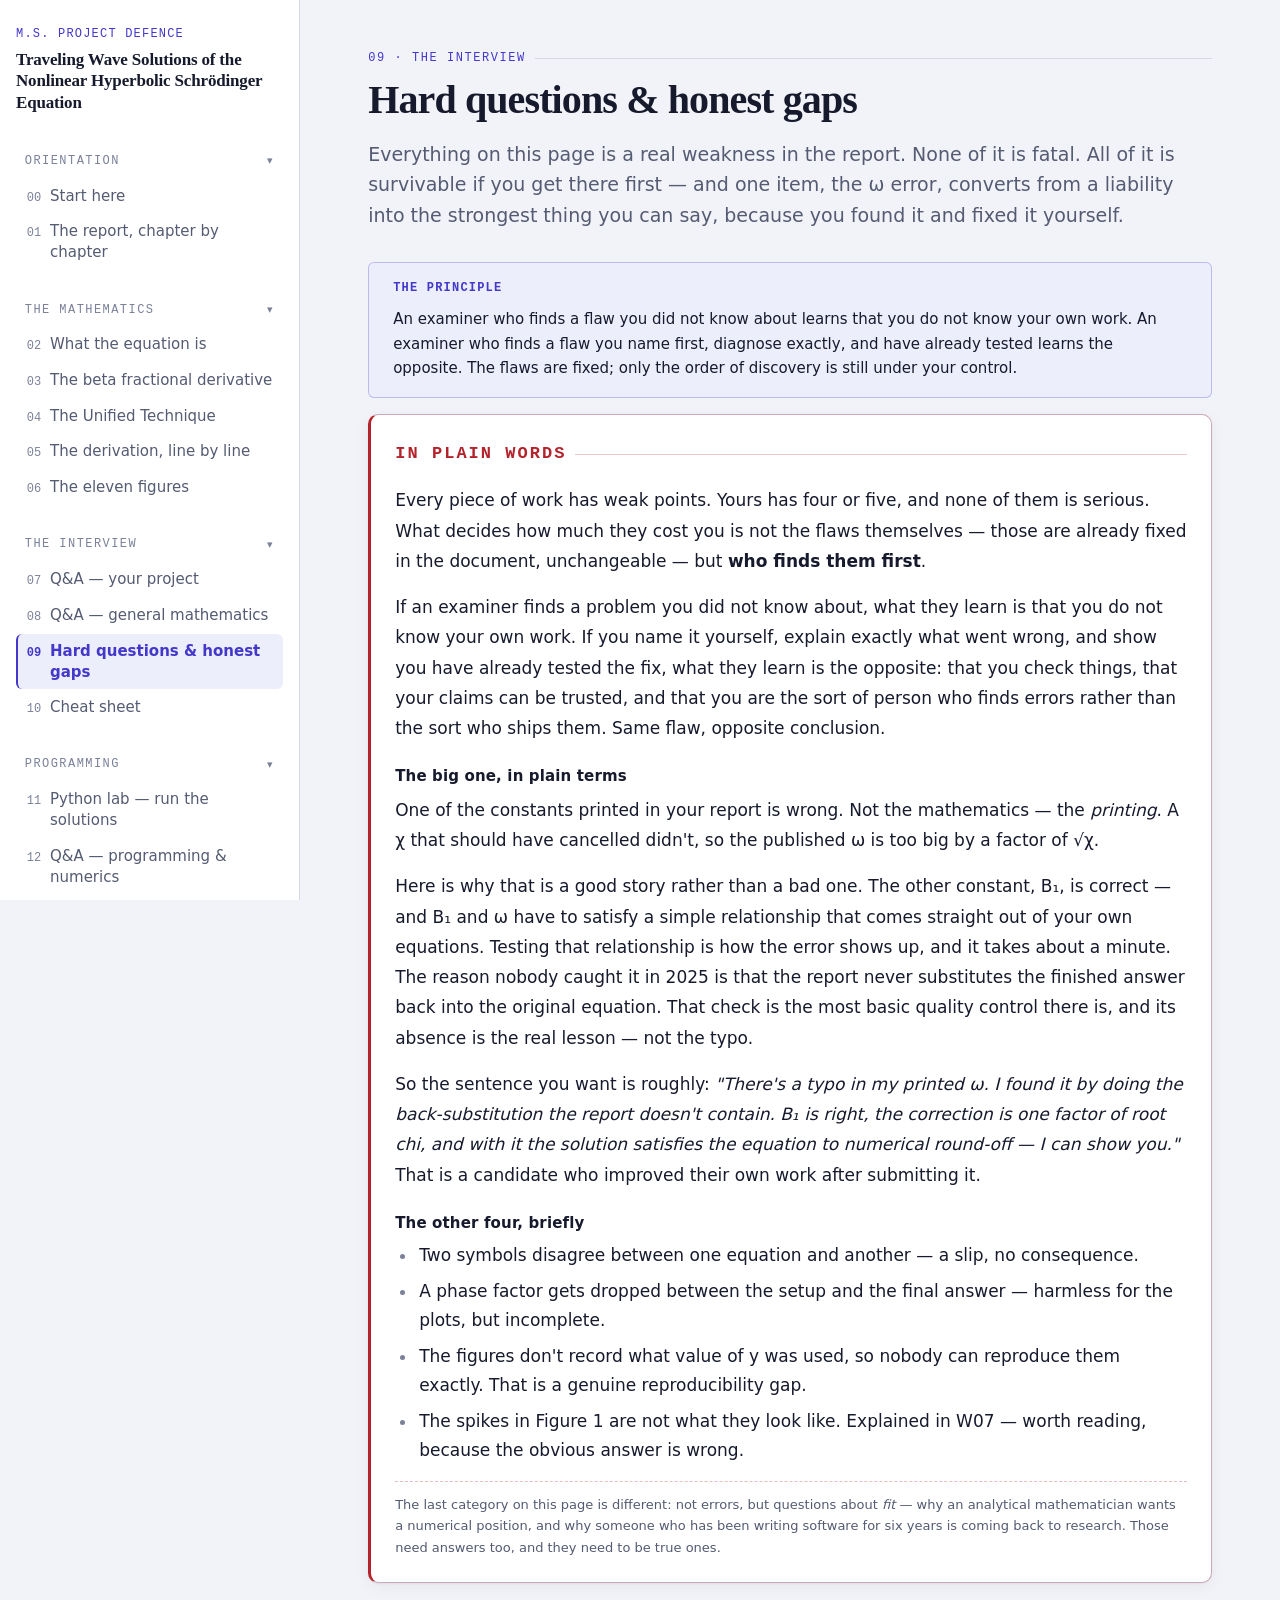
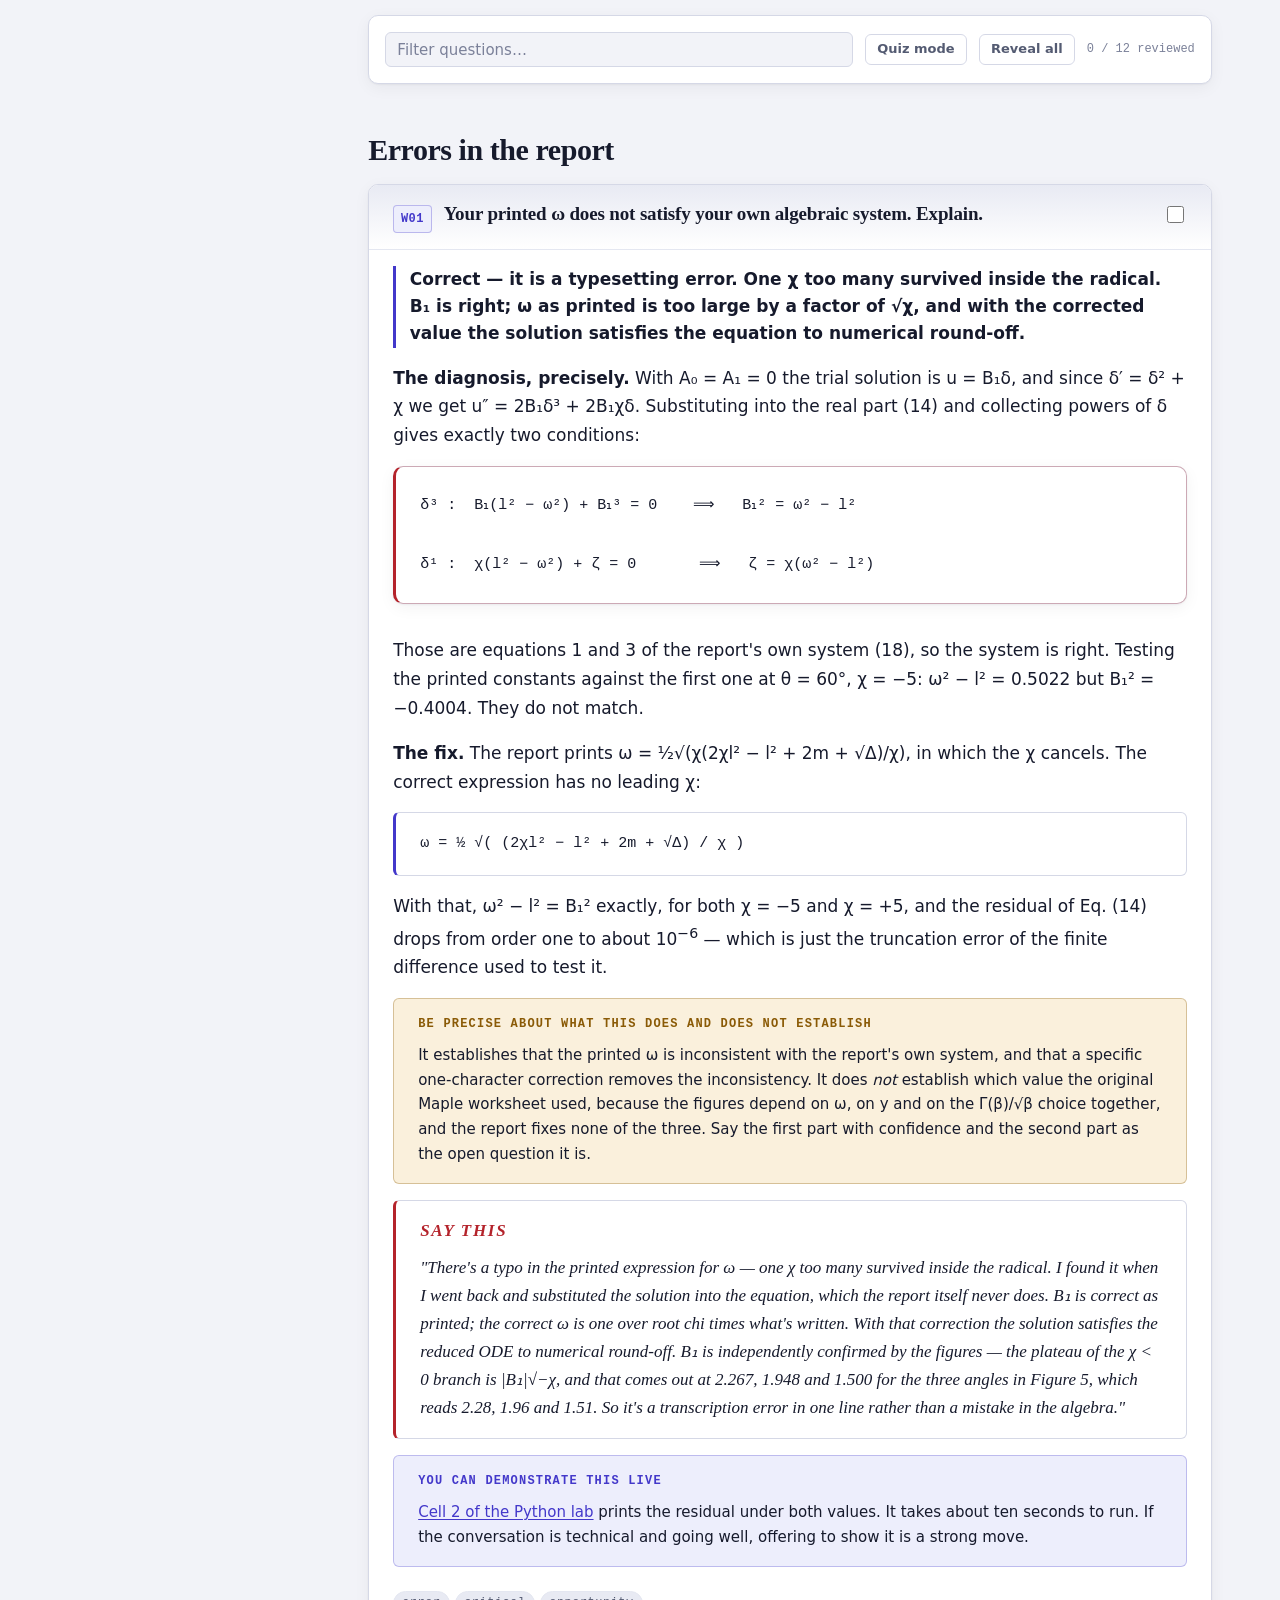
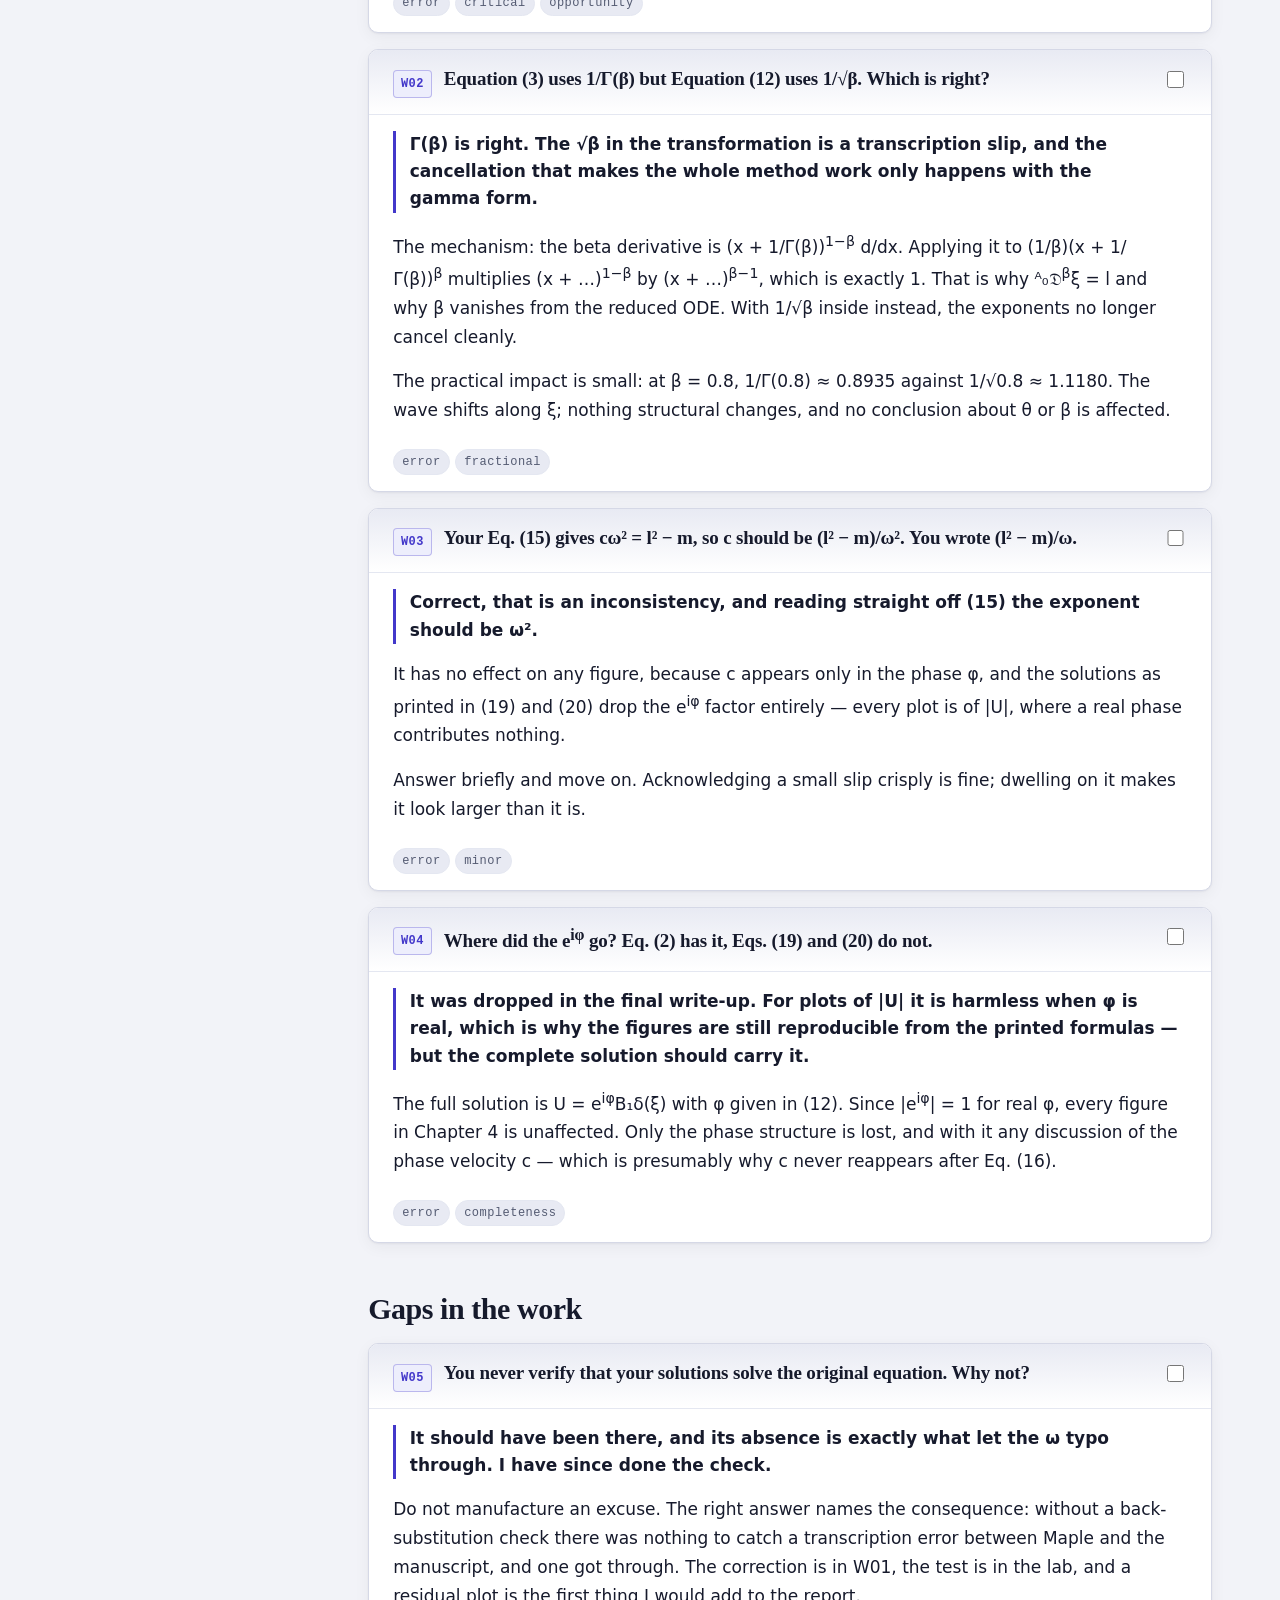
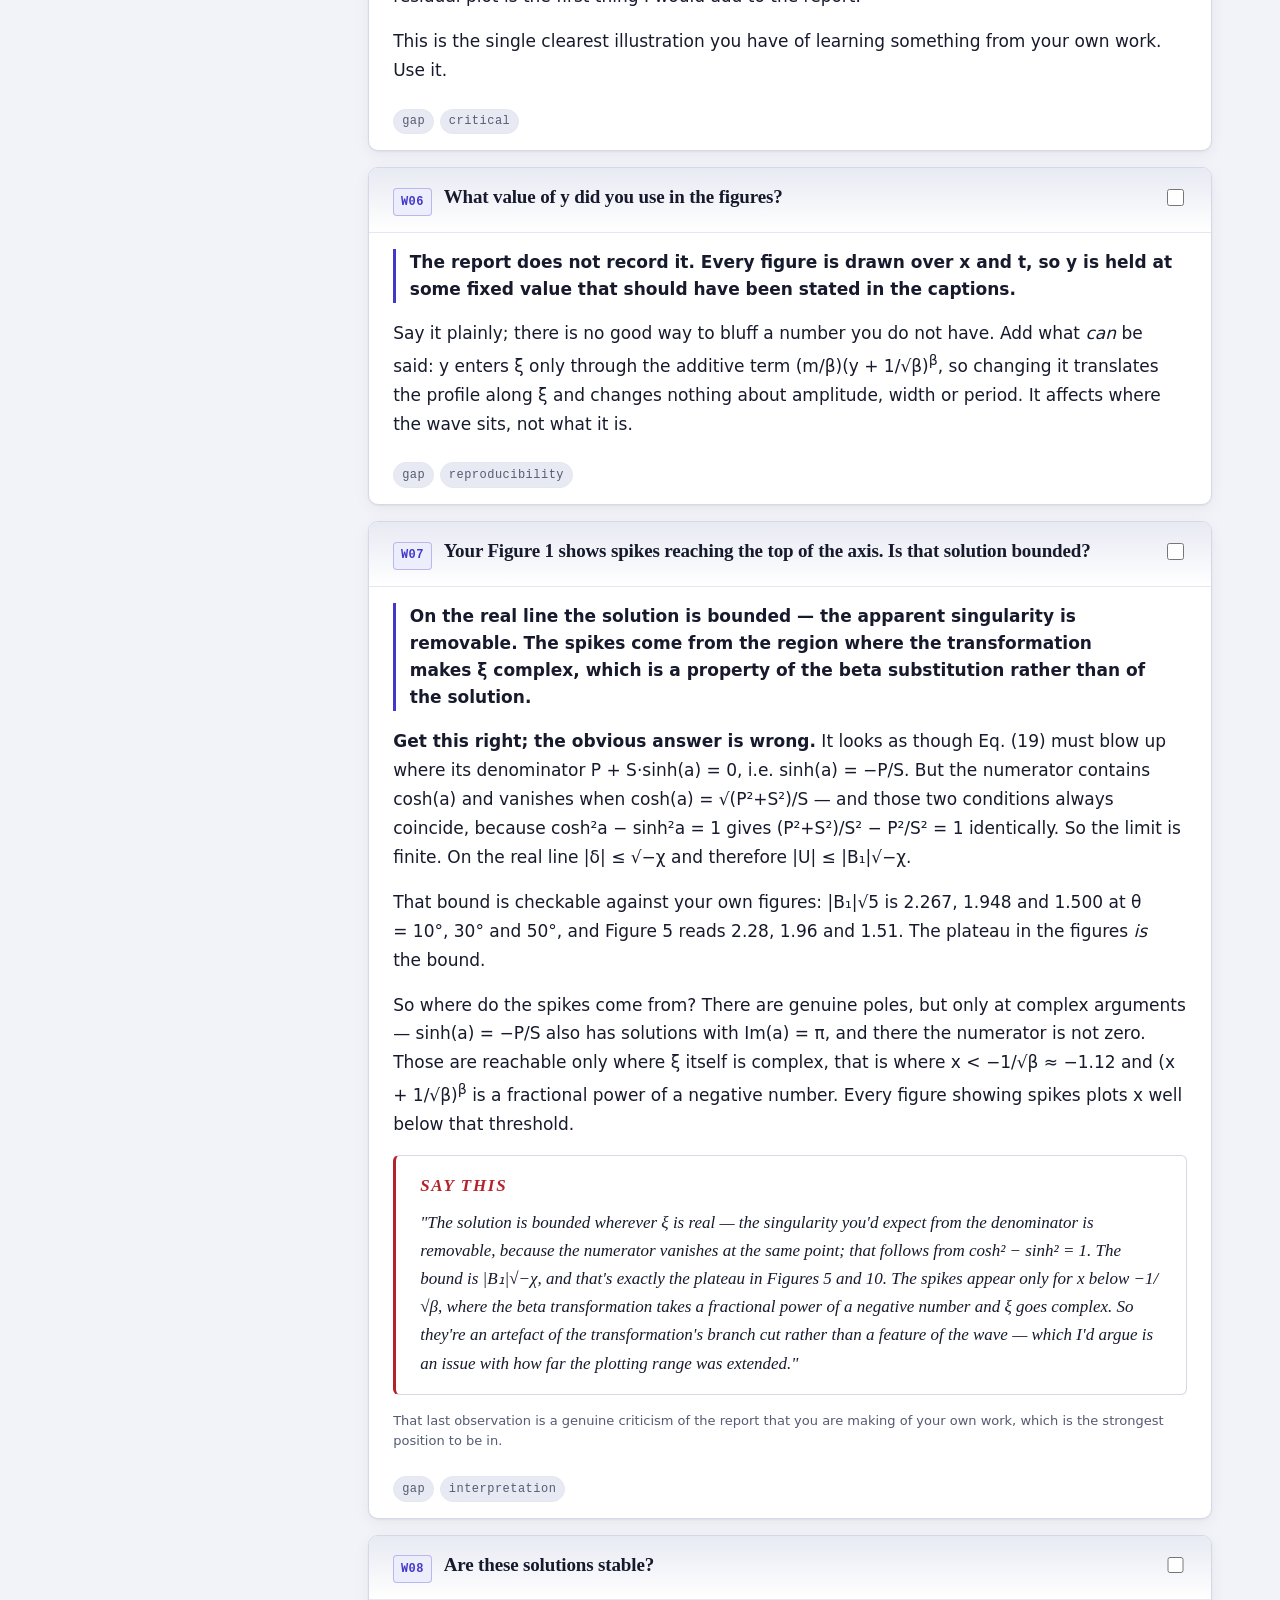
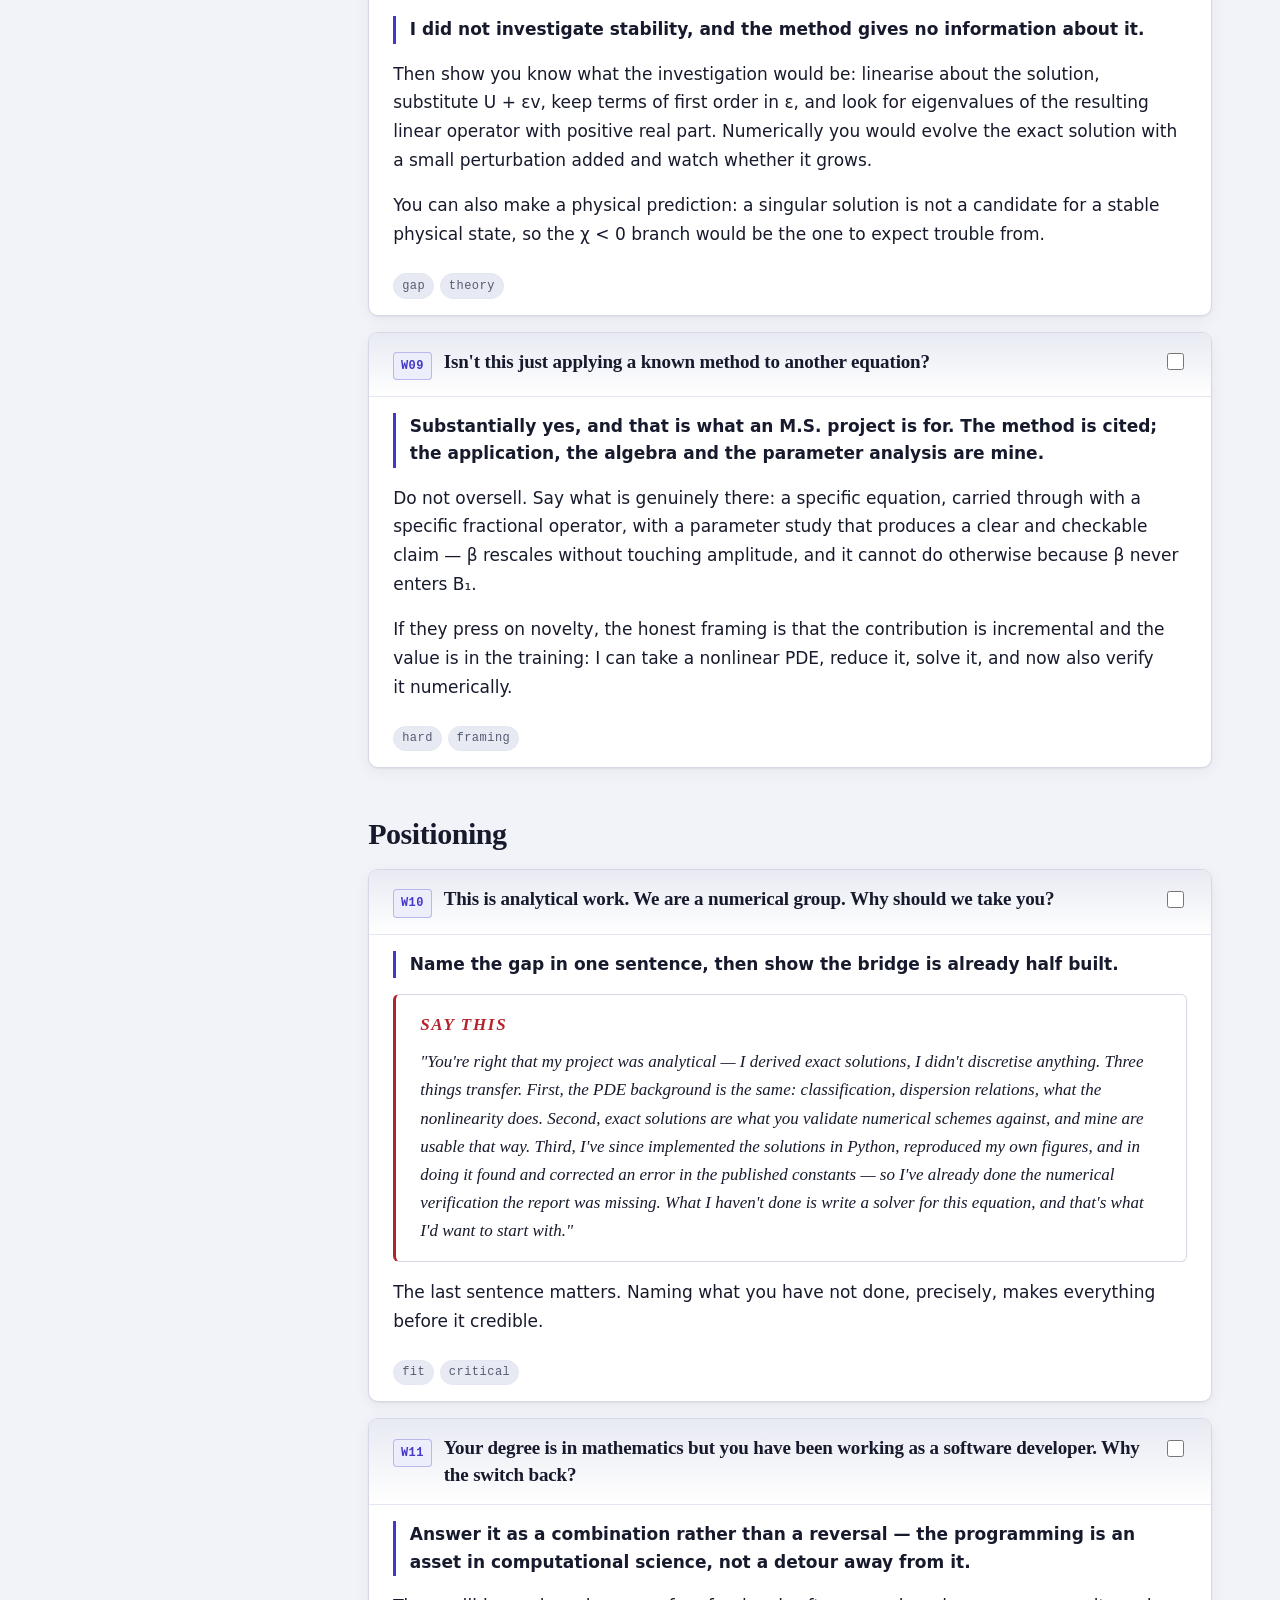
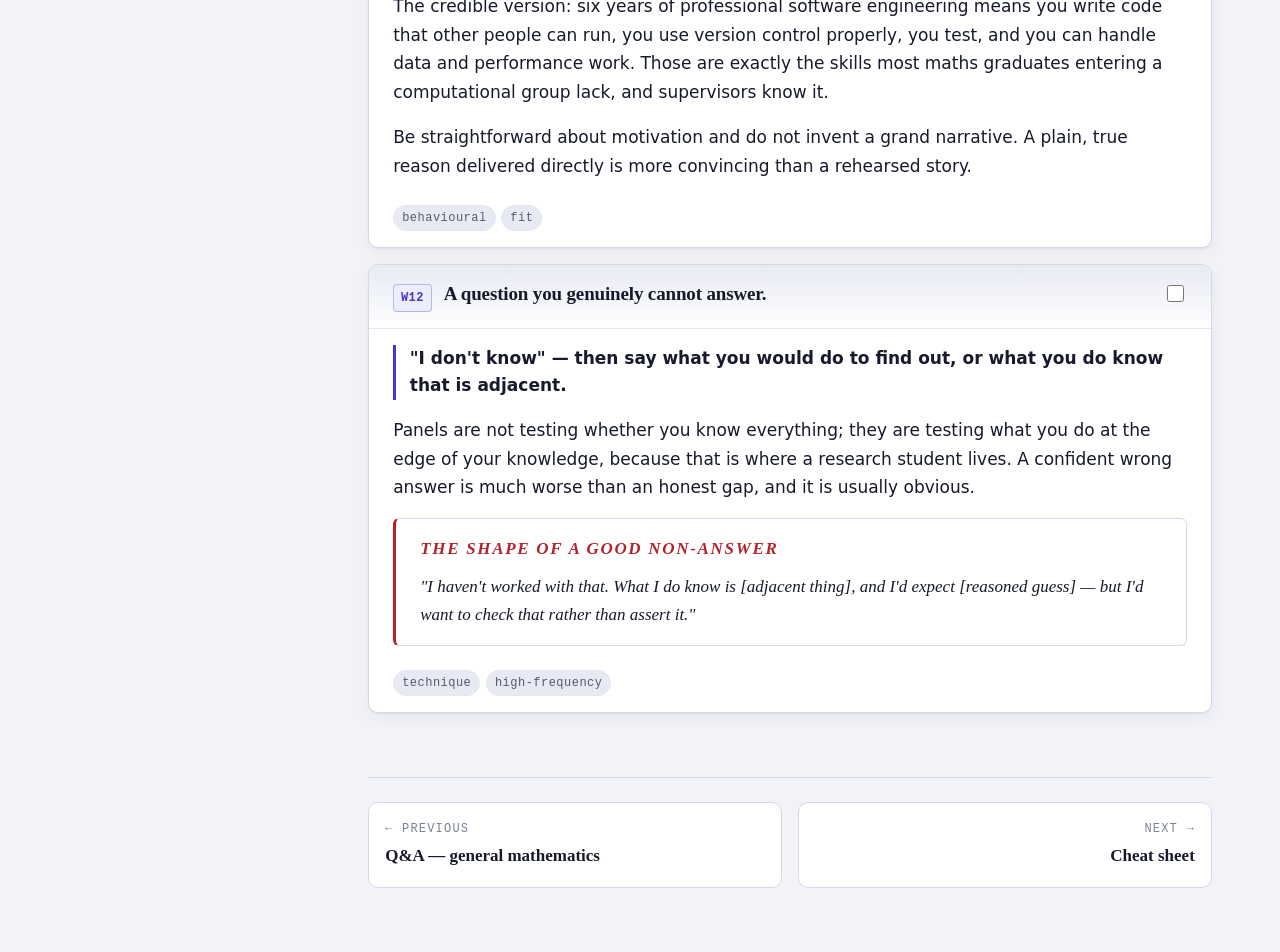
<file: qa-weakspots.html>
<!doctype html>
<html lang="en">
<head>
<meta charset="utf-8">
<meta name="viewport" content="width=device-width, initial-scale=1">
<title>Hard questions &amp; honest gaps — NLHSE project defence</title>
<script>/* applied before first paint so the layout never jumps */
try{var d=document.documentElement,s=localStorage,t=s.getItem("nlhse.theme");
if(t==="dark"||t==="light")d.setAttribute("data-theme",t);
if(s.getItem("nlhse.nav")==="collapsed")d.setAttribute("data-nav","collapsed");}catch(e){}</script>
<link rel="stylesheet" href="assets/style.css">
</head>
<body data-page="qa-weakspots">
<a class="skip" href="#main">Skip to content</a>

<div class="topbar">
  <button class="btn btn-icon" type="button" data-menu aria-expanded="false" aria-label="Open navigation">☰</button>
  <span class="topbar-title">Hard questions</span>
  <button class="btn" type="button" data-theme-toggle></button>
</div>

<div class="shell">
  <aside class="sidebar"></aside>

  <main class="main" id="main">
    <div class="col">

      <p class="eyebrow">09 · The interview</p>
      <h1>Hard questions &amp; honest gaps</h1>
      <p class="lede">
        Everything on this page is a real weakness in the report. None of it is fatal. All of it
        is survivable if you get there first — and one item, the ω error, converts from a
        liability into the strongest thing you can say, because you found it and fixed it
        yourself.
      </p>

      <div class="note good">
        <p class="note-title">The principle</p>
        <p>
          An examiner who finds a flaw you did not know about learns that you do not know your
          own work. An examiner who finds a flaw you name first, diagnose exactly, and have
          already tested learns the opposite. The flaws are fixed; only the order of discovery
          is still under your control.
        </p>
      </div>

      <section class="plain">
        <p class="plain-label">In plain words</p>
        <p>
          Every piece of work has weak points. Yours has four or five, and none of them is
          serious. What decides how much they cost you is not the flaws themselves — those are
          already fixed in the document, unchangeable — but <strong>who finds them first</strong>.
        </p>
        <p>
          If an examiner finds a problem you did not know about, what they learn is that you do
          not know your own work. If you name it yourself, explain exactly what went wrong, and
          show you have already tested the fix, what they learn is the opposite: that you check
          things, that your claims can be trusted, and that you are the sort of person who finds
          errors rather than the sort who ships them. Same flaw, opposite conclusion.
        </p>

        <h3>The big one, in plain terms</h3>
        <p>
          One of the constants printed in your report is wrong. Not the mathematics — the
          <em>printing</em>. A χ that should have cancelled didn't, so the published ω is too big
          by a factor of √χ.
        </p>
        <p>
          Here is why that is a good story rather than a bad one. The other constant, B₁, is
          correct — and B₁ and ω have to satisfy a simple relationship that comes straight out of
          your own equations. Testing that relationship is how the error shows up, and it takes
          about a minute. The reason nobody caught it in 2025 is that the report never
          substitutes the finished answer back into the original equation. That check is the most
          basic quality control there is, and its absence is the real lesson — not the typo.
        </p>
        <p>
          So the sentence you want is roughly: <em>"There's a typo in my printed ω. I found it by
          doing the back-substitution the report doesn't contain. B₁ is right, the correction is
          one factor of root chi, and with it the solution satisfies the equation to numerical
          round-off — I can show you."</em> That is a candidate who improved their own work after
          submitting it.
        </p>

        <h3>The other four, briefly</h3>
        <ul>
          <li>Two symbols disagree between one equation and another — a slip, no consequence.</li>
          <li>A phase factor gets dropped between the setup and the final answer — harmless for the plots, but incomplete.</li>
          <li>The figures don't record what value of y was used, so nobody can reproduce them exactly. That is a genuine reproducibility gap.</li>
          <li>The spikes in Figure 1 are not what they look like. Explained in W07 — worth reading, because the obvious answer is wrong.</li>
        </ul>
        <p class="aside">
          The last category on this page is different: not errors, but questions about
          <em>fit</em> — why an analytical mathematician wants a numerical position, and why
          someone who has been writing software for six years is coming back to research. Those
          need answers too, and they need to be true ones.
        </p>
      </section>

      <div class="qa-toolbar">
        <input class="search" data-search type="search" placeholder="Filter questions…" aria-label="Filter questions">
        <button class="btn" type="button" data-quiz>Quiz mode</button>
        <button class="btn" type="button" data-reveal-all>Reveal all</button>
        <span class="counter" data-counter></span>
      </div>

      <h2 data-qa-sec>Errors in the report</h2>

      <article class="qa" id="omega">
        <div class="qa-head"><span class="qa-id">W01</span>
          <h3 class="qa-q">Your printed ω does not satisfy your own algebraic system. Explain.</h3>
          <input class="qa-done" type="checkbox" aria-label="Mark reviewed"></div>
        <div class="qa-body">
          <p class="qa-short">Correct — it is a typesetting error. One χ too many survived inside the radical. B₁ is right; ω as printed is too large by a factor of √χ, and with the corrected value the solution satisfies the equation to numerical round-off.</p>
          <p><strong>The diagnosis, precisely.</strong> With A₀ = A₁ = 0 the trial solution is u = B₁δ, and since δ′ = δ² + χ we get u″ = 2B₁δ³ + 2B₁χδ. Substituting into the real part (14) and collecting powers of δ gives exactly two conditions:</p>
          <div class="eq plain">
            <div>δ³ :  B₁(l² − ω²) + B₁³ = 0    ⟹   B₁² = ω² − l²

δ¹ :  χ(l² − ω²) + ζ = 0       ⟹   ζ = χ(ω² − l²)</div>
          </div>
          <p>
            Those are equations 1 and 3 of the report's own system (18), so the system is right.
            Testing the printed constants against the first one at θ = 60°, χ = −5:
            ω² − l² = 0.5022 but B₁² = −0.4004. They do not match.
          </p>
          <p>
            <strong>The fix.</strong> The report prints ω = ½√(χ(2χl² − l² + 2m + √Δ)/χ), in
            which the χ cancels. The correct expression has no leading χ:
          </p>
          <div class="eq">
            <div>ω = ½ √( (2χl² − l² + 2m + √Δ) / χ )</div>
          </div>
          <p>
            With that, ω² − l² = B₁² exactly, for both χ = −5 and χ = +5, and the residual of
            Eq. (14) drops from order one to about 10<sup>−6</sup> — which is just the truncation
            error of the finite difference used to test it.
          </p>
          <div class="note warn">
            <p class="note-title">Be precise about what this does and does not establish</p>
            <p>
              It establishes that the printed ω is inconsistent with the report's own system, and
              that a specific one-character correction removes the inconsistency. It does
              <em>not</em> establish which value the original Maple worksheet used, because the
              figures depend on ω, on y and on the Γ(β)/√β choice together, and the report fixes
              none of the three. Say the first part with confidence and the second part as the
              open question it is.
            </p>
          </div>
          <div class="say">
            <p class="say-label">Say this</p>
            <p>
              "There's a typo in the printed expression for ω — one χ too many survived inside
              the radical. I found it when I went back and substituted the solution into the
              equation, which the report itself never does. B₁ is correct as printed; the correct
              ω is one over root chi times what's written. With that correction the solution
              satisfies the reduced ODE to numerical round-off. B₁ is independently confirmed by
              the figures — the plateau of the χ &lt; 0 branch is |B₁|√−χ, and that comes out at
              2.267, 1.948 and 1.500 for the three angles in Figure 5, which reads 2.28, 1.96 and
              1.51. So it's a transcription error in one line rather than a mistake in the
              algebra."
            </p>
          </div>
          <div class="note good">
            <p class="note-title">You can demonstrate this live</p>
            <p>
              <a href="lab.html#c2">Cell 2 of the Python lab</a> prints the residual under both
              values. It takes about ten seconds to run. If the conversation is technical and
              going well, offering to show it is a strong move.
            </p>
          </div>
        </div>
        <div class="qa-tags"><span class="tag">error</span><span class="tag">critical</span><span class="tag">opportunity</span></div>
      </article>

      <article class="qa" id="w02">
        <div class="qa-head"><span class="qa-id">W02</span>
          <h3 class="qa-q">Equation (3) uses 1/Γ(β) but Equation (12) uses 1/√β. Which is right?</h3>
          <input class="qa-done" type="checkbox" aria-label="Mark reviewed"></div>
        <div class="qa-body">
          <p class="qa-short">Γ(β) is right. The √β in the transformation is a transcription slip, and the cancellation that makes the whole method work only happens with the gamma form.</p>
          <p>
            The mechanism: the beta derivative is (x + 1/Γ(β))<sup>1−β</sup> d/dx. Applying it to
            (1/β)(x + 1/Γ(β))<sup>β</sup> multiplies (x + …)<sup>1−β</sup> by
            (x + …)<sup>β−1</sup>, which is exactly 1. That is why ᴬ₀𝔇<sup>β</sup>ξ = l and why β
            vanishes from the reduced ODE. With 1/√β inside instead, the exponents no longer
            cancel cleanly.
          </p>
          <p>
            The practical impact is small: at β = 0.8, 1/Γ(0.8) ≈ 0.8935 against
            1/√0.8 ≈ 1.1180. The wave shifts along ξ; nothing structural changes, and no
            conclusion about θ or β is affected.
          </p>
        </div>
        <div class="qa-tags"><span class="tag">error</span><span class="tag">fractional</span></div>
      </article>

      <article class="qa" id="w03">
        <div class="qa-head"><span class="qa-id">W03</span>
          <h3 class="qa-q">Your Eq. (15) gives cω² = l² − m, so c should be (l² − m)/ω². You wrote (l² − m)/ω.</h3>
          <input class="qa-done" type="checkbox" aria-label="Mark reviewed"></div>
        <div class="qa-body">
          <p class="qa-short">Correct, that is an inconsistency, and reading straight off (15) the exponent should be ω².</p>
          <p>
            It has no effect on any figure, because c appears only in the phase φ, and the
            solutions as printed in (19) and (20) drop the e<sup>iφ</sup> factor entirely — every
            plot is of |U|, where a real phase contributes nothing.
          </p>
          <p>
            Answer briefly and move on. Acknowledging a small slip crisply is fine; dwelling on it
            makes it look larger than it is.
          </p>
        </div>
        <div class="qa-tags"><span class="tag">error</span><span class="tag">minor</span></div>
      </article>

      <article class="qa" id="w04">
        <div class="qa-head"><span class="qa-id">W04</span>
          <h3 class="qa-q">Where did the e<sup>iφ</sup> go? Eq. (2) has it, Eqs. (19) and (20) do not.</h3>
          <input class="qa-done" type="checkbox" aria-label="Mark reviewed"></div>
        <div class="qa-body">
          <p class="qa-short">It was dropped in the final write-up. For plots of |U| it is harmless when φ is real, which is why the figures are still reproducible from the printed formulas — but the complete solution should carry it.</p>
          <p>
            The full solution is U = e<sup>iφ</sup>B₁δ(ξ) with φ given in (12). Since
            |e<sup>iφ</sup>| = 1 for real φ, every figure in Chapter 4 is unaffected. Only the
            phase structure is lost, and with it any discussion of the phase velocity c — which
            is presumably why c never reappears after Eq. (16).
          </p>
        </div>
        <div class="qa-tags"><span class="tag">error</span><span class="tag">completeness</span></div>
      </article>

      <h2 data-qa-sec>Gaps in the work</h2>

      <article class="qa" id="w05">
        <div class="qa-head"><span class="qa-id">W05</span>
          <h3 class="qa-q">You never verify that your solutions solve the original equation. Why not?</h3>
          <input class="qa-done" type="checkbox" aria-label="Mark reviewed"></div>
        <div class="qa-body">
          <p class="qa-short">It should have been there, and its absence is exactly what let the ω typo through. I have since done the check.</p>
          <p>
            Do not manufacture an excuse. The right answer names the consequence: without a
            back-substitution check there was nothing to catch a transcription error between
            Maple and the manuscript, and one got through. The correction is in W01, the test is
            in the lab, and a residual plot is the first thing I would add to the report.
          </p>
          <p>This is the single clearest illustration you have of learning something from your own work. Use it.</p>
        </div>
        <div class="qa-tags"><span class="tag">gap</span><span class="tag">critical</span></div>
      </article>

      <article class="qa" id="w06">
        <div class="qa-head"><span class="qa-id">W06</span>
          <h3 class="qa-q">What value of y did you use in the figures?</h3>
          <input class="qa-done" type="checkbox" aria-label="Mark reviewed"></div>
        <div class="qa-body">
          <p class="qa-short">The report does not record it. Every figure is drawn over x and t, so y is held at some fixed value that should have been stated in the captions.</p>
          <p>
            Say it plainly; there is no good way to bluff a number you do not have. Add what
            <em>can</em> be said: y enters ξ only through the additive term
            (m/β)(y + 1/√β)<sup>β</sup>, so changing it translates the profile along ξ and
            changes nothing about amplitude, width or period. It affects where the wave sits,
            not what it is.
          </p>
        </div>
        <div class="qa-tags"><span class="tag">gap</span><span class="tag">reproducibility</span></div>
      </article>

      <article class="qa" id="w07">
        <div class="qa-head"><span class="qa-id">W07</span>
          <h3 class="qa-q">Your Figure 1 shows spikes reaching the top of the axis. Is that solution bounded?</h3>
          <input class="qa-done" type="checkbox" aria-label="Mark reviewed"></div>
        <div class="qa-body">
          <p class="qa-short">On the real line the solution is bounded — the apparent singularity is removable. The spikes come from the region where the transformation makes ξ complex, which is a property of the beta substitution rather than of the solution.</p>
          <p>
            <strong>Get this right; the obvious answer is wrong.</strong> It looks as though
            Eq. (19) must blow up where its denominator P + S·sinh(a) = 0, i.e. sinh(a) = −P/S.
            But the numerator contains cosh(a) and vanishes when cosh(a) = √(P²+S²)/S — and those
            two conditions always coincide, because cosh²a − sinh²a = 1 gives
            (P²+S²)/S² − P²/S² = 1 identically. So the limit is finite. On the real line
            |δ| ≤ √−χ and therefore |U| ≤ |B₁|√−χ.
          </p>
          <p>
            That bound is checkable against your own figures: |B₁|√5 is 2.267, 1.948 and 1.500 at
            θ = 10°, 30° and 50°, and Figure 5 reads 2.28, 1.96 and 1.51. The plateau in the
            figures <em>is</em> the bound.
          </p>
          <p>
            So where do the spikes come from? There are genuine poles, but only at complex
            arguments — sinh(a) = −P/S also has solutions with Im(a) = π, and there the numerator
            is not zero. Those are reachable only where ξ itself is complex, that is where
            x &lt; −1/√β ≈ −1.12 and (x + 1/√β)<sup>β</sup> is a fractional power of a negative
            number. Every figure showing spikes plots x well below that threshold.
          </p>
          <div class="say">
            <p class="say-label">Say this</p>
            <p>
              "The solution is bounded wherever ξ is real — the singularity you'd expect from the
              denominator is removable, because the numerator vanishes at the same point; that
              follows from cosh² − sinh² = 1. The bound is |B₁|√−χ, and that's exactly the plateau
              in Figures 5 and 10. The spikes appear only for x below −1/√β, where the beta
              transformation takes a fractional power of a negative number and ξ goes complex.
              So they're an artefact of the transformation's branch cut rather than a feature of
              the wave — which I'd argue is an issue with how far the plotting range was extended."
            </p>
          </div>
          <p class="footnote">
            That last observation is a genuine criticism of the report that you are making of your
            own work, which is the strongest position to be in.
          </p>
        </div>
        <div class="qa-tags"><span class="tag">gap</span><span class="tag">interpretation</span></div>
      </article>

      <article class="qa" id="w08">
        <div class="qa-head"><span class="qa-id">W08</span>
          <h3 class="qa-q">Are these solutions stable?</h3>
          <input class="qa-done" type="checkbox" aria-label="Mark reviewed"></div>
        <div class="qa-body">
          <p class="qa-short">I did not investigate stability, and the method gives no information about it.</p>
          <p>
            Then show you know what the investigation would be: linearise about the solution,
            substitute U + εv, keep terms of first order in ε, and look for eigenvalues of the
            resulting linear operator with positive real part. Numerically you would evolve the
            exact solution with a small perturbation added and watch whether it grows.
          </p>
          <p>
            You can also make a physical prediction: a singular solution is not a candidate for a
            stable physical state, so the χ &lt; 0 branch would be the one to expect trouble
            from.
          </p>
        </div>
        <div class="qa-tags"><span class="tag">gap</span><span class="tag">theory</span></div>
      </article>

      <article class="qa" id="w09">
        <div class="qa-head"><span class="qa-id">W09</span>
          <h3 class="qa-q">Isn't this just applying a known method to another equation?</h3>
          <input class="qa-done" type="checkbox" aria-label="Mark reviewed"></div>
        <div class="qa-body">
          <p class="qa-short">Substantially yes, and that is what an M.S. project is for. The method is cited; the application, the algebra and the parameter analysis are mine.</p>
          <p>
            Do not oversell. Say what is genuinely there: a specific equation, carried through
            with a specific fractional operator, with a parameter study that produces a clear
            and checkable claim — β rescales without touching amplitude, and it cannot do
            otherwise because β never enters B₁.
          </p>
          <p>
            If they press on novelty, the honest framing is that the contribution is
            incremental and the value is in the training: I can take a nonlinear PDE, reduce it,
            solve it, and now also verify it numerically.
          </p>
        </div>
        <div class="qa-tags"><span class="tag">hard</span><span class="tag">framing</span></div>
      </article>

      <h2 data-qa-sec>Positioning</h2>

      <article class="qa" id="w10">
        <div class="qa-head"><span class="qa-id">W10</span>
          <h3 class="qa-q">This is analytical work. We are a numerical group. Why should we take you?</h3>
          <input class="qa-done" type="checkbox" aria-label="Mark reviewed"></div>
        <div class="qa-body">
          <p class="qa-short">Name the gap in one sentence, then show the bridge is already half built.</p>
          <div class="say">
            <p class="say-label">Say this</p>
            <p>
              "You're right that my project was analytical — I derived exact solutions, I didn't
              discretise anything. Three things transfer. First, the PDE background is the same:
              classification, dispersion relations, what the nonlinearity does. Second, exact
              solutions are what you validate numerical schemes against, and mine are usable that
              way. Third, I've since implemented the solutions in Python, reproduced my own
              figures, and in doing it found and corrected an error in the published constants —
              so I've already done the numerical verification the report was missing. What I
              haven't done is write a solver for this equation, and that's what I'd want to start
              with."
            </p>
          </div>
          <p>
            The last sentence matters. Naming what you have not done, precisely, makes everything
            before it credible.
          </p>
        </div>
        <div class="qa-tags"><span class="tag">fit</span><span class="tag">critical</span></div>
      </article>

      <article class="qa" id="w11">
        <div class="qa-head"><span class="qa-id">W11</span>
          <h3 class="qa-q">Your degree is in mathematics but you have been working as a software developer. Why the switch back?</h3>
          <input class="qa-done" type="checkbox" aria-label="Mark reviewed"></div>
        <div class="qa-body">
          <p class="qa-short">Answer it as a combination rather than a reversal — the programming is an asset in computational science, not a detour away from it.</p>
          <p>
            The credible version: six years of professional software engineering means you write
            code that other people can run, you use version control properly, you test, and you
            can handle data and performance work. Those are exactly the skills most maths
            graduates entering a computational group lack, and supervisors know it.
          </p>
          <p>
            Be straightforward about motivation and do not invent a grand narrative. A plain,
            true reason delivered directly is more convincing than a rehearsed story.
          </p>
        </div>
        <div class="qa-tags"><span class="tag">behavioural</span><span class="tag">fit</span></div>
      </article>

      <article class="qa" id="w12">
        <div class="qa-head"><span class="qa-id">W12</span>
          <h3 class="qa-q">A question you genuinely cannot answer.</h3>
          <input class="qa-done" type="checkbox" aria-label="Mark reviewed"></div>
        <div class="qa-body">
          <p class="qa-short">"I don't know" — then say what you would do to find out, or what you do know that is adjacent.</p>
          <p>
            Panels are not testing whether you know everything; they are testing what you do at
            the edge of your knowledge, because that is where a research student lives. A
            confident wrong answer is much worse than an honest gap, and it is usually obvious.
          </p>
          <div class="say">
            <p class="say-label">The shape of a good non-answer</p>
            <p>
              "I haven't worked with that. What I do know is [adjacent thing], and I'd expect
              [reasoned guess] — but I'd want to check that rather than assert it."
            </p>
          </div>
        </div>
        <div class="qa-tags"><span class="tag">technique</span><span class="tag">high-frequency</span></div>
      </article>

      <nav data-pagenav></nav>
    </div>
  </main>
</div>

<script src="assets/app.js"></script>
</body>
</html>
</file>
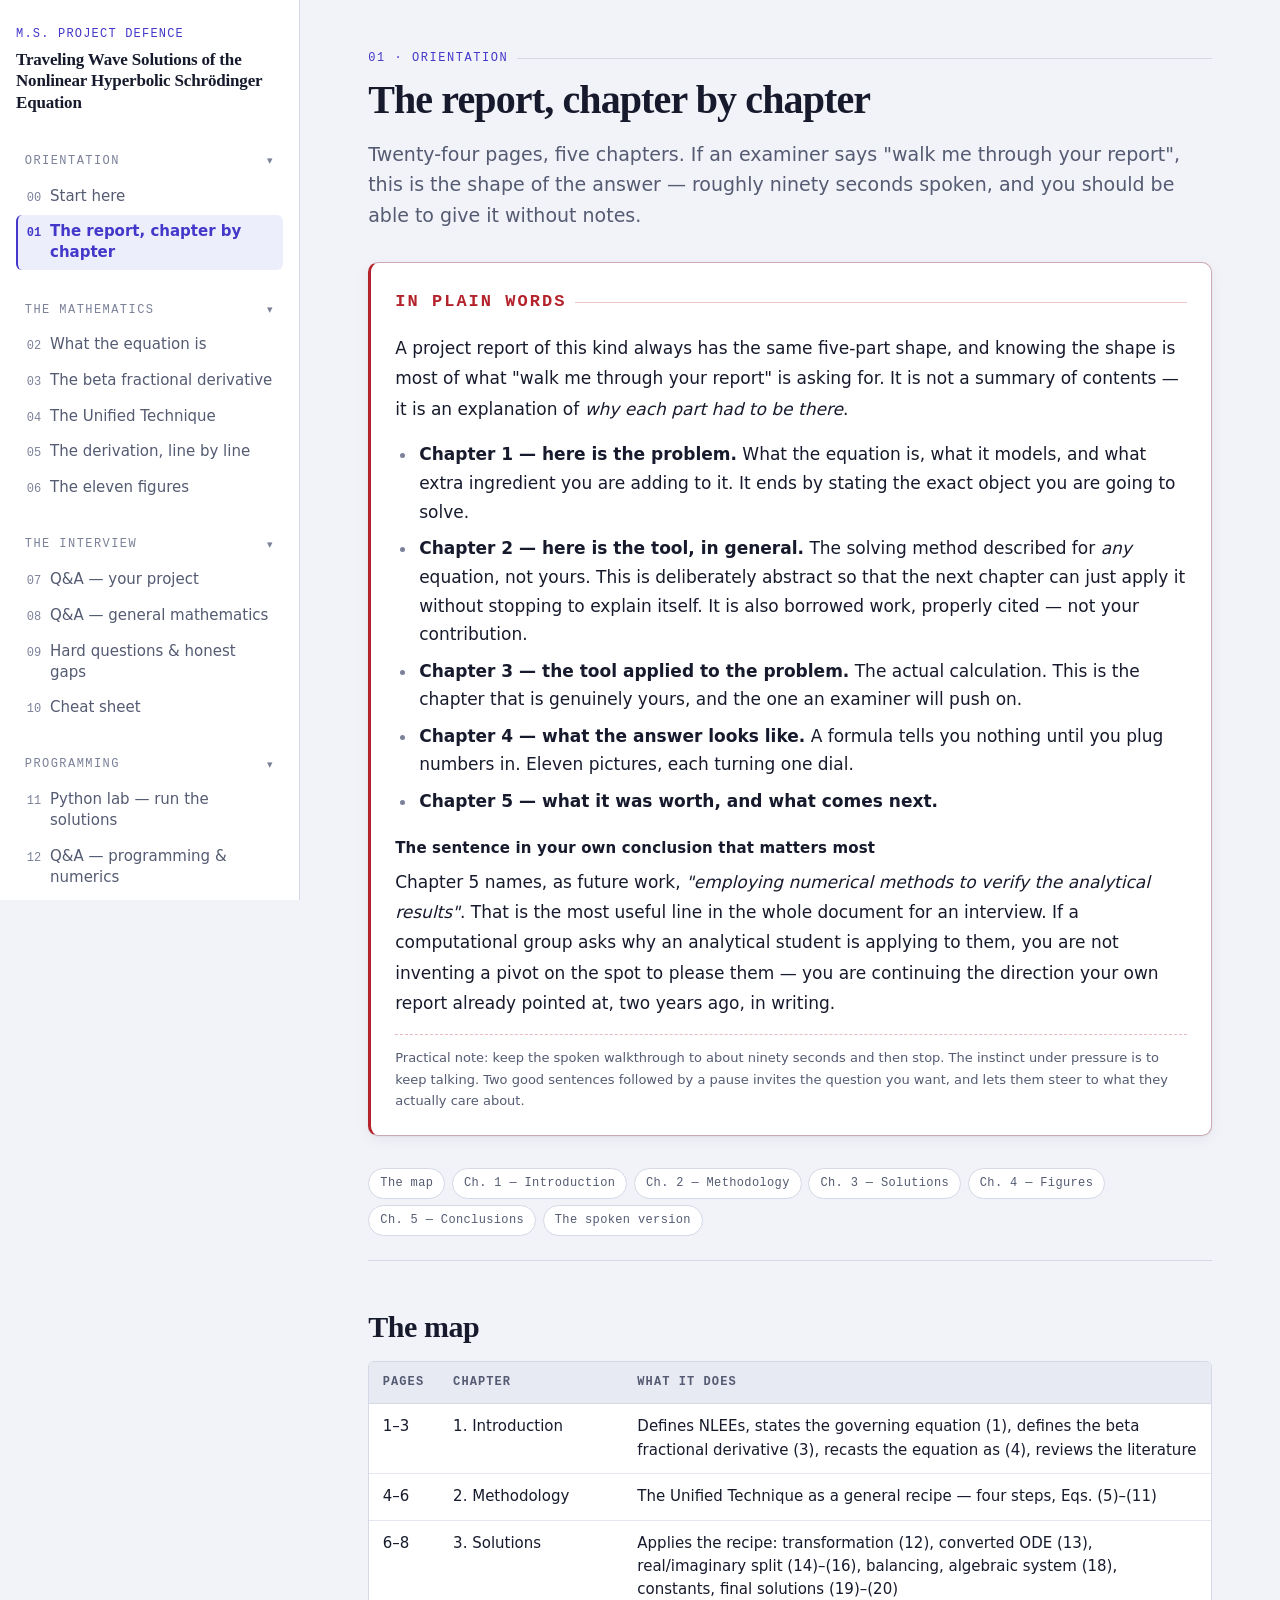
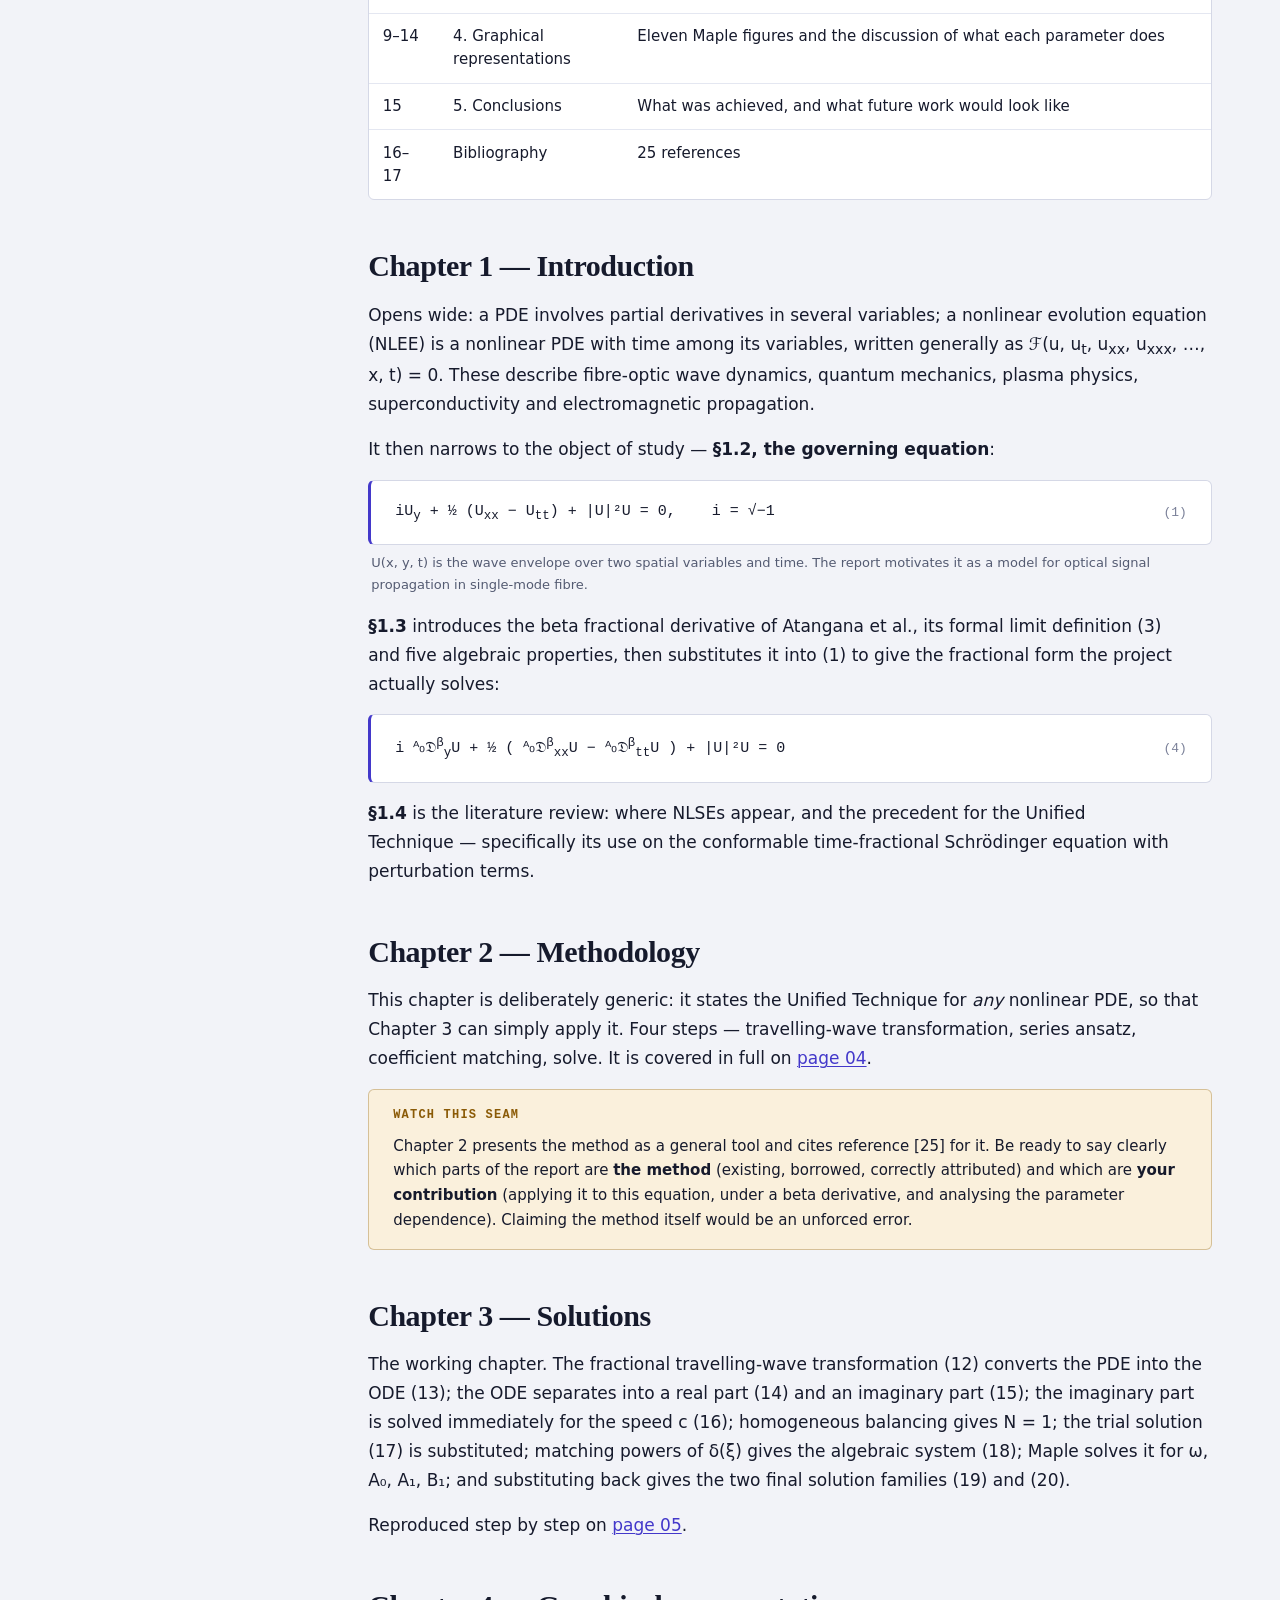
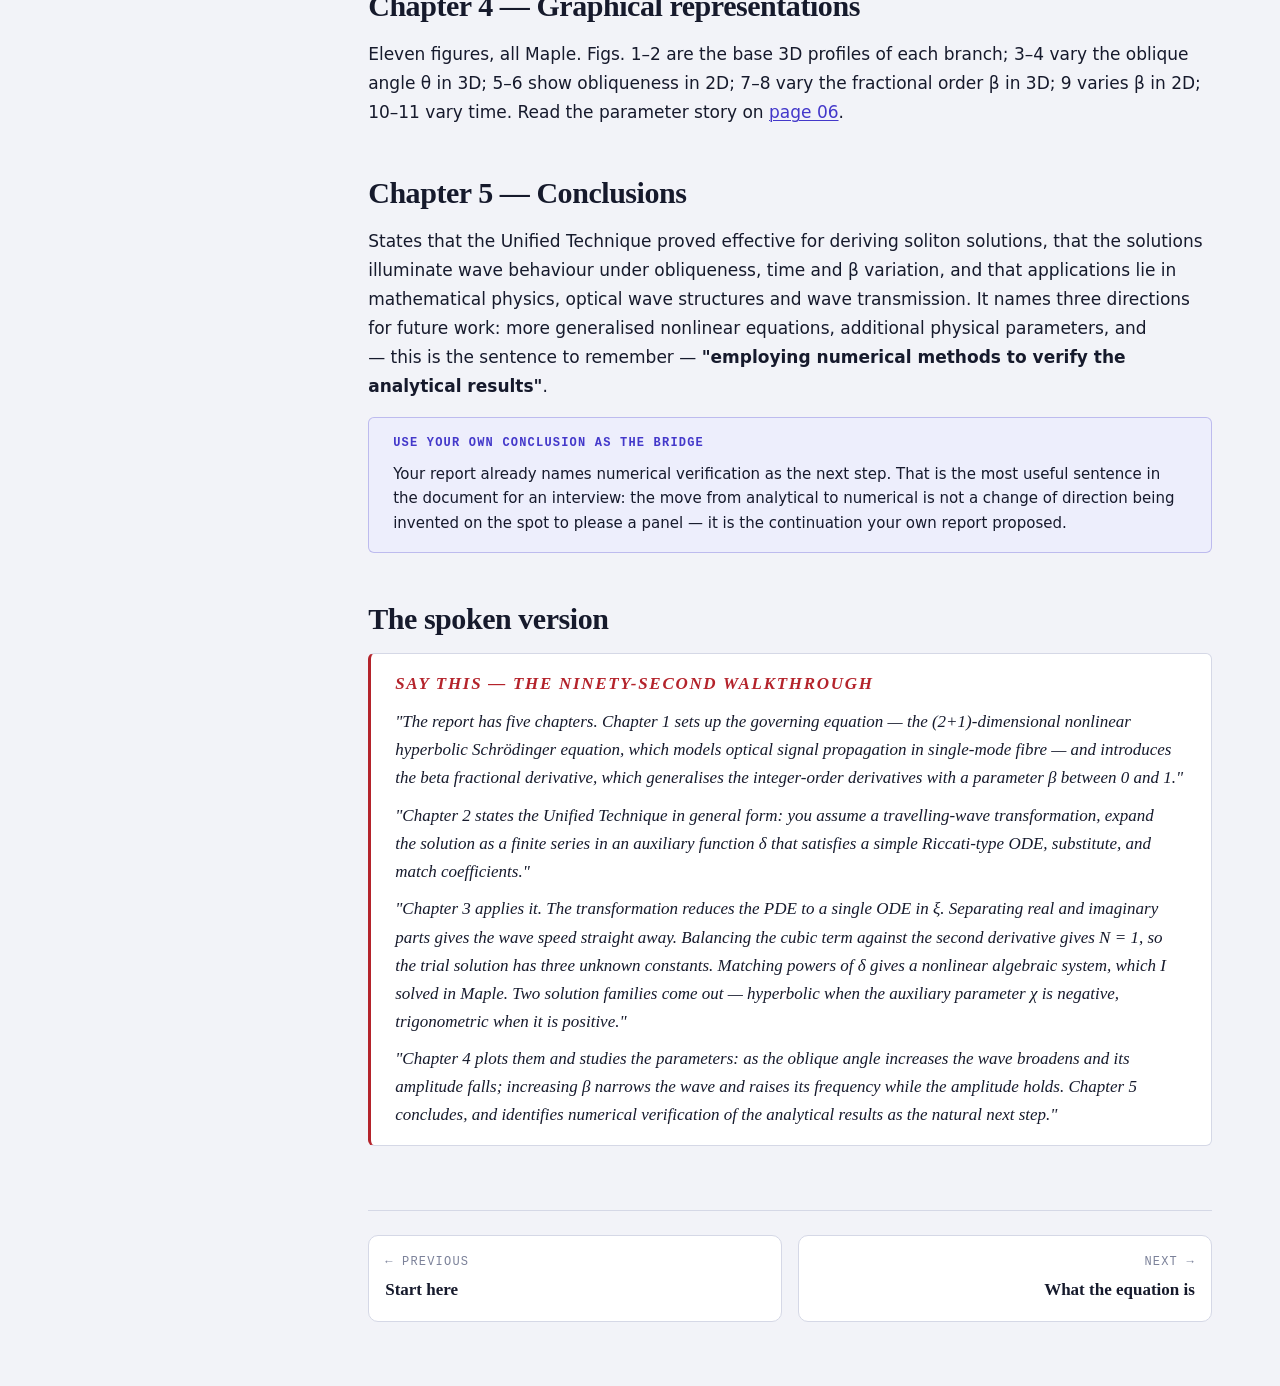
<file: report.html>
<!doctype html>
<html lang="en">
<head>
<meta charset="utf-8">
<meta name="viewport" content="width=device-width, initial-scale=1">
<title>The report, chapter by chapter — NLHSE project defence</title>
<script>/* applied before first paint so the layout never jumps */
try{var d=document.documentElement,s=localStorage,t=s.getItem("nlhse.theme");
if(t==="dark"||t==="light")d.setAttribute("data-theme",t);
if(s.getItem("nlhse.nav")==="collapsed")d.setAttribute("data-nav","collapsed");}catch(e){}</script>
<link rel="stylesheet" href="assets/style.css">
</head>
<body data-page="report">
<a class="skip" href="#main">Skip to content</a>

<div class="topbar">
  <button class="btn btn-icon" type="button" data-menu aria-expanded="false" aria-label="Open navigation">☰</button>
  <span class="topbar-title">The report</span>
  <button class="btn" type="button" data-theme-toggle></button>
</div>

<div class="shell">
  <aside class="sidebar"></aside>

  <main class="main" id="main">
    <div class="col">

      <p class="eyebrow">01 · Orientation</p>
      <h1>The report, chapter by chapter</h1>
      <p class="lede">
        Twenty-four pages, five chapters. If an examiner says "walk me through your report",
        this is the shape of the answer — roughly ninety seconds spoken, and you should be
        able to give it without notes.
      </p>

      <section class="plain">
        <p class="plain-label">In plain words</p>
        <p>
          A project report of this kind always has the same five-part shape, and knowing the
          shape is most of what "walk me through your report" is asking for. It is not a summary
          of contents — it is an explanation of <em>why each part had to be there</em>.
        </p>
        <ul>
          <li>
            <strong>Chapter 1 — here is the problem.</strong> What the equation is, what it
            models, and what extra ingredient you are adding to it. It ends by stating the exact
            object you are going to solve.
          </li>
          <li>
            <strong>Chapter 2 — here is the tool, in general.</strong> The solving method
            described for <em>any</em> equation, not yours. This is deliberately abstract so that
            the next chapter can just apply it without stopping to explain itself. It is also
            borrowed work, properly cited — not your contribution.
          </li>
          <li>
            <strong>Chapter 3 — the tool applied to the problem.</strong> The actual calculation.
            This is the chapter that is genuinely yours, and the one an examiner will push on.
          </li>
          <li>
            <strong>Chapter 4 — what the answer looks like.</strong> A formula tells you nothing
            until you plug numbers in. Eleven pictures, each turning one dial.
          </li>
          <li>
            <strong>Chapter 5 — what it was worth, and what comes next.</strong>
          </li>
        </ul>

        <h3>The sentence in your own conclusion that matters most</h3>
        <p>
          Chapter 5 names, as future work, <em>"employing numerical methods to verify the
          analytical results"</em>. That is the most useful line in the whole document for an
          interview. If a computational group asks why an analytical student is applying to them,
          you are not inventing a pivot on the spot to please them — you are continuing the
          direction your own report already pointed at, two years ago, in writing.
        </p>
        <p class="aside">
          Practical note: keep the spoken walkthrough to about ninety seconds and then stop. The
          instinct under pressure is to keep talking. Two good sentences followed by a pause
          invites the question you want, and lets them steer to what they actually care about.
        </p>
      </section>

      <nav class="jump">
        <a href="#map">The map</a>
        <a href="#ch1">Ch. 1 — Introduction</a>
        <a href="#ch2">Ch. 2 — Methodology</a>
        <a href="#ch3">Ch. 3 — Solutions</a>
        <a href="#ch4">Ch. 4 — Figures</a>
        <a href="#ch5">Ch. 5 — Conclusions</a>
        <a href="#spoken">The spoken version</a>
      </nav>

      <h2 id="map">The map</h2>
      <div class="tw">
        <table>
          <thead>
            <tr><th>Pages</th><th>Chapter</th><th>What it does</th></tr>
          </thead>
          <tbody>
            <tr><td class="num-col">1–3</td><td>1. Introduction</td><td>Defines NLEEs, states the governing equation (1), defines the beta fractional derivative (3), recasts the equation as (4), reviews the literature</td></tr>
            <tr><td class="num-col">4–6</td><td>2. Methodology</td><td>The Unified Technique as a general recipe — four steps, Eqs. (5)–(11)</td></tr>
            <tr><td class="num-col">6–8</td><td>3. Solutions</td><td>Applies the recipe: transformation (12), converted ODE (13), real/imaginary split (14)–(16), balancing, algebraic system (18), constants, final solutions (19)–(20)</td></tr>
            <tr><td class="num-col">9–14</td><td>4. Graphical representations</td><td>Eleven Maple figures and the discussion of what each parameter does</td></tr>
            <tr><td class="num-col">15</td><td>5. Conclusions</td><td>What was achieved, and what future work would look like</td></tr>
            <tr><td class="num-col">16–17</td><td>Bibliography</td><td>25 references</td></tr>
          </tbody>
        </table>
      </div>

      <h2 id="ch1">Chapter 1 — Introduction</h2>
      <p>
        Opens wide: a PDE involves partial derivatives in several variables; a nonlinear
        evolution equation (NLEE) is a nonlinear PDE with time among its variables, written
        generally as ℱ(u, u<sub>t</sub>, u<sub>xx</sub>, u<sub>xxx</sub>, …, x, t) = 0. These
        describe fibre-optic wave dynamics, quantum mechanics, plasma physics,
        superconductivity and electromagnetic propagation.
      </p>
      <p>
        It then narrows to the object of study — <strong>§1.2, the governing equation</strong>:
      </p>

      <div class="eq">
        <div>iU<sub>y</sub> + ½ (U<sub>xx</sub> − U<sub>tt</sub>) + |U|²U = 0,    i = √−1</div>
        <span class="num">(1)</span>
      </div>
      <p class="eq-note">
        U(x, y, t) is the wave envelope over two spatial variables and time. The report
        motivates it as a model for optical signal propagation in single-mode fibre.
      </p>

      <p>
        <strong>§1.3</strong> introduces the beta fractional derivative of Atangana et al., its
        formal limit definition (3) and five algebraic properties, then substitutes it into (1)
        to give the fractional form the project actually solves:
      </p>

      <div class="eq">
        <div>i ᴬ₀𝔇<sup>β</sup><sub>y</sub>U + ½ ( ᴬ₀𝔇<sup>β</sup><sub>xx</sub>U − ᴬ₀𝔇<sup>β</sup><sub>tt</sub>U ) + |U|²U = 0</div>
        <span class="num">(4)</span>
      </div>

      <p>
        <strong>§1.4</strong> is the literature review: where NLSEs appear, and the precedent for
        the Unified Technique — specifically its use on the conformable time-fractional
        Schrödinger equation with perturbation terms.
      </p>

      <h2 id="ch2">Chapter 2 — Methodology</h2>
      <p>
        This chapter is deliberately generic: it states the Unified Technique for
        <em>any</em> nonlinear PDE, so that Chapter 3 can simply apply it. Four steps —
        travelling-wave transformation, series ansatz, coefficient matching, solve. It is
        covered in full on <a href="method.html">page 04</a>.
      </p>
      <div class="note warn">
        <p class="note-title">Watch this seam</p>
        <p>
          Chapter 2 presents the method as a general tool and cites reference [25] for it.
          Be ready to say clearly which parts of the report are <strong>the method</strong>
          (existing, borrowed, correctly attributed) and which are <strong>your
          contribution</strong> (applying it to this equation, under a beta derivative,
          and analysing the parameter dependence). Claiming the method itself would be an
          unforced error.
        </p>
      </div>

      <h2 id="ch3">Chapter 3 — Solutions</h2>
      <p>
        The working chapter. The fractional travelling-wave transformation (12) converts the
        PDE into the ODE (13); the ODE separates into a real part (14) and an imaginary part
        (15); the imaginary part is solved immediately for the speed c (16); homogeneous
        balancing gives N = 1; the trial solution (17) is substituted; matching powers of
        δ(ξ) gives the algebraic system (18); Maple solves it for ω, A₀, A₁, B₁; and
        substituting back gives the two final solution families (19) and (20).
      </p>
      <p>Reproduced step by step on <a href="derivation.html">page 05</a>.</p>

      <h2 id="ch4">Chapter 4 — Graphical representations</h2>
      <p>
        Eleven figures, all Maple. Figs. 1–2 are the base 3D profiles of each branch;
        3–4 vary the oblique angle θ in 3D; 5–6 show obliqueness in 2D; 7–8 vary the
        fractional order β in 3D; 9 varies β in 2D; 10–11 vary time. Read the parameter
        story on <a href="results.html">page 06</a>.
      </p>

      <h2 id="ch5">Chapter 5 — Conclusions</h2>
      <p>
        States that the Unified Technique proved effective for deriving soliton solutions,
        that the solutions illuminate wave behaviour under obliqueness, time and β variation,
        and that applications lie in mathematical physics, optical wave structures and wave
        transmission. It names three directions for future work: more generalised nonlinear
        equations, additional physical parameters, and — this is the sentence to remember —
        <strong>"employing numerical methods to verify the analytical results"</strong>.
      </p>
      <div class="note good">
        <p class="note-title">Use your own conclusion as the bridge</p>
        <p>
          Your report already names numerical verification as the next step. That is the
          most useful sentence in the document for an interview: the move from analytical
          to numerical is not a change of direction being invented on the spot to please a
          panel — it is the continuation your own report proposed.
        </p>
      </div>

      <h2 id="spoken">The spoken version</h2>
      <div class="say">
        <p class="say-label">Say this — the ninety-second walkthrough</p>
        <p>
          "The report has five chapters. Chapter 1 sets up the governing equation — the
          (2+1)-dimensional nonlinear hyperbolic Schrödinger equation, which models optical
          signal propagation in single-mode fibre — and introduces the beta fractional
          derivative, which generalises the integer-order derivatives with a parameter β
          between 0 and 1."
        </p>
        <p>
          "Chapter 2 states the Unified Technique in general form: you assume a
          travelling-wave transformation, expand the solution as a finite series in an
          auxiliary function δ that satisfies a simple Riccati-type ODE, substitute, and
          match coefficients."
        </p>
        <p>
          "Chapter 3 applies it. The transformation reduces the PDE to a single ODE in ξ.
          Separating real and imaginary parts gives the wave speed straight away. Balancing
          the cubic term against the second derivative gives N = 1, so the trial solution has
          three unknown constants. Matching powers of δ gives a nonlinear algebraic system,
          which I solved in Maple. Two solution families come out — hyperbolic when the
          auxiliary parameter χ is negative, trigonometric when it is positive."
        </p>
        <p>
          "Chapter 4 plots them and studies the parameters: as the oblique angle increases the
          wave broadens and its amplitude falls; increasing β narrows the wave and raises its
          frequency while the amplitude holds. Chapter 5 concludes, and identifies numerical
          verification of the analytical results as the natural next step."
        </p>
      </div>

      <nav data-pagenav></nav>
    </div>
  </main>
</div>

<script src="assets/app.js"></script>
</body>
</html>
</file>
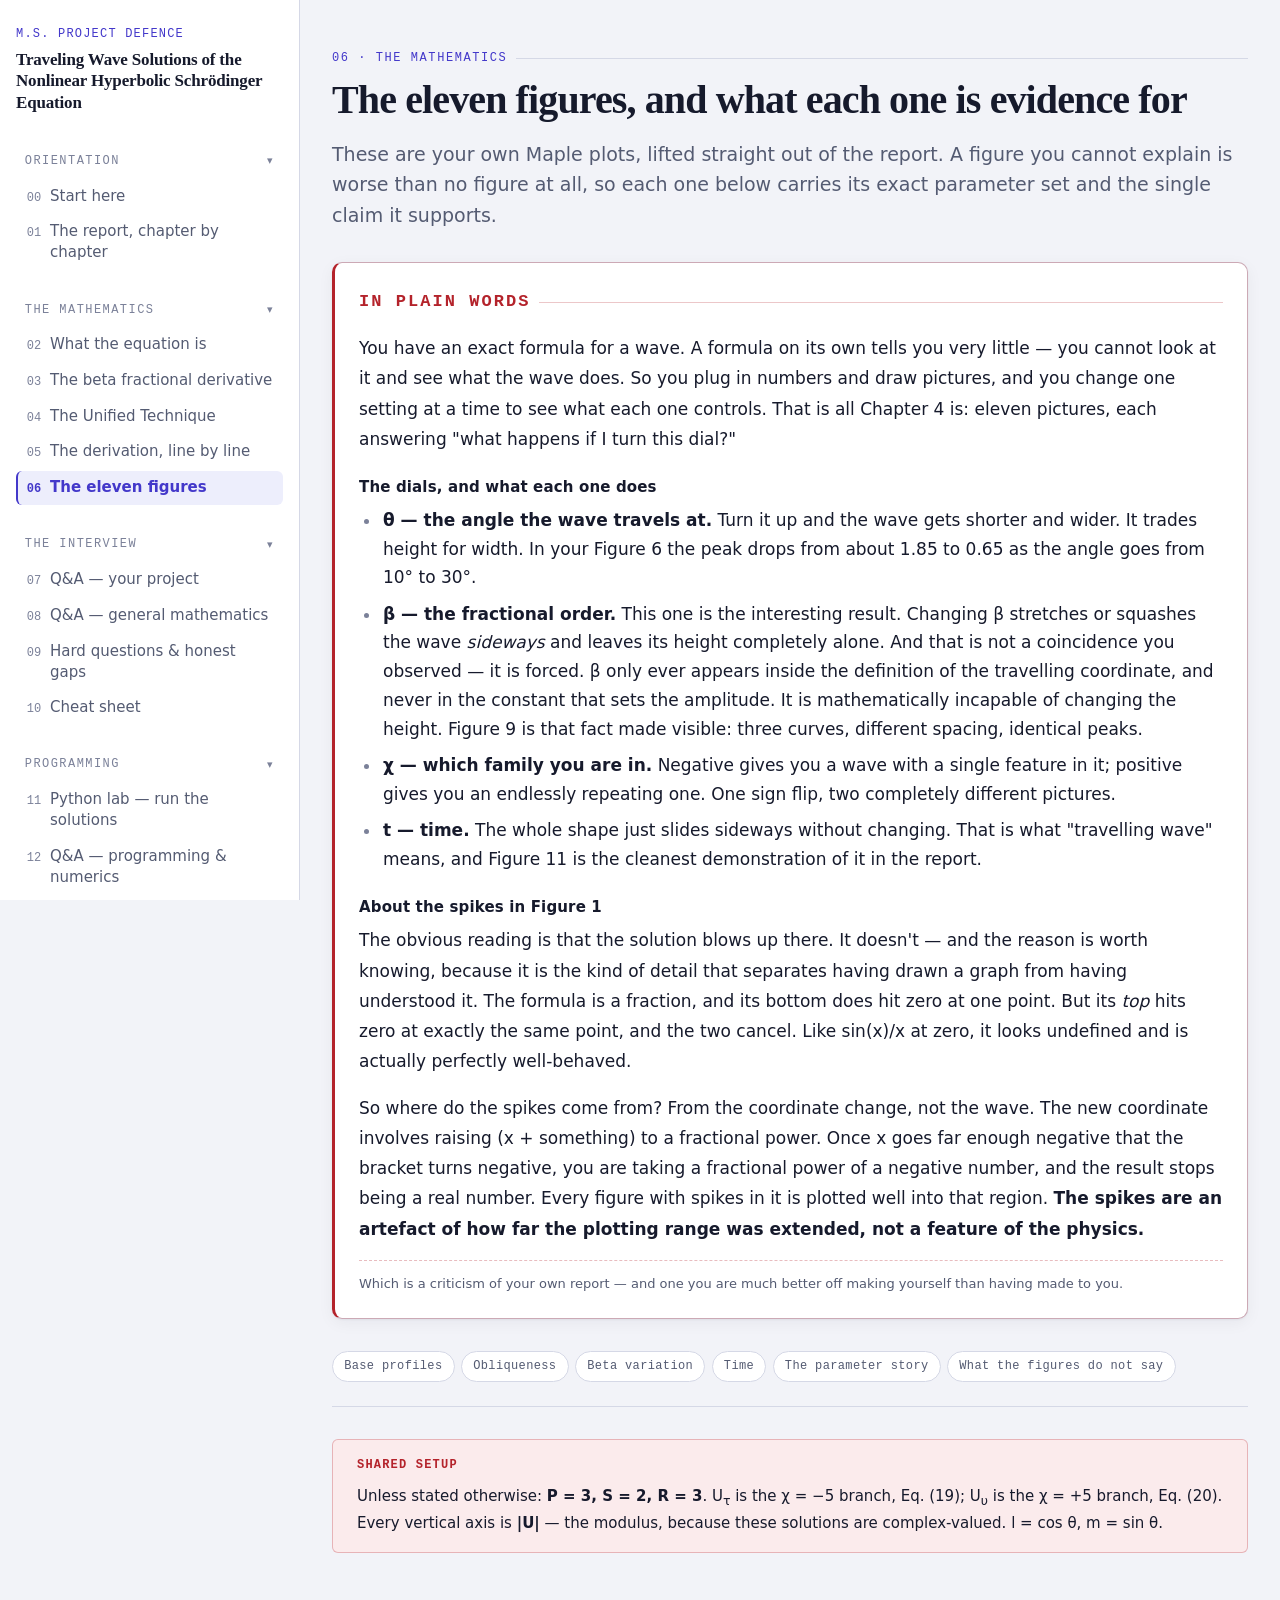
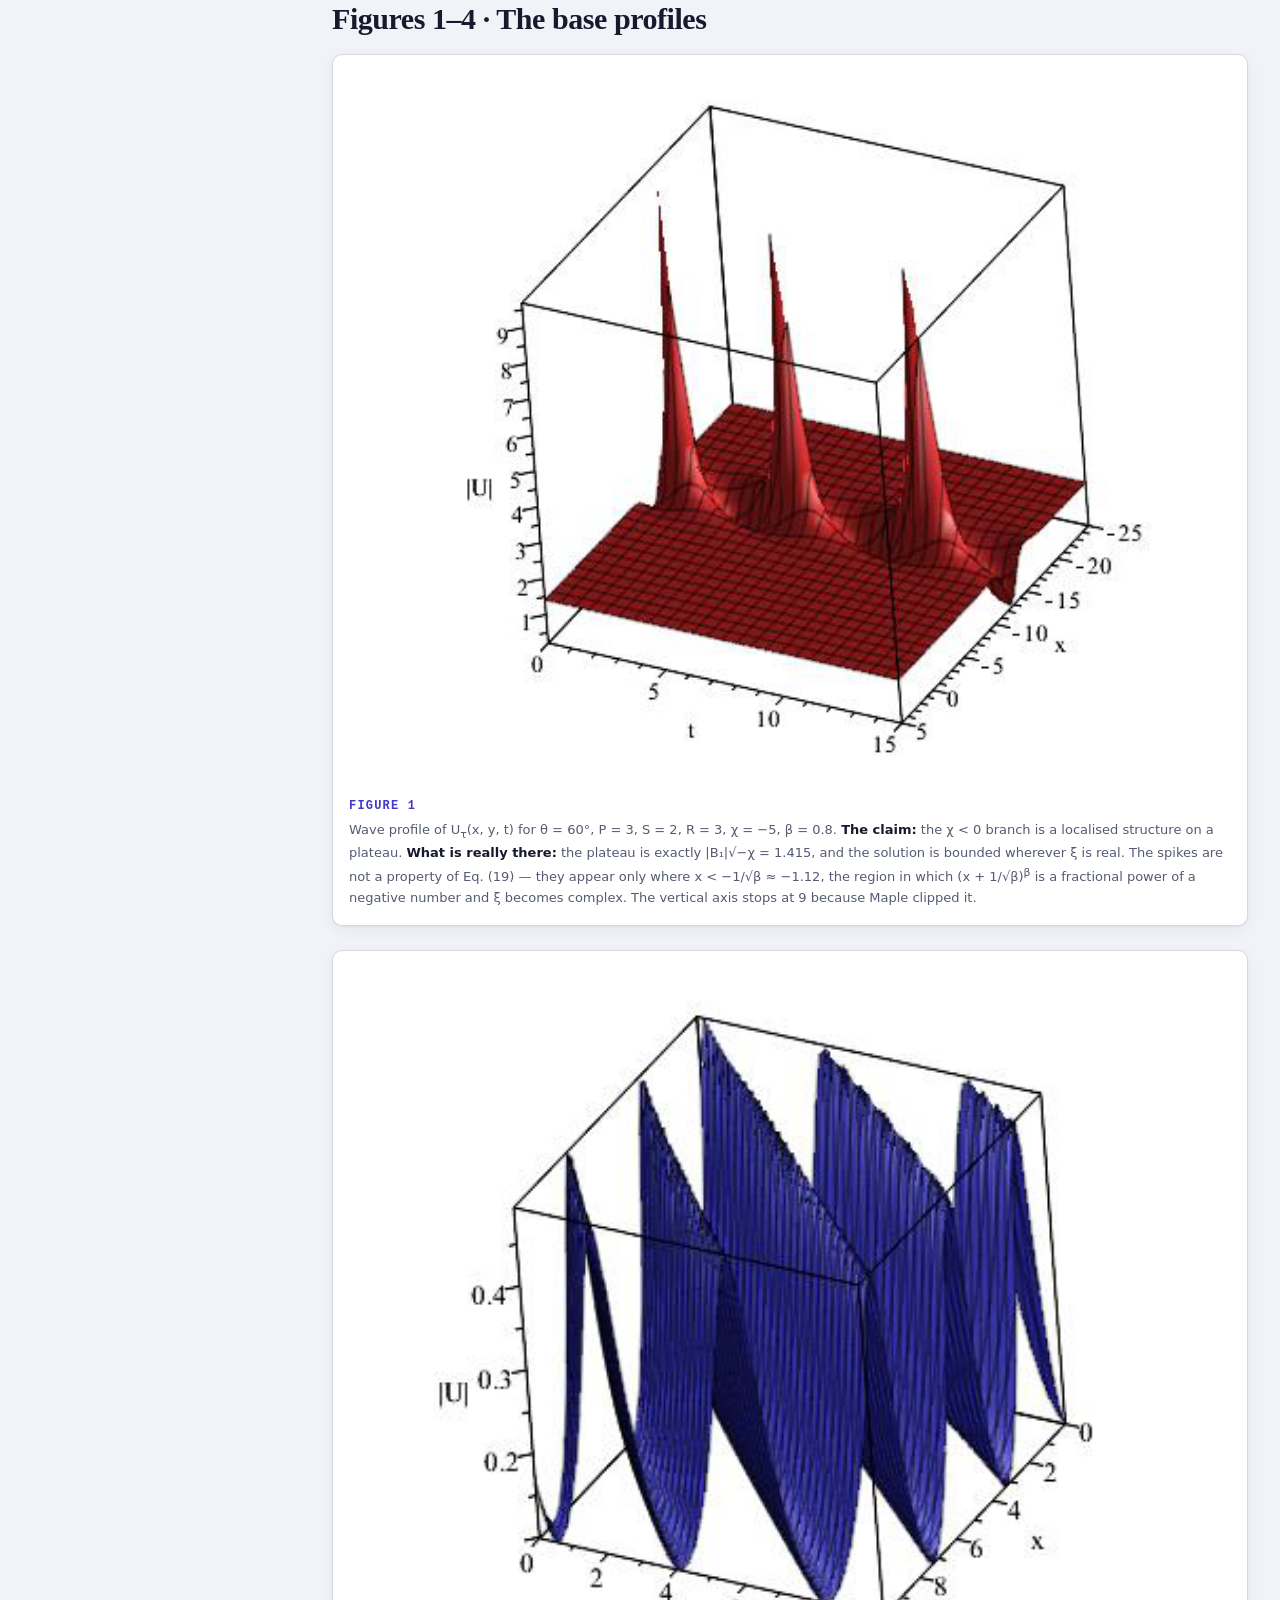
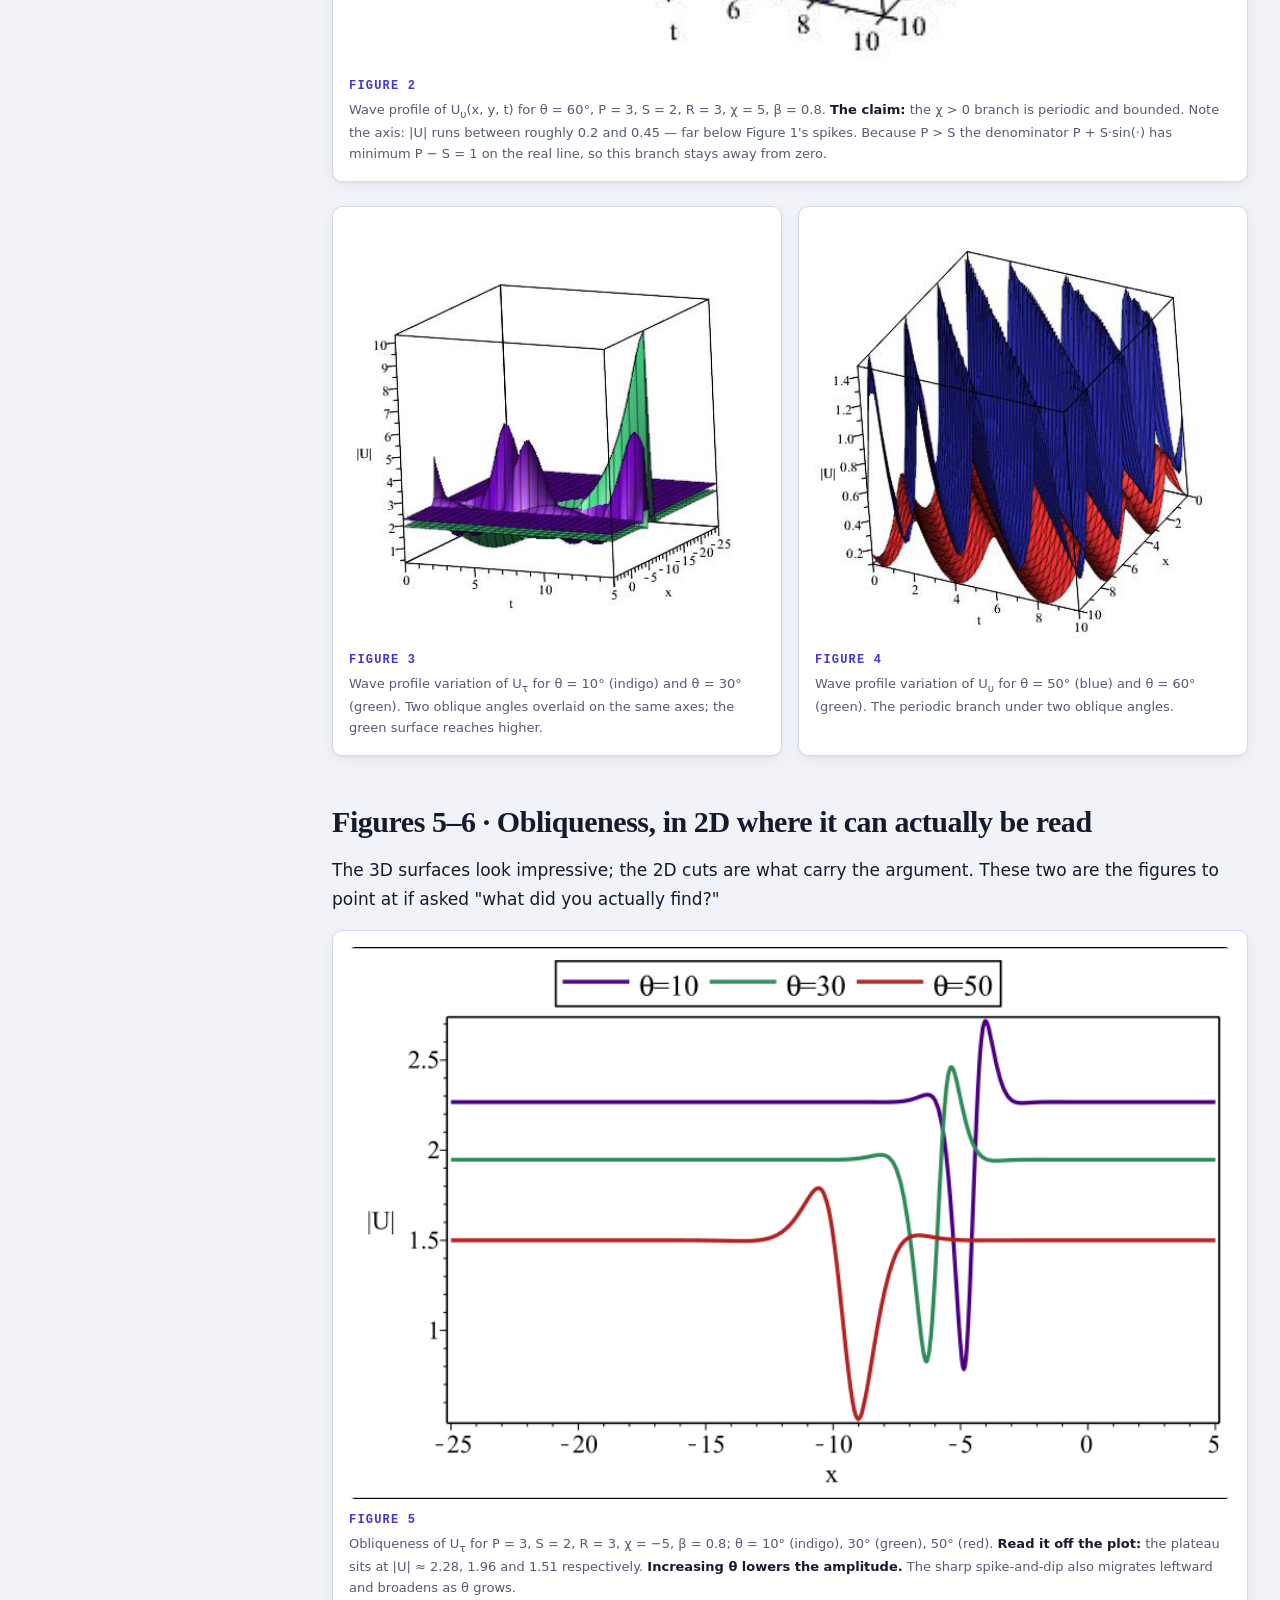
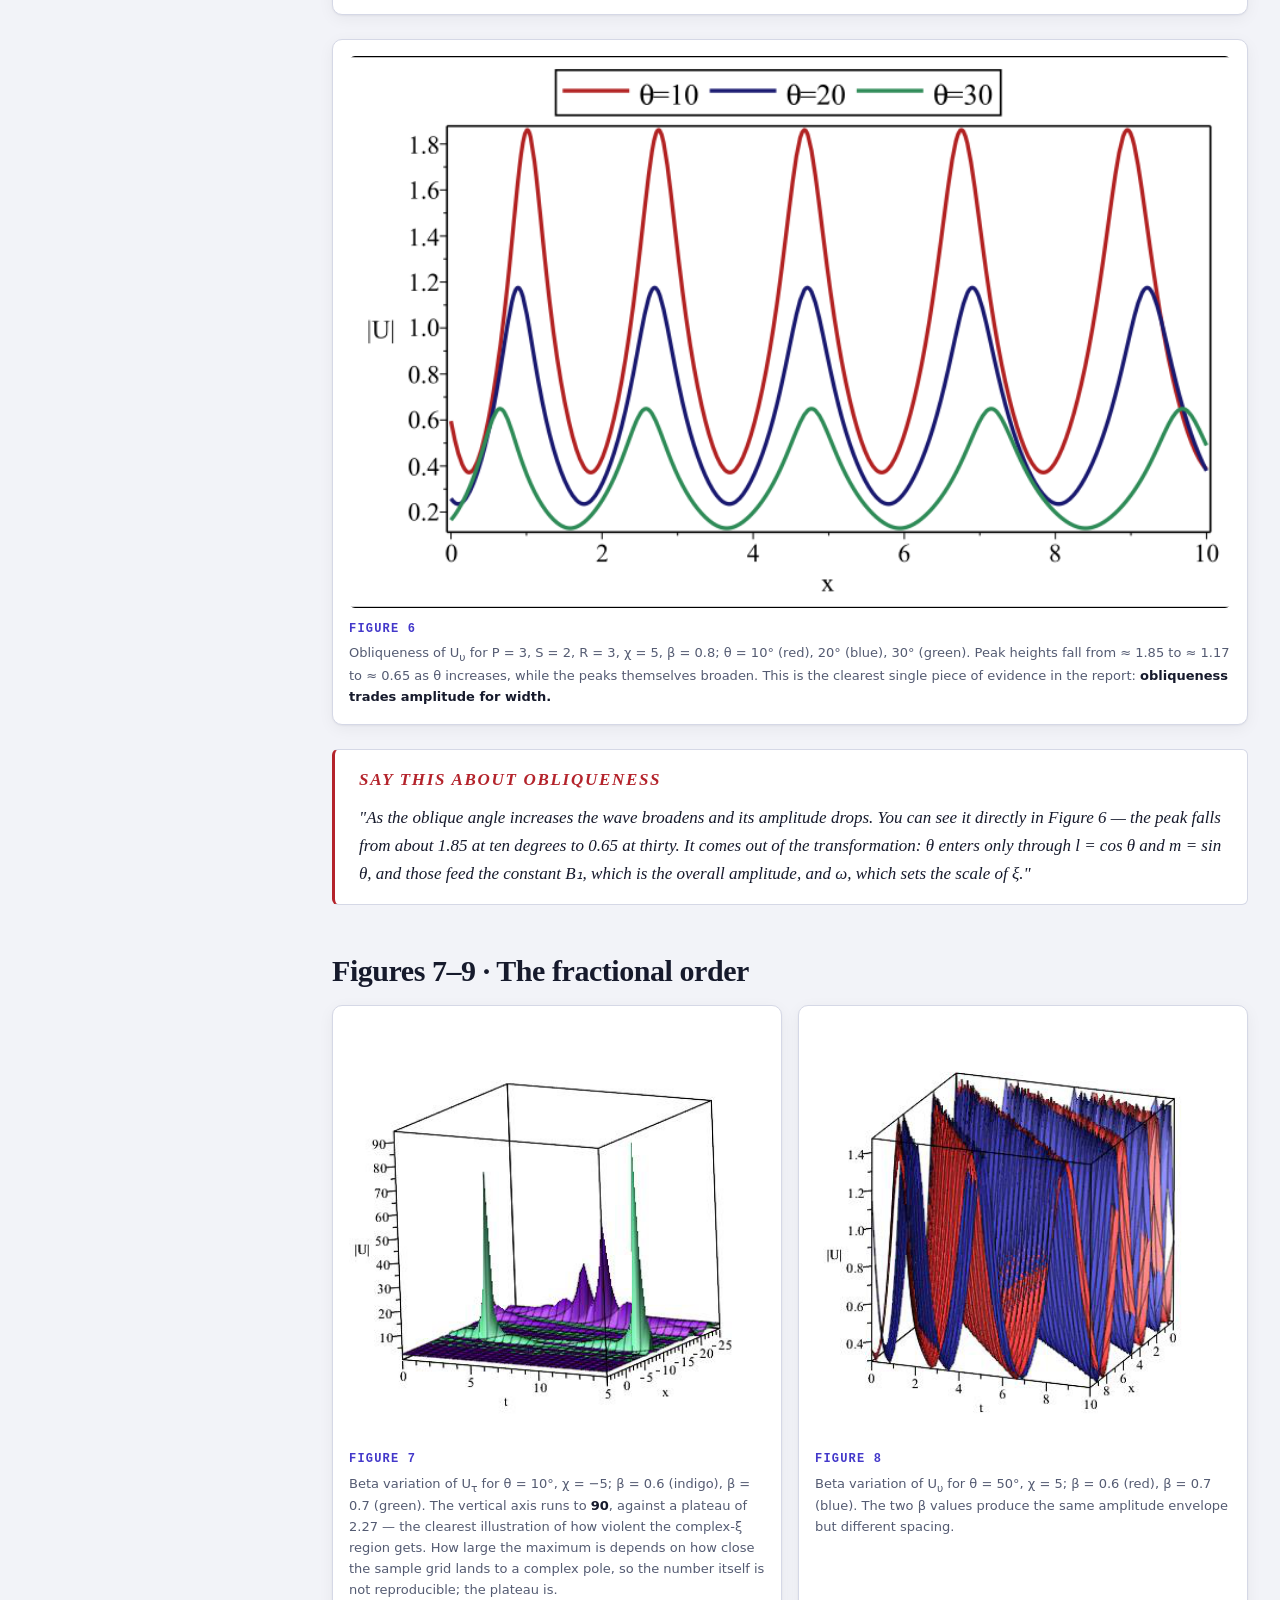
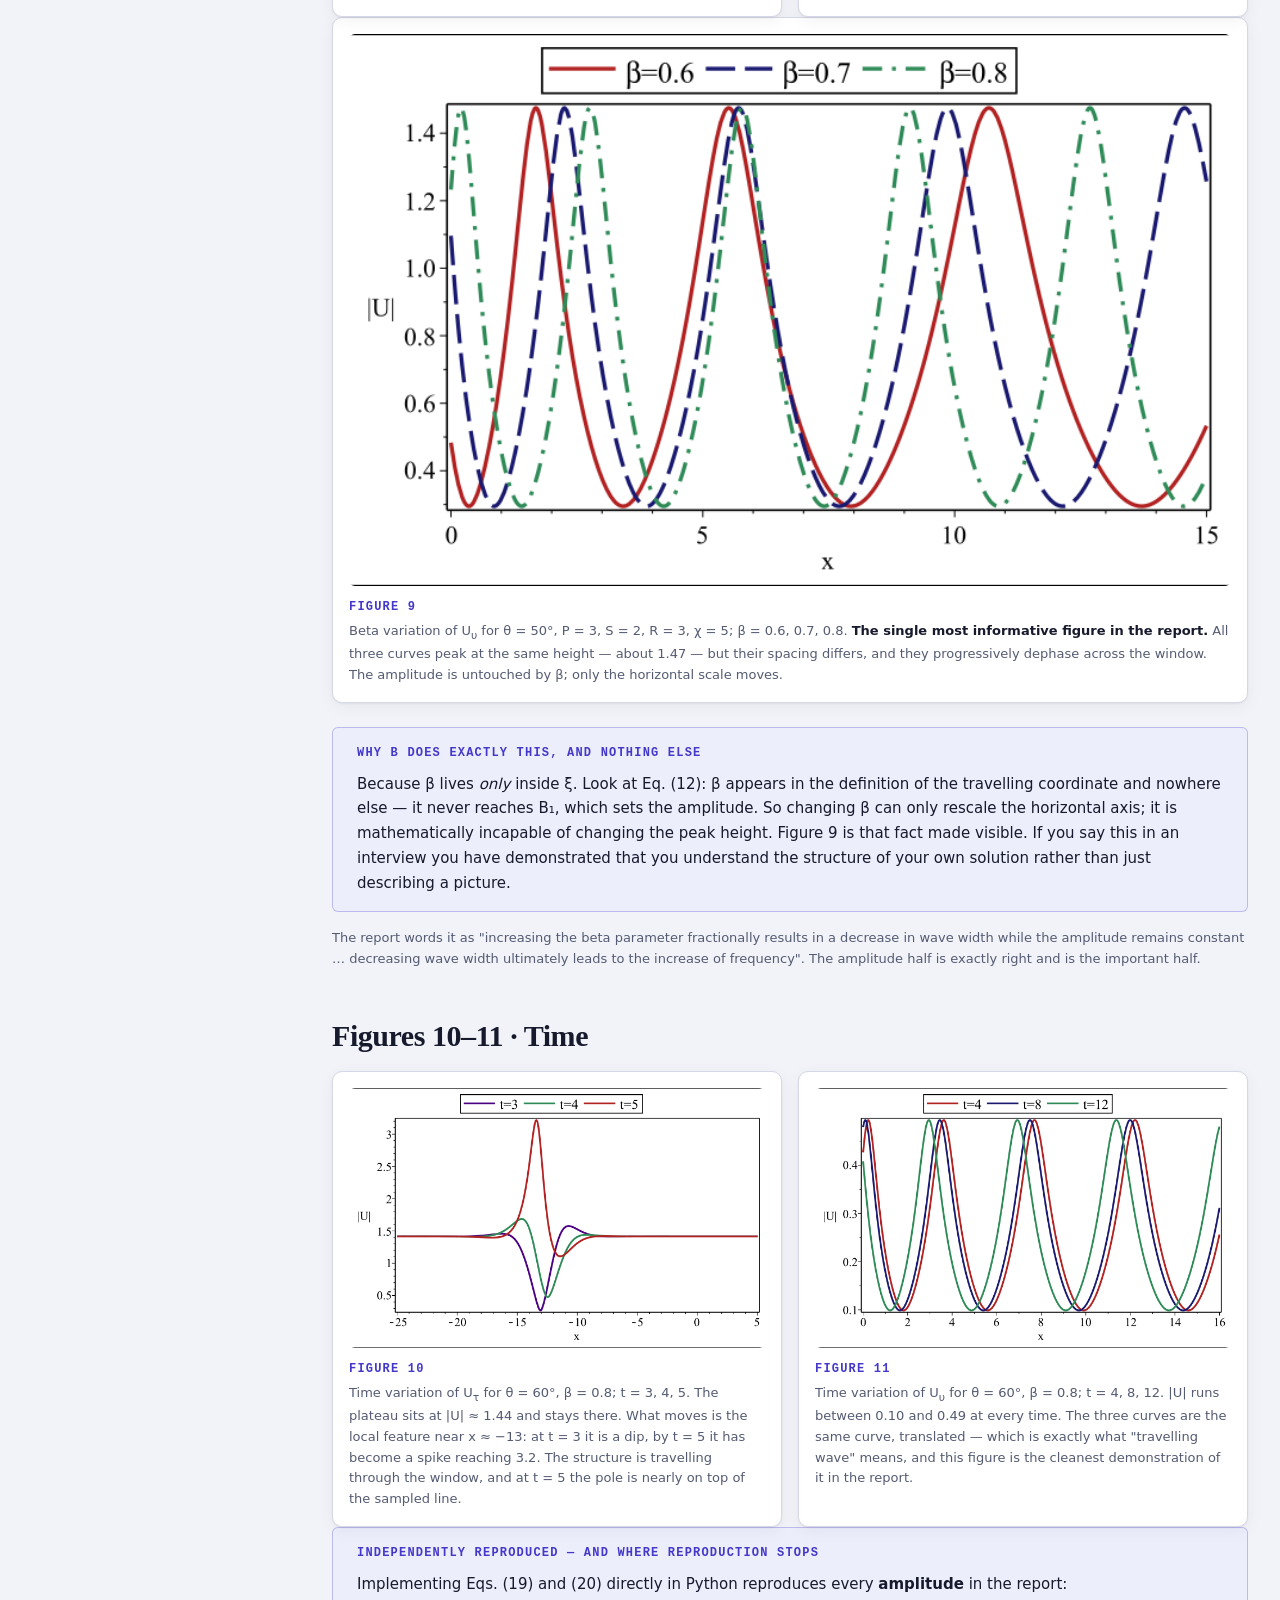
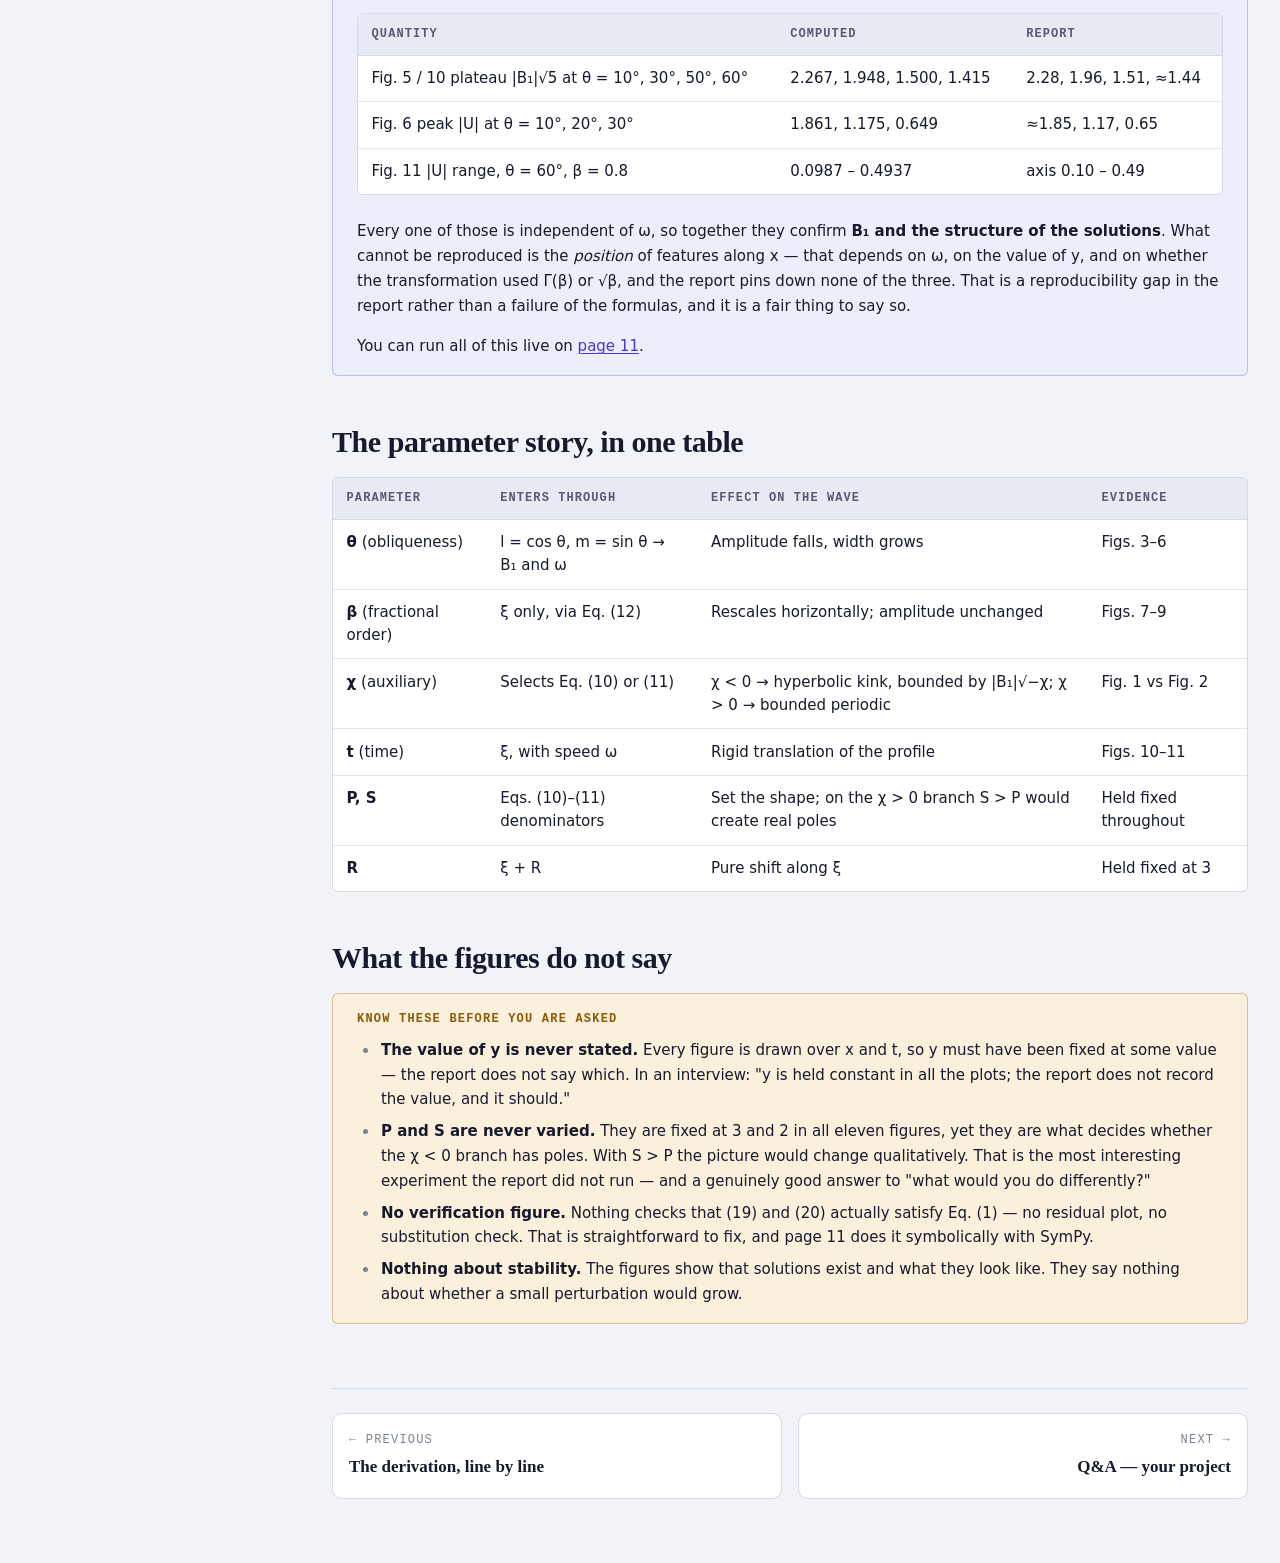
<file: results.html>
<!doctype html>
<html lang="en">
<head>
<meta charset="utf-8">
<meta name="viewport" content="width=device-width, initial-scale=1">
<title>The eleven figures — NLHSE project defence</title>
<script>/* applied before first paint so the layout never jumps */
try{var d=document.documentElement,s=localStorage,t=s.getItem("nlhse.theme");
if(t==="dark"||t==="light")d.setAttribute("data-theme",t);
if(s.getItem("nlhse.nav")==="collapsed")d.setAttribute("data-nav","collapsed");}catch(e){}</script>
<link rel="stylesheet" href="assets/style.css">
</head>
<body data-page="results">
<a class="skip" href="#main">Skip to content</a>

<div class="topbar">
  <button class="btn btn-icon" type="button" data-menu aria-expanded="false" aria-label="Open navigation">☰</button>
  <span class="topbar-title">The eleven figures</span>
  <button class="btn" type="button" data-theme-toggle></button>
</div>

<div class="shell">
  <aside class="sidebar"></aside>

  <main class="main" id="main">
    <div class="col col-wide">

      <p class="eyebrow">06 · The mathematics</p>
      <h1>The eleven figures, and what each one is evidence for</h1>
      <p class="lede">
        These are your own Maple plots, lifted straight out of the report. A figure you cannot
        explain is worse than no figure at all, so each one below carries its exact parameter
        set and the single claim it supports.
      </p>

      <section class="plain">
        <p class="plain-label">In plain words</p>
        <p>
          You have an exact formula for a wave. A formula on its own tells you very little —
          you cannot look at it and see what the wave does. So you plug in numbers and draw
          pictures, and you change one setting at a time to see what each one controls. That is
          all Chapter 4 is: eleven pictures, each answering "what happens if I turn this dial?"
        </p>

        <h3>The dials, and what each one does</h3>
        <ul>
          <li>
            <strong>θ — the angle the wave travels at.</strong> Turn it up and the wave gets
            shorter and wider. It trades height for width. In your Figure 6 the peak drops from
            about 1.85 to 0.65 as the angle goes from 10° to 30°.
          </li>
          <li>
            <strong>β — the fractional order.</strong> This one is the interesting result.
            Changing β stretches or squashes the wave <em>sideways</em> and leaves its height
            completely alone. And that is not a coincidence you observed — it is forced. β only
            ever appears inside the definition of the travelling coordinate, and never in the
            constant that sets the amplitude. It is mathematically incapable of changing the
            height. Figure 9 is that fact made visible: three curves, different spacing,
            identical peaks.
          </li>
          <li>
            <strong>χ — which family you are in.</strong> Negative gives you a wave with a single
            feature in it; positive gives you an endlessly repeating one. One sign flip, two
            completely different pictures.
          </li>
          <li>
            <strong>t — time.</strong> The whole shape just slides sideways without changing.
            That is what "travelling wave" means, and Figure 11 is the cleanest demonstration of
            it in the report.
          </li>
        </ul>

        <h3>About the spikes in Figure 1</h3>
        <p>
          The obvious reading is that the solution blows up there. It doesn't — and the reason
          is worth knowing, because it is the kind of detail that separates having drawn a graph
          from having understood it. The formula is a fraction, and its bottom does hit zero at
          one point. But its <em>top</em> hits zero at exactly the same point, and the two
          cancel. Like sin(x)/x at zero, it looks undefined and is actually perfectly
          well-behaved.
        </p>
        <p>
          So where do the spikes come from? From the coordinate change, not the wave. The new
          coordinate involves raising (x + something) to a fractional power. Once x goes far
          enough negative that the bracket turns negative, you are taking a fractional power of a
          negative number, and the result stops being a real number. Every figure with spikes in
          it is plotted well into that region. <strong>The spikes are an artefact of how far the
          plotting range was extended, not a feature of the physics.</strong>
        </p>
        <p class="aside">
          Which is a criticism of your own report — and one you are much better off making
          yourself than having made to you.
        </p>
      </section>

      <nav class="jump">
        <a href="#base">Base profiles</a>
        <a href="#oblique">Obliqueness</a>
        <a href="#beta">Beta variation</a>
        <a href="#time">Time</a>
        <a href="#summary">The parameter story</a>
        <a href="#gaps">What the figures do not say</a>
      </nav>

      <div class="note info">
        <p class="note-title">Shared setup</p>
        <p>
          Unless stated otherwise: <strong>P = 3, S = 2, R = 3</strong>. U<sub>τ</sub> is the
          χ = −5 branch, Eq. (19); U<sub>υ</sub> is the χ = +5 branch, Eq. (20). Every vertical
          axis is <strong>|U|</strong> — the modulus, because these solutions are
          complex-valued. l = cos θ, m = sin θ.
        </p>
      </div>

      <h2 id="base">Figures 1–4 · The base profiles</h2>

      <figure class="fig">
        <img src="figures/fig-01.png" alt="3D surface of |U_tau| over x and t showing three tall narrow spikes on a flat plateau">
        <figcaption>
          <span class="fig-n">Figure 1</span>
          Wave profile of U<sub>τ</sub>(x, y, t) for θ = 60°, P = 3, S = 2, R = 3, χ = −5, β = 0.8.
          <strong>The claim:</strong> the χ &lt; 0 branch is a localised structure on a plateau.
          <strong>What is really there:</strong> the plateau is exactly |B₁|√−χ = 1.415, and the
          solution is bounded wherever ξ is real. The spikes are not a property of Eq. (19) — they
          appear only where x &lt; −1/√β ≈ −1.12, the region in which (x + 1/√β)<sup>β</sup> is a
          fractional power of a negative number and ξ becomes complex. The vertical axis stops at
          9 because Maple clipped it.
        </figcaption>
      </figure>

      <figure class="fig">
        <img src="figures/fig-02.png" alt="3D surface of |U_upsilon| showing a regular corrugated periodic pattern">
        <figcaption>
          <span class="fig-n">Figure 2</span>
          Wave profile of U<sub>υ</sub>(x, y, t) for θ = 60°, P = 3, S = 2, R = 3, χ = 5, β = 0.8.
          <strong>The claim:</strong> the χ &gt; 0 branch is periodic and bounded.
          Note the axis: |U| runs between roughly 0.2 and 0.45 — far below Figure 1's spikes.
          Because P &gt; S the denominator P + S·sin(·) has minimum P − S = 1 on the real line,
          so this branch stays away from zero.
        </figcaption>
      </figure>

      <div class="fig-pair">
        <figure class="fig">
          <img src="figures/fig-03.png" alt="Two overlaid 3D surfaces in indigo and green">
          <figcaption>
            <span class="fig-n">Figure 3</span>
            Wave profile variation of U<sub>τ</sub> for θ = 10° (indigo) and θ = 30° (green).
            Two oblique angles overlaid on the same axes; the green surface reaches higher.
          </figcaption>
        </figure>
        <figure class="fig">
          <img src="figures/fig-04.png" alt="Two overlaid 3D periodic surfaces in blue and red">
          <figcaption>
            <span class="fig-n">Figure 4</span>
            Wave profile variation of U<sub>υ</sub> for θ = 50° (blue) and θ = 60° (green).
            The periodic branch under two oblique angles.
          </figcaption>
        </figure>
      </div>

      <h2 id="oblique">Figures 5–6 · Obliqueness, in 2D where it can actually be read</h2>
      <p>
        The 3D surfaces look impressive; the 2D cuts are what carry the argument. These two are
        the figures to point at if asked "what did you actually find?"
      </p>

      <figure class="fig">
        <img src="figures/fig-05.png" alt="Line plot of |U_tau| against x for three oblique angles, each a flat plateau with a sharp local feature">
        <figcaption>
          <span class="fig-n">Figure 5</span>
          Obliqueness of U<sub>τ</sub> for P = 3, S = 2, R = 3, χ = −5, β = 0.8;
          θ = 10° (indigo), 30° (green), 50° (red).
          <strong>Read it off the plot:</strong> the plateau sits at |U| ≈ 2.28, 1.96 and 1.51
          respectively. <strong>Increasing θ lowers the amplitude.</strong> The sharp
          spike-and-dip also migrates leftward and broadens as θ grows.
        </figcaption>
      </figure>

      <figure class="fig">
        <img src="figures/fig-06.png" alt="Line plot of |U_upsilon| against x for three oblique angles, showing periodic peaks of decreasing height">
        <figcaption>
          <span class="fig-n">Figure 6</span>
          Obliqueness of U<sub>υ</sub> for P = 3, S = 2, R = 3, χ = 5, β = 0.8;
          θ = 10° (red), 20° (blue), 30° (green).
          Peak heights fall from ≈ 1.85 to ≈ 1.17 to ≈ 0.65 as θ increases, while the peaks
          themselves broaden. This is the clearest single piece of evidence in the report:
          <strong>obliqueness trades amplitude for width.</strong>
        </figcaption>
      </figure>

      <div class="say">
        <p class="say-label">Say this about obliqueness</p>
        <p>
          "As the oblique angle increases the wave broadens and its amplitude drops. You can
          see it directly in Figure 6 — the peak falls from about 1.85 at ten degrees to 0.65
          at thirty. It comes out of the transformation: θ enters only through l = cos θ and
          m = sin θ, and those feed the constant B₁, which is the overall amplitude, and ω,
          which sets the scale of ξ."
        </p>
      </div>

      <h2 id="beta">Figures 7–9 · The fractional order</h2>

      <div class="fig-pair">
        <figure class="fig">
          <img src="figures/fig-07.png" alt="3D surfaces for two beta values with very tall spikes reaching 90">
          <figcaption>
            <span class="fig-n">Figure 7</span>
            Beta variation of U<sub>τ</sub> for θ = 10°, χ = −5;
            β = 0.6 (indigo), β = 0.7 (green).
            The vertical axis runs to <strong>90</strong>, against a plateau of 2.27 — the
            clearest illustration of how violent the complex-ξ region gets. How large the
            maximum is depends on how close the sample grid lands to a complex pole, so the
            number itself is not reproducible; the plateau is.
          </figcaption>
        </figure>
        <figure class="fig">
          <img src="figures/fig-08.png" alt="3D periodic surfaces for two beta values in red and blue">
          <figcaption>
            <span class="fig-n">Figure 8</span>
            Beta variation of U<sub>υ</sub> for θ = 50°, χ = 5;
            β = 0.6 (red), β = 0.7 (blue).
            The two β values produce the same amplitude envelope but different spacing.
          </figcaption>
        </figure>
      </div>

      <figure class="fig">
        <img src="figures/fig-09.png" alt="Three overlaid periodic curves for beta 0.6, 0.7 and 0.8, identical in height but progressively stretched">
        <figcaption>
          <span class="fig-n">Figure 9</span>
          Beta variation of U<sub>υ</sub> for θ = 50°, P = 3, S = 2, R = 3, χ = 5;
          β = 0.6, 0.7, 0.8.
          <strong>The single most informative figure in the report.</strong> All three curves
          peak at the same height — about 1.47 — but their spacing differs, and they progressively
          dephase across the window. The amplitude is untouched by β; only the horizontal scale
          moves.
        </figcaption>
      </figure>

      <div class="note good">
        <p class="note-title">Why β does exactly this, and nothing else</p>
        <p>
          Because β lives <em>only</em> inside ξ. Look at Eq. (12): β appears in the definition
          of the travelling coordinate and nowhere else — it never reaches B₁, which sets the
          amplitude. So changing β can only rescale the horizontal axis; it is mathematically
          incapable of changing the peak height. Figure 9 is that fact made visible. If you say
          this in an interview you have demonstrated that you understand the structure of your
          own solution rather than just describing a picture.
        </p>
      </div>
      <p class="footnote">
        The report words it as "increasing the beta parameter fractionally results in a decrease
        in wave width while the amplitude remains constant … decreasing wave width ultimately
        leads to the increase of frequency". The amplitude half is exactly right and is the
        important half.
      </p>

      <h2 id="time">Figures 10–11 · Time</h2>

      <div class="fig-pair">
        <figure class="fig">
          <img src="figures/fig-10.png" alt="Three curves at t=3,4,5 showing a feature that grows into a tall narrow peak">
          <figcaption>
            <span class="fig-n">Figure 10</span>
            Time variation of U<sub>τ</sub> for θ = 60°, β = 0.8; t = 3, 4, 5.
            The plateau sits at |U| ≈ 1.44 and stays there. What moves is the local feature near
            x ≈ −13: at t = 3 it is a dip, by t = 5 it has become a spike reaching 3.2. The
            structure is travelling through the window, and at t = 5 the pole is nearly on top
            of the sampled line.
          </figcaption>
        </figure>
        <figure class="fig">
          <img src="figures/fig-11.png" alt="Three periodic curves at t=4,8,12, identical in shape but shifted horizontally">
          <figcaption>
            <span class="fig-n">Figure 11</span>
            Time variation of U<sub>υ</sub> for θ = 60°, β = 0.8; t = 4, 8, 12.
            |U| runs between 0.10 and 0.49 at every time. The three curves are the same curve,
            translated — which is exactly what "travelling wave" means, and this figure is the
            cleanest demonstration of it in the report.
          </figcaption>
        </figure>
      </div>

      <div class="note good">
        <p class="note-title">Independently reproduced — and where reproduction stops</p>
        <p>
          Implementing Eqs. (19) and (20) directly in Python reproduces every
          <strong>amplitude</strong> in the report:
        </p>
        <div class="tw">
          <table>
            <thead><tr><th>Quantity</th><th>Computed</th><th>Report</th></tr></thead>
            <tbody>
              <tr><td>Fig. 5 / 10 plateau |B₁|√5 at θ = 10°, 30°, 50°, 60°</td><td class="num-col">2.267, 1.948, 1.500, 1.415</td><td class="num-col">2.28, 1.96, 1.51, ≈1.44</td></tr>
              <tr><td>Fig. 6 peak |U| at θ = 10°, 20°, 30°</td><td class="num-col">1.861, 1.175, 0.649</td><td class="num-col">≈1.85, 1.17, 0.65</td></tr>
              <tr><td>Fig. 11 |U| range, θ = 60°, β = 0.8</td><td class="num-col">0.0987 – 0.4937</td><td class="num-col">axis 0.10 – 0.49</td></tr>
            </tbody>
          </table>
        </div>
        <p>
          Every one of those is independent of ω, so together they confirm <strong>B₁ and the
          structure of the solutions</strong>. What cannot be reproduced is the <em>position</em>
          of features along x — that depends on ω, on the value of y, and on whether the
          transformation used Γ(β) or √β, and the report pins down none of the three. That is a
          reproducibility gap in the report rather than a failure of the formulas, and it is a
          fair thing to say so.
        </p>
        <p>
          You can run all of this live on <a href="lab.html">page 11</a>.
        </p>
      </div>

      <h2 id="summary">The parameter story, in one table</h2>
      <div class="tw">
        <table>
          <thead><tr><th>Parameter</th><th>Enters through</th><th>Effect on the wave</th><th>Evidence</th></tr></thead>
          <tbody>
            <tr><td><strong>θ</strong> (obliqueness)</td><td>l = cos θ, m = sin θ → B₁ and ω</td><td>Amplitude falls, width grows</td><td>Figs. 3–6</td></tr>
            <tr><td><strong>β</strong> (fractional order)</td><td>ξ only, via Eq. (12)</td><td>Rescales horizontally; amplitude unchanged</td><td>Figs. 7–9</td></tr>
            <tr><td><strong>χ</strong> (auxiliary)</td><td>Selects Eq. (10) or (11)</td><td>χ &lt; 0 → hyperbolic kink, bounded by |B₁|√−χ; χ &gt; 0 → bounded periodic</td><td>Fig. 1 vs Fig. 2</td></tr>
            <tr><td><strong>t</strong> (time)</td><td>ξ, with speed ω</td><td>Rigid translation of the profile</td><td>Figs. 10–11</td></tr>
            <tr><td><strong>P, S</strong></td><td>Eqs. (10)–(11) denominators</td><td>Set the shape; on the χ &gt; 0 branch S &gt; P would create real poles</td><td>Held fixed throughout</td></tr>
            <tr><td><strong>R</strong></td><td>ξ + R</td><td>Pure shift along ξ</td><td>Held fixed at 3</td></tr>
          </tbody>
        </table>
      </div>

      <h2 id="gaps">What the figures do not say</h2>
      <div class="note warn">
        <p class="note-title">Know these before you are asked</p>
        <ul>
          <li>
            <strong>The value of y is never stated.</strong> Every figure is drawn over x and t,
            so y must have been fixed at some value — the report does not say which. In an
            interview: "y is held constant in all the plots; the report does not record the
            value, and it should."
          </li>
          <li>
            <strong>P and S are never varied.</strong> They are fixed at 3 and 2 in all eleven
            figures, yet they are what decides whether the χ &lt; 0 branch has poles. With
            S &gt; P the picture would change qualitatively. That is the most interesting
            experiment the report did not run — and a genuinely good answer to "what would you
            do differently?"
          </li>
          <li>
            <strong>No verification figure.</strong> Nothing checks that (19) and (20) actually
            satisfy Eq. (1) — no residual plot, no substitution check. That is straightforward to
            fix, and page 11 does it symbolically with SymPy.
          </li>
          <li>
            <strong>Nothing about stability.</strong> The figures show that solutions exist and
            what they look like. They say nothing about whether a small perturbation would grow.
          </li>
        </ul>
      </div>

      <nav data-pagenav></nav>
    </div>
  </main>
</div>

<script src="assets/app.js"></script>
</body>
</html>
</file>
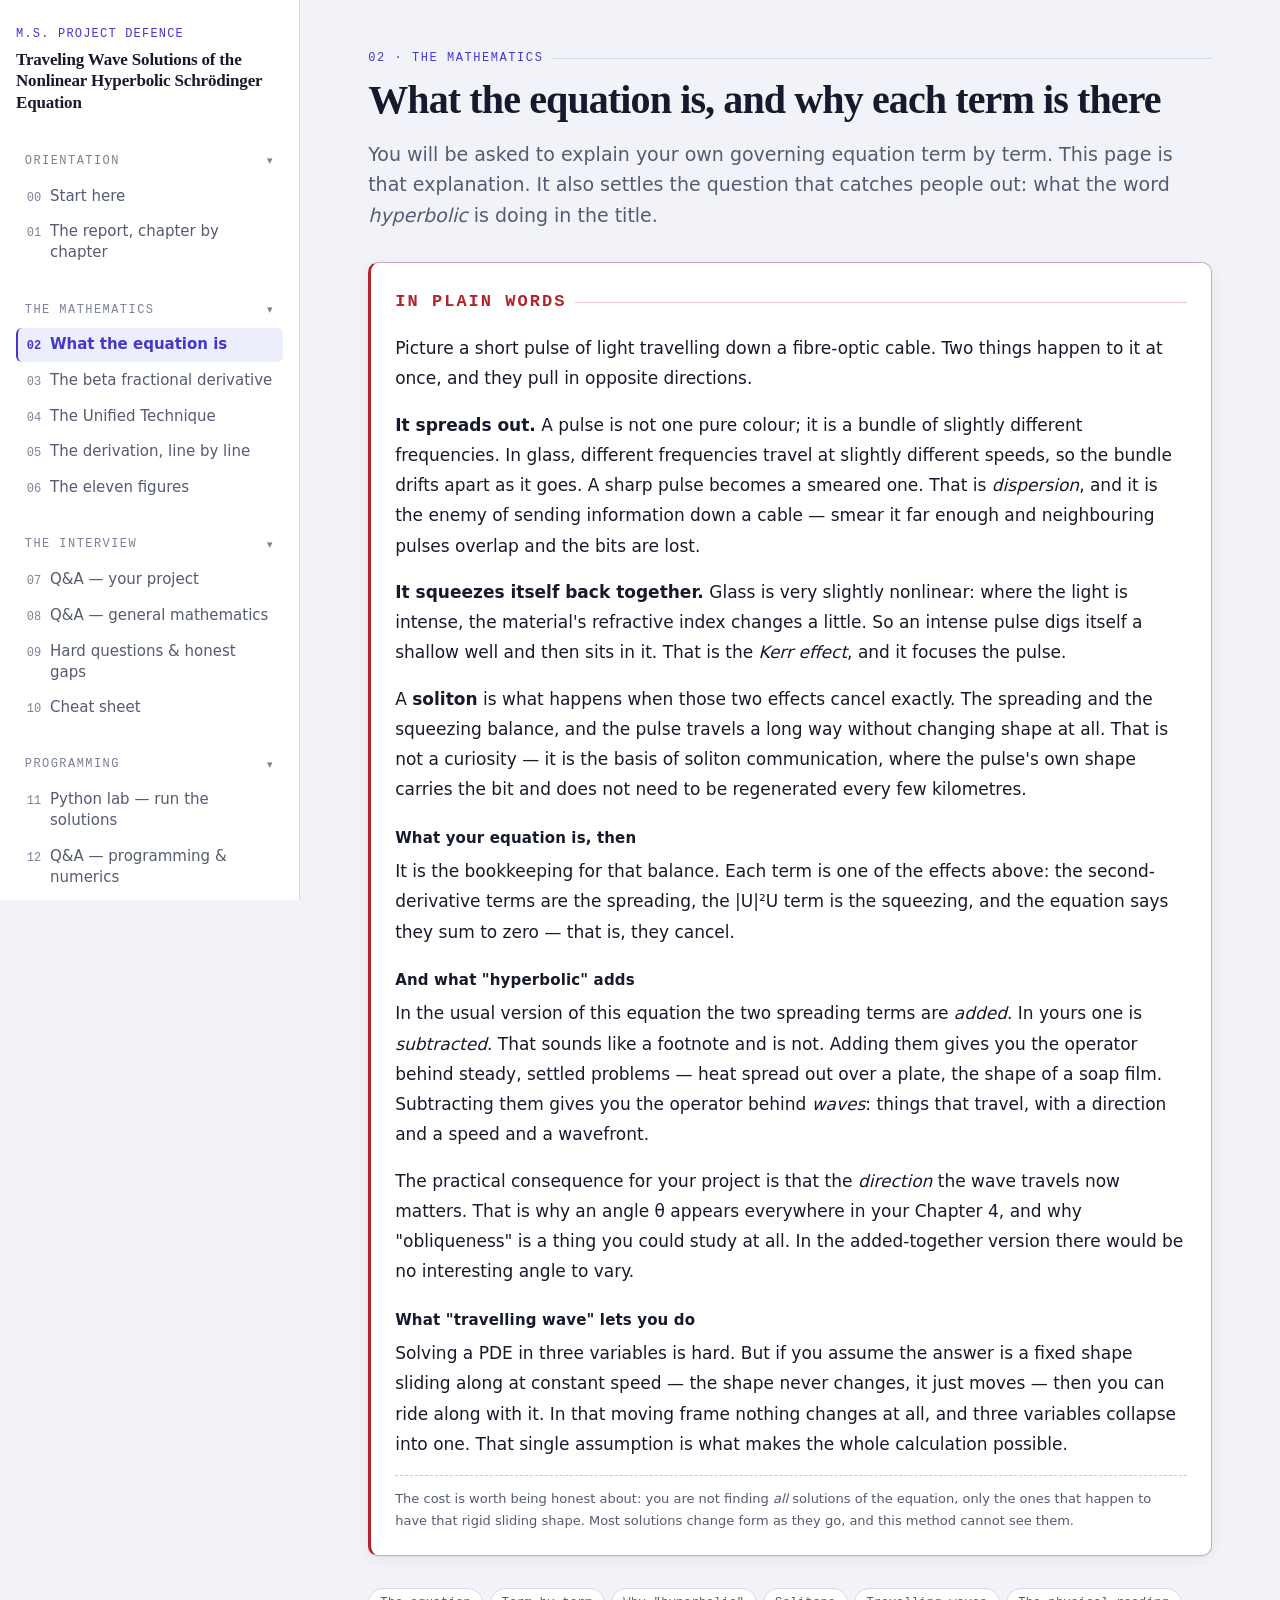
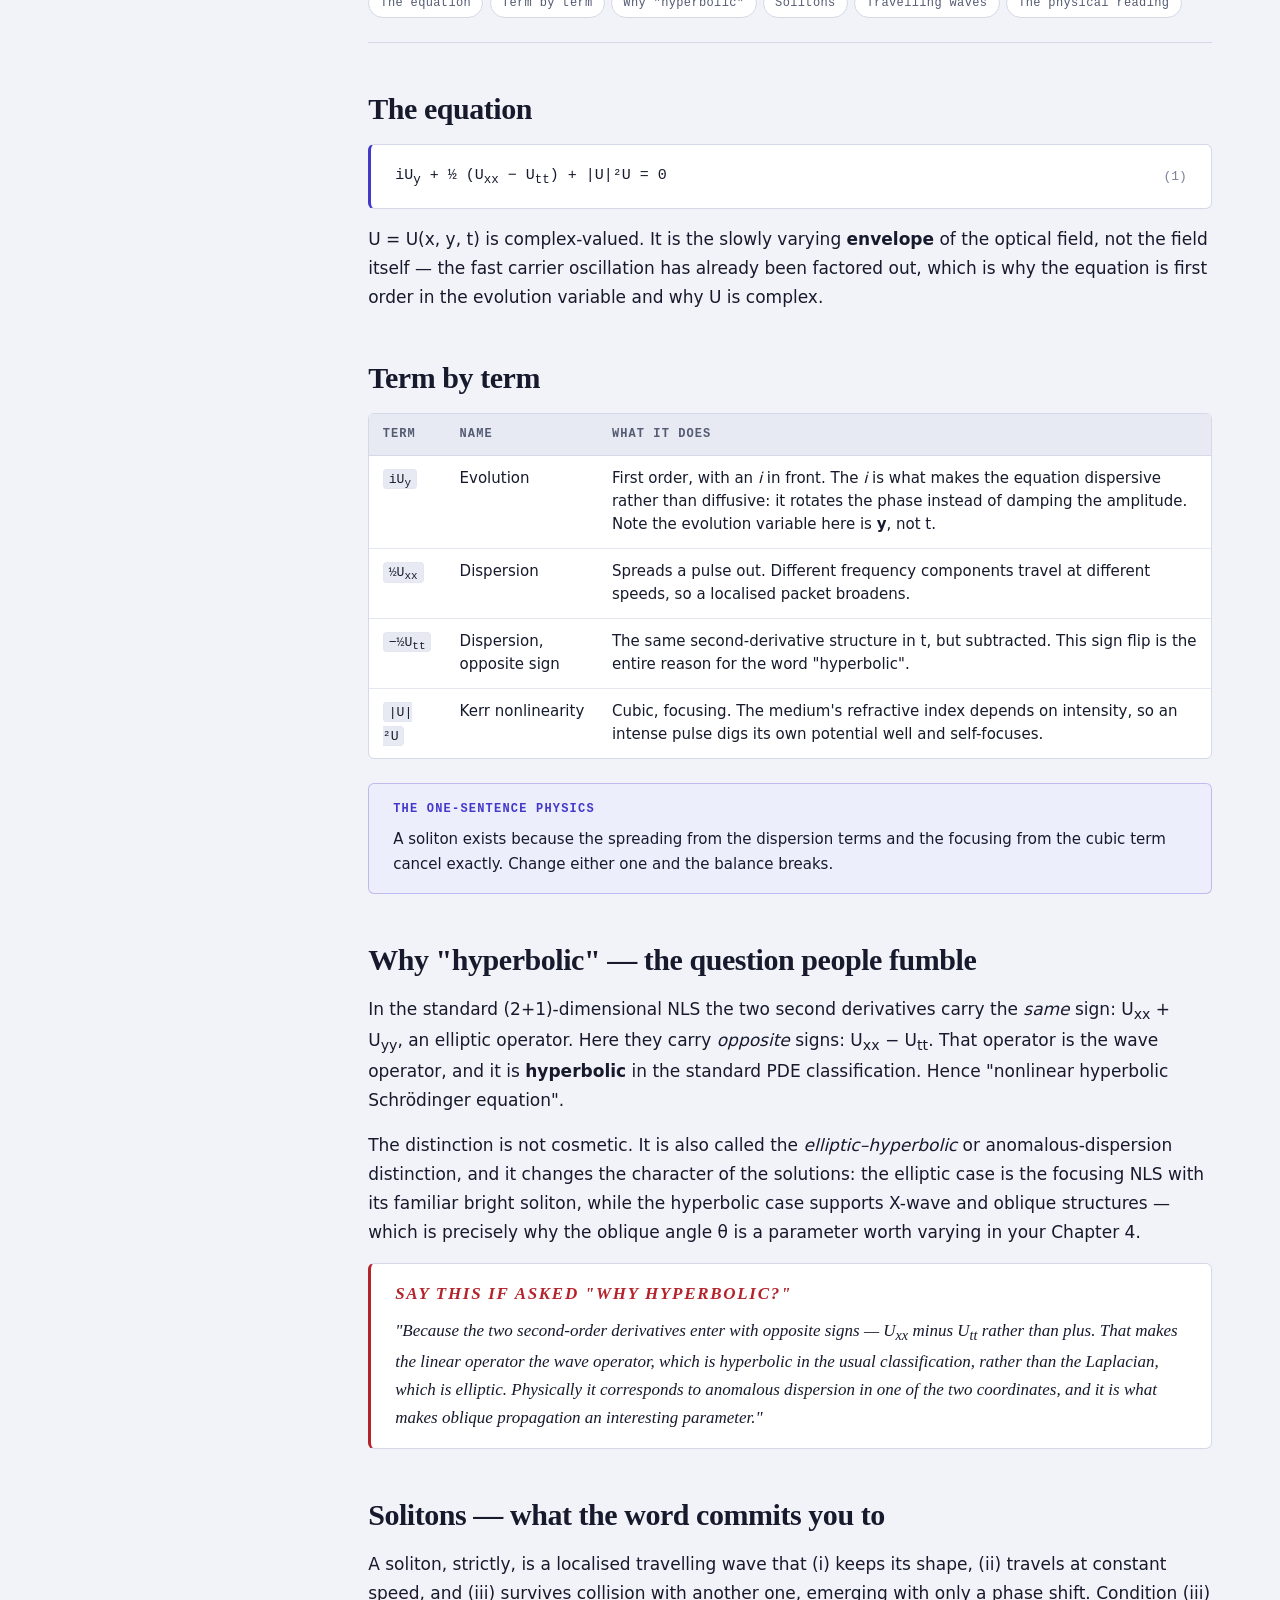
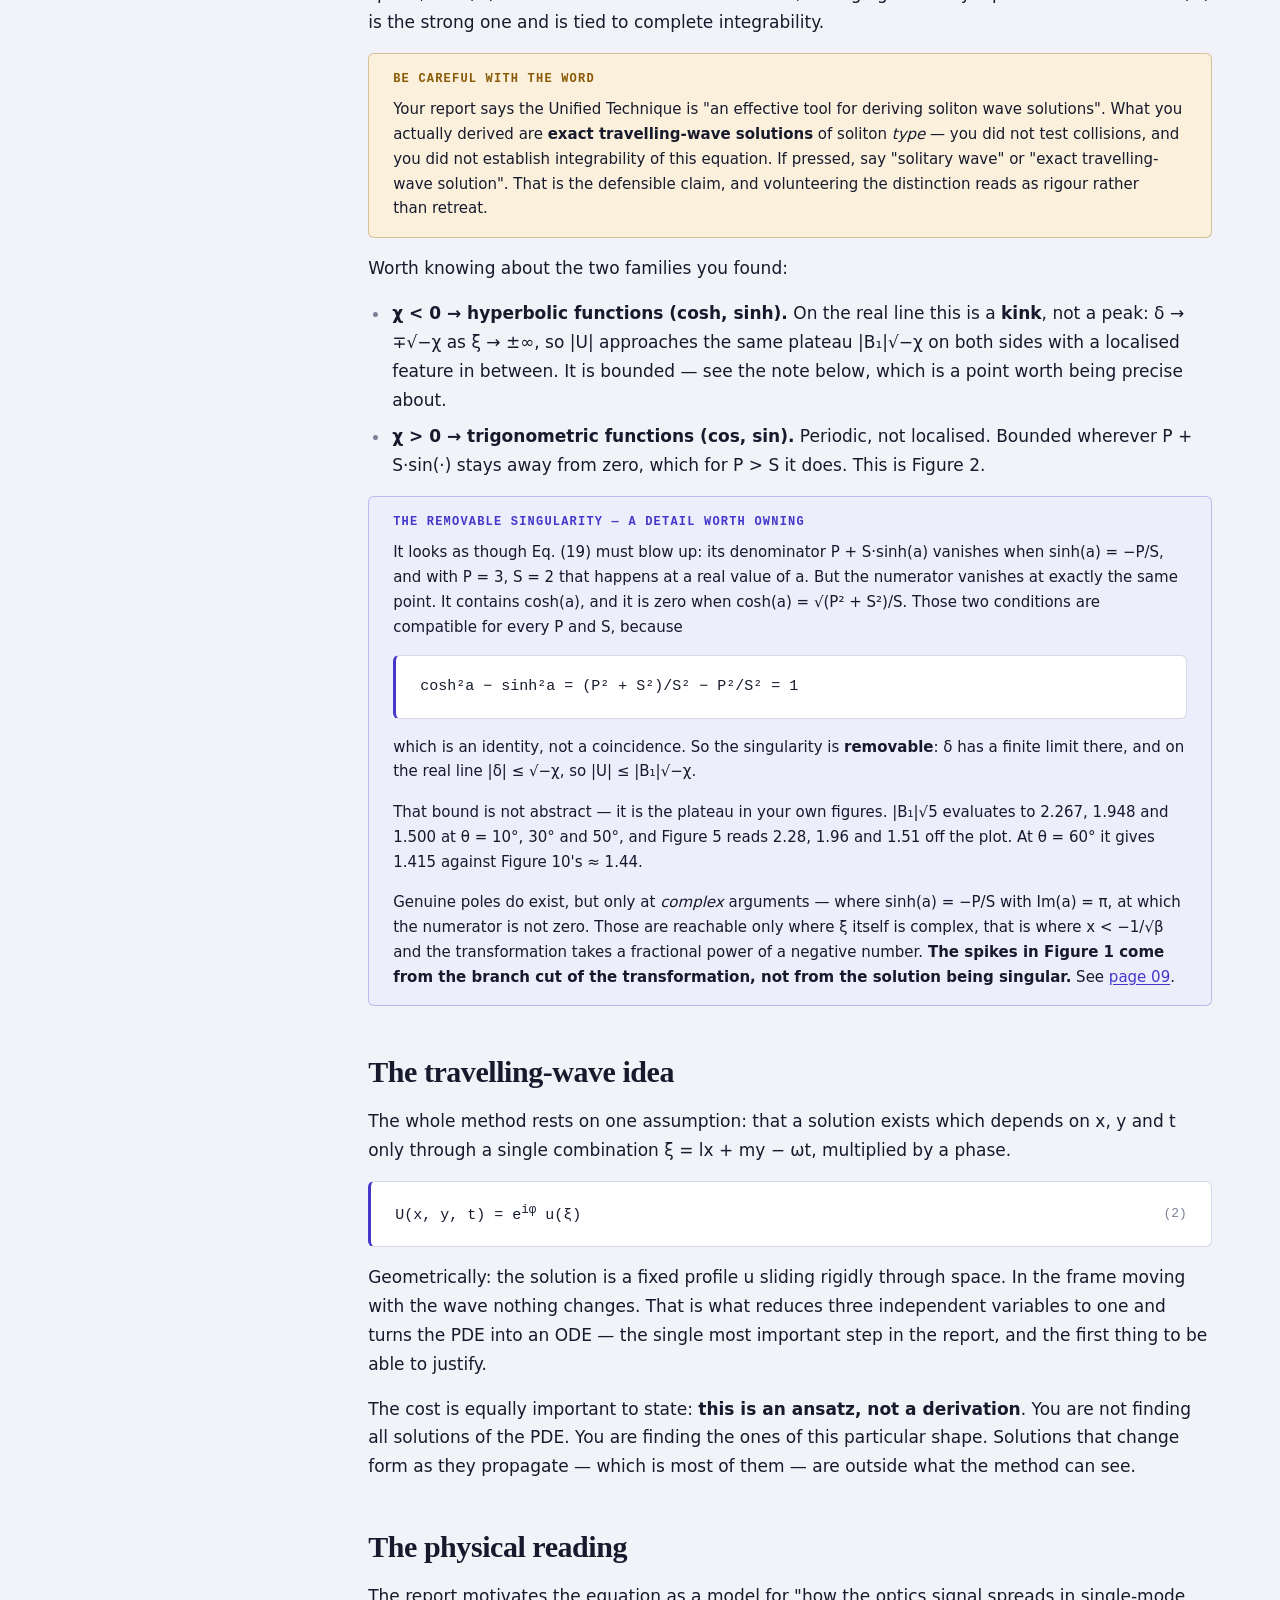
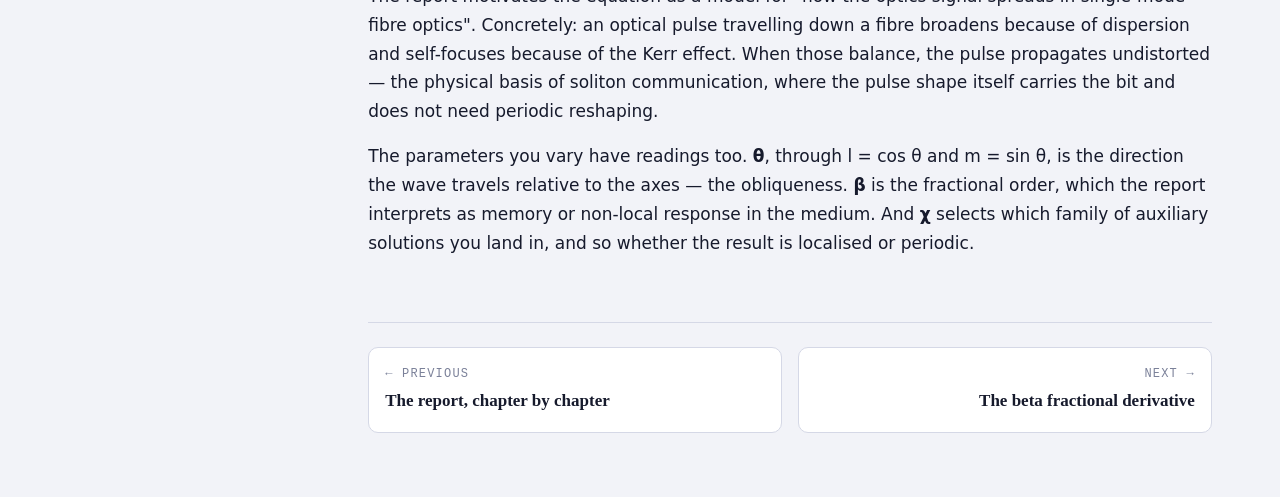
<file: theory.html>
<!doctype html>
<html lang="en">
<head>
<meta charset="utf-8">
<meta name="viewport" content="width=device-width, initial-scale=1">
<title>What the equation is — NLHSE project defence</title>
<script>/* applied before first paint so the layout never jumps */
try{var d=document.documentElement,s=localStorage,t=s.getItem("nlhse.theme");
if(t==="dark"||t==="light")d.setAttribute("data-theme",t);
if(s.getItem("nlhse.nav")==="collapsed")d.setAttribute("data-nav","collapsed");}catch(e){}</script>
<link rel="stylesheet" href="assets/style.css">
</head>
<body data-page="theory">
<a class="skip" href="#main">Skip to content</a>

<div class="topbar">
  <button class="btn btn-icon" type="button" data-menu aria-expanded="false" aria-label="Open navigation">☰</button>
  <span class="topbar-title">What the equation is</span>
  <button class="btn" type="button" data-theme-toggle></button>
</div>

<div class="shell">
  <aside class="sidebar"></aside>

  <main class="main" id="main">
    <div class="col">

      <p class="eyebrow">02 · The mathematics</p>
      <h1>What the equation is, and why each term is there</h1>
      <p class="lede">
        You will be asked to explain your own governing equation term by term. This page is
        that explanation. It also settles the question that catches people out: what the word
        <em>hyperbolic</em> is doing in the title.
      </p>

      <section class="plain">
        <p class="plain-label">In plain words</p>
        <p>
          Picture a short pulse of light travelling down a fibre-optic cable. Two things happen
          to it at once, and they pull in opposite directions.
        </p>
        <p>
          <strong>It spreads out.</strong> A pulse is not one pure colour; it is a bundle of
          slightly different frequencies. In glass, different frequencies travel at slightly
          different speeds, so the bundle drifts apart as it goes. A sharp pulse becomes a
          smeared one. That is <em>dispersion</em>, and it is the enemy of sending information
          down a cable — smear it far enough and neighbouring pulses overlap and the bits are
          lost.
        </p>
        <p>
          <strong>It squeezes itself back together.</strong> Glass is very slightly nonlinear:
          where the light is intense, the material's refractive index changes a little. So an
          intense pulse digs itself a shallow well and then sits in it. That is the
          <em>Kerr effect</em>, and it focuses the pulse.
        </p>
        <p>
          A <strong>soliton</strong> is what happens when those two effects cancel exactly. The
          spreading and the squeezing balance, and the pulse travels a long way without changing
          shape at all. That is not a curiosity — it is the basis of soliton communication,
          where the pulse's own shape carries the bit and does not need to be regenerated every
          few kilometres.
        </p>

        <h3>What your equation is, then</h3>
        <p>
          It is the bookkeeping for that balance. Each term is one of the effects above:
          the second-derivative terms are the spreading, the |U|²U term is the squeezing, and
          the equation says they sum to zero — that is, they cancel.
        </p>

        <h3>And what "hyperbolic" adds</h3>
        <p>
          In the usual version of this equation the two spreading terms are <em>added</em>. In
          yours one is <em>subtracted</em>. That sounds like a footnote and is not. Adding them
          gives you the operator behind steady, settled problems — heat spread out over a plate,
          the shape of a soap film. Subtracting them gives you the operator behind
          <em>waves</em>: things that travel, with a direction and a speed and a wavefront.
        </p>
        <p>
          The practical consequence for your project is that the <em>direction</em> the wave
          travels now matters. That is why an angle θ appears everywhere in your Chapter 4, and
          why "obliqueness" is a thing you could study at all. In the added-together version
          there would be no interesting angle to vary.
        </p>

        <h3>What "travelling wave" lets you do</h3>
        <p>
          Solving a PDE in three variables is hard. But if you assume the answer is a fixed
          shape sliding along at constant speed — the shape never changes, it just moves — then
          you can ride along with it. In that moving frame nothing changes at all, and three
          variables collapse into one. That single assumption is what makes the whole
          calculation possible.
        </p>
        <p class="aside">
          The cost is worth being honest about: you are not finding <em>all</em> solutions of
          the equation, only the ones that happen to have that rigid sliding shape. Most
          solutions change form as they go, and this method cannot see them.
        </p>
      </section>

      <nav class="jump">
        <a href="#eq">The equation</a>
        <a href="#terms">Term by term</a>
        <a href="#hyperbolic">Why "hyperbolic"</a>
        <a href="#solitons">Solitons</a>
        <a href="#travelling">Travelling waves</a>
        <a href="#physics">The physical reading</a>
      </nav>

      <h2 id="eq">The equation</h2>
      <div class="eq">
        <div>iU<sub>y</sub> + ½ (U<sub>xx</sub> − U<sub>tt</sub>) + |U|²U = 0</div>
        <span class="num">(1)</span>
      </div>
      <p>
        U = U(x, y, t) is complex-valued. It is the slowly varying <strong>envelope</strong> of
        the optical field, not the field itself — the fast carrier oscillation has already been
        factored out, which is why the equation is first order in the evolution variable and
        why U is complex.
      </p>

      <h2 id="terms">Term by term</h2>
      <div class="tw">
        <table>
          <thead><tr><th>Term</th><th>Name</th><th>What it does</th></tr></thead>
          <tbody>
            <tr>
              <td><code>iU<sub>y</sub></code></td>
              <td>Evolution</td>
              <td>First order, with an <em>i</em> in front. The <em>i</em> is what makes the equation
                  dispersive rather than diffusive: it rotates the phase instead of damping the
                  amplitude. Note the evolution variable here is <strong>y</strong>, not t.</td>
            </tr>
            <tr>
              <td><code>½U<sub>xx</sub></code></td>
              <td>Dispersion</td>
              <td>Spreads a pulse out. Different frequency components travel at different speeds,
                  so a localised packet broadens.</td>
            </tr>
            <tr>
              <td><code>−½U<sub>tt</sub></code></td>
              <td>Dispersion, opposite sign</td>
              <td>The same second-derivative structure in t, but subtracted. This sign flip is
                  the entire reason for the word "hyperbolic".</td>
            </tr>
            <tr>
              <td><code>|U|²U</code></td>
              <td>Kerr nonlinearity</td>
              <td>Cubic, focusing. The medium's refractive index depends on intensity, so an
                  intense pulse digs its own potential well and self-focuses.</td>
            </tr>
          </tbody>
        </table>
      </div>

      <div class="note good">
        <p class="note-title">The one-sentence physics</p>
        <p>
          A soliton exists because the spreading from the dispersion terms and the focusing
          from the cubic term cancel exactly. Change either one and the balance breaks.
        </p>
      </div>

      <h2 id="hyperbolic">Why "hyperbolic" — the question people fumble</h2>
      <p>
        In the standard (2+1)-dimensional NLS the two second derivatives carry the
        <em>same</em> sign: U<sub>xx</sub> + U<sub>yy</sub>, an elliptic operator. Here they
        carry <em>opposite</em> signs: U<sub>xx</sub> − U<sub>tt</sub>. That operator is the
        wave operator, and it is <strong>hyperbolic</strong> in the standard PDE classification.
        Hence "nonlinear hyperbolic Schrödinger equation".
      </p>
      <p>
        The distinction is not cosmetic. It is also called the <em>elliptic–hyperbolic</em> or
        anomalous-dispersion distinction, and it changes the character of the solutions: the
        elliptic case is the focusing NLS with its familiar bright soliton, while the
        hyperbolic case supports X-wave and oblique structures — which is precisely why the
        oblique angle θ is a parameter worth varying in your Chapter 4.
      </p>

      <div class="say">
        <p class="say-label">Say this if asked "why hyperbolic?"</p>
        <p>
          "Because the two second-order derivatives enter with opposite signs — U<sub>xx</sub>
          minus U<sub>tt</sub> rather than plus. That makes the linear operator the wave
          operator, which is hyperbolic in the usual classification, rather than the Laplacian,
          which is elliptic. Physically it corresponds to anomalous dispersion in one of the two
          coordinates, and it is what makes oblique propagation an interesting parameter."
        </p>
      </div>

      <h2 id="solitons">Solitons — what the word commits you to</h2>
      <p>
        A soliton, strictly, is a localised travelling wave that (i) keeps its shape, (ii)
        travels at constant speed, and (iii) survives collision with another one, emerging
        with only a phase shift. Condition (iii) is the strong one and is tied to complete
        integrability.
      </p>
      <div class="note warn">
        <p class="note-title">Be careful with the word</p>
        <p>
          Your report says the Unified Technique is "an effective tool for deriving soliton
          wave solutions". What you actually derived are <strong>exact travelling-wave
          solutions</strong> of soliton <em>type</em> — you did not test collisions, and you did
          not establish integrability of this equation. If pressed, say "solitary wave" or
          "exact travelling-wave solution". That is the defensible claim, and volunteering the
          distinction reads as rigour rather than retreat.
        </p>
      </div>
      <p>
        Worth knowing about the two families you found:
      </p>
      <ul>
        <li>
          <strong>χ &lt; 0 → hyperbolic functions (cosh, sinh).</strong> On the real line this
          is a <strong>kink</strong>, not a peak: δ → ∓√−χ as ξ → ±∞, so |U| approaches the
          same plateau |B₁|√−χ on both sides with a localised feature in between. It is
          bounded — see the note below, which is a point worth being precise about.
        </li>
        <li>
          <strong>χ &gt; 0 → trigonometric functions (cos, sin).</strong> Periodic, not
          localised. Bounded wherever P + S·sin(·) stays away from zero, which for P &gt; S
          it does. This is Figure 2.
        </li>
      </ul>

      <div class="note good">
        <p class="note-title">The removable singularity — a detail worth owning</p>
        <p>
          It looks as though Eq. (19) must blow up: its denominator P + S·sinh(a) vanishes when
          sinh(a) = −P/S, and with P = 3, S = 2 that happens at a real value of a. But the
          numerator vanishes at exactly the same point. It contains cosh(a), and it is zero when
          cosh(a) = √(P² + S²)/S. Those two conditions are compatible for every P and S, because
        </p>
        <div class="eq"><div>cosh²a − sinh²a = (P² + S²)/S² − P²/S² = 1</div></div>
        <p>
          which is an identity, not a coincidence. So the singularity is <strong>removable</strong>:
          δ has a finite limit there, and on the real line |δ| ≤ √−χ, so |U| ≤ |B₁|√−χ.
        </p>
        <p>
          That bound is not abstract — it is the plateau in your own figures. |B₁|√5 evaluates
          to 2.267, 1.948 and 1.500 at θ = 10°, 30° and 50°, and Figure 5 reads 2.28, 1.96 and
          1.51 off the plot. At θ = 60° it gives 1.415 against Figure 10's ≈ 1.44.
        </p>
        <p>
          Genuine poles do exist, but only at <em>complex</em> arguments — where sinh(a) = −P/S
          with Im(a) = π, at which the numerator is not zero. Those are reachable only where ξ
          itself is complex, that is where x &lt; −1/√β and the transformation takes a fractional
          power of a negative number. <strong>The spikes in Figure 1 come from the branch cut of
          the transformation, not from the solution being singular.</strong> See
          <a href="qa-weakspots.html#w07">page 09</a>.
        </p>
      </div>

      <h2 id="travelling">The travelling-wave idea</h2>
      <p>
        The whole method rests on one assumption: that a solution exists which depends on x,
        y and t only through a single combination ξ = lx + my − ωt, multiplied by a phase.
      </p>
      <div class="eq">
        <div>U(x, y, t) = e<sup>iφ</sup> u(ξ)</div>
        <span class="num">(2)</span>
      </div>
      <p>
        Geometrically: the solution is a fixed profile u sliding rigidly through space. In the
        frame moving with the wave nothing changes. That is what reduces three independent
        variables to one and turns the PDE into an ODE — the single most important step in
        the report, and the first thing to be able to justify.
      </p>
      <p>
        The cost is equally important to state: <strong>this is an ansatz, not a derivation</strong>.
        You are not finding all solutions of the PDE. You are finding the ones of this
        particular shape. Solutions that change form as they propagate — which is most of them —
        are outside what the method can see.
      </p>

      <h2 id="physics">The physical reading</h2>
      <p>
        The report motivates the equation as a model for "how the optics signal spreads in
        single-mode fibre optics". Concretely: an optical pulse travelling down a fibre
        broadens because of dispersion and self-focuses because of the Kerr effect. When
        those balance, the pulse propagates undistorted — the physical basis of soliton
        communication, where the pulse shape itself carries the bit and does not need
        periodic reshaping.
      </p>
      <p>
        The parameters you vary have readings too. <strong>θ</strong>, through l = cos θ and
        m = sin θ, is the direction the wave travels relative to the axes — the obliqueness.
        <strong>β</strong> is the fractional order, which the report interprets as memory or
        non-local response in the medium. And <strong>χ</strong> selects which family of
        auxiliary solutions you land in, and so whether the result is localised or periodic.
      </p>

      <nav data-pagenav></nav>
    </div>
  </main>
</div>

<script src="assets/app.js"></script>
</body>
</html>
</file>
<file: assets/style.css>
/* ============================================================
   NLHSE — project defence & interview prep
   Fahad Bin Zahid · M.S. Mathematics, University of Chittagong

   Palette taken from the report's own Maple plots: the indigo
   surface of Fig 3 and the red soliton of Fig 1, on cool paper.
   ============================================================ */

:root {
  /* neutrals — blue-biased, never pure grey */
  --bg:          #F2F3F8;
  --surface:     #FFFFFF;
  --surface-2:   #E8EAF3;
  --text:        #161A2C;
  --text-dim:    #545B72;
  --text-faint:  #7B8199;
  --border:      #D5D8E6;
  --border-soft: #E4E7F1;

  /* accents — the two solution branches */
  --accent:       #4338CA;   /* U_tau branch / indigo */
  --accent-soft:  #EDEEFC;
  --accent-2:     #B4232B;   /* U_upsilon branch / red */
  --accent-2-soft:#FBEBEC;

  /* semantic */
  --warn:        #8A5A06;
  --warn-soft:   #FAF0DC;
  --risk:        #A32A2A;
  --risk-soft:   #FAE9E9;

  --shadow: 0 1px 2px rgba(22,26,44,.05), 0 4px 16px rgba(22,26,44,.05);
  --shadow-lg: 0 2px 6px rgba(22,26,44,.07), 0 12px 40px rgba(22,26,44,.09);

  --sans: "IBM Plex Sans", ui-sans-serif, system-ui, -apple-system, "Segoe UI", sans-serif;
  --serif: "IBM Plex Serif", ui-serif, Georgia, "Times New Roman", serif;
  --mono: "IBM Plex Mono", ui-monospace, "SF Mono", "Cascadia Mono", Consolas, monospace;

  --fs-xs:   .75rem;
  --fs-sm:   .8125rem;
  --fs-ms:   .9375rem;
  --fs-base: 1.0625rem;
  --fs-lg:   1.1875rem;
  --fs-xl:   1.4375rem;
  --fs-2xl:  1.875rem;
  --fs-3xl:  2.5rem;

  --sp-1: .25rem; --sp-2: .5rem;  --sp-3: .75rem; --sp-4: 1rem;
  --sp-5: 1.5rem; --sp-6: 2rem;   --sp-7: 3rem;   --sp-8: 4rem;

  --radius: 10px;
  --radius-sm: 6px;
  --sidebar-w: 300px;
}

@media (prefers-color-scheme: dark) {
  :root {
    --bg:          #0B0E18;
    --surface:     #141827;
    --surface-2:   #1C2133;
    --text:        #E5E8F2;
    --text-dim:    #9AA1BA;
    --text-faint:  #737A94;
    --border:      #272D42;
    --border-soft: #1F2436;

    --accent:       #A5B4FC;
    --accent-soft:  #1E1F47;
    --accent-2:     #F2999D;
    --accent-2-soft:#3A1A1D;

    --warn:        #DFA65B;
    --warn-soft:   #2C2212;
    --risk:        #E8807E;
    --risk-soft:   #331A1A;

    --shadow: 0 1px 2px rgba(0,0,0,.4), 0 4px 16px rgba(0,0,0,.3);
    --shadow-lg: 0 2px 6px rgba(0,0,0,.45), 0 12px 40px rgba(0,0,0,.4);
  }
}

/* explicit toggle must beat the media query in BOTH directions */
:root[data-theme="dark"] {
  --bg:#0B0E18; --surface:#141827; --surface-2:#1C2133;
  --text:#E5E8F2; --text-dim:#9AA1BA; --text-faint:#737A94;
  --border:#272D42; --border-soft:#1F2436;
  --accent:#A5B4FC; --accent-soft:#1E1F47;
  --accent-2:#F2999D; --accent-2-soft:#3A1A1D;
  --warn:#DFA65B; --warn-soft:#2C2212;
  --risk:#E8807E; --risk-soft:#331A1A;
  --shadow: 0 1px 2px rgba(0,0,0,.4), 0 4px 16px rgba(0,0,0,.3);
  --shadow-lg: 0 2px 6px rgba(0,0,0,.45), 0 12px 40px rgba(0,0,0,.4);
}
:root[data-theme="light"] {
  --bg:#F2F3F8; --surface:#FFFFFF; --surface-2:#E8EAF3;
  --text:#161A2C; --text-dim:#545B72; --text-faint:#7B8199;
  --border:#D5D8E6; --border-soft:#E4E7F1;
  --accent:#4338CA; --accent-soft:#EDEEFC;
  --accent-2:#B4232B; --accent-2-soft:#FBEBEC;
  --warn:#8A5A06; --warn-soft:#FAF0DC;
  --risk:#A32A2A; --risk-soft:#FAE9E9;
  --shadow: 0 1px 2px rgba(22,26,44,.05), 0 4px 16px rgba(22,26,44,.05);
  --shadow-lg: 0 2px 6px rgba(22,26,44,.07), 0 12px 40px rgba(22,26,44,.09);
}

*, *::before, *::after { box-sizing: border-box; }

html { -webkit-text-size-adjust: 100%; scroll-behavior: smooth; scroll-padding-top: 1.5rem; }
@media (prefers-reduced-motion: reduce) {
  html { scroll-behavior: auto; }
  *, *::before, *::after { animation-duration:.01ms !important; transition-duration:.01ms !important; }
}

body {
  margin: 0;
  background: var(--bg);
  color: var(--text);
  font-family: var(--sans);
  font-size: var(--fs-base);
  line-height: 1.7;
  -webkit-font-smoothing: antialiased;
}

/* ---------- skip link ---------- */
.skip {
  position: absolute; left: -9999px; top: 0; z-index: 200;
  background: var(--accent); color: var(--surface); padding: .6rem 1rem;
  border-radius: 0 0 var(--radius-sm) 0; font-size: var(--fs-sm); font-weight: 600;
}
.skip:focus { left: 0; }

/* ---------- shell ---------- */
.shell { display: grid; grid-template-columns: var(--sidebar-w) minmax(0,1fr); min-height: 100vh; }
@media (max-width: 1023px) { .shell { grid-template-columns: 1fr; } }

/* ---------- sidebar ---------- */
.sidebar {
  background: var(--surface);
  border-right: 1px solid var(--border);
  position: sticky; top: 0; height: 100vh; overflow-y: auto;
  padding: var(--sp-5) var(--sp-4) var(--sp-6);
  display: flex; flex-direction: column; gap: var(--sp-4);
}
.brand { display: flex; flex-direction: column; gap: .3rem; text-decoration: none; color: inherit; margin-bottom: var(--sp-2); }
.brand-sub {
  font-family: var(--mono); font-size: var(--fs-xs); color: var(--accent);
  text-transform: uppercase; letter-spacing: .1em;
}
.brand-name { font-family: var(--serif); font-weight: 700; font-size: 1.0625rem; letter-spacing: -.01em; line-height: 1.25; }

.navgroup { display: flex; flex-direction: column; gap: .12rem; }
.navlabel {
  font-family: var(--mono); font-size: var(--fs-xs); color: var(--text-faint);
  text-transform: uppercase; letter-spacing: .12em; padding: .3rem .55rem; margin: var(--sp-3) 0 .3rem;
  background: none; border: 0; text-align: left; cursor: pointer; width: 100%;
  display: flex; align-items: center; justify-content: space-between; gap: .5rem;
}
.navlabel .fold { transition: transform .15s ease; font-size: .9em; }
.navgroup.is-folded .navlabel .fold { transform: rotate(-90deg); }
.navgroup.is-folded .navlink { display: none; }
.navlink {
  display: flex; align-items: baseline; gap: .55rem;
  padding: .4rem .55rem; border-radius: var(--radius-sm);
  color: var(--text-dim); text-decoration: none; font-size: var(--fs-ms); line-height: 1.4;
  border-left: 2px solid transparent; transition: background .12s, color .12s;
}
.navlink:hover { background: var(--surface-2); color: var(--text); }
.navlink .n { font-family: var(--mono); font-size: var(--fs-xs); color: var(--text-faint); flex: none; }
.navlink[aria-current="page"] {
  background: var(--accent-soft); color: var(--accent);
  font-weight: 600; border-left-color: var(--accent);
}
.navlink[aria-current="page"] .n { color: var(--accent); }

.sidebar-foot {
  margin-top: auto; padding-top: var(--sp-4); border-top: 1px solid var(--border-soft);
  display: flex; flex-wrap: wrap; gap: .4rem;
}

/* ---------- collapsing the whole rail (desktop only) ----------
   On narrow screens the sidebar is already a drawer, so the collapse
   rules must not apply there or the drawer would be display:none. */
/* .btn also sets display, at equal specificity and later in the file, so these
   rules are written as .btn.navshow to win regardless of source order. */
.btn.navshow {
  display: none;
  position: fixed; left: 1rem; bottom: 1rem; z-index: 70;
  box-shadow: var(--shadow-lg); background: var(--surface);
}
@media (min-width: 1024px) {
  :root[data-nav="collapsed"] .shell { grid-template-columns: minmax(0, 1fr); }
  :root[data-nav="collapsed"] .sidebar { display: none; }
  :root[data-nav="collapsed"] .btn.navshow { display: inline-flex; }
}

/* ---------- mobile topbar ---------- */
.topbar {
  display: none; position: sticky; top: 0; z-index: 50;
  background: var(--surface); border-bottom: 1px solid var(--border);
  padding: .7rem 1rem; align-items: center; justify-content: space-between; gap: 1rem;
}
.topbar-title { font-family: var(--serif); font-weight: 600; font-size: var(--fs-ms); }
@media (max-width: 1023px) {
  .topbar { display: flex; }
  .sidebar {
    position: fixed; inset: 0 auto 0 0; width: min(88vw, 320px); z-index: 60;
    transform: translateX(-100%); transition: transform .22s ease; box-shadow: var(--shadow-lg);
  }
  .sidebar.open { transform: none; }
  .scrim { position: fixed; inset: 0; background: rgba(8,10,18,.5); z-index: 55; }
}

/* ---------- buttons ---------- */
.btn {
  font-family: var(--sans); font-size: var(--fs-sm); font-weight: 600;
  color: var(--text-dim); background: var(--surface); border: 1px solid var(--border);
  border-radius: var(--radius-sm); padding: .4rem .7rem; cursor: pointer;
  display: inline-flex; align-items: center; gap: .4rem; line-height: 1.3;
  transition: background .12s, color .12s, border-color .12s;
}
.btn:hover { background: var(--surface-2); color: var(--text); }
.btn[aria-pressed="true"] { background: var(--accent); border-color: var(--accent); color: var(--surface); }
.btn:disabled { opacity: .55; cursor: progress; }

:where(a, button, input, textarea, select, summary, [tabindex]):focus-visible {
  outline: 2px solid var(--accent); outline-offset: 2px; border-radius: 3px;
}

/* ---------- main ---------- */
.main { padding: var(--sp-7) var(--sp-6) var(--sp-8); display: flex; justify-content: center; }
@media (max-width: 1023px) { .main { padding: var(--sp-5) var(--sp-4) var(--sp-8); } }
.col { width: 100%; max-width: 78ch; }
.col-wide { max-width: 100ch; }

/* ---------- page head ---------- */
.eyebrow {
  font-family: var(--mono); font-size: var(--fs-xs); color: var(--accent);
  text-transform: uppercase; letter-spacing: .13em; margin: 0 0 .6rem;
  display: flex; align-items: center; gap: .55rem;
}
.eyebrow::after { content: ""; flex: 1; height: 1px; background: var(--border); }

h1 {
  font-family: var(--serif); font-weight: 700; font-size: var(--fs-3xl);
  line-height: 1.12; letter-spacing: -.022em; margin: 0 0 var(--sp-4);
  text-wrap: balance;
}
@media (max-width: 640px) { h1 { font-size: 2rem; } }

.lede { font-size: var(--fs-lg); line-height: 1.6; color: var(--text-dim); margin: 0 0 var(--sp-6); text-wrap: pretty; }

h2 {
  font-family: var(--serif); font-weight: 600; font-size: var(--fs-2xl);
  line-height: 1.22; letter-spacing: -.015em; margin: var(--sp-7) 0 var(--sp-4);
  text-wrap: balance; scroll-margin-top: 1.5rem;
}
h3 {
  font-family: var(--serif); font-weight: 600; font-size: var(--fs-xl);
  line-height: 1.3; margin: var(--sp-6) 0 var(--sp-3); text-wrap: balance;
  scroll-margin-top: 1.5rem;
}
h4 {
  font-family: var(--sans); font-weight: 700; font-size: var(--fs-base);
  margin: var(--sp-5) 0 var(--sp-2); letter-spacing: -.005em;
}
p { margin: 0 0 var(--sp-4); text-wrap: pretty; }

a { color: var(--accent); text-underline-offset: 2px; text-decoration-thickness: 1px; }
a:hover { text-decoration-thickness: 2px; }

strong { font-weight: 600; color: var(--text); }

ul, ol { margin: 0 0 var(--sp-4); padding-left: 1.35rem; display: flex; flex-direction: column; gap: .45rem; }
li { padding-left: .15rem; }
li::marker { color: var(--text-faint); }
ol li::marker { font-family: var(--mono); font-size: .9em; }

hr { border: 0; border-top: 1px solid var(--border); margin: var(--sp-7) 0; }

code {
  font-family: var(--mono); font-size: .875em;
  background: var(--surface-2); padding: .12em .38em; border-radius: 4px;
  border: 1px solid var(--border-soft);
}

/* ---------- equation block ---------- */
.eq {
  font-family: var(--mono); font-size: var(--fs-ms); line-height: 1.95;
  background: var(--surface); border: 1px solid var(--border);
  border-left: 3px solid var(--accent);
  border-radius: var(--radius-sm); padding: var(--sp-4) var(--sp-5);
  margin: 0 0 var(--sp-4); overflow-x: auto;
  display: flex; justify-content: space-between; align-items: center; gap: var(--sp-5);
}
.eq > div:first-child { white-space: pre; }
.eq .num { font-size: var(--fs-sm); color: var(--text-faint); flex: none; }
.eq.eq-2 { border-left-color: var(--accent-2); }
.eq.plain { display: block; }
.eq-note { font-size: var(--fs-sm); color: var(--text-dim); margin: -.6rem 0 var(--sp-4); padding-left: .2rem; }

/* ---------- callouts ---------- */
.note {
  border-radius: var(--radius-sm); padding: var(--sp-4) var(--sp-5);
  margin: 0 0 var(--sp-4); border: 1px solid var(--border);
  background: var(--surface); font-size: var(--fs-ms); line-height: 1.65;
}
.note > :last-child { margin-bottom: 0; }
.note-title {
  font-family: var(--mono); font-size: var(--fs-xs); text-transform: uppercase;
  letter-spacing: .1em; margin: 0 0 .5rem; font-weight: 600;
}
.note.good  { background: var(--accent-soft);  border-color: color-mix(in srgb, var(--accent) 28%, transparent); }
.note.good .note-title { color: var(--accent); }
.note.info  { background: var(--accent-2-soft); border-color: color-mix(in srgb, var(--accent-2) 28%, transparent); }
.note.info .note-title { color: var(--accent-2); }
.note.warn  { background: var(--warn-soft); border-color: color-mix(in srgb, var(--warn) 32%, transparent); }
.note.warn .note-title { color: var(--warn); }
.note.risk  { background: var(--risk-soft); border-color: color-mix(in srgb, var(--risk) 32%, transparent); }
.note.risk .note-title { color: var(--risk); }

/* say-this box — verbatim lines to rehearse aloud */
.say {
  border: 1px solid var(--border); border-left: 3px solid var(--accent-2);
  background: var(--surface); border-radius: var(--radius-sm);
  padding: var(--sp-4) var(--sp-5); margin: 0 0 var(--sp-4);
}
.say-label {
  font-family: var(--mono); font-size: var(--fs-xs); text-transform: uppercase;
  letter-spacing: .1em; color: var(--accent-2); font-weight: 600; margin-bottom: .5rem;
}
.say p { font-family: var(--serif); font-size: var(--fs-base); line-height: 1.65; font-style: italic; margin-bottom: .6rem; }
.say p:last-child { margin-bottom: 0; }

/* ---------- "in plain words" ----------
   The read-this-first block at the top of every page: the same idea as the
   section below it, said without jargon. Deliberately warmer and wider-set
   than body text so the eye lands on it before the mathematics. */
.plain {
  background: var(--surface);
  border: 1px solid color-mix(in srgb, var(--accent-2) 26%, var(--border));
  border-left: 3px solid var(--accent-2);
  border-radius: var(--radius);
  padding: var(--sp-5);
  margin: 0 0 var(--sp-6);
  box-shadow: var(--shadow);
}
.plain-label {
  font-family: var(--mono); font-size: var(--fs-xs); font-weight: 600;
  text-transform: uppercase; letter-spacing: .12em; color: var(--accent-2);
  margin: 0 0 var(--sp-3); display: flex; align-items: center; gap: .55rem;
}
.plain-label::after { content: ""; flex: 1; height: 1px; background: color-mix(in srgb, var(--accent-2) 25%, transparent); }
.plain p { font-size: var(--fs-base); line-height: 1.78; margin-bottom: var(--sp-4); }
.plain > :last-child { margin-bottom: 0; }
.plain h3 {
  font-family: var(--sans); font-weight: 700; font-size: var(--fs-ms);
  letter-spacing: .01em; margin: var(--sp-5) 0 var(--sp-2); color: var(--text);
}
.plain ul, .plain ol { margin-bottom: var(--sp-4); }
.plain li { line-height: 1.7; }
.plain .aside {
  font-size: var(--fs-sm); color: var(--text-dim); line-height: 1.65;
  border-top: 1px dashed color-mix(in srgb, var(--accent-2) 30%, transparent);
  padding-top: var(--sp-3); margin-top: var(--sp-4);
}

/* ---------- cards & grids ---------- */
.card {
  background: var(--surface); border: 1px solid var(--border);
  border-radius: var(--radius); padding: var(--sp-5); box-shadow: var(--shadow);
}
.grid { display: grid; gap: var(--sp-4); margin-bottom: var(--sp-4); }
.grid-2 { grid-template-columns: repeat(auto-fit, minmax(250px, 1fr)); }
.grid-3 { grid-template-columns: repeat(auto-fit, minmax(190px, 1fr)); }

.stat { display: flex; flex-direction: column; gap: .2rem; }
.stat .k { font-family: var(--mono); font-size: var(--fs-xs); text-transform: uppercase; letter-spacing: .1em; color: var(--text-faint); }
.stat .v { font-family: var(--serif); font-size: var(--fs-lg); font-weight: 600; line-height: 1.3; }

/* ---------- tables ---------- */
.tw { overflow-x: auto; margin: 0 0 var(--sp-5); border: 1px solid var(--border); border-radius: var(--radius-sm); background: var(--surface); }
table { border-collapse: collapse; width: 100%; font-size: var(--fs-ms); }
th, td { text-align: left; padding: .7rem .85rem; border-bottom: 1px solid var(--border-soft); vertical-align: top; line-height: 1.55; }
th {
  font-family: var(--mono); font-size: var(--fs-xs); text-transform: uppercase;
  letter-spacing: .09em; color: var(--text-dim); font-weight: 600;
  background: var(--surface-2); border-bottom: 1px solid var(--border);
}
tbody tr:last-child td { border-bottom: 0; }
.num-col { font-variant-numeric: tabular-nums; }

/* ---------- Q&A ---------- */
.qa-toolbar {
  display: flex; flex-wrap: wrap; gap: var(--sp-3); align-items: center;
  padding: var(--sp-4); background: var(--surface); border: 1px solid var(--border);
  border-radius: var(--radius); margin-bottom: var(--sp-5); position: sticky; top: 0; z-index: 20;
  box-shadow: var(--shadow);
}
@media (max-width: 1023px) { .qa-toolbar { top: 56px; } }
.search {
  flex: 1 1 200px; min-width: 0;
  font-family: var(--sans); font-size: var(--fs-ms); color: var(--text);
  background: var(--bg); border: 1px solid var(--border);
  border-radius: var(--radius-sm); padding: .45rem .7rem;
}
.search::placeholder { color: var(--text-faint); }
.counter { font-family: var(--mono); font-size: var(--fs-xs); color: var(--text-faint); font-variant-numeric: tabular-nums; }

.qa {
  background: var(--surface); border: 1px solid var(--border);
  border-radius: var(--radius); margin-bottom: var(--sp-4);
  box-shadow: var(--shadow); overflow: hidden;
}
.qa[data-done="1"] { border-color: color-mix(in srgb, var(--accent) 45%, var(--border)); }
.qa-head {
  display: flex; gap: var(--sp-3); align-items: flex-start;
  padding: var(--sp-4) var(--sp-5); border-bottom: 1px solid var(--border-soft);
  background: linear-gradient(to bottom, var(--surface-2), var(--surface));
}
.qa-id {
  font-family: var(--mono); font-size: var(--fs-xs); font-weight: 600;
  color: var(--accent); background: var(--accent-soft);
  border: 1px solid color-mix(in srgb, var(--accent) 30%, transparent);
  border-radius: 4px; padding: .18rem .42rem; flex: none; margin-top: .22rem;
  letter-spacing: .04em;
}
.qa-q {
  font-family: var(--serif); font-weight: 600; font-size: var(--fs-lg);
  line-height: 1.4; margin: 0; flex: 1; letter-spacing: -.008em; text-wrap: pretty;
}
.qa-done { flex: none; margin-top: .3rem; width: 1.05rem; height: 1.05rem; accent-color: var(--accent); cursor: pointer; }
.qa-body { padding: var(--sp-4) var(--sp-5) var(--sp-5); }
.qa-body > :last-child { margin-bottom: 0; }
.qa-short {
  font-weight: 600; color: var(--text); margin-bottom: var(--sp-4);
  padding-left: .85rem; border-left: 3px solid var(--accent); line-height: 1.6;
}
.qa-tags { display: flex; flex-wrap: wrap; gap: .35rem; padding: 0 var(--sp-5) var(--sp-4); }
.tag {
  font-family: var(--mono); font-size: var(--fs-xs); letter-spacing: .04em;
  color: var(--text-dim); background: var(--surface-2);
  border: 1px solid var(--border-soft); border-radius: 999px; padding: .1rem .5rem;
}

body.quiz .qa-body { display: none; }
body.quiz .qa.revealed .qa-body { display: block; }
body.quiz .qa-head { cursor: pointer; }
body.quiz .qa-head::after {
  content: "reveal"; font-family: var(--mono); font-size: var(--fs-xs);
  color: var(--text-faint); flex: none; align-self: center; letter-spacing: .06em;
}
body.quiz .qa.revealed .qa-head::after { content: ""; }
.qa.hidden { display: none; }

.qa-sec > :first-child { margin-top: var(--sp-7); }
.qa-sec p { font-size: var(--fs-ms); color: var(--text-dim); }

/* ---------- steps ---------- */
.steps { list-style: none; padding: 0; margin: 0 0 var(--sp-5); display: flex; flex-direction: column; gap: var(--sp-5); counter-reset: s; }
.steps > li { counter-increment: s; position: relative; padding-left: 3.1rem; }
.steps > li::before {
  content: counter(s, decimal-leading-zero);
  position: absolute; left: 0; top: .12rem;
  font-family: var(--mono); font-size: var(--fs-xs); font-weight: 600;
  color: var(--accent); background: var(--accent-soft);
  border: 1px solid color-mix(in srgb, var(--accent) 30%, transparent);
  border-radius: 4px; padding: .2rem .45rem; letter-spacing: .04em;
}
.steps h4 { margin-top: 0; }

/* ---------- jump nav ---------- */
.jump {
  display: flex; flex-wrap: wrap; gap: .4rem; margin: 0 0 var(--sp-6);
  padding-bottom: var(--sp-5); border-bottom: 1px solid var(--border);
}
.jump a {
  font-family: var(--mono); font-size: var(--fs-xs); text-decoration: none;
  color: var(--text-dim); background: var(--surface); border: 1px solid var(--border);
  border-radius: 999px; padding: .25rem .7rem; letter-spacing: .03em;
  transition: background .12s, color .12s, border-color .12s;
}
.jump a:hover { background: var(--accent-soft); color: var(--accent); border-color: var(--accent); }

/* ---------- page footer nav ---------- */
.pagenav {
  display: flex; gap: var(--sp-4); justify-content: space-between;
  margin-top: var(--sp-8); padding-top: var(--sp-5); border-top: 1px solid var(--border);
  flex-wrap: wrap;
}
.pagenav a {
  text-decoration: none; color: var(--text); flex: 1 1 200px;
  border: 1px solid var(--border); border-radius: var(--radius);
  padding: var(--sp-4); background: var(--surface);
  display: flex; flex-direction: column; gap: .2rem; transition: border-color .12s, background .12s;
}
.pagenav a:hover { border-color: var(--accent); background: var(--accent-soft); }
.pagenav .dir { font-family: var(--mono); font-size: var(--fs-xs); color: var(--text-faint); text-transform: uppercase; letter-spacing: .1em; }
.pagenav .ttl { font-family: var(--serif); font-weight: 600; font-size: var(--fs-base); }
.pagenav .next { text-align: right; align-items: flex-end; }

/* ---------- misc ---------- */
.kv { display: grid; grid-template-columns: max-content 1fr; gap: .5rem var(--sp-4); font-size: var(--fs-ms); margin-bottom: var(--sp-4); }
.kv dt { font-family: var(--mono); font-size: var(--fs-xs); text-transform: uppercase; letter-spacing: .08em; color: var(--text-faint); padding-top: .18rem; }
.kv dd { margin: 0; }

.pill {
  display: inline-flex; align-items: center; gap: .3rem;
  font-family: var(--mono); font-size: var(--fs-xs); font-weight: 600;
  border-radius: 999px; padding: .15rem .55rem; letter-spacing: .04em;
}
.pill.yes  { background: var(--accent-soft); color: var(--accent); }
.pill.no   { background: var(--risk-soft); color: var(--risk); }
.pill.part { background: var(--warn-soft); color: var(--warn); }

.footnote { font-size: var(--fs-sm); color: var(--text-dim); line-height: 1.6; }

/* ---------- report figures ----------
   Maple exported these on white; keeping the plate white in dark mode is
   deliberate — inverting a scientific figure changes what it says. */
.fig {
  background: var(--surface); border: 1px solid var(--border);
  border-radius: var(--radius); padding: var(--sp-4);
  margin: 0 0 var(--sp-5); box-shadow: var(--shadow);
}
.fig img {
  width: 100%; height: auto; display: block;
  background: #fff; border-radius: var(--radius-sm);
}
.fig figcaption { font-size: var(--fs-sm); color: var(--text-dim); margin-top: var(--sp-3); line-height: 1.6; }
.fig .fig-n {
  font-family: var(--mono); font-size: var(--fs-xs); color: var(--accent);
  text-transform: uppercase; letter-spacing: .1em; font-weight: 600;
  display: block; margin-bottom: .25rem;
}
.fig-pair { display: grid; gap: var(--sp-4); grid-template-columns: repeat(auto-fit, minmax(300px, 1fr)); }
.fig-pair .fig { margin-bottom: 0; }

/* ---------- hero canvas ---------- */
.hero {
  background: var(--surface); border: 1px solid var(--border);
  border-radius: var(--radius); padding: var(--sp-5); margin-bottom: var(--sp-6);
  box-shadow: var(--shadow);
}
.hero canvas { width: 100%; height: 170px; display: block; }
.hero-cap {
  font-family: var(--mono); font-size: var(--fs-xs); color: var(--text-faint);
  margin-top: .7rem; letter-spacing: .03em; line-height: 1.6;
}

/* ============================================================
   Python runner
   ============================================================ */
.runner {
  border: 1px solid var(--border); border-radius: var(--radius);
  background: var(--surface); box-shadow: var(--shadow);
  margin: 0 0 var(--sp-5); overflow: hidden;
}
.runner-head {
  display: flex; align-items: center; gap: var(--sp-3); flex-wrap: wrap;
  padding: .6rem var(--sp-4); border-bottom: 1px solid var(--border-soft);
  background: var(--surface-2);
}
.runner-title {
  font-family: var(--mono); font-size: var(--fs-xs); text-transform: uppercase;
  letter-spacing: .1em; color: var(--text-dim); font-weight: 600; flex: 1; min-width: 0;
}
.btn-run { background: var(--accent); border-color: var(--accent); color: var(--surface); }
.btn-run:hover:not(:disabled) { background: var(--accent); color: var(--surface); filter: brightness(1.08); }

.editor {
  display: block; width: 100%; border: 0; resize: vertical;
  font-family: var(--mono); font-size: var(--fs-sm); line-height: 1.65;
  padding: var(--sp-4); background: var(--surface); color: var(--text);
  tab-size: 4; min-height: 6rem; overflow: hidden;
}
.editor:focus { outline: 0; box-shadow: inset 3px 0 0 var(--accent); }

.out {
  font-family: var(--mono); font-size: var(--fs-sm); line-height: 1.65;
  white-space: pre-wrap; word-break: break-word;
  padding: var(--sp-4); margin: 0; border-top: 1px solid var(--border-soft);
  background: var(--bg); color: var(--text-dim); min-height: 1rem;
}
.out:empty { display: none; }
.out.is-wait { color: var(--text-faint); font-style: italic; }
.out.is-err  { color: var(--risk); background: var(--risk-soft); }
.hint-fix {
  display: block; margin-top: .8rem; padding-top: .8rem;
  border-top: 1px dashed color-mix(in srgb, var(--risk) 40%, transparent);
  color: var(--text-dim); font-style: normal; white-space: pre-wrap;
}
.figs { display: flex; flex-direction: column; gap: var(--sp-3); padding: 0; }
.figs:not(:empty) { padding: var(--sp-4); border-top: 1px solid var(--border-soft); background: var(--bg); }
.figs img { max-width: 100%; height: auto; display: block; border-radius: var(--radius-sm); }

.chip {
  font-family: var(--mono); font-size: var(--fs-xs); font-weight: 600;
  border-radius: 999px; padding: .15rem .6rem; letter-spacing: .04em;
  background: var(--surface-2); color: var(--text-dim); border: 1px solid var(--border-soft);
}
.chip-accent { background: var(--accent-soft); color: var(--accent); border-color: color-mix(in srgb, var(--accent) 30%, transparent); }
.chip-2 { background: var(--accent-2-soft); color: var(--accent-2); border-color: color-mix(in srgb, var(--accent-2) 30%, transparent); }
.chip-warn { background: var(--warn-soft); color: var(--warn); border-color: color-mix(in srgb, var(--warn) 30%, transparent); }
</file>
